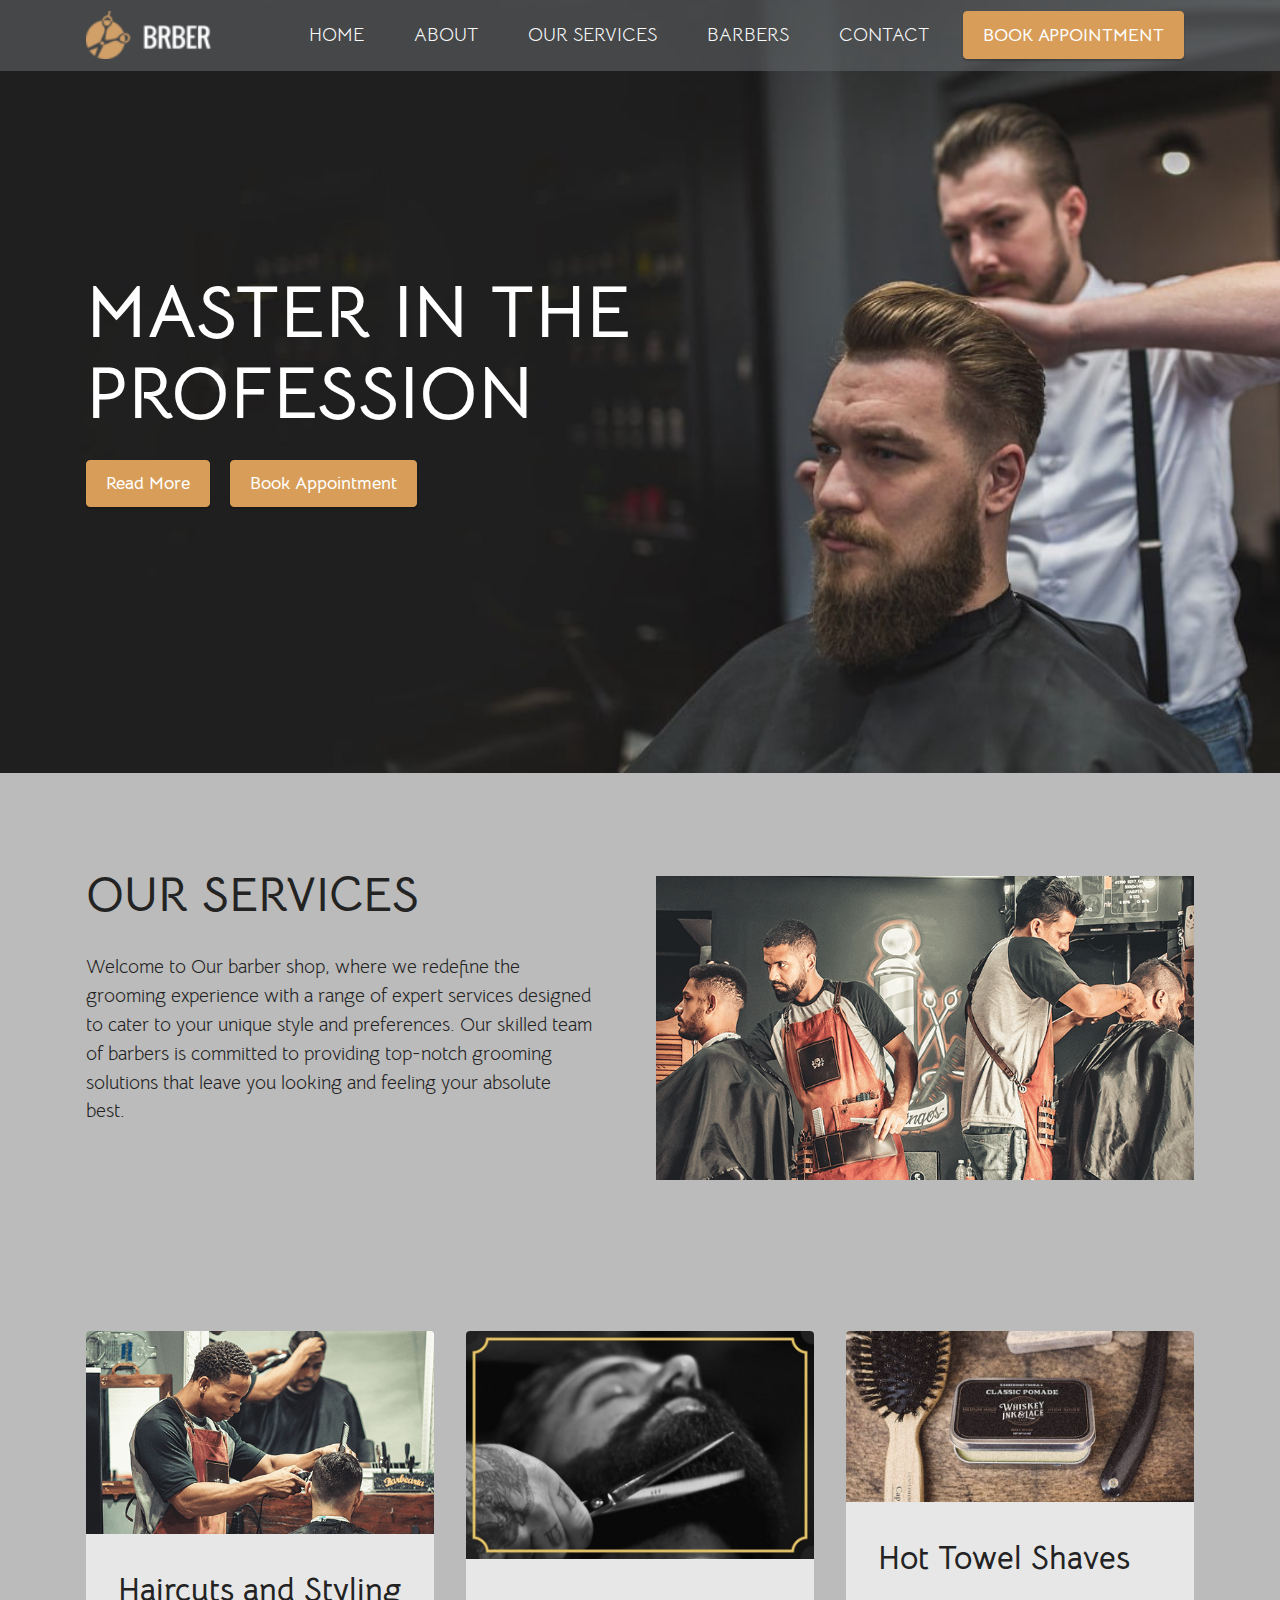
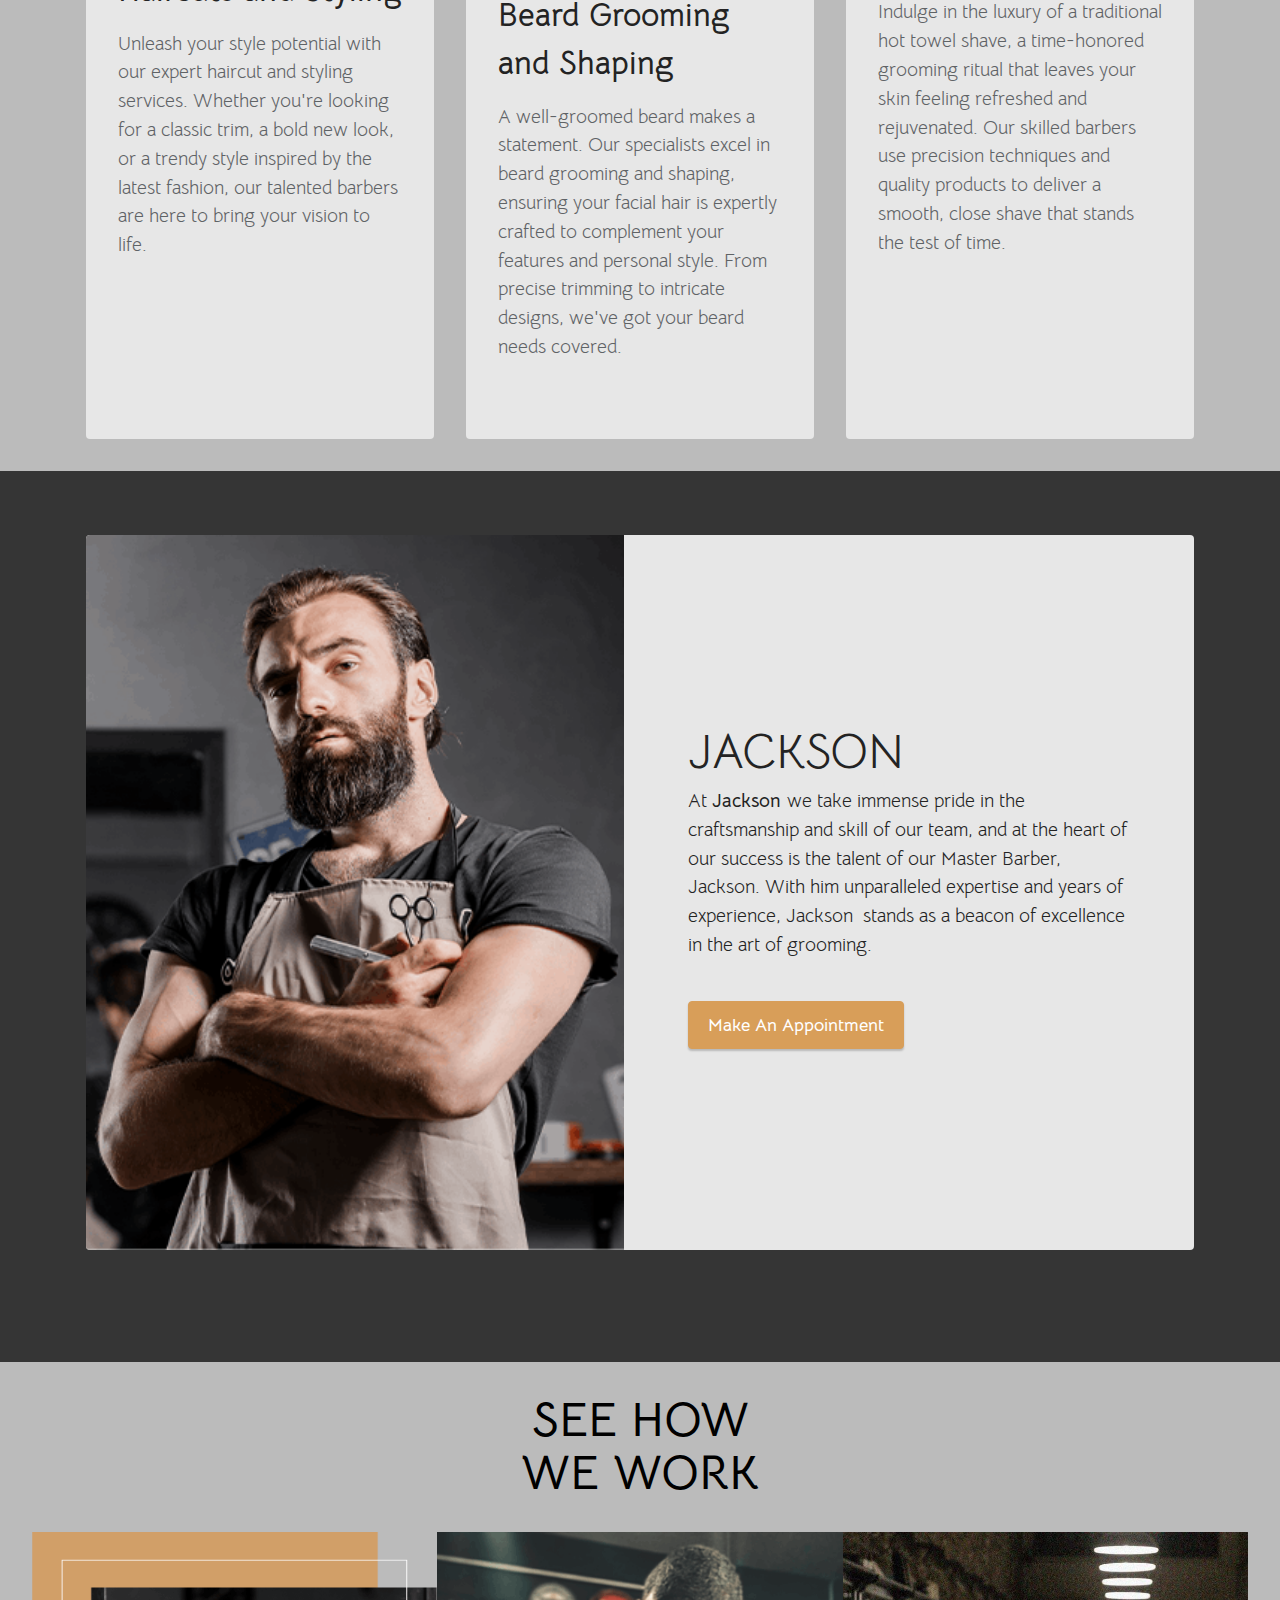
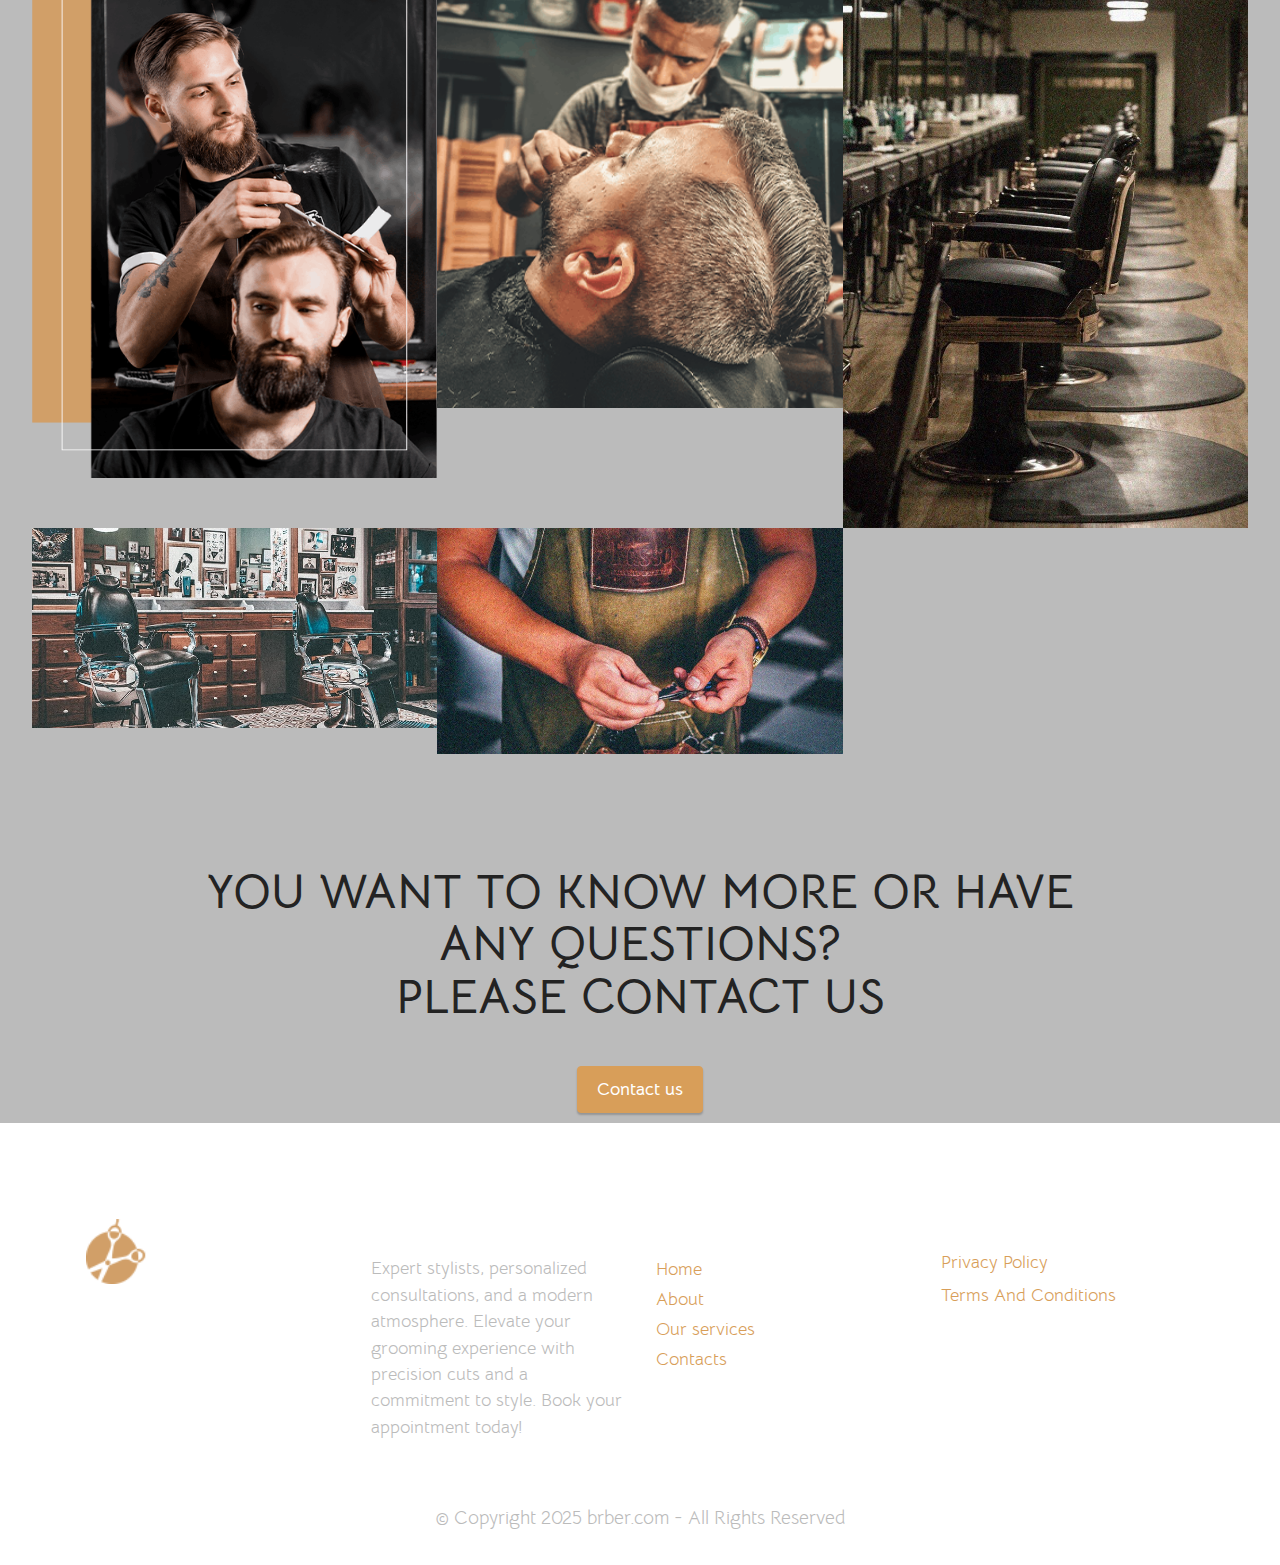
<file: index.html>
<!DOCTYPE html>
<html  >
<head>
  <meta charset="UTF-8">
  <meta http-equiv="X-UA-Compatible" content="IE=edge">
  <meta name="twitter:card" content="summary_large_image"/>
  <meta name="twitter:image:src" content="assets/images/index-meta.png">
  <meta property="og:image" content="assets/images/index-meta.png">
  <meta name="twitter:title" content="Home">
  <meta name="viewport" content="width=device-width, initial-scale=1, minimum-scale=1">
  <link rel="shortcut icon" href="assets/images/loder-43x48.png" type="image/x-icon">
  <meta name="description" content="">
  
  
  <title>Home</title>
  <link rel="stylesheet" href="assets/web/assets/mobirise-icons2/mobirise2.css">
  <link rel="stylesheet" href="assets/bootstrap/css/bootstrap.min.css">
  <link rel="stylesheet" href="assets/bootstrap/css/bootstrap-grid.min.css">
  <link rel="stylesheet" href="assets/bootstrap/css/bootstrap-reboot.min.css">
  <link rel="stylesheet" href="assets/parallax/jarallax.css">
  <link rel="stylesheet" href="assets/dropdown/css/style.css">
  <link rel="stylesheet" href="assets/socicon/css/styles.css">
  <link rel="stylesheet" href="assets/theme/css/style.css">
  <link rel="preload" href="https://fonts.googleapis.com/css?family=Bellota+Text:300,300i,400,400i,700,700i&display=swap" as="style" onload="this.onload=null;this.rel='stylesheet'">
  <noscript><link rel="stylesheet" href="https://fonts.googleapis.com/css?family=Bellota+Text:300,300i,400,400i,700,700i&display=swap"></noscript>
  <link rel="preload" as="style" href="assets/mobirise/css/mbr-additional.css"><link rel="stylesheet" href="assets/mobirise/css/mbr-additional.css" type="text/css">

  
  
  
</head>
<body>
  
  <section data-bs-version="5.1" class="menu menu1 cid-sFGMsvHDIa" once="menu" id="menu1-1">
    

    <nav class="navbar navbar-dropdown navbar-expand-lg">
        <div class="container">
            <div class="navbar-brand">
                <span class="navbar-logo">
                    <a href="index.html">
                        <img src="assets/images/logo-96x37.png" alt="Home" style="height: 3rem;">
                    </a>
                </span>
                
            </div>
            <button class="navbar-toggler" type="button" data-toggle="collapse" data-bs-toggle="collapse" data-target="#navbarSupportedContent" data-bs-target="#navbarSupportedContent" aria-controls="navbarNavAltMarkup" aria-expanded="false" aria-label="Toggle navigation">
                <div class="hamburger">
                    <span></span>
                    <span></span>
                    <span></span>
                    <span></span>
                </div>
            </button>
            <div class="collapse navbar-collapse" id="navbarSupportedContent">
                <ul class="navbar-nav nav-dropdown" data-app-modern-menu="true"><li class="nav-item"><a class="nav-link link text-white text-primary display-7" href="index.html">HOME</a></li><li class="nav-item"><a class="nav-link link text-white text-primary display-7" href="About_us.html">ABOUT</a></li>
                    <li class="nav-item"><a class="nav-link link text-white text-primary display-7" href="Our_services.html">OUR SERVICES</a></li>
                    <li class="nav-item"><a class="nav-link link text-white text-primary display-7" href="barbers.html">BARBERS</a>
                    </li><li class="nav-item"><a class="nav-link link text-white text-primary display-7" href="Contacts.html">CONTACT</a></li></ul>
                
                <div class="navbar-buttons mbr-section-btn"><a class="btn btn-primary display-4" href="Contacts.html">BOOK APPOINTMENT</a></div>
            </div>
        </div>
    </nav>
</section>

<section data-bs-version="5.1" class="header1 cid-sFGMfPD7iT" id="header1-0">

    

    

    <div class="container">
        <div class="row">
            <div class="col-12 col-lg-7">
                <h1 class="mbr-section-title mbr-fonts-style mb-3 display-1"><strong>MASTER IN THE PROFESSION</strong></h1>
                
                
                <div class="mbr-section-btn mt-3"><a class="btn btn-primary display-4" href="index.html#features12-6">Read More</a> <a class="btn btn-primary display-4" href="Contacts.html">Book Appointment</a></div>
            </div>
        </div>
    </div>
</section>

<section data-bs-version="5.1" class="features11 cid-sFGOTvnvck" id="features12-6">

    
    
    <div class="container">
        <div class="row align-items-center">
            <div class="col-12 col-lg">
                <div class="card-wrapper">
                    <div class="card-box">
                        <h4 class="card-title mbr-fonts-style mb-4 display-2"><strong>OUR SERVICES</strong></h4>
                        <p class="mbr-text mbr-fonts-style mb-4 display-7">
                            Welcome to Our barber shop, where we redefine the grooming experience with a range of expert services designed to cater to your unique style and preferences. Our skilled team of barbers is committed to providing top-notch grooming solutions that leave you looking and feeling your absolute best.<br></p>
                        <div class="mbr-text mbr-fonts-style counter-container display-7">
                            <div><br></div>
                        </div>
                        
                    </div>
                </div>
            </div>
            <div class="col-12 col-lg-6 md-pb">
                <div class="image-wrapper">
                    <img src="assets/images/gallery2-750x423.png" alt="our services">
                </div>
            </div>
        </div>
    </div>
</section>

<section data-bs-version="5.1" class="features3 cid-sFGNGNNW5A" id="features3-4">
    
    
    <div class="container">
        
        <div class="row mt-4">
            <div class="item features-image сol-12 col-md-6 col-lg-4">
                <div class="item-wrapper">
                    <div class="item-img">
                        <img src="assets/images/home-blog1-555x323.png" alt="cutting">
                    </div>
                    <div class="item-content">
                        <h5 class="item-title mbr-fonts-style display-5"><strong>Haircuts and Styling</strong></h5>
                        
                        <p class="mbr-text mbr-fonts-style mt-3 display-7">Unleash your style potential with our expert haircut and styling services. Whether you're looking for a classic trim, a bold new look, or a trendy style inspired by the latest fashion, our talented barbers are here to bring your vision to life.</p>
                    </div>
                    
                </div>
            </div>
            <div class="item features-image сol-12 col-md-6 col-lg-4">
                <div class="item-wrapper">
                    <div class="item-img">
                        <img src="assets/images/barber3-pic28-780x510.jpg" alt="beard growming and shaping">
                    </div>
                    <div class="item-content">
                        <h5 class="item-title mbr-fonts-style display-5"><div><strong>Beard Grooming and Shaping</strong></div></h5>
                        
                        <p class="mbr-text mbr-fonts-style mt-3 display-7">A well-groomed beard makes a statement. Our specialists excel in beard grooming and shaping, ensuring your facial hair is expertly crafted to complement your features and personal style. From precise trimming to intricate designs, we've got your beard needs covered.
<br>
<br></p>
                    </div>
                    
                </div>
            </div>
            <div class="item features-image сol-12 col-md-6 col-lg-4">
                <div class="item-wrapper">
                    <div class="item-img">
                        <img src="assets/images/barber3-pic12-780x384.jpg" alt="hot water and towel">
                    </div>
                    <div class="item-content">
                        <h5 class="item-title mbr-fonts-style display-5"><div><strong>Hot Towel Shaves</strong></div></h5>
                        
                        <p class="mbr-text mbr-fonts-style mt-3 display-7">Indulge in the luxury of a traditional hot towel shave, a time-honored grooming ritual that leaves your skin feeling refreshed and rejuvenated. Our skilled barbers use precision techniques and quality products to deliver a smooth, close shave that stands the test of time.
<br>
<br></p>
                    </div>
                    
                </div>
            </div>
        </div>
    </div>
</section>

<section data-bs-version="5.1" class="features6 cid-sFGS12H2E8" id="features7-7">
    <!---->
    

    
    <div class="container">
        <div class="card-wrapper">
            <div class="row align-items-center">
                <div class="col-12 col-lg-6">
                    <div class="image-wrapper">
                        <img src="assets/images/team3-360x479.png" alt="">
                    </div>
                </div>
                <div class="col-12 col-lg">
                    <div class="text-box">
                        <h5 class="mbr-title mbr-fonts-style display-2">JACKSON</h5>
                        <p class="mbr-text mbr-fonts-style display-7">At <strong>Jackson&nbsp;</strong>we take immense pride in the craftsmanship and skill of our team, and at the heart of our success is the talent of our Master Barber, Jackson. With him unparalleled expertise and years of experience, Jackson&nbsp; stands as a beacon of excellence in the art of grooming.</p>
                        
                        <div class="mbr-section-btn pt-3"><a href="Contacts.html" class="btn btn-primary display-4">Make An Appointment</a></div>
                    </div>
                </div>
            </div>
        </div>
    </div>
</section>

<section data-bs-version="5.1" class="gallery4 mbr-gallery cid-sFGSX04rSl" id="gallery4-b">
    

    

    <div class="container-fluid">
        <div class="mbr-section-head">
            <h3 class="mbr-section-title mbr-fonts-style align-center m-0 display-2"><strong>SEE HOW
</strong><div><strong>WE WORK</strong></div></h3>
            
        </div>
        <div class="row mbr-gallery mt-4">
            
            
            
            <div class="col-12 col-md-6 col-lg-4 item gallery-image active">
                <div class="item-wrapper" data-toggle="modal" data-bs-toggle="modal" data-target="#tYM4nwrzYR-modal" data-bs-target="#tYM4nwrzYR-modal">
                    <img class="w-100" src="assets/images/about-511x689.png" alt="hair cutting" data-slide-to="0" data-bs-slide-to="0" data-target="#lb-tYM4nwrzYR" data-bs-target="#lb-tYM4nwrzYR">
                    <div class="icon-wrapper">
                        <span class="mobi-mbri mobi-mbri-search mbr-iconfont mbr-iconfont-btn"></span>
                    </div>
                </div>
                
            </div><div class="col-12 col-md-6 col-lg-4 item gallery-image">
                <div class="item-wrapper" data-toggle="modal" data-bs-toggle="modal" data-target="#tYM4nwrzYR-modal" data-bs-target="#tYM4nwrzYR-modal">
                    <img class="w-100" src="assets/images/gallery4-360x423.png" alt="barber cutting" data-slide-to="1" data-bs-slide-to="1" data-target="#lb-tYM4nwrzYR" data-bs-target="#lb-tYM4nwrzYR">
                    <div class="icon-wrapper">
                        <span class="mobi-mbri mobi-mbri-search mbr-iconfont mbr-iconfont-btn"></span>
                    </div>
                </div>
                
            </div><div class="col-12 col-md-6 col-lg-4 item gallery-image">
                <div class="item-wrapper" data-toggle="modal" data-bs-toggle="modal" data-target="#tYM4nwrzYR-modal" data-bs-target="#tYM4nwrzYR-modal">
                    <img class="w-100" src="assets/images/barber3-pic16-780x1147.jpg" alt="shop " data-slide-to="2" data-bs-slide-to="2" data-target="#lb-tYM4nwrzYR" data-bs-target="#lb-tYM4nwrzYR">
                    <div class="icon-wrapper">
                        <span class="mobi-mbri mobi-mbri-search mbr-iconfont mbr-iconfont-btn"></span>
                    </div>
                </div>
                
            </div><div class="col-12 col-md-6 col-lg-4 item gallery-image">
                <div class="item-wrapper" data-toggle="modal" data-bs-toggle="modal" data-target="#tYM4nwrzYR-modal" data-bs-target="#tYM4nwrzYR-modal">
                    <img class="w-100" src="assets/images/barber3-pic11-780x384.jpg" alt="our shop" data-slide-to="3" data-bs-slide-to="3" data-target="#lb-tYM4nwrzYR" data-bs-target="#lb-tYM4nwrzYR">
                    <div class="icon-wrapper">
                        <span class="mobi-mbri mobi-mbri-search mbr-iconfont mbr-iconfont-btn"></span>
                    </div>
                </div>
                
            </div><div class="col-12 col-md-6 col-lg-4 item gallery-image">
                <div class="item-wrapper" data-toggle="modal" data-bs-toggle="modal" data-target="#tYM4nwrzYR-modal" data-bs-target="#tYM4nwrzYR-modal">
                    <img class="w-100" src="assets/images/barber3-pic17-780x434.jpg" alt="Gallery images" data-slide-to="4" data-bs-slide-to="4" data-target="#lb-tYM4nwrzYR" data-bs-target="#lb-tYM4nwrzYR">
                    <div class="icon-wrapper">
                        <span class="mobi-mbri mobi-mbri-search mbr-iconfont mbr-iconfont-btn"></span>
                    </div>
                </div>
                
            </div>
        </div>

        <div class="modal mbr-slider" tabindex="-1" role="dialog" aria-hidden="true" id="tYM4nwrzYR-modal">
            <div class="modal-dialog" role="document">
                <div class="modal-content">
                    <div class="modal-body">
                        <div class="carousel slide" id="lb-tYM4nwrzYR" data-interval="5000" data-bs-interval="5000">
                            <div class="carousel-inner">
                                
                                
                                
                                <div class="carousel-item active">
                                    <img class="d-block w-100" src="assets/images/about-511x689.png" alt="Mobirise Website Builder">
                                </div><div class="carousel-item">
                                    <img class="d-block w-100" src="assets/images/gallery4-360x423.png" alt="Mobirise Website Builder">
                                </div><div class="carousel-item">
                                    <img class="d-block w-100" src="assets/images/barber3-pic16-780x1147.jpg" alt="Mobirise Website Builder">
                                </div><div class="carousel-item">
                                    <img class="d-block w-100" src="assets/images/barber3-pic11-780x384.jpg" alt="Mobirise Website Builder">
                                </div><div class="carousel-item">
                                    <img class="d-block w-100" src="assets/images/barber3-pic17-780x434.jpg" alt="Mobirise Website Builder">
                                </div>
                            </div>
                            <ol class="carousel-indicators">
                                <li data-slide-to="0" data-bs-slide-to="0" class="active" data-target="#lb-tYM4nwrzYR" data-bs-target="#lb-tYM4nwrzYR"></li>
                                <li data-slide-to="1" data-bs-slide-to="1" data-target="#lb-tYM4nwrzYR" data-bs-target="#lb-tYM4nwrzYR"></li>
                                <li data-slide-to="2" data-bs-slide-to="2" data-target="#lb-tYM4nwrzYR" data-bs-target="#lb-tYM4nwrzYR"></li>
                                <li data-slide-to="3" data-bs-slide-to="3" data-target="#lb-tYM4nwrzYR" data-bs-target="#lb-tYM4nwrzYR"></li><li data-slide-to="4" data-bs-slide-to="4" data-target="#lb-tYM4nwrzYR" data-bs-target="#lb-tYM4nwrzYR"></li>
                            </ol>
                            <a role="button" href="" class="close" data-dismiss="modal" data-bs-dismiss="modal" aria-label="Close">
                            </a>
                            <a class="carousel-control-prev carousel-control" role="button" data-slide="prev" data-bs-slide="prev" href="#lb-tYM4nwrzYR">
                                <span class="mobi-mbri mobi-mbri-arrow-prev" aria-hidden="true"></span>
                                <span class="sr-only visually-hidden">Previous</span>
                            </a>
                            <a class="carousel-control-next carousel-control" role="button" data-slide="next" data-bs-slide="next" href="#lb-tYM4nwrzYR">
                                <span class="mobi-mbri mobi-mbri-arrow-next" aria-hidden="true"></span>
                                <span class="sr-only visually-hidden">Next</span>
                            </a>
                        </div>
                    </div>
                </div>
            </div>
        </div>
    </div>
</section>

<section data-bs-version="5.1" class="content4 cid-tYl8jMfImn" id="content4-b">
    

    
    
    <div class="container">
        <div class="row justify-content-center">
            <div class="title col-md-12 col-lg-10">
                <h3 class="mbr-section-title mbr-fonts-style align-center mb-4 display-2"><strong>YOU WANT TO KNOW MORE OR HAVE ANY QUESTIONS?
</strong><div><strong>PLEASE CONTACT US</strong></div></h3>
                
                <div class="mbr-section-btn align-center"><a class="btn btn-primary display-4" href="Contacts.html">Contact us</a></div>
            </div>
        </div>
    </div>
</section>

<section data-bs-version="5.1" class="footer4 cid-tYv7pNYfva mbr-parallax-background" once="footers" id="footer4-1b">

    

    
    
    <div class="container">
        <div class="row mbr-white">
            <div class="col-6 col-lg-3">
                <div class="media-wrap col-md-8 col-12">
                    <a href="index.html">
                        <img src="assets/images/logo2-footer-123x48.png" alt="footer logo">
                    </a>
                </div>
            </div>
            <div class="col-12 col-md-6 col-lg-3">
                <h5 class="mbr-section-subtitle mbr-fonts-style mb-2 display-7">
                    <strong>About</strong>
                </h5>
                <p class="mbr-text mbr-fonts-style mb-4 display-4">Expert stylists, personalized consultations, and a modern atmosphere. Elevate your grooming experience with precision cuts and a commitment to style. Book your appointment today!</p>
                
                
            </div>
            <div class="col-12 col-md-6 col-lg-3">
                <h5 class="mbr-section-subtitle mbr-fonts-style mb-2 display-7"><strong>Quick Links</strong></h5>
                <ul class="list mbr-fonts-style display-4">
                    <li class="mbr-text item-wrap"><a href="index.html" class="text-primary">Home</a></li>
                    <li class="mbr-text item-wrap"><a href="About_us.html" class="text-primary">About</a></li>
                    <li class="mbr-text item-wrap"><a href="Our_services.html" class="text-primary">Our services</a></li><a href="Our_services.html" class="text-primary">
                    </a><li class="mbr-text item-wrap"><a href="Contacts.html" class="text-primary">Contacts</a></li>
                </ul>
            </div>
            <div class="col-12 col-md-6 col-lg-3">
                <h5 class="mbr-section-subtitle mbr-fonts-style mb-2 display-7"><p><strong>Our Policies</strong></p></h5>
                <ul class="list mbr-fonts-style display-4"><p><a href="privacy_policy.html" class="text-primary">Privacy Policy</a></p><p><a href="Terms_and_conditions.html" class="text-primary">Terms And Conditions</a></p></ul>
            </div>
            <div class="col-12 mt-4">
                <p class="mbr-text mb-0 mbr-fonts-style copyright align-center display-7">
                    © Copyright 2025 brber.com - All Rights Reserved
                </p>
            </div>
        </div>
    </div>
</section><script src="assets/bootstrap/js/bootstrap.bundle.min.js"></script>  <script src="assets/parallax/jarallax.js"></script>  <script src="assets/smoothscroll/smooth-scroll.js"></script>  <script src="assets/ytplayer/index.js"></script>  <script src="assets/dropdown/js/navbar-dropdown.js"></script>  <script src="assets/theme/js/script.js"></script>  
  
  
</body>
</html>
</file>
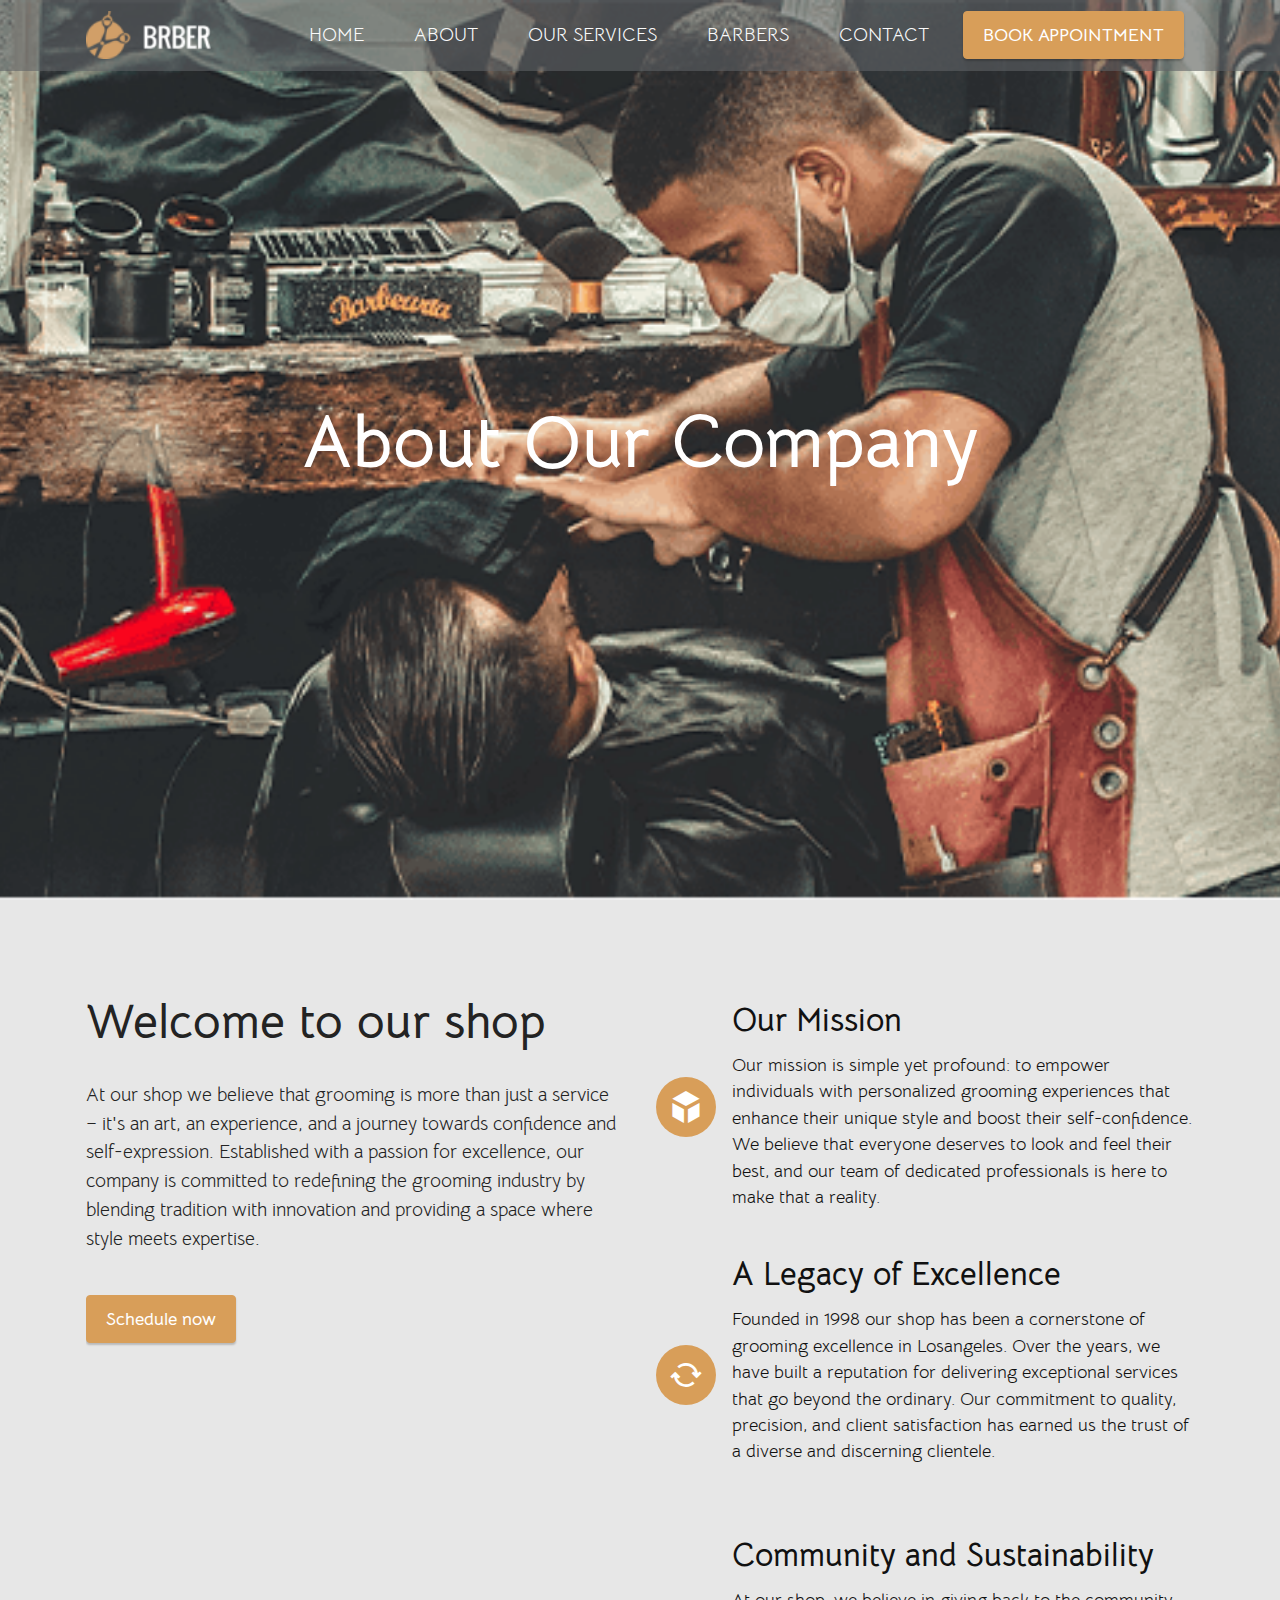
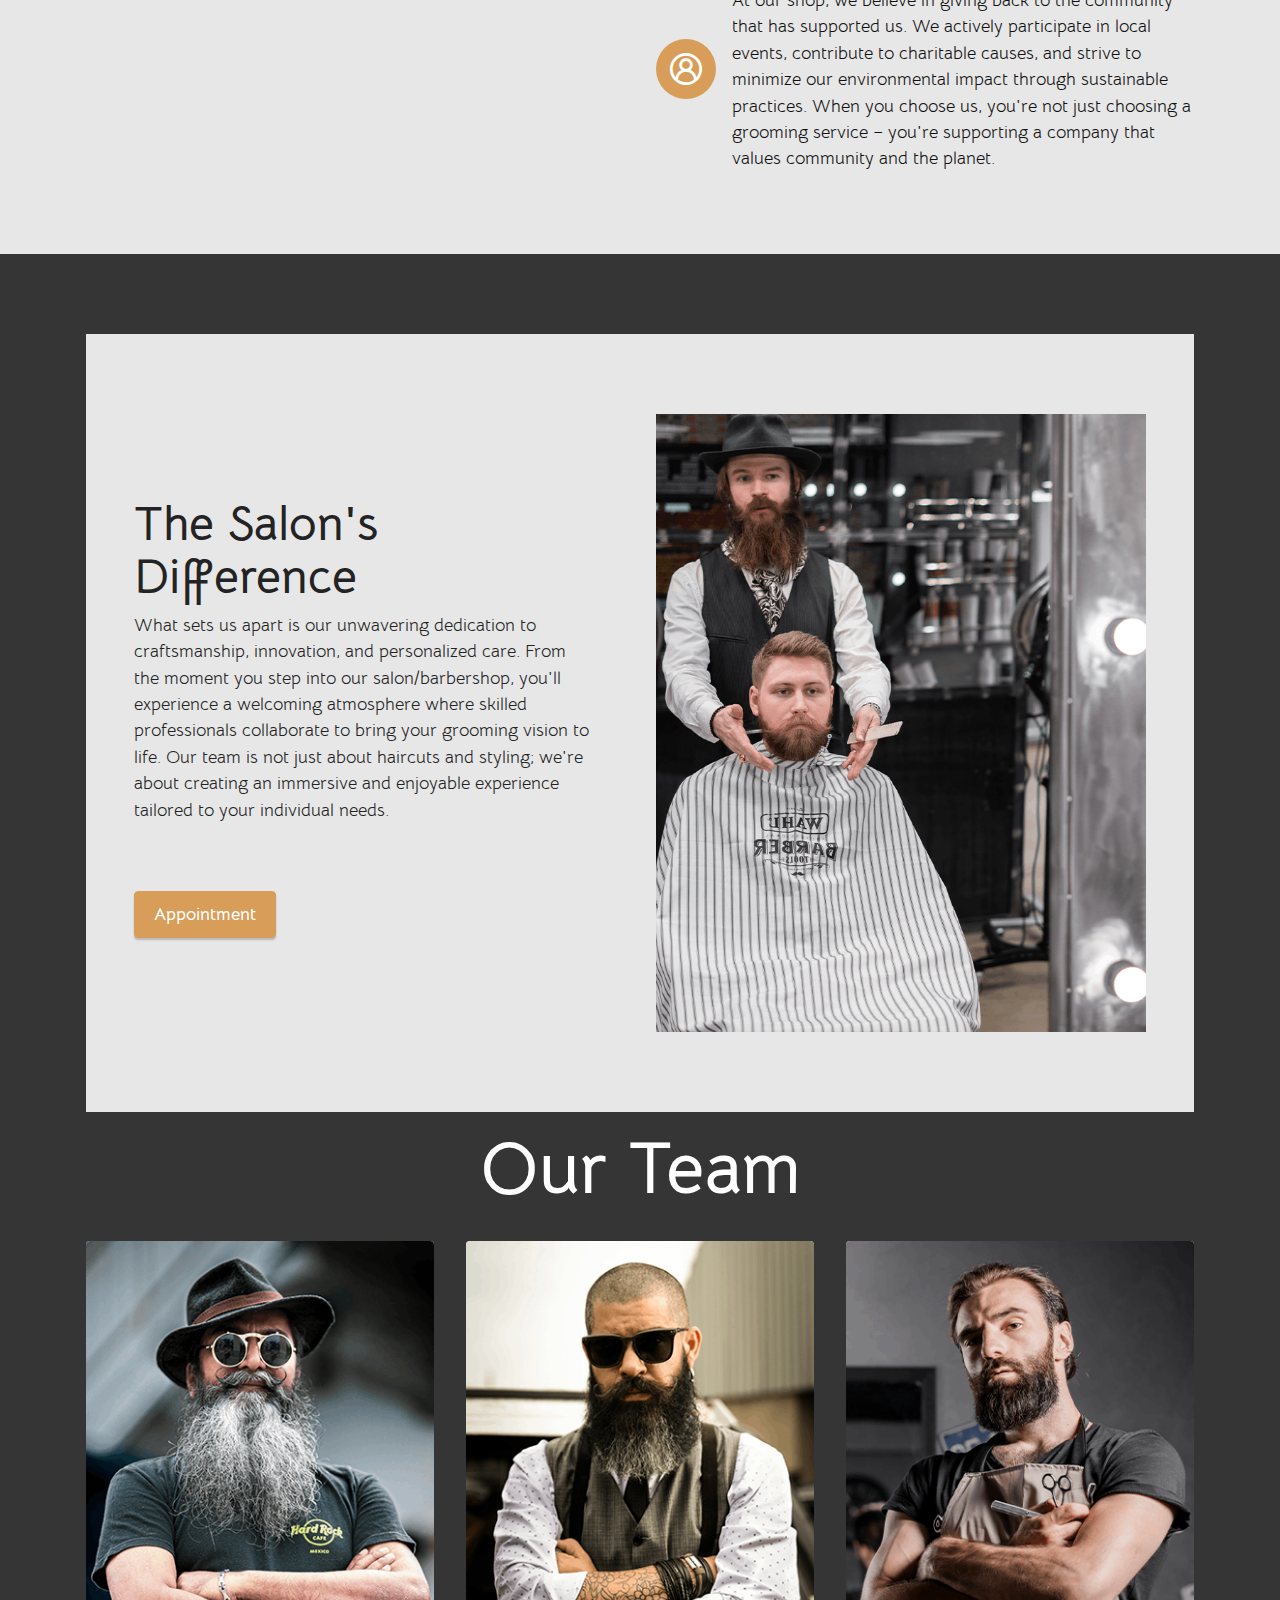
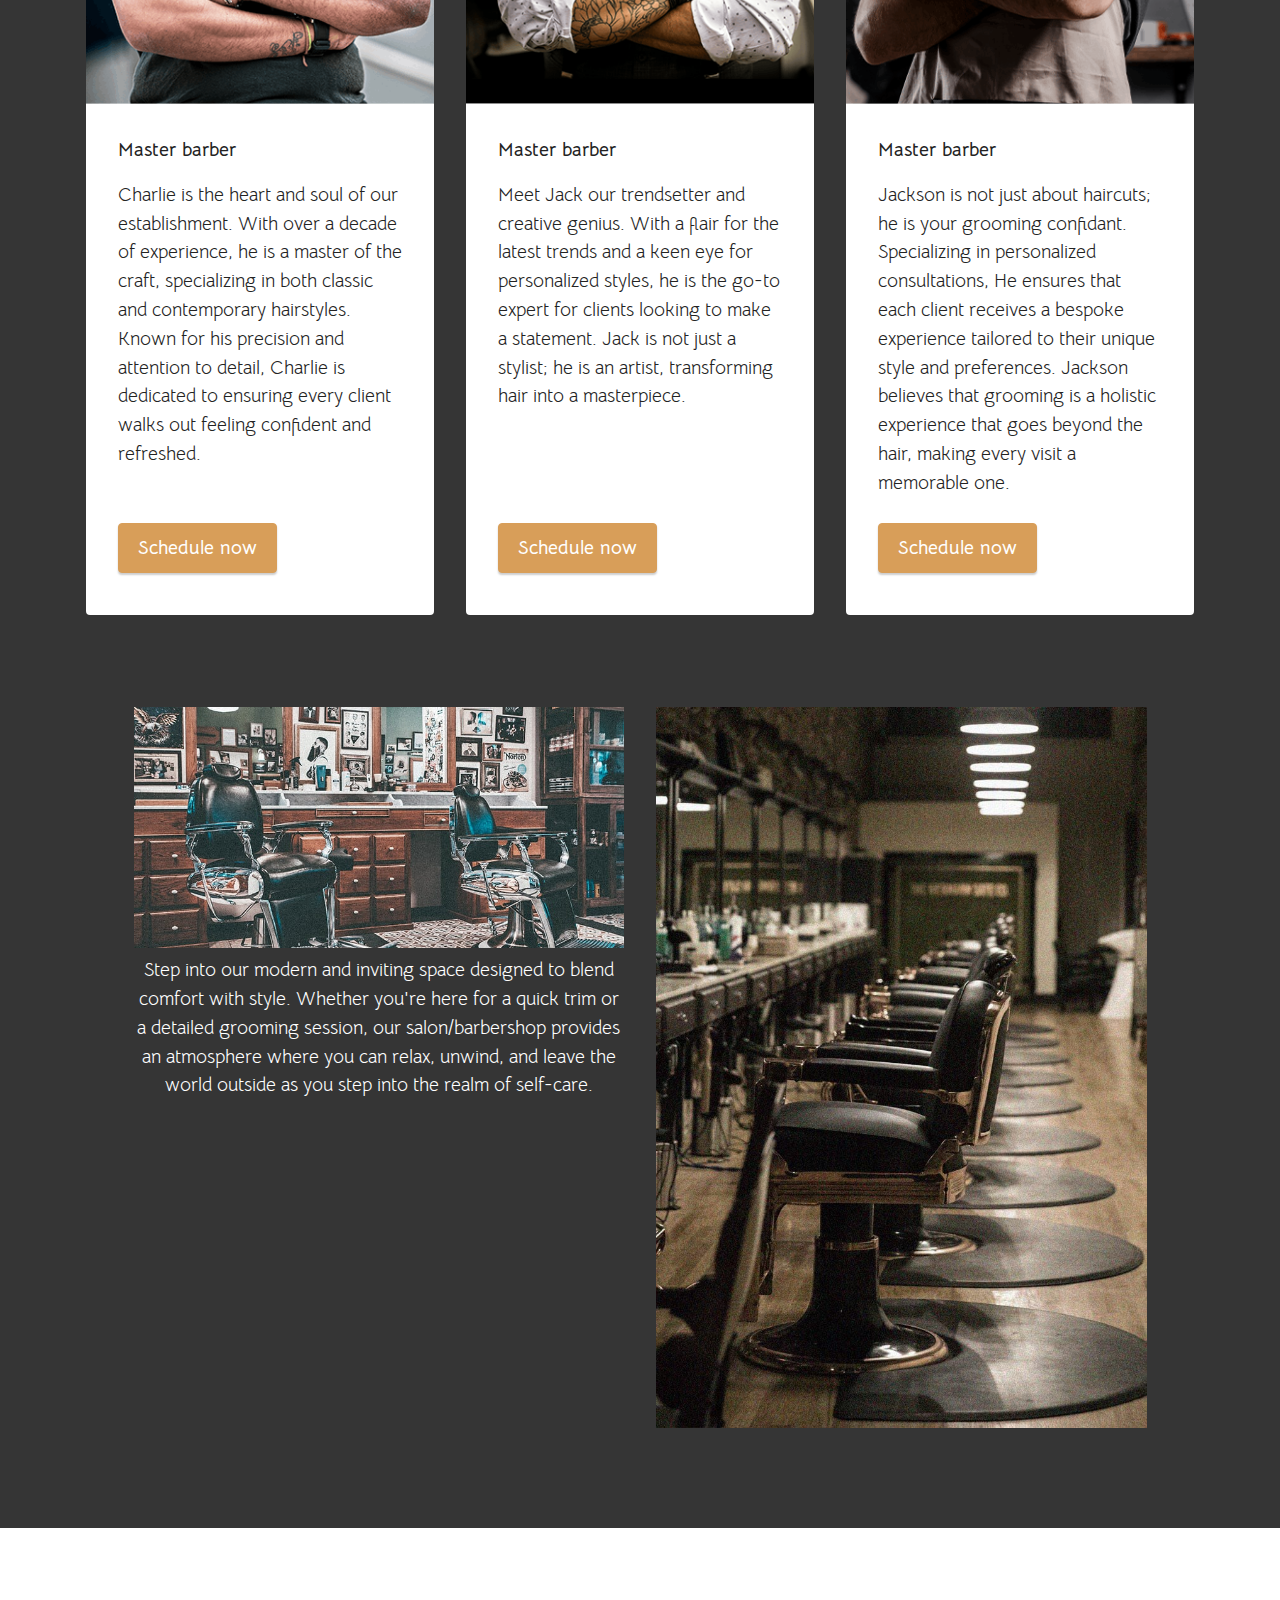
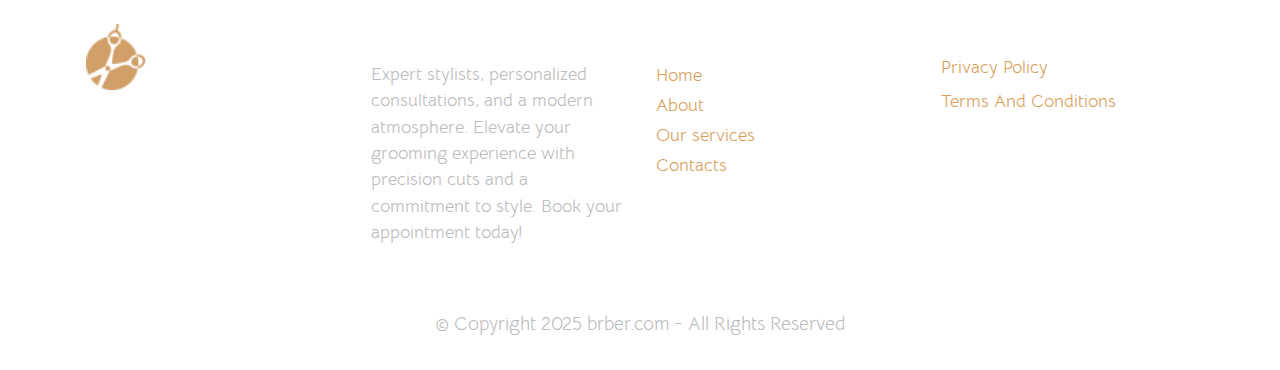
<file: About_us.html>
<!DOCTYPE html>
<html  >
<head>
  
  <meta charset="UTF-8">
  <meta http-equiv="X-UA-Compatible" content="IE=edge">
  
  <meta name="viewport" content="width=device-width, initial-scale=1, minimum-scale=1">
  <link rel="shortcut icon" href="assets/images/loder-43x48.png" type="image/x-icon">
  <meta name="description" content="">
  
  
  <title>About_Us</title>
  <link rel="stylesheet" href="assets/web/assets/mobirise-icons2/mobirise2.css">
  <link rel="stylesheet" href="assets/bootstrap/css/bootstrap.min.css">
  <link rel="stylesheet" href="assets/bootstrap/css/bootstrap-grid.min.css">
  <link rel="stylesheet" href="assets/bootstrap/css/bootstrap-reboot.min.css">
  <link rel="stylesheet" href="assets/parallax/jarallax.css">
  <link rel="stylesheet" href="assets/dropdown/css/style.css">
  <link rel="stylesheet" href="assets/socicon/css/styles.css">
  <link rel="stylesheet" href="assets/theme/css/style.css">
  <link rel="preload" href="https://fonts.googleapis.com/css?family=Bellota+Text:300,300i,400,400i,700,700i&display=swap" as="style" onload="this.onload=null;this.rel='stylesheet'">
  <noscript><link rel="stylesheet" href="https://fonts.googleapis.com/css?family=Bellota+Text:300,300i,400,400i,700,700i&display=swap"></noscript>
  <link rel="preload" as="style" href="assets/mobirise/css/mbr-additional.css"><link rel="stylesheet" href="assets/mobirise/css/mbr-additional.css" type="text/css">

  
  
  
</head>
<body>
  
  <section data-bs-version="5.1" class="menu menu1 cid-sFGMsvHDIa" once="menu" id="menu1-0">
    

    <nav class="navbar navbar-dropdown navbar-expand-lg">
        <div class="container">
            <div class="navbar-brand">
                <span class="navbar-logo">
                    <a href="index.html">
                        <img src="assets/images/logo-96x37.png" alt="Home" style="height: 3rem;">
                    </a>
                </span>
                
            </div>
            <button class="navbar-toggler" type="button" data-toggle="collapse" data-bs-toggle="collapse" data-target="#navbarSupportedContent" data-bs-target="#navbarSupportedContent" aria-controls="navbarNavAltMarkup" aria-expanded="false" aria-label="Toggle navigation">
                <div class="hamburger">
                    <span></span>
                    <span></span>
                    <span></span>
                    <span></span>
                </div>
            </button>
            <div class="collapse navbar-collapse" id="navbarSupportedContent">
                <ul class="navbar-nav nav-dropdown" data-app-modern-menu="true"><li class="nav-item"><a class="nav-link link text-white text-primary display-7" href="index.html">HOME</a></li><li class="nav-item"><a class="nav-link link text-white text-primary display-7" href="About_us.html">ABOUT</a></li>
                    <li class="nav-item"><a class="nav-link link text-white text-primary display-7" href="Our_services.html">OUR SERVICES</a></li>
                    <li class="nav-item"><a class="nav-link link text-white text-primary display-7" href="barbers.html">BARBERS</a>
                    </li><li class="nav-item"><a class="nav-link link text-white text-primary display-7" href="Contacts.html">CONTACT</a></li></ul>
                
                <div class="navbar-buttons mbr-section-btn"><a class="btn btn-primary display-4" href="Contacts.html">BOOK APPOINTMENT</a></div>
            </div>
        </div>
    </nav>
</section>

<section data-bs-version="5.1" class="header6 cid-tYk7wzzDlv mbr-fullscreen" id="header6-2">

    

    
    

    <div class="align-center container">
        <div class="row justify-content-center">
            <div class="col-12 col-lg-10">
                <h1 class="mbr-section-title mbr-fonts-style mbr-white mb-3 display-1"><strong>About Our Company</strong></h1>
                
                
                
            </div>
        </div>
    </div>
</section>

<section data-bs-version="5.1" class="features13 cid-tYpkMrp9eb" id="features13-c">

    

    
    
    <div class="container">
        <div class="row justify-content-center">
            <div class="col-12 col-lg-6">
                <div class="card-wrapper">
                    <div class="card-box align-left">
                        <h4 class="card-title mbr-fonts-style mb-4 display-2"><strong>Welcome to our shop</strong></h4>
                        <p class="mbr-text mbr-fonts-style mb-4 display-7">
                            At our shop we believe that grooming is more than just a service – it's an art, an experience, and a journey towards confidence and self-expression. Established with a passion for excellence, our company is committed to redefining the grooming industry by blending tradition with innovation and providing a space where style meets expertise.</p>
                        <div class="mbr-section-btn"><a class="btn btn-primary display-4" href="Contacts.html">Schedule now</a></div>
                    </div>
                </div>
            </div>
            <div class="col-12 col-lg-6">
                
                
                <div class="item features-without-image active">
                    <div class="item-wrapper mbr-flex">
                        <div class="icon-box">
                            <a href="index.html"><span class="mbr-iconfont socicon-sketchfab socicon"></span></a>
                        </div>
                        <div class="text-box">
                            <h4 class="icon-title mbr-black mbr-fonts-style display-5"><strong>Our Mission</strong></h4>
                            <h5 class="icon-text mbr-black mbr-fonts-style display-4">Our mission is simple yet profound: to empower individuals with personalized grooming experiences that enhance their unique style and boost their self-confidence. We believe that everyone deserves to look and feel their best, and our team of dedicated professionals is here to make that a reality.</h5>
                        </div>
                    </div>
                </div><div class="item features-without-image">
                    <div class="item-wrapper mbr-flex">
                        <div class="icon-box">
                            <span class="mbr-iconfont mobi-mbri-update mobi-mbri"></span>
                        </div>
                        <div class="text-box">
                            <h4 class="icon-title mbr-black mbr-fonts-style display-5"><strong>A Legacy of Excellence</strong></h4>
                            <h5 class="icon-text mbr-black mbr-fonts-style display-4">Founded in 1998 our shop has been a cornerstone of grooming excellence in Losangeles. Over the years, we have built a reputation for delivering exceptional services that go beyond the ordinary. Our commitment to quality, precision, and client satisfaction has earned us the trust of a diverse and discerning clientele.
<div>
</div><div><br></div></h5>
                        </div>
                    </div>
                </div><div class="item features-without-image">
                    <div class="item-wrapper mbr-flex">
                        <div class="icon-box">
                            <span class="mbr-iconfont mobi-mbri-user-2 mobi-mbri"></span>
                        </div>
                        <div class="text-box">
                            <h4 class="icon-title mbr-black mbr-fonts-style display-5"><strong>Community and Sustainability</strong></h4>
                            <h5 class="icon-text mbr-black mbr-fonts-style display-4">At our shop, we believe in giving back to the community that has supported us. We actively participate in local events, contribute to charitable causes, and strive to minimize our environmental impact through sustainable practices. When you choose us, you're not just choosing a grooming service – you're supporting a company that values community and the planet.
<div>
</div><div><br></div></h5>
                        </div>
                    </div>
                </div>
            </div>
        </div>
    </div>
</section>

<section data-bs-version="5.1" class="features16 cid-tYpqdicsQ7" id="features16-d">

    

    
    
    <div class="container">
        <div class="content-wrapper">
            <div class="row align-items-center">
                <div class="col-12 col-lg">
                    <div class="text-wrapper">
                        <h6 class="card-title mbr-fonts-style display-2"><strong>The Salon's Difference</strong></h6>
                        <p class="mbr-text mbr-fonts-style mb-4 display-4">What sets us apart is our unwavering dedication to craftsmanship, innovation, and personalized care. From the moment you step into our salon/barbershop, you'll experience a welcoming atmosphere where skilled professionals collaborate to bring your grooming vision to life. Our team is not just about haircuts and styling; we're about creating an immersive and enjoyable experience tailored to your individual needs.
<br>
<br></p>
                        <div class="mbr-section-btn mt-3"><a class="btn btn-primary display-4" href="Contacts.html">Appointment</a></div>
                    </div>
                </div>
                <div class="col-12 col-lg-6">
                    <div class="image-wrapper">
                        <img src="assets/images/pricing1-690x870.png" alt="creative">
                    </div>
                </div>
            </div>
        </div>
    </div>
</section>

<section data-bs-version="5.1" class="features3 cid-tYk8dG2S0Q" id="features3-3">
    
    
    <div class="container">
        <div class="mbr-section-head">
            <h4 class="mbr-section-title mbr-fonts-style align-center mb-0 display-1"><strong>Our Team</strong></h4>
            
        </div>
        <div class="row mt-4">
            <div class="item features-image сol-12 col-md-6 col-lg-4">
                <div class="item-wrapper">
                    <div class="item-img">
                        <img src="assets/images/team2-360x479.png" alt="barber">
                    </div>
                    <div class="item-content">
                        <h5 class="item-title mbr-fonts-style display-7"><strong>Master barber</strong></h5>
                        
                        <p class="mbr-text mbr-fonts-style mt-3 display-7">Charlie is the heart and soul of our establishment. With over a decade of experience, he is a master of the craft, specializing in both classic and contemporary hairstyles. Known for his precision and attention to detail, Charlie is dedicated to ensuring every client walks out feeling confident and refreshed.</p>
                    </div>
                    <div class="mbr-section-btn item-footer mt-2"><a href="Contacts.html" class="btn btn-primary item-btn display-7" target="_blank">Schedule now</a></div>
                </div>
            </div>
            <div class="item features-image сol-12 col-md-6 col-lg-4">
                <div class="item-wrapper">
                    <div class="item-img">
                        <img src="assets/images/team1-360x479.png" alt="barber">
                    </div>
                    <div class="item-content">
                        <h5 class="item-title mbr-fonts-style display-7"><strong>Master barber</strong></h5>
                        
                        <p class="mbr-text mbr-fonts-style mt-3 display-7">Meet Jack our trendsetter and creative genius. With a flair for the latest trends and a keen eye for personalized styles, he is the go-to expert for clients looking to make a statement. Jack is not just a stylist; he is an artist, transforming hair into a masterpiece.</p>
                    </div>
                    <div class="mbr-section-btn item-footer mt-2"><a href="Contacts.html" class="btn btn-primary item-btn display-7" target="_blank">Schedule now</a></div>
                </div>
            </div>
            <div class="item features-image сol-12 col-md-6 col-lg-4">
                <div class="item-wrapper">
                    <div class="item-img">
                        <img src="assets/images/team3-360x479.png" alt="barber">
                    </div>
                    <div class="item-content">
                        <h5 class="item-title mbr-fonts-style display-7"><strong>Master barber</strong></h5>
                        
                        <p class="mbr-text mbr-fonts-style mt-3 display-7">Jackson is not just about haircuts; he is your grooming confidant. Specializing in personalized consultations, He ensures that each client receives a bespoke experience tailored to their unique style and preferences. Jackson believes that grooming is a holistic experience that goes beyond the hair, making every visit a memorable one.<br></p>
                    </div>
                    <div class="mbr-section-btn item-footer mt-2"><a href="Contacts.html" class="btn btn-primary item-btn display-7" target="_blank">Schedule now</a></div>
                </div>
            </div>
        </div>
    </div>
</section>

<section data-bs-version="5.1" class="image5 cid-tYqleTh3Ek" id="image5-1a">
    
    
    
    <div class="container">
        <div class="row">
            <div class="col-12 col-md-11">
                <div class="row">
                    <div class="col-12 col-lg-6">
                        <div class="img-item mb-3">
                            <img src="assets/images/barber3-pic11-780x384.jpg" alt="our shop">
                            <p class="mbr-fonts-style align-center mt-2 display-7">Step into our modern and inviting space designed to blend comfort with style. Whether you're here for a quick trim or a detailed grooming session, our salon/barbershop provides an atmosphere where you can relax, unwind, and leave the world outside as you step into the realm of self-care.
<br>
<br></p>
                        </div>
                    </div>
                    <div class="col-12 col-lg">
                        <div class="img-item mb-3">
                            <img src="assets/images/barber3-pic16-780x1147.jpg" alt="our barber shop">
                            <p class="mbr-fonts-style align-center mt-2 display-7"></p>
                        </div>
                    </div>
                </div>
            </div>
        </div>
    </div>
</section>

<section data-bs-version="5.1" class="footer4 cid-tYv7pNYfva mbr-parallax-background" once="footers" id="footer4-1b">

    

    
    
    <div class="container">
        <div class="row mbr-white">
            <div class="col-6 col-lg-3">
                <div class="media-wrap col-md-8 col-12">
                    <a href="index.html">
                        <img src="assets/images/logo2-footer-123x48.png" alt="footer logo">
                    </a>
                </div>
            </div>
            <div class="col-12 col-md-6 col-lg-3">
                <h5 class="mbr-section-subtitle mbr-fonts-style mb-2 display-7">
                    <strong>About</strong>
                </h5>
                <p class="mbr-text mbr-fonts-style mb-4 display-4">Expert stylists, personalized consultations, and a modern atmosphere. Elevate your grooming experience with precision cuts and a commitment to style. Book your appointment today!</p>
                
                
            </div>
            <div class="col-12 col-md-6 col-lg-3">
                <h5 class="mbr-section-subtitle mbr-fonts-style mb-2 display-7"><strong>Quick Links</strong></h5>
                <ul class="list mbr-fonts-style display-4">
                    <li class="mbr-text item-wrap"><a href="index.html" class="text-primary">Home</a></li>
                    <li class="mbr-text item-wrap"><a href="About_us.html" class="text-primary">About</a></li>
                    <li class="mbr-text item-wrap"><a href="Our_services.html" class="text-primary">Our services</a></li><a href="Our_services.html" class="text-primary">
                    </a><li class="mbr-text item-wrap"><a href="Contacts.html" class="text-primary">Contacts</a></li>
                </ul>
            </div>
            <div class="col-12 col-md-6 col-lg-3">
                <h5 class="mbr-section-subtitle mbr-fonts-style mb-2 display-7"><p><strong>Our Policies</strong></p></h5>
                <ul class="list mbr-fonts-style display-4"><p><a href="privacy_policy.html" class="text-primary">Privacy Policy</a></p><p><a href="Terms_and_conditions.html" class="text-primary">Terms And Conditions</a></p></ul>
            </div>
            <div class="col-12 mt-4">
                <p class="mbr-text mb-0 mbr-fonts-style copyright align-center display-7">
                    © Copyright 2025 brber.com - All Rights Reserved
                </p>
            </div>
        </div>
    </div>
</section>

<script src="assets/bootstrap/js/bootstrap.bundle.min.js"></script>  <script src="assets/parallax/jarallax.js"></script>  <script src="assets/smoothscroll/smooth-scroll.js"></script>  <script src="assets/ytplayer/index.js"></script>  <script src="assets/dropdown/js/navbar-dropdown.js"></script>  <script src="assets/theme/js/script.js"></script>  
  
  
</body>
</html>
</file>
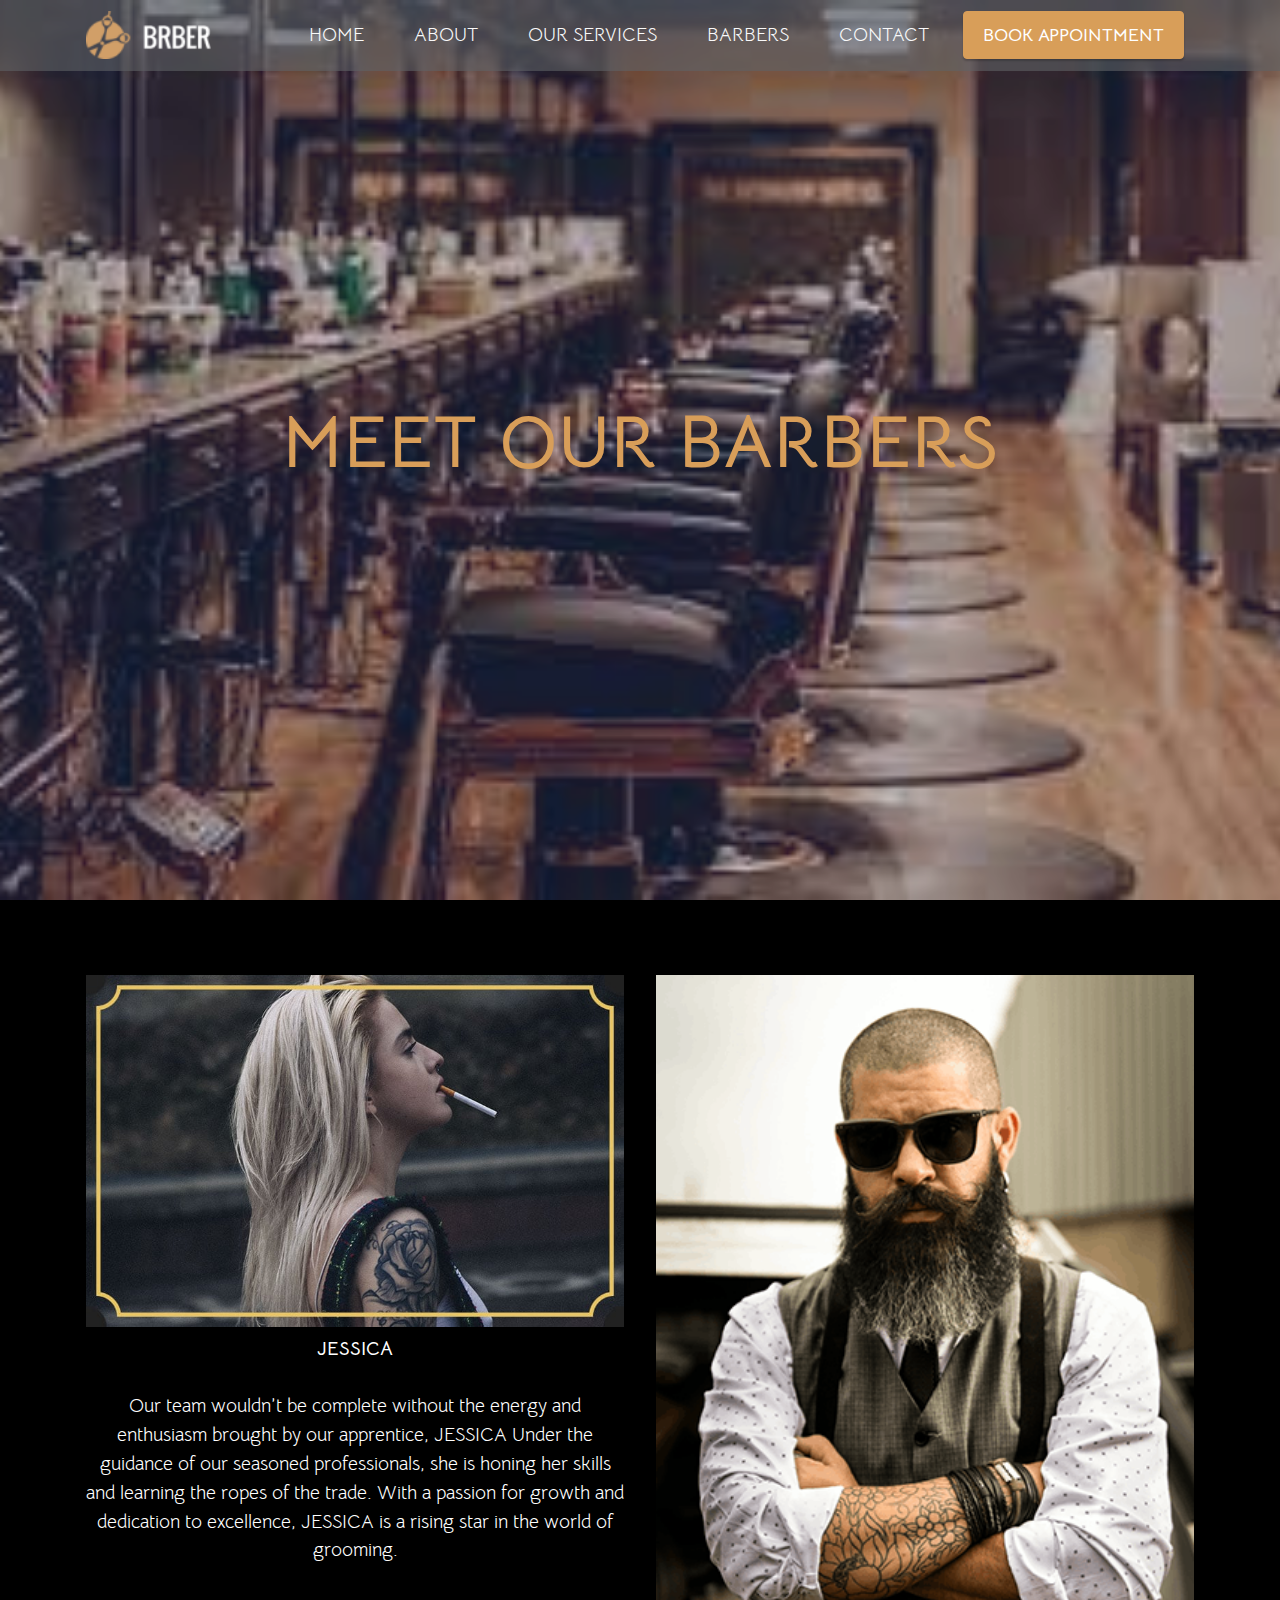
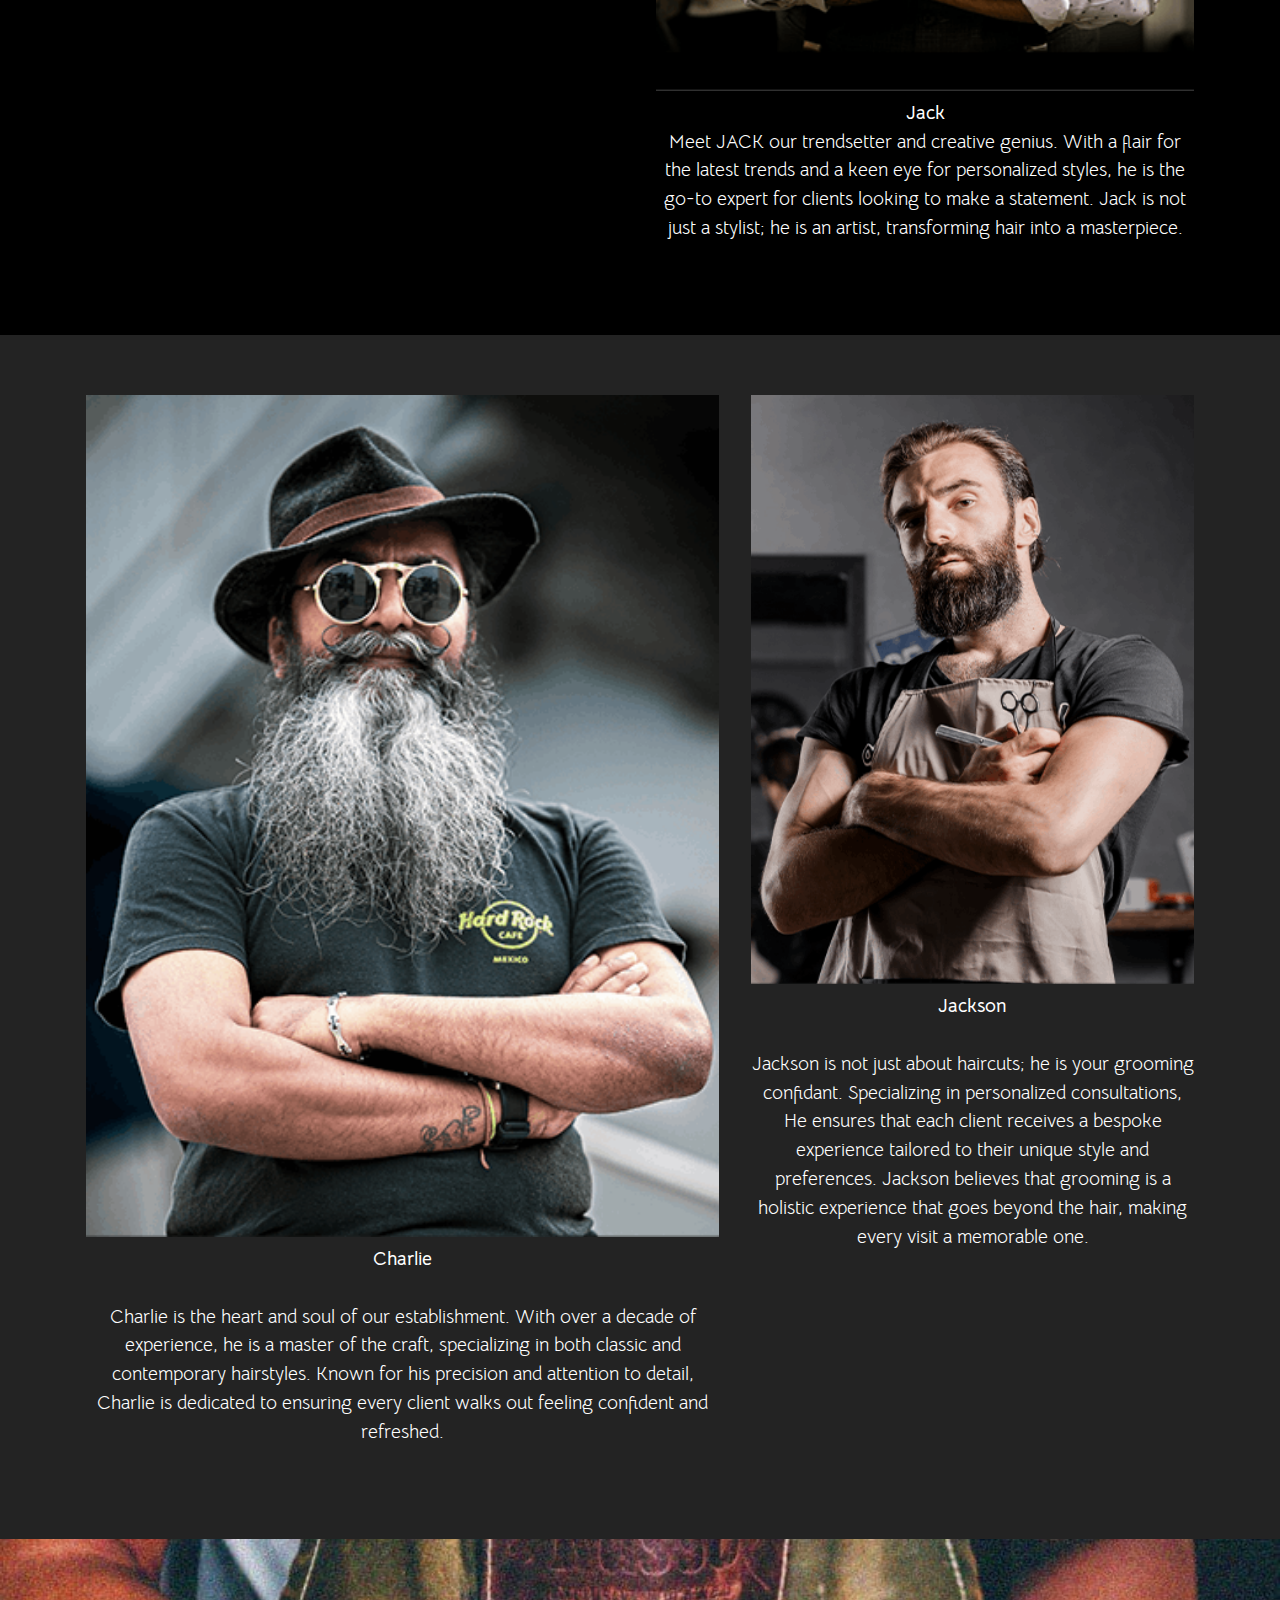
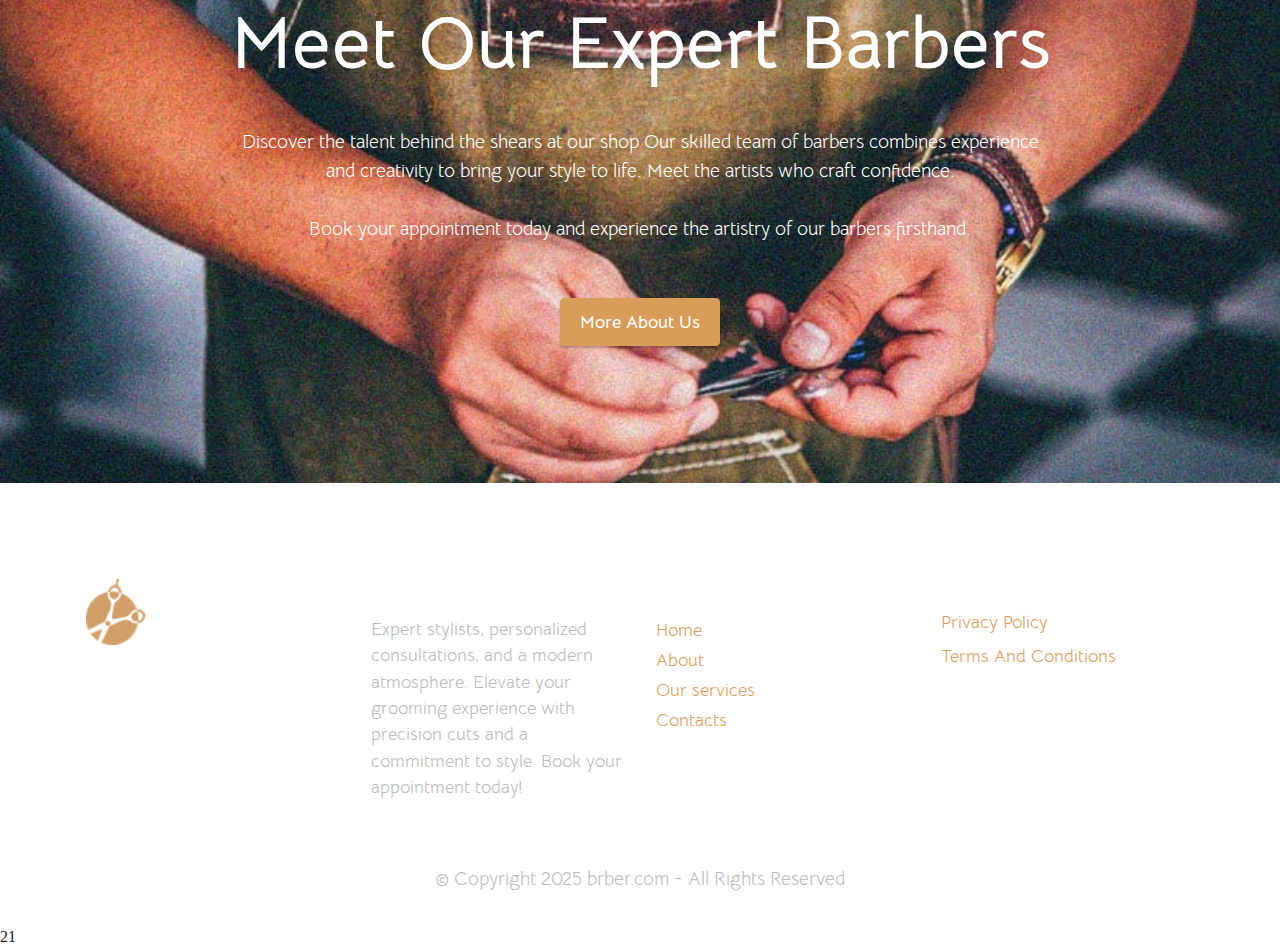
<file: barbers.html>
<!DOCTYPE html>
<html  >
<head>
  <meta charset="UTF-8">
  <meta http-equiv="X-UA-Compatible" content="IE=edge">
  <meta name="viewport" content="width=device-width, initial-scale=1, minimum-scale=1">
  <link rel="shortcut icon" href="assets/images/loder-43x48.png" type="image/x-icon">
  <meta name="description" content="">
  
  
  <title>Barbers</title>
  <link rel="stylesheet" href="assets/bootstrap/css/bootstrap.min.css">
  <link rel="stylesheet" href="assets/bootstrap/css/bootstrap-grid.min.css">
  <link rel="stylesheet" href="assets/bootstrap/css/bootstrap-reboot.min.css">
  <link rel="stylesheet" href="assets/parallax/jarallax.css">
  <link rel="stylesheet" href="assets/dropdown/css/style.css">
  <link rel="stylesheet" href="assets/socicon/css/styles.css">
  <link rel="stylesheet" href="assets/theme/css/style.css">
  <link rel="preload" href="https://fonts.googleapis.com/css?family=Bellota+Text:300,300i,400,400i,700,700i&display=swap" as="style" onload="this.onload=null;this.rel='stylesheet'">
  <noscript><link rel="stylesheet" href="https://fonts.googleapis.com/css?family=Bellota+Text:300,300i,400,400i,700,700i&display=swap"></noscript>
  <link rel="preload" as="style" href="assets/mobirise/css/mbr-additional.css"><link rel="stylesheet" href="assets/mobirise/css/mbr-additional.css" type="text/css">

  
  
  
</head>
<body>
  
  <section data-bs-version="5.1" class="menu menu1 cid-sFGMsvHDIa" once="menu" id="menu1-1m">
    

    <nav class="navbar navbar-dropdown navbar-expand-lg">
        <div class="container">
            <div class="navbar-brand">
                <span class="navbar-logo">
                    <a href="index.html">
                        <img src="assets/images/logo-96x37.png" alt="Home" style="height: 3rem;">
                    </a>
                </span>
                
            </div>
            <button class="navbar-toggler" type="button" data-toggle="collapse" data-bs-toggle="collapse" data-target="#navbarSupportedContent" data-bs-target="#navbarSupportedContent" aria-controls="navbarNavAltMarkup" aria-expanded="false" aria-label="Toggle navigation">
                <div class="hamburger">
                    <span></span>
                    <span></span>
                    <span></span>
                    <span></span>
                </div>
            </button>
            <div class="collapse navbar-collapse" id="navbarSupportedContent">
                <ul class="navbar-nav nav-dropdown" data-app-modern-menu="true"><li class="nav-item"><a class="nav-link link text-white text-primary display-7" href="index.html">HOME</a></li><li class="nav-item"><a class="nav-link link text-white text-primary display-7" href="About_us.html">ABOUT</a></li>
                    <li class="nav-item"><a class="nav-link link text-white text-primary display-7" href="Our_services.html">OUR SERVICES</a></li>
                    <li class="nav-item"><a class="nav-link link text-white text-primary display-7" href="barbers.html">BARBERS</a>
                    </li><li class="nav-item"><a class="nav-link link text-white text-primary display-7" href="Contacts.html">CONTACT</a></li></ul>
                
                <div class="navbar-buttons mbr-section-btn"><a class="btn btn-primary display-4" href="Contacts.html">BOOK APPOINTMENT</a></div>
            </div>
        </div>
    </nav>
</section>

<section data-bs-version="5.1" class="header6 cid-tYBaNv9hWm mbr-fullscreen" id="header6-1t">

    

    
    <div class="mbr-overlay" style="opacity: 0.2; background-color: rgb(68, 121, 217);"></div>

    <div class="align-center container">
        <div class="row justify-content-center">
            <div class="col-12 col-lg-10">
                <h1 class="mbr-section-title mbr-fonts-style mbr-white mb-3 display-1"><strong>MEET OUR BARBERS</strong></h1>
                
                
                
            </div>
        </div>
    </div>
</section>

<section data-bs-version="5.1" class="image5 cid-tYBchxqtYQ" id="image5-1v">
    
    
    
    <div class="container">
        <div class="row">
            <div class="col-12 col-md-12">
                <div class="row">
                    <div class="col-12 col-lg-6">
                        <div class="img-item mb-3">
                            <img src="assets/images/barber3-pic37-780x510.jpg" alt="">
                            <p class="mbr-fonts-style align-center mt-2 display-7"><strong>JESSICA
</strong><br><br>Our team wouldn’t be complete without the energy and enthusiasm brought by our apprentice, JESSICA Under the guidance of our seasoned professionals, she is honing her skills and learning the ropes of the trade. With a passion for growth and dedication to excellence, JESSICA is a rising star in the world of grooming.</p>
                        </div>
                    </div>
                    <div class="col-12 col-lg">
                        <div class="img-item mb-3">
                            <img src="assets/images/team1-360x479.png" alt="brber">
                            <p class="mbr-fonts-style align-center mt-2 display-7"><strong>Jack</strong><br>Meet JACK our trendsetter and creative genius. With a flair for the latest trends and a keen eye for personalized styles, he is the go-to expert for clients looking to make a statement. Jack is not just a stylist; he is an artist, transforming hair into a masterpiece.</p>
                        </div>
                    </div>
                </div>
            </div>
        </div>
    </div>
</section>

<section data-bs-version="5.1" class="image5 cid-tYBeJexYHh" id="image5-1y">
    
    
    
    <div class="container">
        <div class="row">
            <div class="col-12 col-md-12">
                <div class="row">
                    <div class="col-12 col-lg-7">
                        <div class="img-item mb-3">
                            <img src="assets/images/team2-360x479.png" alt="barbe">
                            <p class="mbr-fonts-style align-center mt-2 display-7"><strong>Charlie</strong><br><em><br></em>Charlie is the heart and soul of our establishment. With over a decade of experience, he is a master of the craft, specializing in both classic and contemporary hairstyles. Known for his precision and attention to detail, Charlie is dedicated to ensuring every client walks out feeling confident and refreshed.</p>
                        </div>
                    </div>
                    <div class="col-12 col-lg">
                        <div class="img-item mb-3">
                            <img src="assets/images/team3-360x479.png" alt="barber">
                            <p class="mbr-fonts-style align-center mt-2 display-7"><strong>Jackson</strong><br><br>Jackson is not just about haircuts; he is your grooming confidant. Specializing in personalized consultations, He ensures that each client receives a bespoke experience tailored to their unique style and preferences. Jackson believes that grooming is a holistic experience that goes beyond the hair, making every visit a memorable one.</p>
                        </div>
                    </div>
                </div>
            </div>
        </div>
    </div>
</section>

<section data-bs-version="5.1" class="header6 cid-tYBkVdSmXV" id="header6-20">

    

    
    <div class="mbr-overlay" style="opacity: 0; background-color: rgb(68, 121, 217);"></div>

    <div class="align-center container">
        <div class="row justify-content-center">
            <div class="col-12 col-lg-9">
                <h1 class="mbr-section-title mbr-fonts-style mbr-white mb-3 display-1"><strong>Meet Our Expert Barbers</strong></h1>
                
                <p class="mbr-text mbr-white mbr-fonts-style display-7"><br>Discover the talent behind the shears at our shop Our skilled team of barbers combines experience and creativity to bring your style to life. Meet the artists who craft confidence.
<br>
<br>Book your appointment today and experience the artistry of our barbers firsthand.
<br>
<br></p>
                <div class="mbr-section-btn mt-3"><a class="btn btn-primary display-4" href="About_us.html">More About Us</a></div>
            </div>
        </div>
    </div>
</section>

<section data-bs-version="5.1" class="footer4 cid-tYv7pNYfva mbr-parallax-background" once="footers" id="footer4-1n">

    

    
    
    <div class="container">
        <div class="row mbr-white">
            <div class="col-6 col-lg-3">
                <div class="media-wrap col-md-8 col-12">
                    <a href="index.html">
                        <img src="assets/images/logo2-footer-123x48.png" alt="footer logo">
                    </a>
                </div>
            </div>
            <div class="col-12 col-md-6 col-lg-3">
                <h5 class="mbr-section-subtitle mbr-fonts-style mb-2 display-7">
                    <strong>About</strong>
                </h5>
                <p class="mbr-text mbr-fonts-style mb-4 display-4">Expert stylists, personalized consultations, and a modern atmosphere. Elevate your grooming experience with precision cuts and a commitment to style. Book your appointment today!</p>
                
                
            </div>
            <div class="col-12 col-md-6 col-lg-3">
                <h5 class="mbr-section-subtitle mbr-fonts-style mb-2 display-7"><strong>Quick Links</strong></h5>
                <ul class="list mbr-fonts-style display-4">
                    <li class="mbr-text item-wrap"><a href="index.html" class="text-primary">Home</a></li>
                    <li class="mbr-text item-wrap"><a href="About_us.html" class="text-primary">About</a></li>
                    <li class="mbr-text item-wrap"><a href="Our_services.html" class="text-primary">Our services</a></li><a href="Our_services.html" class="text-primary">
                    </a><li class="mbr-text item-wrap"><a href="Contacts.html" class="text-primary">Contacts</a></li>
                </ul>
            </div>
            <div class="col-12 col-md-6 col-lg-3">
                <h5 class="mbr-section-subtitle mbr-fonts-style mb-2 display-7"><p><strong>Our Policies</strong></p></h5>
                <ul class="list mbr-fonts-style display-4"><p><a href="privacy_policy.html" class="text-primary">Privacy Policy</a></p><p><a href="Terms_and_conditions.html" class="text-primary">Terms And Conditions</a></p></ul>
            </div>
            <div class="col-12 mt-4">
                <p class="mbr-text mb-0 mbr-fonts-style copyright align-center display-7">
                    © Copyright 2025 brber.com - All Rights Reserved
                </p>
            </div>
        </div>
    </div>
</section>
<script src="assets/bootstrap/js/bootstrap.bundle.min.js"></script>  <script src="assets/parallax/jarallax.js"></script>  <script src="assets/smoothscroll/smooth-scroll.js"></script>  <script src="assets/ytplayer/index.js"></script>  <script src="assets/dropdown/js/navbar-dropdown.js"></script>  <script src="assets/theme/js/script.js"></script>  
  
  
</body>
</html>21
</file>
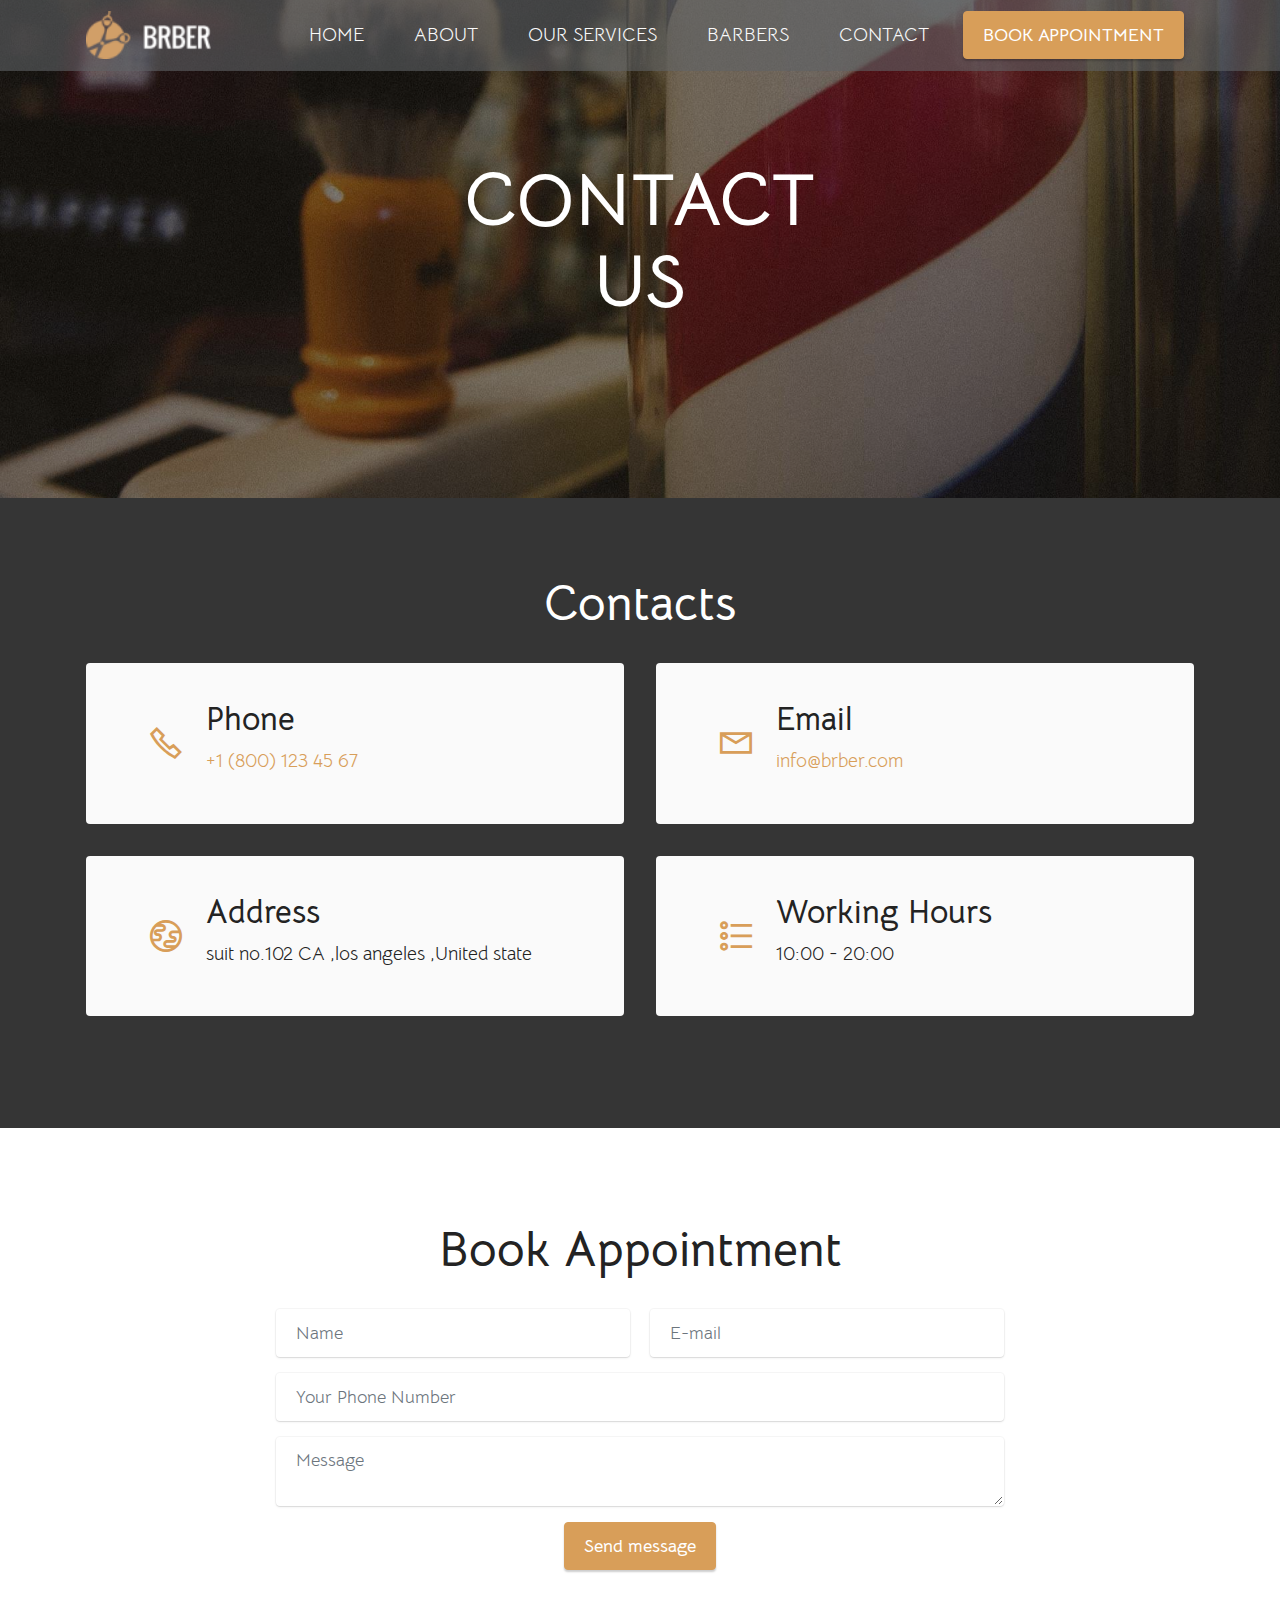
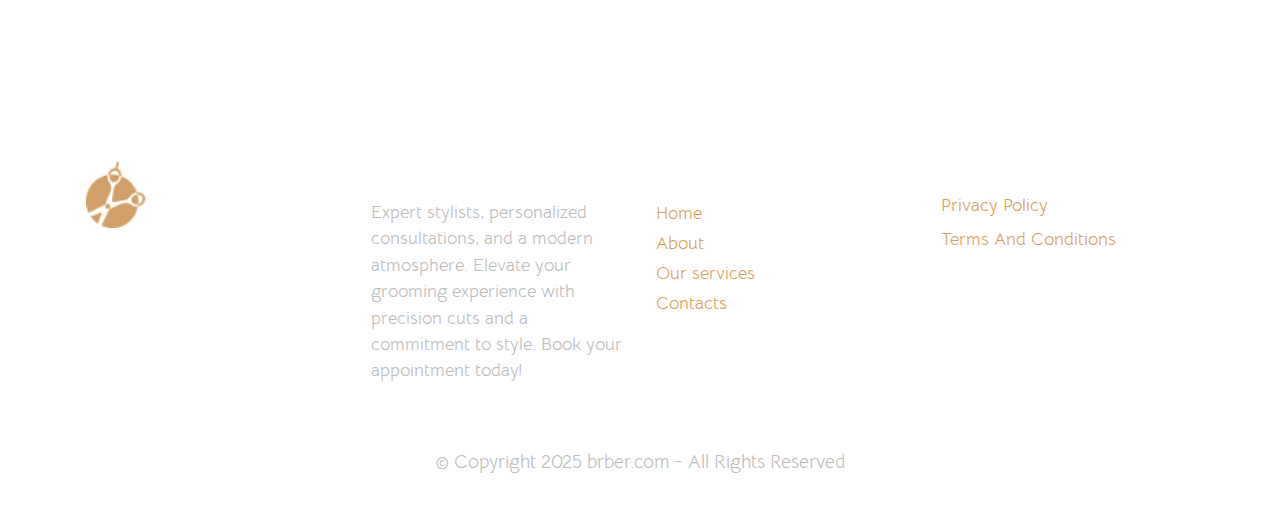
<file: Contacts.html>
<!DOCTYPE html>
<html  >
<head>
 
  <meta charset="UTF-8">
  <meta http-equiv="X-UA-Compatible" content="IE=edge">
  <meta name="viewport" content="width=device-width, initial-scale=1, minimum-scale=1">
  <link rel="shortcut icon" href="assets/images/loder-43x48.png" type="image/x-icon">
  <meta name="description" content="">
  
  
  <title>Contacts</title>
  <link rel="stylesheet" href="assets/web/assets/mobirise-icons2/mobirise2.css">
  <link rel="stylesheet" href="assets/bootstrap/css/bootstrap.min.css">
  <link rel="stylesheet" href="assets/bootstrap/css/bootstrap-grid.min.css">
  <link rel="stylesheet" href="assets/bootstrap/css/bootstrap-reboot.min.css">
  <link rel="stylesheet" href="assets/parallax/jarallax.css">
  <link rel="stylesheet" href="assets/dropdown/css/style.css">
  <link rel="stylesheet" href="assets/socicon/css/styles.css">
  <link rel="stylesheet" href="assets/theme/css/style.css">
  <link rel="preload" href="https://fonts.googleapis.com/css?family=Bellota+Text:300,300i,400,400i,700,700i&display=swap" as="style" onload="this.onload=null;this.rel='stylesheet'">
  <noscript><link rel="stylesheet" href="https://fonts.googleapis.com/css?family=Bellota+Text:300,300i,400,400i,700,700i&display=swap"></noscript>
  <link rel="preload" as="style" href="assets/mobirise/css/mbr-additional.css"><link rel="stylesheet" href="assets/mobirise/css/mbr-additional.css" type="text/css">

  
  
  
</head>
<body>
  
  <section data-bs-version="5.1" class="menu menu1 cid-sFGMsvHDIa" once="menu" id="menu1-1o">
    

    <nav class="navbar navbar-dropdown navbar-expand-lg">
        <div class="container">
            <div class="navbar-brand">
                <span class="navbar-logo">
                    <a href="index.html">
                        <img src="assets/images/logo-96x37.png" alt="Home" style="height: 3rem;">
                    </a>
                </span>
                
            </div>
            <button class="navbar-toggler" type="button" data-toggle="collapse" data-bs-toggle="collapse" data-target="#navbarSupportedContent" data-bs-target="#navbarSupportedContent" aria-controls="navbarNavAltMarkup" aria-expanded="false" aria-label="Toggle navigation">
                <div class="hamburger">
                    <span></span>
                    <span></span>
                    <span></span>
                    <span></span>
                </div>
            </button>
            <div class="collapse navbar-collapse" id="navbarSupportedContent">
                <ul class="navbar-nav nav-dropdown" data-app-modern-menu="true"><li class="nav-item"><a class="nav-link link text-white text-primary display-7" href="index.html">HOME</a></li><li class="nav-item"><a class="nav-link link text-white text-primary display-7" href="About_us.html">ABOUT</a></li>
                    <li class="nav-item"><a class="nav-link link text-white text-primary display-7" href="Our_services.html">OUR SERVICES</a></li>
                    <li class="nav-item"><a class="nav-link link text-white text-primary display-7" href="barbers.html">BARBERS</a>
                    </li><li class="nav-item"><a class="nav-link link text-white text-primary display-7" href="Contacts.html">CONTACT</a></li></ul>
                
                <div class="navbar-buttons mbr-section-btn"><a class="btn btn-primary display-4" href="Contacts.html">BOOK APPOINTMENT</a></div>
            </div>
        </div>
    </nav>
</section>

<section data-bs-version="5.1" class="header6 cid-tYvxfRh3TW" id="header6-1s">

    

    
    <div class="mbr-overlay" style="opacity: 0.2; background-color: rgb(0, 0, 0);"></div>

    <div class="align-center container">
        <div class="row justify-content-center">
            <div class="col-12 col-lg-5">
                <h1 class="mbr-section-title mbr-fonts-style mbr-white mb-3 display-1"><strong>CONTACT US</strong></h1>
                
                
                
            </div>
        </div>
    </div>
</section>

<section data-bs-version="5.1" class="contacts2 cid-tYvwMazaVf" id="contacts2-1q">
    <!---->
    

    
    
    <div class="container">
        <div class="mbr-section-head">
            <h3 class="mbr-section-title mbr-fonts-style align-center mb-0 display-2">
                <strong>Contacts</strong>
            </h3>
            
        </div>
        <div class="row justify-content-center mt-4">
            <div class="card col-12 col-md-6">
                <div class="card-wrapper">
                    <div class="image-wrapper">
                        <span class="mbr-iconfont mobi-mbri-phone mobi-mbri"></span>
                    </div>
                    <div class="text-wrapper">
                        <h6 class="card-title mbr-fonts-style mb-1 display-5">
                            <strong>Phone</strong>
                        </h6>
                        <p class="mbr-text mbr-fonts-style display-7"><a href="tel:+1 (800) 123 45 67" class="text-primary">+1 (800) 123 45 67</a></p>
                    </div>
                </div>
            </div>
            <div class="card col-12 col-md-6">
                <div class="card-wrapper">
                    <div class="image-wrapper">
                        <span class="mbr-iconfont mobi-mbri-letter mobi-mbri"></span>
                    </div>
                    <div class="text-wrapper">
                        <h6 class="card-title mbr-fonts-style mb-1 display-5">
                            <strong>Email</strong>
                        </h6>
                        <p class="mbr-text mbr-fonts-style display-7">
                            <a href="mailto:info@brber.com" class="text-primary">info@brber.com</a></p>
                    </div>
                </div>
            </div>
            <div class="card col-12 col-md-6">
                <div class="card-wrapper">
                    <div class="image-wrapper">
                        <span class="mbr-iconfont mobi-mbri-globe mobi-mbri"></span>
                    </div>
                    <div class="text-wrapper">
                        <h6 class="card-title mbr-fonts-style mb-1 display-5">
                            <strong>Address</strong>
                        </h6>
                        <p class="mbr-text mbr-fonts-style display-7">
                            suit no.102 CA ,los angeles ,United state
                        </p>
                    </div>
                </div>
            </div>
            <div class="card col-12 col-md-6">
                <div class="card-wrapper">
                    <div class="image-wrapper">
                        <span class="mbr-iconfont mobi-mbri-bulleted-list mobi-mbri"></span>
                    </div>
                    <div class="text-wrapper">
                        <h6 class="card-title mbr-fonts-style mb-1 display-5">
                            <strong>Working Hours</strong>
                        </h6>
                        <p class="mbr-text mbr-fonts-style display-7">10:00 - 20:00
                        </p>
                    </div>
                </div>
            </div>
        </div>
    </div>
</section>

<section data-bs-version="5.1" class="form5 cid-tYvwTXwi5g" id="form5-1r">
    
    
    <div class="container">
        <div class="mbr-section-head">
            <h3 class="mbr-section-title mbr-fonts-style align-center mb-0 display-2">
                <strong>Book Appointment</strong></h3>
            
        </div>
        <div class="row justify-content-center mt-4">
            <div class="col-lg-8 mx-auto mbr-form" data-form-type="formoid">
                <form action="https://mobirise.eu/" method="POST" class="mbr-form form-with-styler" data-form-title="Form Name"><input type="hidden" name="email" data-form-email="true" value="pfAcpiR39oxLtbb4lIUaspyeJpulfV5vnEERR4hIFER2cwJxCHeWhh8CE9XQoO9BK9TBzp+VfU/6f/lhhd3DwinNfS4jEeL1rdO+Mj4jEb1XovVhOwza0gfq2q+YjuUX">
                    <div class="row">
                        <div hidden="hidden" data-form-alert="" class="alert alert-success col-12">Thanks for filling out the form!</div>
                        <div hidden="hidden" data-form-alert-danger="" class="alert alert-danger col-12">
                            Oops...! some problem!
                        </div>
                    </div>
                    <div class="dragArea row">
                        <div class="col-md col-sm-12 form-group mb-3" data-for="name">
                            <input type="text" name="name" placeholder="Name" data-form-field="name" class="form-control" value="" id="name-form5-1r">
                        </div>
                        <div class="col-md col-sm-12 form-group mb-3" data-for="email">
                            <input type="email" name="email" placeholder="E-mail" data-form-field="email" class="form-control" value="" id="email-form5-1r">
                        </div>
                        <div class="col-12 form-group mb-3" data-for="url">
                            <input type="url" name="url" placeholder="Your Phone Number" data-form-field="url" class="form-control" value="" id="url-form5-1r">
                        </div>
                        <div class="col-12 form-group mb-3" data-for="textarea">
                            <textarea name="textarea" placeholder="Message" data-form-field="textarea" class="form-control" id="textarea-form5-1r"></textarea>
                        </div>
                        <div class="col-lg-12 col-md-12 col-sm-12 align-center mbr-section-btn">
                            <button type="submit" class="btn btn-primary display-4">Send message</button>
                        </div>
                    </div>
                </form>
            </div>
        </div>
    </div>
</section>

<section data-bs-version="5.1" class="footer4 cid-tYv7pNYfva mbr-parallax-background" once="footers" id="footer4-1p">

    

    
    
    <div class="container">
        <div class="row mbr-white">
            <div class="col-6 col-lg-3">
                <div class="media-wrap col-md-8 col-12">
                    <a href="index.html">
                        <img src="assets/images/logo2-footer-123x48.png" alt="footer logo">
                    </a>
                </div>
            </div>
            <div class="col-12 col-md-6 col-lg-3">
                <h5 class="mbr-section-subtitle mbr-fonts-style mb-2 display-7">
                    <strong>About</strong>
                </h5>
                <p class="mbr-text mbr-fonts-style mb-4 display-4">Expert stylists, personalized consultations, and a modern atmosphere. Elevate your grooming experience with precision cuts and a commitment to style. Book your appointment today!</p>
                
                
            </div>
            <div class="col-12 col-md-6 col-lg-3">
                <h5 class="mbr-section-subtitle mbr-fonts-style mb-2 display-7"><strong>Quick Links</strong></h5>
                <ul class="list mbr-fonts-style display-4">
                    <li class="mbr-text item-wrap"><a href="index.html" class="text-primary">Home</a></li>
                    <li class="mbr-text item-wrap"><a href="About_us.html" class="text-primary">About</a></li>
                    <li class="mbr-text item-wrap"><a href="Our_services.html" class="text-primary">Our services</a></li><a href="Our_services.html" class="text-primary">
                    </a><li class="mbr-text item-wrap"><a href="Contacts.html" class="text-primary">Contacts</a></li>
                </ul>
            </div>
            <div class="col-12 col-md-6 col-lg-3">
                <h5 class="mbr-section-subtitle mbr-fonts-style mb-2 display-7"><p><strong>Our Policies</strong></p></h5>
                <ul class="list mbr-fonts-style display-4"><p><a href="privacy_policy.html" class="text-primary">Privacy Policy</a></p><p><a href="Terms_and_conditions.html" class="text-primary">Terms And Conditions</a></p></ul>
            </div>
            <div class="col-12 mt-4">
                <p class="mbr-text mb-0 mbr-fonts-style copyright align-center display-7">
                    © Copyright 2025 brber.com - All Rights Reserved
                </p>
            </div>
        </div>
    </div>
</section><script src="assets/bootstrap/js/bootstrap.bundle.min.js"></script>  <script src="assets/parallax/jarallax.js"></script>  <script src="assets/smoothscroll/smooth-scroll.js"></script>  <script src="assets/ytplayer/index.js"></script>  <script src="assets/dropdown/js/navbar-dropdown.js"></script>  <script src="assets/theme/js/script.js"></script>  <script src="assets/formoid/formoid.min.js"></script>  
  
  
</body>
</html>
</file>
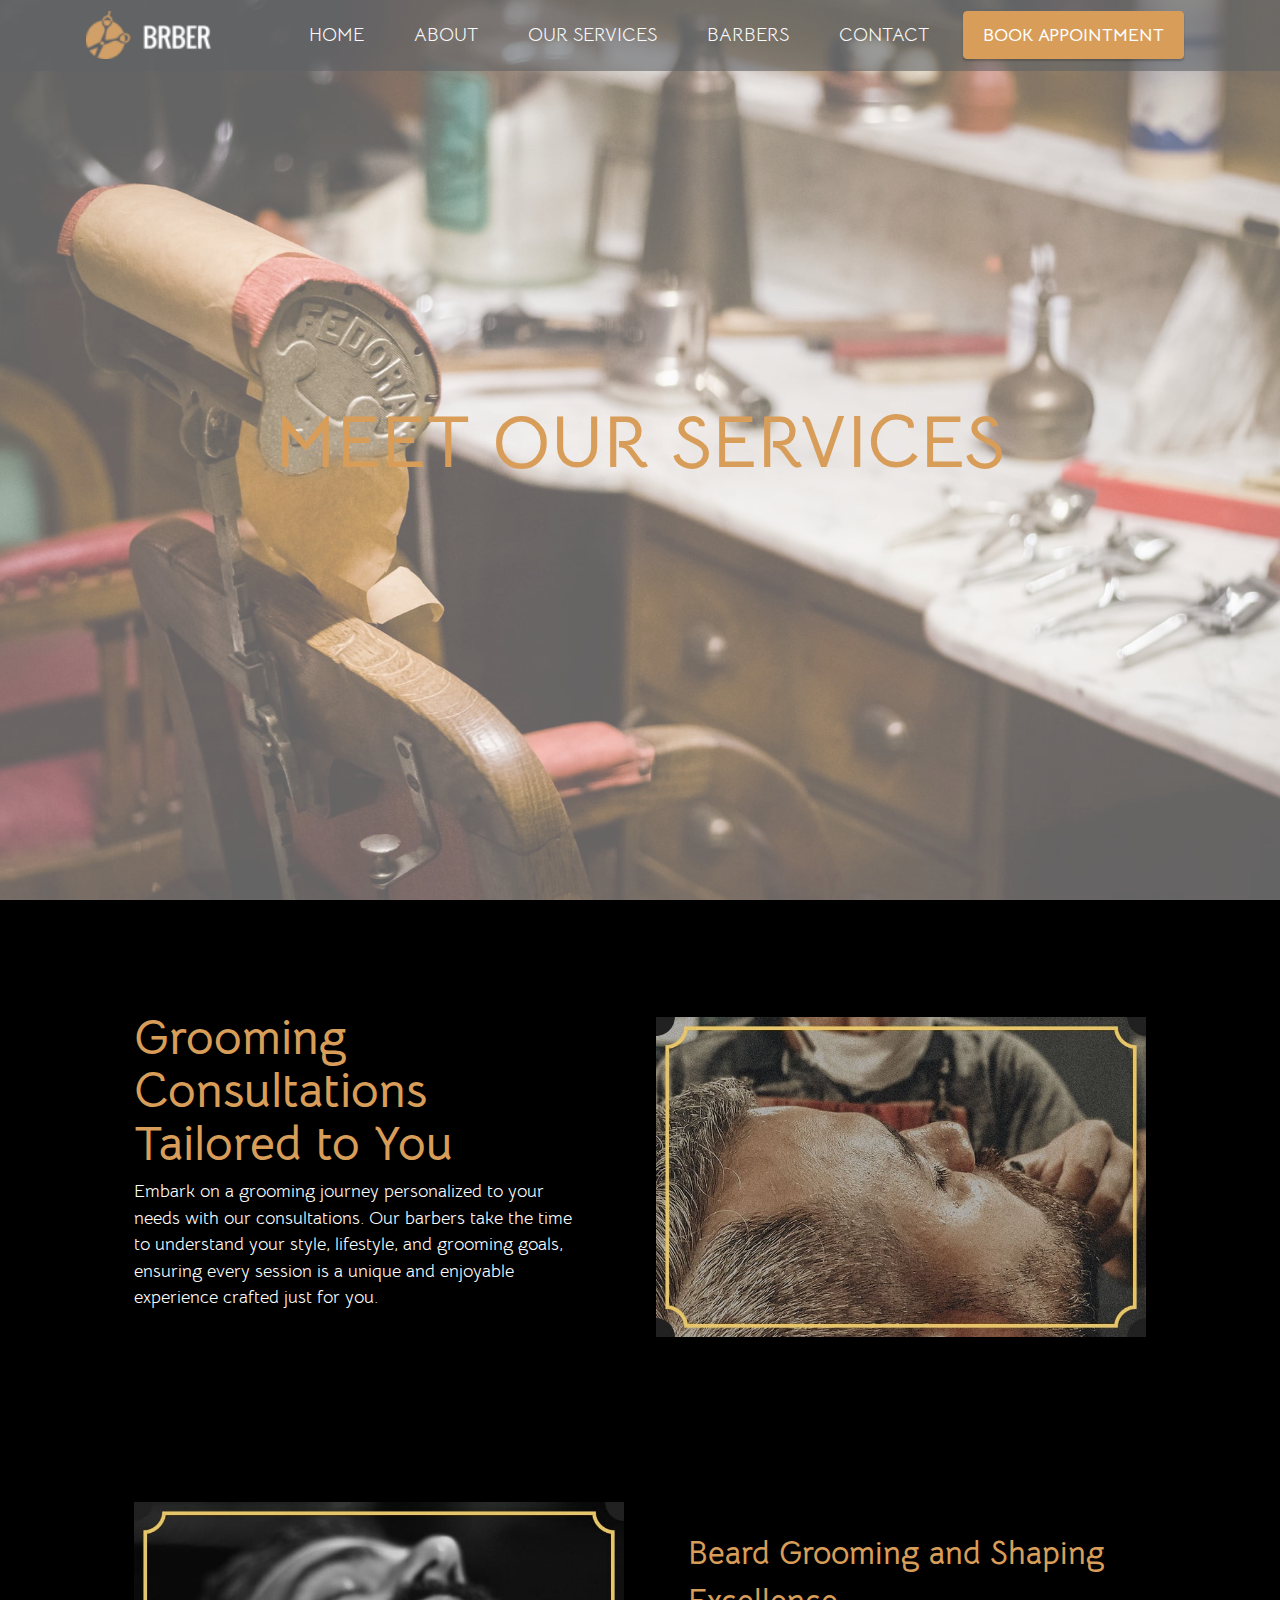
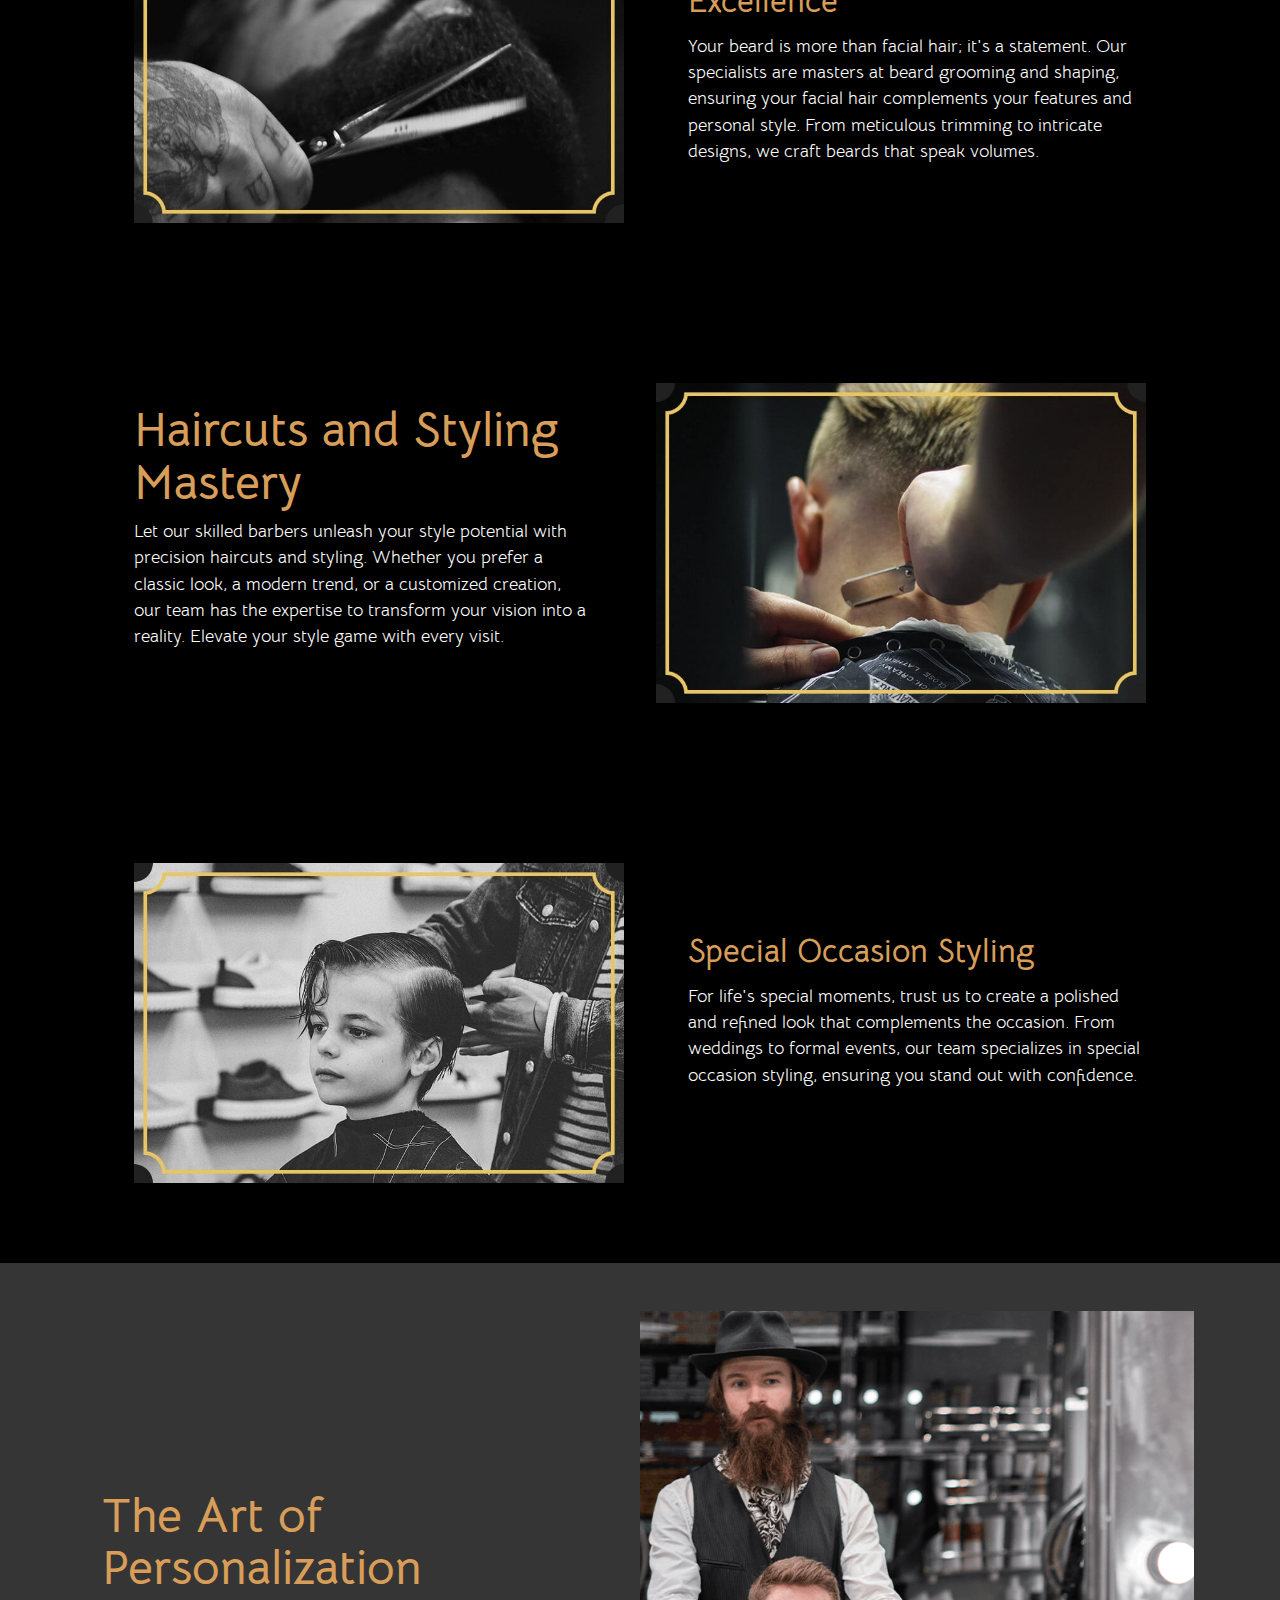
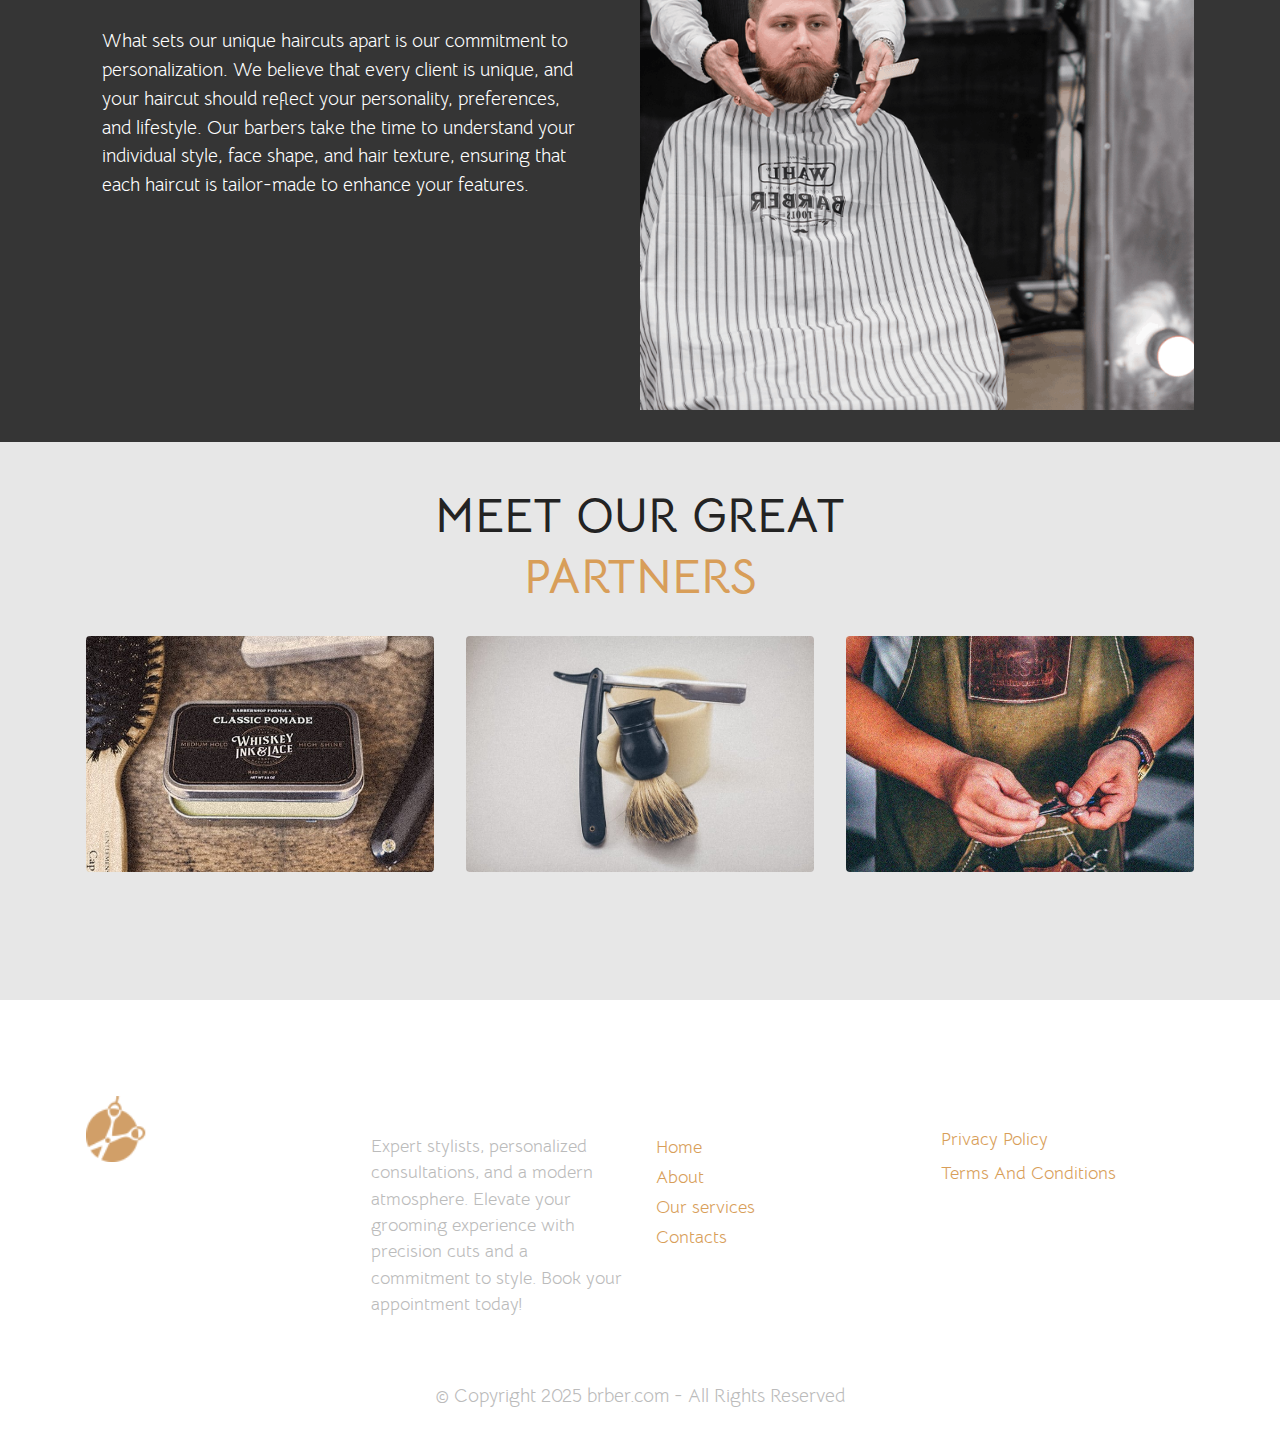
<file: Our_services.html>
<!DOCTYPE html>
<html  >
<head>
  <meta charset="UTF-8">
  <meta http-equiv="X-UA-Compatible" content="IE=edge">
  <meta name="twitter:card" content="summary_large_image"/>
  <meta name="twitter:image:src" content="assets/images/Our_services-meta.jpg">
  <meta property="og:image" content="assets/images/Our_services-meta.jpg">
  <meta name="twitter:title" content="Our_services">
  <meta name="viewport" content="width=device-width, initial-scale=1, minimum-scale=1">
  <link rel="shortcut icon" href="assets/images/loder-43x48.png" type="image/x-icon">
  <meta name="description" content="">
  
  
  <title>Our_services</title>
  <link rel="stylesheet" href="assets/web/assets/mobirise-icons2/mobirise2.css">
  <link rel="stylesheet" href="assets/bootstrap/css/bootstrap.min.css">
  <link rel="stylesheet" href="assets/bootstrap/css/bootstrap-grid.min.css">
  <link rel="stylesheet" href="assets/bootstrap/css/bootstrap-reboot.min.css">
  <link rel="stylesheet" href="assets/parallax/jarallax.css">
  <link rel="stylesheet" href="assets/dropdown/css/style.css">
  <link rel="stylesheet" href="assets/socicon/css/styles.css">
  <link rel="stylesheet" href="assets/theme/css/style.css">
  <link rel="preload" href="https://fonts.googleapis.com/css?family=Bellota+Text:300,300i,400,400i,700,700i&display=swap" as="style" onload="this.onload=null;this.rel='stylesheet'">
  <noscript><link rel="stylesheet" href="https://fonts.googleapis.com/css?family=Bellota+Text:300,300i,400,400i,700,700i&display=swap"></noscript>
  <link rel="preload" as="style" href="assets/mobirise/css/mbr-additional.css"><link rel="stylesheet" href="assets/mobirise/css/mbr-additional.css" type="text/css">

  
  
  
</head>
<body>
  
  <section data-bs-version="5.1" class="menu menu1 cid-sFGMsvHDIa" once="menu" id="menu1-q">
    

    <nav class="navbar navbar-dropdown navbar-expand-lg">
        <div class="container">
            <div class="navbar-brand">
                <span class="navbar-logo">
                    <a href="index.html">
                        <img src="assets/images/logo-96x37.png" alt="Home" style="height: 3rem;">
                    </a>
                </span>
                
            </div>
            <button class="navbar-toggler" type="button" data-toggle="collapse" data-bs-toggle="collapse" data-target="#navbarSupportedContent" data-bs-target="#navbarSupportedContent" aria-controls="navbarNavAltMarkup" aria-expanded="false" aria-label="Toggle navigation">
                <div class="hamburger">
                    <span></span>
                    <span></span>
                    <span></span>
                    <span></span>
                </div>
            </button>
            <div class="collapse navbar-collapse" id="navbarSupportedContent">
                <ul class="navbar-nav nav-dropdown" data-app-modern-menu="true"><li class="nav-item"><a class="nav-link link text-white text-primary display-7" href="index.html">HOME</a></li><li class="nav-item"><a class="nav-link link text-white text-primary display-7" href="About_us.html">ABOUT</a></li>
                    <li class="nav-item"><a class="nav-link link text-white text-primary display-7" href="Our_services.html">OUR SERVICES</a></li>
                    <li class="nav-item"><a class="nav-link link text-white text-primary display-7" href="barbers.html">BARBERS</a>
                    </li><li class="nav-item"><a class="nav-link link text-white text-primary display-7" href="Contacts.html">CONTACT</a></li></ul>
                
                <div class="navbar-buttons mbr-section-btn"><a class="btn btn-primary display-4" href="Contacts.html">BOOK APPOINTMENT</a></div>
            </div>
        </div>
    </nav>
</section>

<section data-bs-version="5.1" class="header6 cid-tYpZioygwa mbr-fullscreen" id="header6-t">

    

    
    <div class="mbr-overlay" style="opacity: 0.4; background-color: rgb(250, 250, 250);"></div>

    <div class="align-center container">
        <div class="row justify-content-center">
            <div class="col-12 col-lg-9">
                <h1 class="mbr-section-title mbr-fonts-style mbr-white mb-3 display-1"><strong>MEET OUR SERVICES</strong></h1>
                
                
                
            </div>
        </div>
    </div>
</section>

<section data-bs-version="5.1" class="features16 cid-tYq0orLPc2" id="features16-u">

    

    
    
    <div class="container">
        <div class="content-wrapper">
            <div class="row align-items-center">
                <div class="col-12 col-lg">
                    <div class="text-wrapper">
                        <h6 class="card-title mbr-fonts-style display-2"><strong>Grooming Consultations Tailored to You</strong></h6>
                        <p class="mbr-text mbr-fonts-style mb-4 display-4">Embark on a grooming journey personalized to your needs with our consultations. Our barbers take the time to understand your style, lifestyle, and grooming goals, ensuring every session is a unique and enjoyable experience crafted just for you.<br></p>
                        
                    </div>
                </div>
                <div class="col-12 col-lg-6">
                    <div class="image-wrapper">
                        <img src="assets/images/barber3-pic27-780x510.jpg" alt="beard">
                    </div>
                </div>
            </div>
        </div>
    </div>
</section>

<section data-bs-version="5.1" class="features17 cid-tYq0pDrlOc" id="features17-v">
    

    
    
    <div class="container">
        <div class="content-wrapper">
            <div class="row align-items-center">
                <div class="col-12 col-lg-6">
                    <div class="image-wrapper">
                        <img src="assets/images/barber3-pic28-780x510.jpg" alt="beard cutting">
                    </div>
                </div>
                <div class="col-12 col-lg">
                    <div class="text-wrapper">
                        <h6 class="card-title mbr-fonts-style display-5"><strong>Beard Grooming and Shaping Excellence</strong></h6>
                        <p class="mbr-text mbr-fonts-style mb-4 display-4">Your beard is more than facial hair; it's a statement. Our specialists are masters at beard grooming and shaping, ensuring your facial hair complements your features and personal style. From meticulous trimming to intricate designs, we craft beards that speak volumes.</p>
                        
                    </div>
                </div>
            </div>
        </div>
    </div>
</section>

<section data-bs-version="5.1" class="features16 cid-tYq3rl36yp" id="features16-w">

    

    
    
    <div class="container">
        <div class="content-wrapper">
            <div class="row align-items-center">
                <div class="col-12 col-lg">
                    <div class="text-wrapper">
                        <h6 class="card-title mbr-fonts-style display-2"><strong>Haircuts and Styling Mastery</strong></h6>
                        <p class="mbr-text mbr-fonts-style mb-4 display-4">
                            Let our skilled barbers unleash your style potential with precision haircuts and styling. Whether you prefer a classic look, a modern trend, or a customized creation, our team has the expertise to transform your vision into a reality. Elevate your style game with every visit.</p>
                        
                    </div>
                </div>
                <div class="col-12 col-lg-6">
                    <div class="image-wrapper">
                        <img src="assets/images/barber3-pic29-780x510.jpg" alt="hair cutting">
                    </div>
                </div>
            </div>
        </div>
    </div>
</section>

<section data-bs-version="5.1" class="features17 cid-tYq3AcLJ4G" id="features17-y">
    

    
    
    <div class="container">
        <div class="content-wrapper">
            <div class="row align-items-center">
                <div class="col-12 col-lg-6">
                    <div class="image-wrapper">
                        <img src="assets/images/barber3-pic30-780x510.jpg" alt=" hair cutting">
                    </div>
                </div>
                <div class="col-12 col-lg">
                    <div class="text-wrapper">
                        <h6 class="card-title mbr-fonts-style display-5"><strong>Special Occasion Styling</strong></h6>
                        <p class="mbr-text mbr-fonts-style mb-4 display-4">For life's special moments, trust us to create a polished and refined look that complements the occasion. From weddings to formal events, our team specializes in special occasion styling, ensuring you stand out with confidence.<br></p>
                        
                    </div>
                </div>
            </div>
        </div>
    </div>
</section>

<section data-bs-version="5.1" class="features12 cid-tYq5cHyKhW" id="features12-z">

    

    
    
    <div class="container">
        <div class="m-0 row align-items-center">
            <div class="col-12 col-lg">
                <div class="card-wrapper">
                    <div class="card-box">
                        <h4 class="card-title mbr-fonts-style mb-4 display-2"><strong>The Art of Personalization</strong></h4>
                        <p class="mbr-text mbr-fonts-style mb-4 display-7">
                            What sets our unique haircuts apart is our commitment to personalization. We believe that every client is unique, and your haircut should reflect your personality, preferences, and lifestyle. Our barbers take the time to understand your individual style, face shape, and hair texture, ensuring that each haircut is tailor-made to enhance your features.</p>
                        
                        
                    </div>
                </div>
            </div>
            <div class="p-0 col-12 col-lg-6 md-pb">
                <div class="image-wrapper">
                    <img src="assets/images/pricing1-690x870.png" alt="">
                </div>
            </div>
        </div>
    </div>
</section>

<section data-bs-version="5.1" class="content3 cid-tYqaheILWh" id="content3-10">
    
    
    <div class="container">
        <div class="mbr-section-head">
            <h4 class="mbr-section-title mbr-fonts-style align-center mb-0 display-2"><strong>MEET OUR GREAT</strong></h4>
            <h5 class="mbr-section-subtitle mbr-fonts-style align-center mb-0 mt-2 display-2"><strong>PARTNERS</strong></h5>
        </div>
        <div class="row mt-4">
            <div class="item features-image сol-12 col-md-6 col-lg-4">
                <div class="item-wrapper">
                    <div class="item-img">
                        <img src="assets/images/barber3-pic12-780x384.jpg" alt="great partner" title="">
                    </div>
                    
                    
                </div>
            </div>
            <div class="item features-image сol-12 col-md-6 col-lg-4">
                <div class="item-wrapper">
                    <div class="item-img">
                        <img src="assets/images/barber3-pic49-780x530.jpg" alt="great partner" title="">
                    </div>
                    
                    
                </div>
            </div>
            <div class="item features-image сol-12 col-md-6 col-lg-4">
                <div class="item-wrapper">
                    <div class="item-img">
                        <img src="assets/images/barber3-pic17-780x434.jpg" alt="great partner" title="">
                    </div>
                    
                    
                </div>
            </div>

        </div>
    </div>
</section>

<section data-bs-version="5.1" class="footer4 cid-tYv7pNYfva mbr-parallax-background" once="footers" id="footer4-1b">

    

    
    
    <div class="container">
        <div class="row mbr-white">
            <div class="col-6 col-lg-3">
                <div class="media-wrap col-md-8 col-12">
                    <a href="index.html">
                        <img src="assets/images/logo2-footer-123x48.png" alt="footer logo">
                    </a>
                </div>
            </div>
            <div class="col-12 col-md-6 col-lg-3">
                <h5 class="mbr-section-subtitle mbr-fonts-style mb-2 display-7">
                    <strong>About</strong>
                </h5>
                <p class="mbr-text mbr-fonts-style mb-4 display-4">Expert stylists, personalized consultations, and a modern atmosphere. Elevate your grooming experience with precision cuts and a commitment to style. Book your appointment today!</p>
                
                
            </div>
            <div class="col-12 col-md-6 col-lg-3">
                <h5 class="mbr-section-subtitle mbr-fonts-style mb-2 display-7"><strong>Quick Links</strong></h5>
                <ul class="list mbr-fonts-style display-4">
                    <li class="mbr-text item-wrap"><a href="index.html" class="text-primary">Home</a></li>
                    <li class="mbr-text item-wrap"><a href="About_us.html" class="text-primary">About</a></li>
                    <li class="mbr-text item-wrap"><a href="Our_services.html" class="text-primary">Our services</a></li><a href="Our_services.html" class="text-primary">
                    </a><li class="mbr-text item-wrap"><a href="Contacts.html" class="text-primary">Contacts</a></li>
                </ul>
            </div>
            <div class="col-12 col-md-6 col-lg-3">
                <h5 class="mbr-section-subtitle mbr-fonts-style mb-2 display-7"><p><strong>Our Policies</strong></p></h5>
                <ul class="list mbr-fonts-style display-4"><p><a href="privacy_policy.html" class="text-primary">Privacy Policy</a></p><p><a href="Terms_and_conditions.html" class="text-primary">Terms And Conditions</a></p></ul>
            </div>
            <div class="col-12 mt-4">
                <p class="mbr-text mb-0 mbr-fonts-style copyright align-center display-7">
                    © Copyright 2025 brber.com - All Rights Reserved
                </p>
            </div>
        </div>
    </div>
</section><script src="assets/bootstrap/js/bootstrap.bundle.min.js"></script>  <script src="assets/parallax/jarallax.js"></script>  <script src="assets/smoothscroll/smooth-scroll.js"></script>  <script src="assets/ytplayer/index.js"></script>  <script src="assets/dropdown/js/navbar-dropdown.js"></script>  <script src="assets/theme/js/script.js"></script>  
  
  
</body>
</html>
</file>
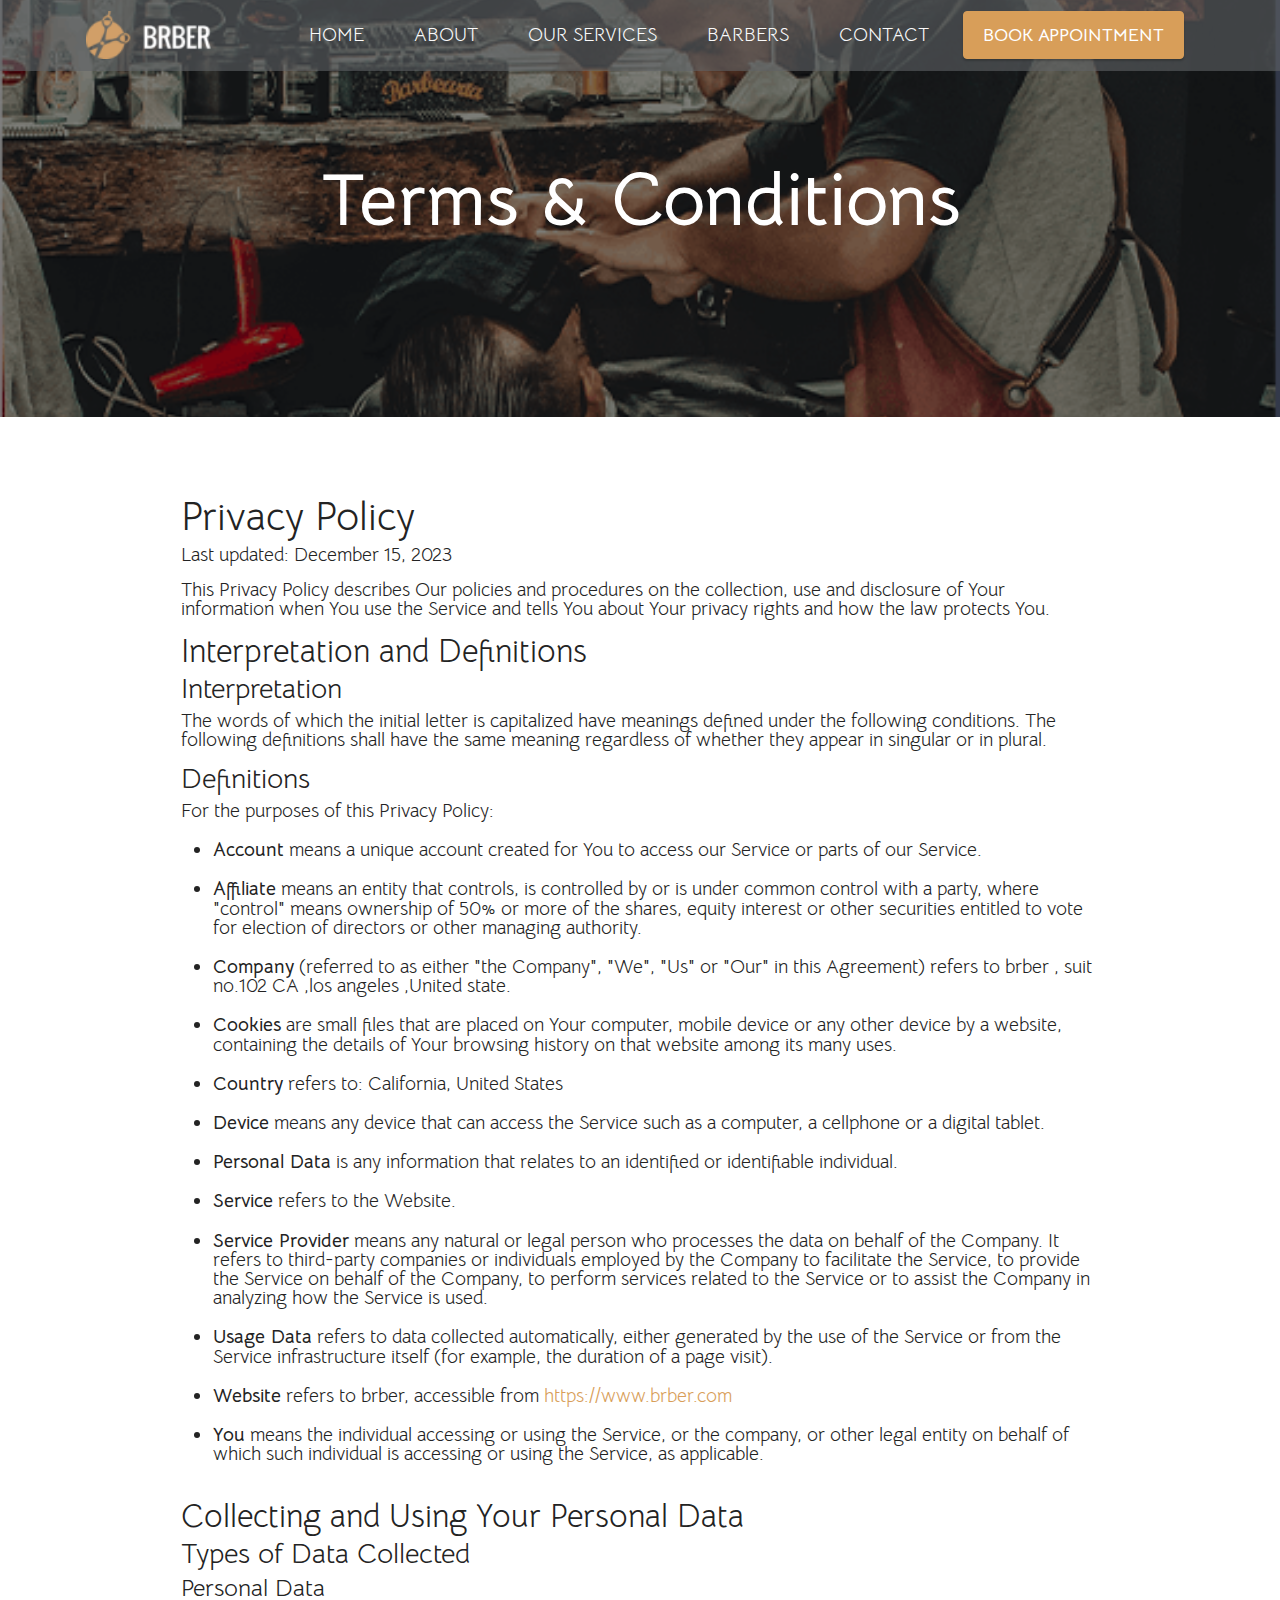
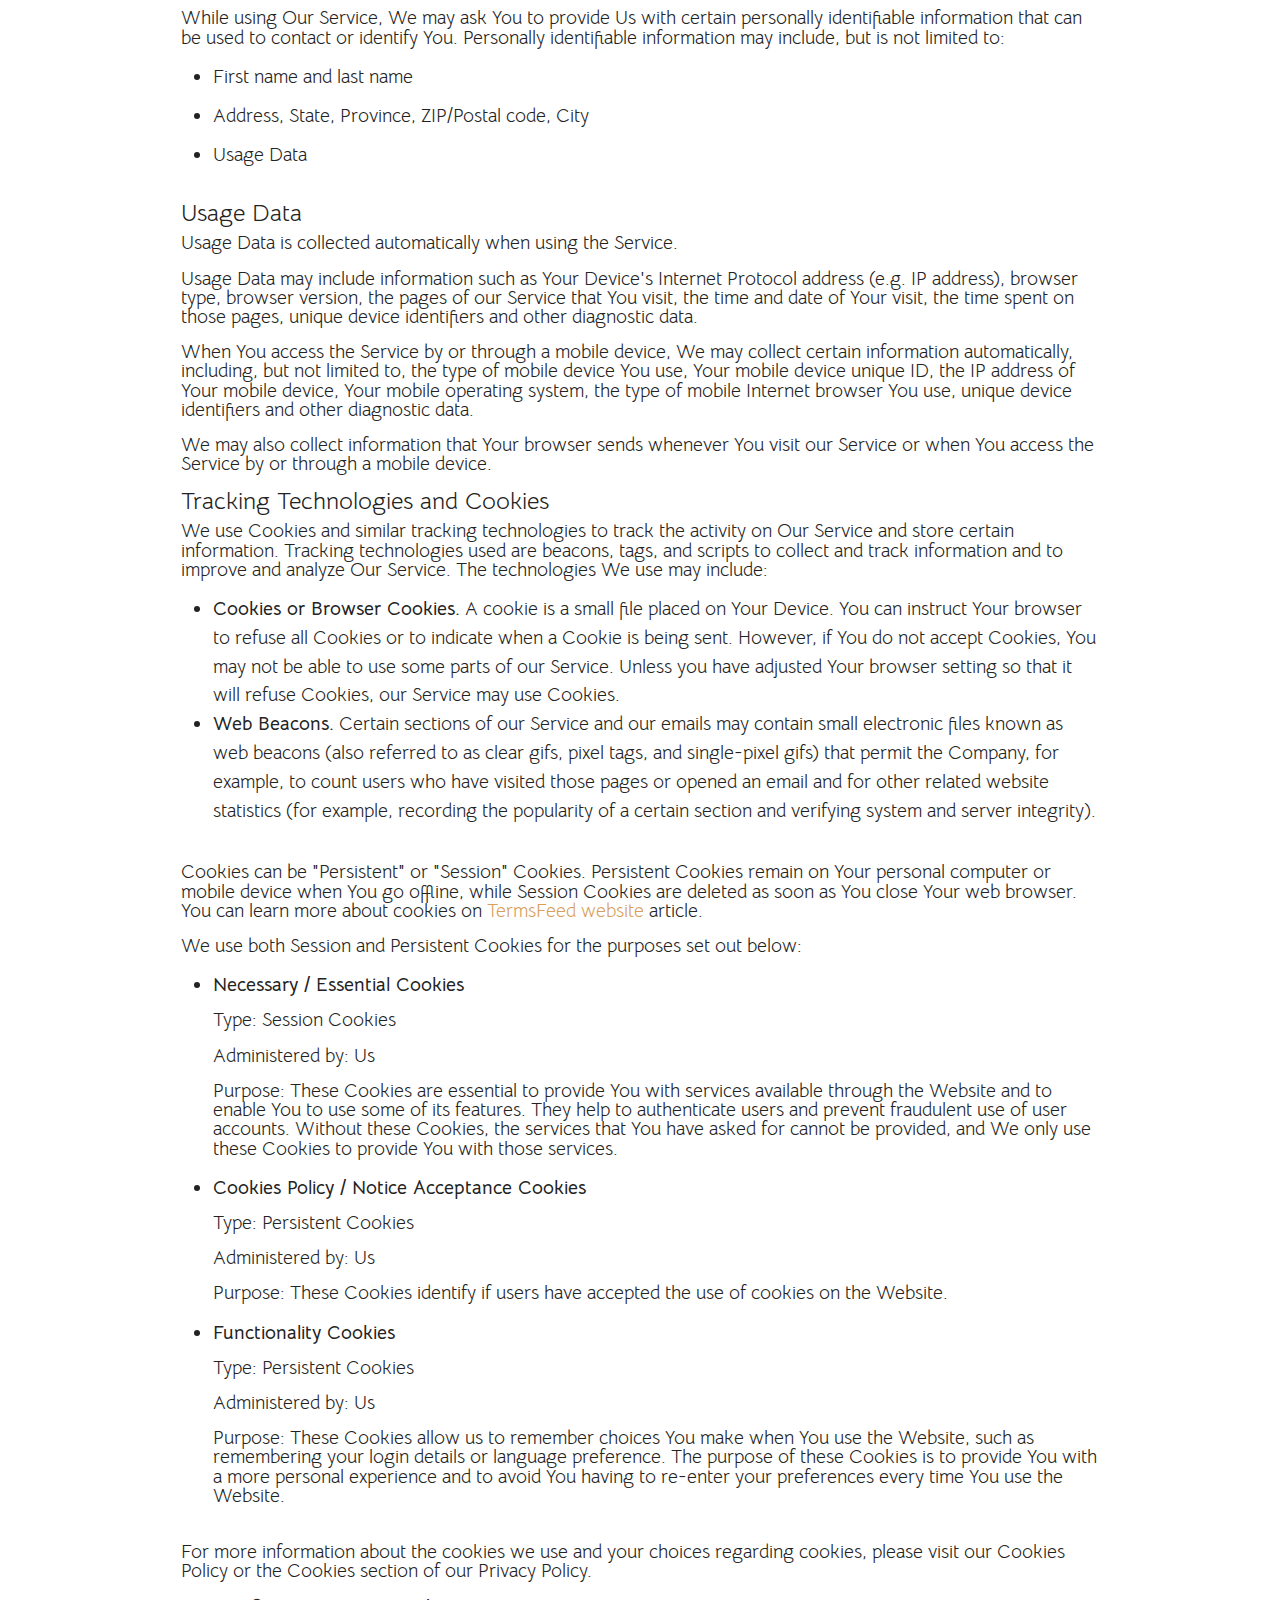
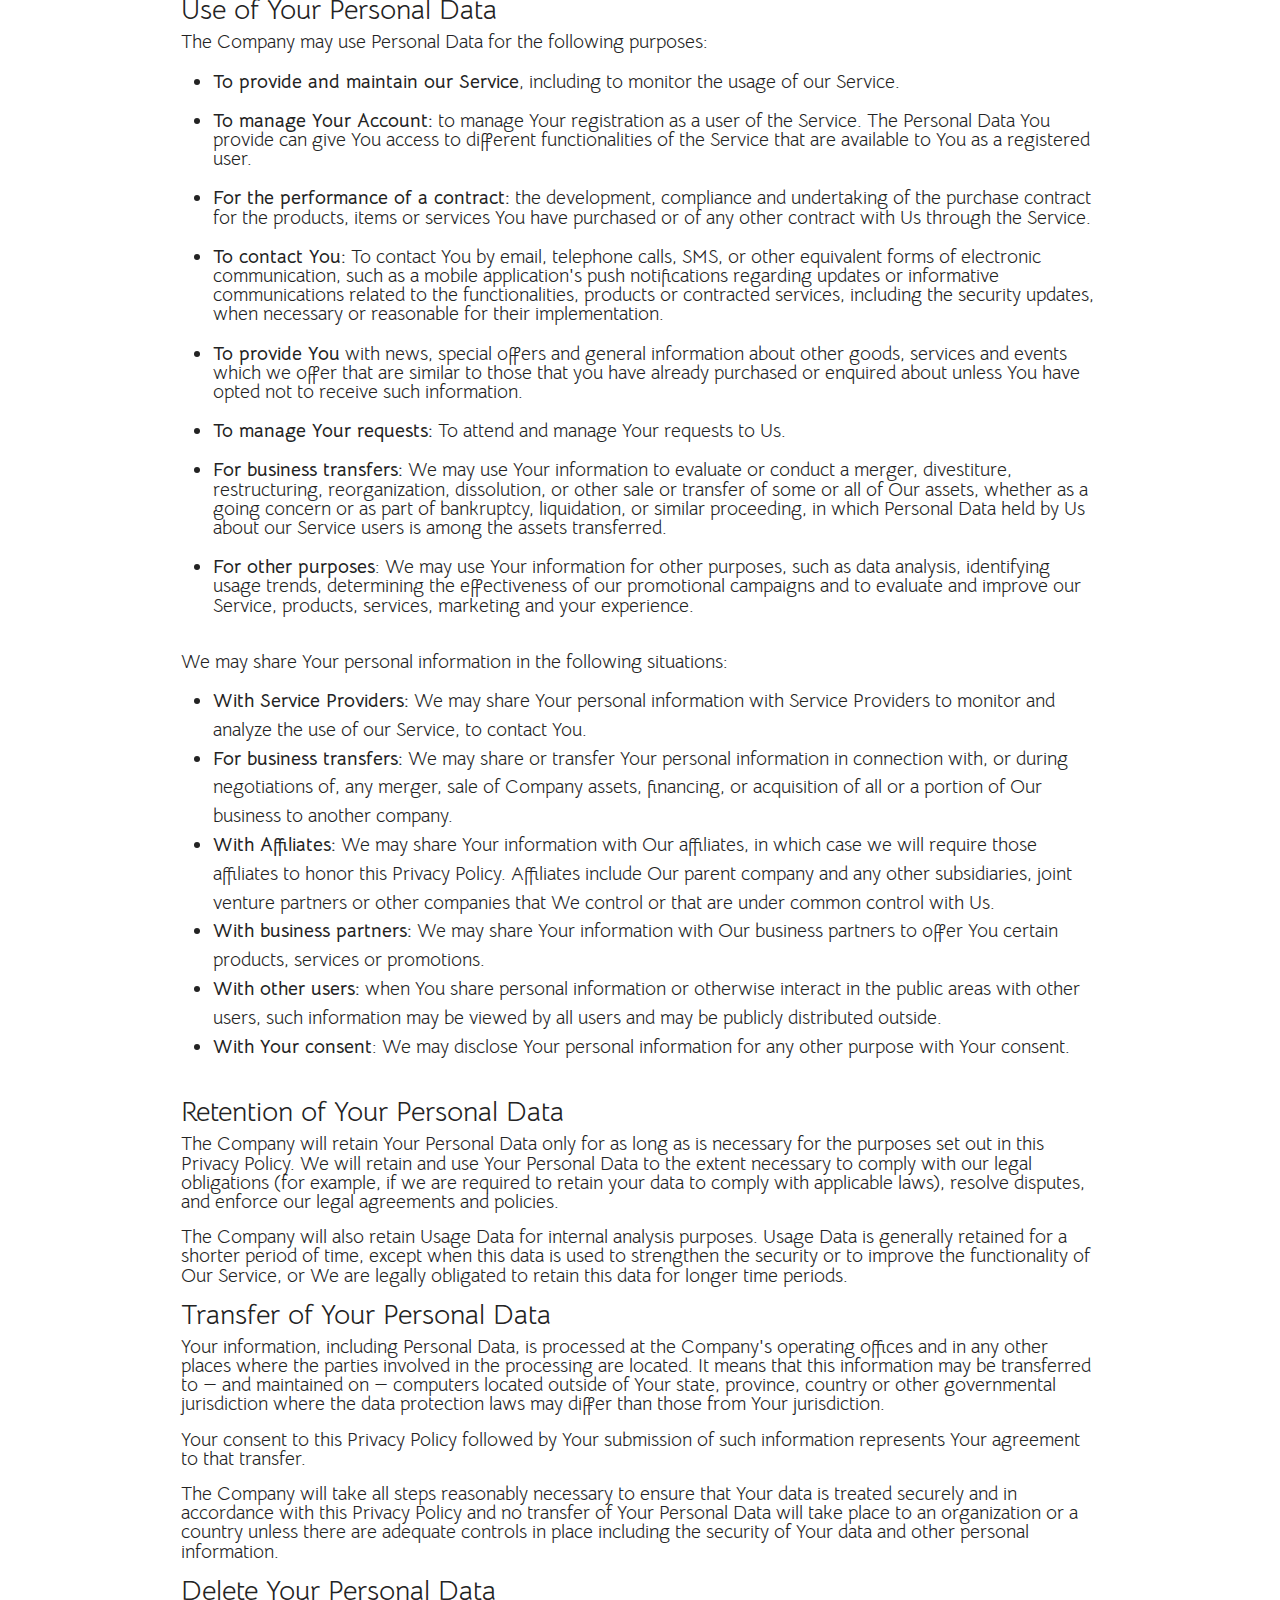
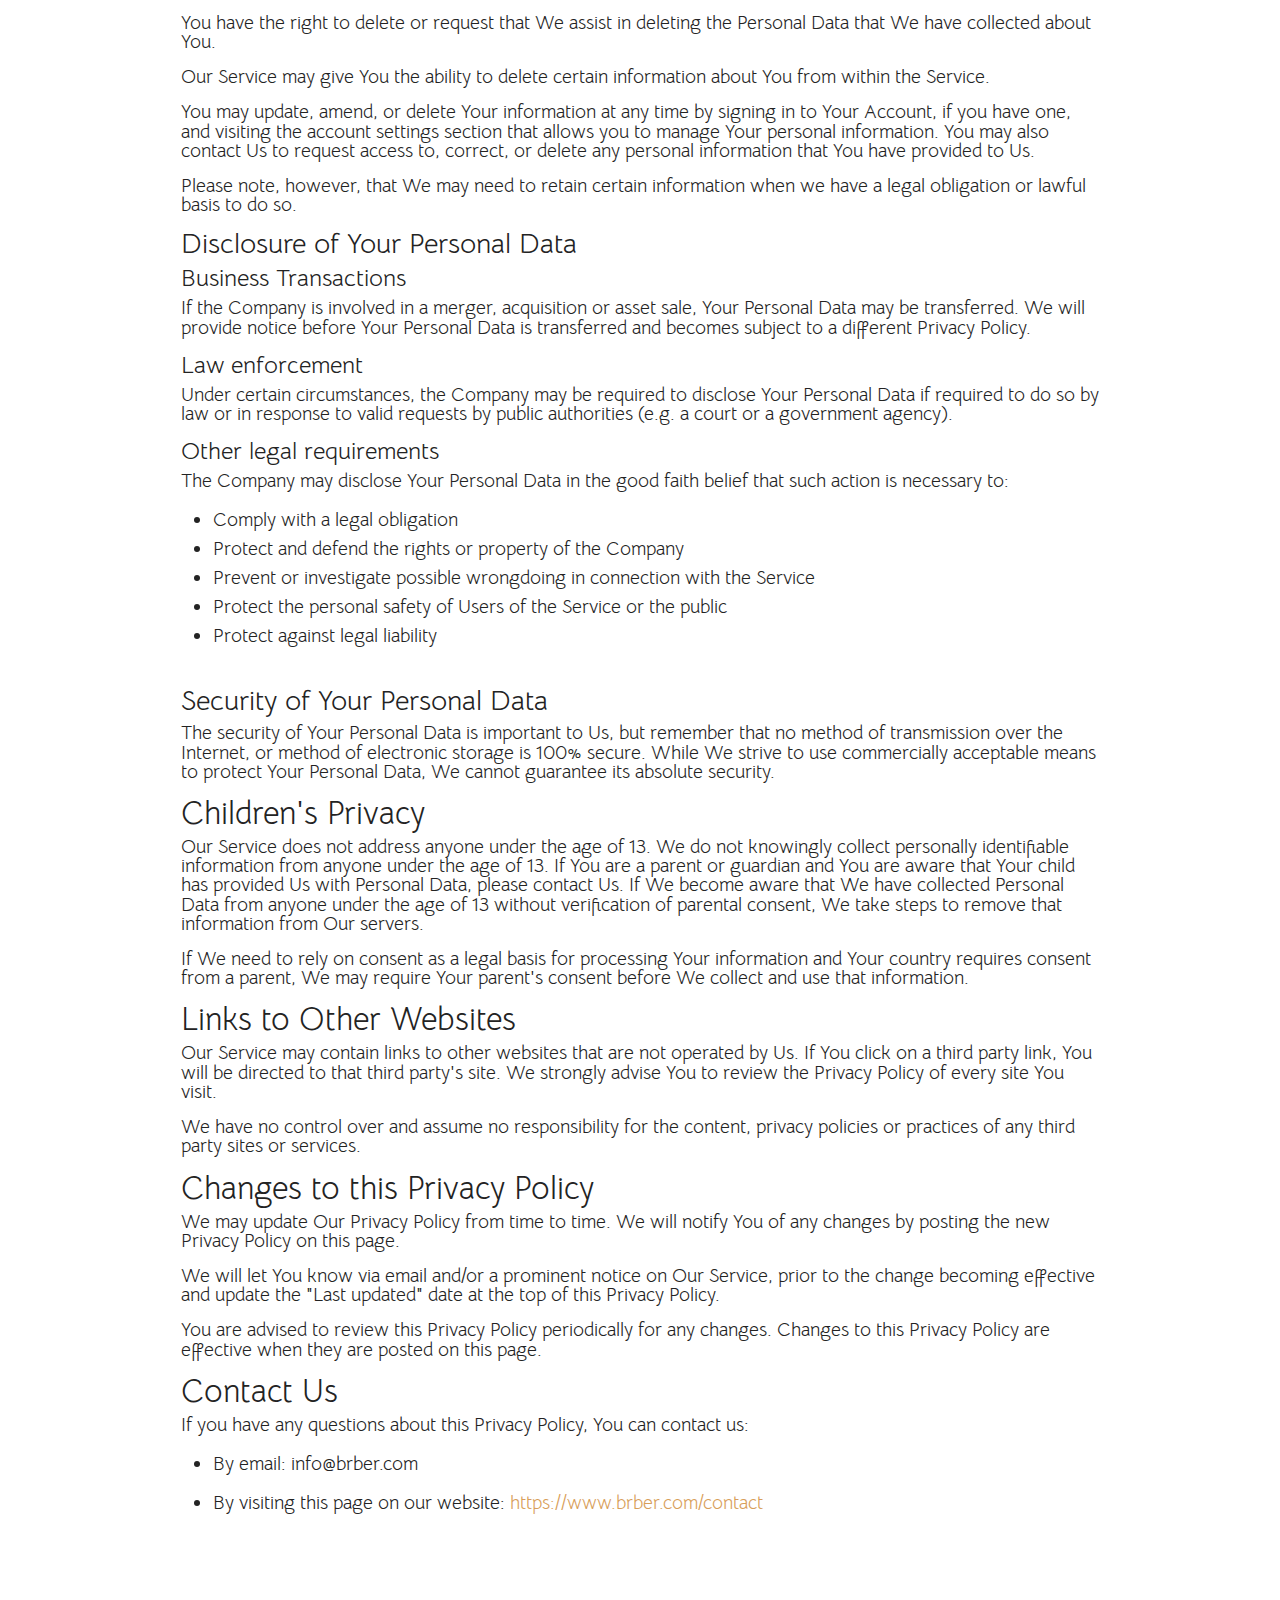
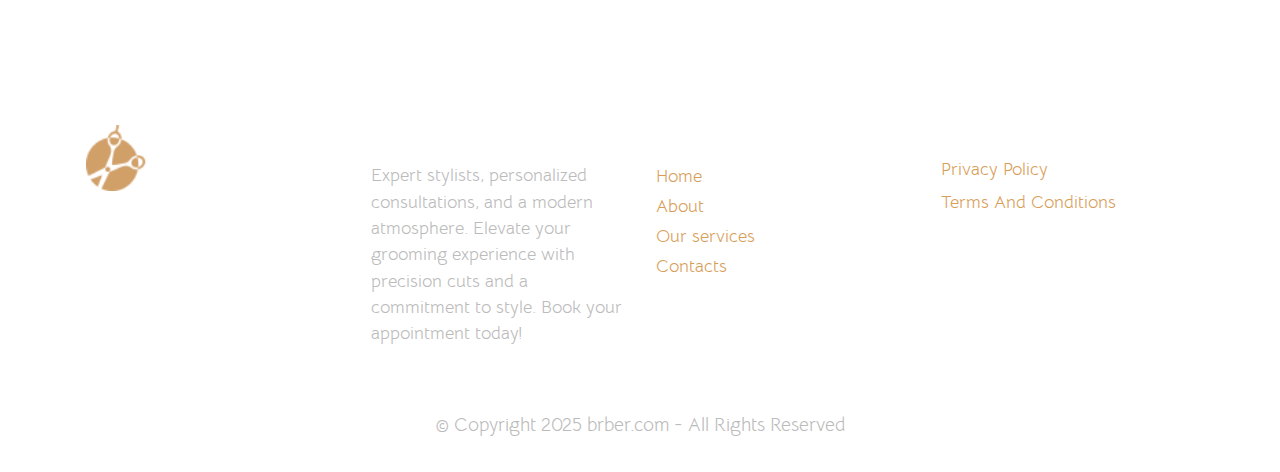
<file: privacy_policy.html>
<!DOCTYPE html>
<html  >
<head>
  <meta charset="UTF-8">
  <meta http-equiv="X-UA-Compatible" content="IE=edge">
  <meta name="viewport" content="width=device-width, initial-scale=1, minimum-scale=1">
  <link rel="shortcut icon" href="assets/images/loder-43x48.png" type="image/x-icon">
  <meta name="description" content="">
  
  
  <title>privacy_policy</title>
  <link rel="stylesheet" href="assets/bootstrap/css/bootstrap.min.css">
  <link rel="stylesheet" href="assets/bootstrap/css/bootstrap-grid.min.css">
  <link rel="stylesheet" href="assets/bootstrap/css/bootstrap-reboot.min.css">
  <link rel="stylesheet" href="assets/parallax/jarallax.css">
  <link rel="stylesheet" href="assets/dropdown/css/style.css">
  <link rel="stylesheet" href="assets/socicon/css/styles.css">
  <link rel="stylesheet" href="assets/theme/css/style.css">
  <link rel="preload" href="https://fonts.googleapis.com/css?family=Bellota+Text:300,300i,400,400i,700,700i&display=swap" as="style" onload="this.onload=null;this.rel='stylesheet'">
  <noscript><link rel="stylesheet" href="https://fonts.googleapis.com/css?family=Bellota+Text:300,300i,400,400i,700,700i&display=swap"></noscript>
  <link rel="preload" as="style" href="assets/mobirise/css/mbr-additional.css"><link rel="stylesheet" href="assets/mobirise/css/mbr-additional.css" type="text/css">

  
  
  
</head>
<body>
  
  <section data-bs-version="5.1" class="menu menu1 cid-tYvrJo67iw" once="menu" id="menu1-1i">
    

    <nav class="navbar navbar-dropdown navbar-expand-lg">
        <div class="container">
            <div class="navbar-brand">
                <span class="navbar-logo">
                    <a href="index.html">
                        <img src="assets/images/logo-96x37.png" alt="Home" style="height: 3rem;">
                    </a>
                </span>
                
            </div>
            <button class="navbar-toggler" type="button" data-toggle="collapse" data-bs-toggle="collapse" data-target="#navbarSupportedContent" data-bs-target="#navbarSupportedContent" aria-controls="navbarNavAltMarkup" aria-expanded="false" aria-label="Toggle navigation">
                <div class="hamburger">
                    <span></span>
                    <span></span>
                    <span></span>
                    <span></span>
                </div>
            </button>
            <div class="collapse navbar-collapse" id="navbarSupportedContent">
                <ul class="navbar-nav nav-dropdown" data-app-modern-menu="true"><li class="nav-item"><a class="nav-link link text-white text-primary display-7" href="index.html">HOME</a></li><li class="nav-item"><a class="nav-link link text-white text-primary display-7" href="About_us.html">ABOUT</a></li>
                    <li class="nav-item"><a class="nav-link link text-white text-primary display-7" href="Our_services.html">OUR SERVICES</a></li>
                    <li class="nav-item"><a class="nav-link link text-white text-primary display-7" href="barbers.html">BARBERS</a>
                    </li><li class="nav-item"><a class="nav-link link text-white text-primary display-7" href="Contacts.html">CONTACT</a></li></ul>
                
                <div class="navbar-buttons mbr-section-btn"><a class="btn btn-primary display-4" href="Contacts.html">BOOK APPOINTMENT</a></div>
            </div>
        </div>
    </nav>
</section>

<section data-bs-version="5.1" class="header6 cid-tYvrJorYTn" id="header6-1j">

    

    
    <div class="mbr-overlay" style="opacity: 0.5; background-color: rgb(0, 0, 0);"></div>

    <div class="align-center container">
        <div class="row justify-content-center">
            <div class="col-12 col-lg-12">
                <h1 class="mbr-section-title mbr-fonts-style mbr-white mb-3 display-1"><strong>Terms &amp; Conditions</strong></h1>
                
                
                
            </div>
        </div>
    </div>
</section>

<section data-bs-version="5.1" class="content5 cid-tYvrJoNjNW" id="content5-1k">
    
    <div class="container">
        <div class="row justify-content-center">
            <div class="col-md-12 col-lg-10">
                
               
                <div class="mbr-text mbr-fonts-style display-7">
                    <h1>Privacy Policy</h1>
<p>Last updated: December 15, 2023</p>
<p>This Privacy Policy describes Our policies and procedures on the collection, use and disclosure of Your information when You use the Service and tells You about Your privacy rights and how the law protects You.</p>
<h2>Interpretation and Definitions</h2>
<h3>Interpretation</h3>
<p>The words of which the initial letter is capitalized have meanings defined under the following conditions. The following definitions shall have the same meaning regardless of whether they appear in singular or in plural.</p>
<h3>Definitions</h3>
<p>For the purposes of this Privacy Policy:</p>
<ul>
<li>
<p><strong>Account</strong> means a unique account created for You to access our Service or parts of our Service.</p>
</li>
<li>
<p><strong>Affiliate</strong> means an entity that controls, is controlled by or is under common control with a party, where &quot;control&quot; means ownership of 50% or more of the shares, equity interest or other securities entitled to vote for election of directors or other managing authority.</p>
</li>
<li>
<p><strong>Company</strong> (referred to as either &quot;the Company&quot;, &quot;We&quot;, &quot;Us&quot; or &quot;Our&quot; in this Agreement) refers to brber , suit no.102 CA ,los angeles ,United state.</p>
</li>
<li>
<p><strong>Cookies</strong> are small files that are placed on Your computer, mobile device or any other device by a website, containing the details of Your browsing history on that website among its many uses.</p>
</li>
<li>
<p><strong>Country</strong> refers to: California,  United States</p>
</li>
<li>
<p><strong>Device</strong> means any device that can access the Service such as a computer, a cellphone or a digital tablet.</p>
</li>
<li>
<p><strong>Personal Data</strong> is any information that relates to an identified or identifiable individual.</p>
</li>
<li>
<p><strong>Service</strong> refers to the Website.</p>
</li>
<li>
<p><strong>Service Provider</strong> means any natural or legal person who processes the data on behalf of the Company. It refers to third-party companies or individuals employed by the Company to facilitate the Service, to provide the Service on behalf of the Company, to perform services related to the Service or to assist the Company in analyzing how the Service is used.</p>
</li>
<li>
<p><strong>Usage Data</strong> refers to data collected automatically, either generated by the use of the Service or from the Service infrastructure itself (for example, the duration of a page visit).</p>
</li>
<li>
<p><strong>Website</strong> refers to brber, accessible from <a href="https://www.brber.com" rel="external nofollow noopener" target="_blank">https://www.brber.com</a></p>
</li>
<li>
<p><strong>You</strong> means the individual accessing or using the Service, or the company, or other legal entity on behalf of which such individual is accessing or using the Service, as applicable.</p>
</li>
</ul>
<h2>Collecting and Using Your Personal Data</h2>
<h3>Types of Data Collected</h3>
<h4>Personal Data</h4>
<p>While using Our Service, We may ask You to provide Us with certain personally identifiable information that can be used to contact or identify You. Personally identifiable information may include, but is not limited to:</p>
<ul>
<li>
<p>First name and last name</p>
</li>
<li>
<p>Address, State, Province, ZIP/Postal code, City</p>
</li>
<li>
<p>Usage Data</p>
</li>
</ul>
<h4>Usage Data</h4>
<p>Usage Data is collected automatically when using the Service.</p>
<p>Usage Data may include information such as Your Device's Internet Protocol address (e.g. IP address), browser type, browser version, the pages of our Service that You visit, the time and date of Your visit, the time spent on those pages, unique device identifiers and other diagnostic data.</p>
<p>When You access the Service by or through a mobile device, We may collect certain information automatically, including, but not limited to, the type of mobile device You use, Your mobile device unique ID, the IP address of Your mobile device, Your mobile operating system, the type of mobile Internet browser You use, unique device identifiers and other diagnostic data.</p>
<p>We may also collect information that Your browser sends whenever You visit our Service or when You access the Service by or through a mobile device.</p>
<h4>Tracking Technologies and Cookies</h4>
<p>We use Cookies and similar tracking technologies to track the activity on Our Service and store certain information. Tracking technologies used are beacons, tags, and scripts to collect and track information and to improve and analyze Our Service. The technologies We use may include:</p>
<ul>
<li><strong>Cookies or Browser Cookies.</strong> A cookie is a small file placed on Your Device. You can instruct Your browser to refuse all Cookies or to indicate when a Cookie is being sent. However, if You do not accept Cookies, You may not be able to use some parts of our Service. Unless you have adjusted Your browser setting so that it will refuse Cookies, our Service may use Cookies.</li>
<li><strong>Web Beacons.</strong> Certain sections of our Service and our emails may contain small electronic files known as web beacons (also referred to as clear gifs, pixel tags, and single-pixel gifs) that permit the Company, for example, to count users who have visited those pages or opened an email and for other related website statistics (for example, recording the popularity of a certain section and verifying system and server integrity).</li>
</ul>
<p>Cookies can be &quot;Persistent&quot; or &quot;Session&quot; Cookies. Persistent Cookies remain on Your personal computer or mobile device when You go offline, while Session Cookies are deleted as soon as You close Your web browser. You can learn more about cookies on <a href="https://www.termsfeed.com/blog/cookies/#What_Are_Cookies" target="_blank">TermsFeed website</a> article.</p>
<p>We use both Session and Persistent Cookies for the purposes set out below:</p>
<ul>
<li>
<p><strong>Necessary / Essential Cookies</strong></p>
<p>Type: Session Cookies</p>
<p>Administered by: Us</p>
<p>Purpose: These Cookies are essential to provide You with services available through the Website and to enable You to use some of its features. They help to authenticate users and prevent fraudulent use of user accounts. Without these Cookies, the services that You have asked for cannot be provided, and We only use these Cookies to provide You with those services.</p>
</li>
<li>
<p><strong>Cookies Policy / Notice Acceptance Cookies</strong></p>
<p>Type: Persistent Cookies</p>
<p>Administered by: Us</p>
<p>Purpose: These Cookies identify if users have accepted the use of cookies on the Website.</p>
</li>
<li>
<p><strong>Functionality Cookies</strong></p>
<p>Type: Persistent Cookies</p>
<p>Administered by: Us</p>
<p>Purpose: These Cookies allow us to remember choices You make when You use the Website, such as remembering your login details or language preference. The purpose of these Cookies is to provide You with a more personal experience and to avoid You having to re-enter your preferences every time You use the Website.</p>
</li>
</ul>
<p>For more information about the cookies we use and your choices regarding cookies, please visit our Cookies Policy or the Cookies section of our Privacy Policy.</p>
<h3>Use of Your Personal Data</h3>
<p>The Company may use Personal Data for the following purposes:</p>
<ul>
<li>
<p><strong>To provide and maintain our Service</strong>, including to monitor the usage of our Service.</p>
</li>
<li>
<p><strong>To manage Your Account:</strong> to manage Your registration as a user of the Service. The Personal Data You provide can give You access to different functionalities of the Service that are available to You as a registered user.</p>
</li>
<li>
<p><strong>For the performance of a contract:</strong> the development, compliance and undertaking of the purchase contract for the products, items or services You have purchased or of any other contract with Us through the Service.</p>
</li>
<li>
<p><strong>To contact You:</strong> To contact You by email, telephone calls, SMS, or other equivalent forms of electronic communication, such as a mobile application's push notifications regarding updates or informative communications related to the functionalities, products or contracted services, including the security updates, when necessary or reasonable for their implementation.</p>
</li>
<li>
<p><strong>To provide You</strong> with news, special offers and general information about other goods, services and events which we offer that are similar to those that you have already purchased or enquired about unless You have opted not to receive such information.</p>
</li>
<li>
<p><strong>To manage Your requests:</strong> To attend and manage Your requests to Us.</p>
</li>
<li>
<p><strong>For business transfers:</strong> We may use Your information to evaluate or conduct a merger, divestiture, restructuring, reorganization, dissolution, or other sale or transfer of some or all of Our assets, whether as a going concern or as part of bankruptcy, liquidation, or similar proceeding, in which Personal Data held by Us about our Service users is among the assets transferred.</p>
</li>
<li>
<p><strong>For other purposes</strong>: We may use Your information for other purposes, such as data analysis, identifying usage trends, determining the effectiveness of our promotional campaigns and to evaluate and improve our Service, products, services, marketing and your experience.</p>
</li>
</ul>
<p>We may share Your personal information in the following situations:</p>
<ul>
<li><strong>With Service Providers:</strong> We may share Your personal information with Service Providers to monitor and analyze the use of our Service,  to contact You.</li>
<li><strong>For business transfers:</strong> We may share or transfer Your personal information in connection with, or during negotiations of, any merger, sale of Company assets, financing, or acquisition of all or a portion of Our business to another company.</li>
<li><strong>With Affiliates:</strong> We may share Your information with Our affiliates, in which case we will require those affiliates to honor this Privacy Policy. Affiliates include Our parent company and any other subsidiaries, joint venture partners or other companies that We control or that are under common control with Us.</li>
<li><strong>With business partners:</strong> We may share Your information with Our business partners to offer You certain products, services or promotions.</li>
<li><strong>With other users:</strong> when You share personal information or otherwise interact in the public areas with other users, such information may be viewed by all users and may be publicly distributed outside.</li>
<li><strong>With Your consent</strong>: We may disclose Your personal information for any other purpose with Your consent.</li>
</ul>
<h3>Retention of Your Personal Data</h3>
<p>The Company will retain Your Personal Data only for as long as is necessary for the purposes set out in this Privacy Policy. We will retain and use Your Personal Data to the extent necessary to comply with our legal obligations (for example, if we are required to retain your data to comply with applicable laws), resolve disputes, and enforce our legal agreements and policies.</p>
<p>The Company will also retain Usage Data for internal analysis purposes. Usage Data is generally retained for a shorter period of time, except when this data is used to strengthen the security or to improve the functionality of Our Service, or We are legally obligated to retain this data for longer time periods.</p>
<h3>Transfer of Your Personal Data</h3>
<p>Your information, including Personal Data, is processed at the Company's operating offices and in any other places where the parties involved in the processing are located. It means that this information may be transferred to — and maintained on — computers located outside of Your state, province, country or other governmental jurisdiction where the data protection laws may differ than those from Your jurisdiction.</p>
<p>Your consent to this Privacy Policy followed by Your submission of such information represents Your agreement to that transfer.</p>
<p>The Company will take all steps reasonably necessary to ensure that Your data is treated securely and in accordance with this Privacy Policy and no transfer of Your Personal Data will take place to an organization or a country unless there are adequate controls in place including the security of Your data and other personal information.</p>
<h3>Delete Your Personal Data</h3>
<p>You have the right to delete or request that We assist in deleting the Personal Data that We have collected about You.</p>
<p>Our Service may give You the ability to delete certain information about You from within the Service.</p>
<p>You may update, amend, or delete Your information at any time by signing in to Your Account, if you have one, and visiting the account settings section that allows you to manage Your personal information. You may also contact Us to request access to, correct, or delete any personal information that You have provided to Us.</p>
<p>Please note, however, that We may need to retain certain information when we have a legal obligation or lawful basis to do so.</p>
<h3>Disclosure of Your Personal Data</h3>
<h4>Business Transactions</h4>
<p>If the Company is involved in a merger, acquisition or asset sale, Your Personal Data may be transferred. We will provide notice before Your Personal Data is transferred and becomes subject to a different Privacy Policy.</p>
<h4>Law enforcement</h4>
<p>Under certain circumstances, the Company may be required to disclose Your Personal Data if required to do so by law or in response to valid requests by public authorities (e.g. a court or a government agency).</p>
<h4>Other legal requirements</h4>
<p>The Company may disclose Your Personal Data in the good faith belief that such action is necessary to:</p>
<ul>
<li>Comply with a legal obligation</li>
<li>Protect and defend the rights or property of the Company</li>
<li>Prevent or investigate possible wrongdoing in connection with the Service</li>
<li>Protect the personal safety of Users of the Service or the public</li>
<li>Protect against legal liability</li>
</ul>
<h3>Security of Your Personal Data</h3>
<p>The security of Your Personal Data is important to Us, but remember that no method of transmission over the Internet, or method of electronic storage is 100% secure. While We strive to use commercially acceptable means to protect Your Personal Data, We cannot guarantee its absolute security.</p>
<h2>Children's Privacy</h2>
<p>Our Service does not address anyone under the age of 13. We do not knowingly collect personally identifiable information from anyone under the age of 13. If You are a parent or guardian and You are aware that Your child has provided Us with Personal Data, please contact Us. If We become aware that We have collected Personal Data from anyone under the age of 13 without verification of parental consent, We take steps to remove that information from Our servers.</p>
<p>If We need to rely on consent as a legal basis for processing Your information and Your country requires consent from a parent, We may require Your parent's consent before We collect and use that information.</p>
<h2>Links to Other Websites</h2>
<p>Our Service may contain links to other websites that are not operated by Us. If You click on a third party link, You will be directed to that third party's site. We strongly advise You to review the Privacy Policy of every site You visit.</p>
<p>We have no control over and assume no responsibility for the content, privacy policies or practices of any third party sites or services.</p>
<h2>Changes to this Privacy Policy</h2>
<p>We may update Our Privacy Policy from time to time. We will notify You of any changes by posting the new Privacy Policy on this page.</p>
<p>We will let You know via email and/or a prominent notice on Our Service, prior to the change becoming effective and update the &quot;Last updated&quot; date at the top of this Privacy Policy.</p>
<p>You are advised to review this Privacy Policy periodically for any changes. Changes to this Privacy Policy are effective when they are posted on this page.</p>
<h2>Contact Us</h2>
<p>If you have any questions about this Privacy Policy, You can contact us:</p>
<ul>
<li>
<p>By email: info@brber.com</p>
</li>
<li>
<p>By visiting this page on our website: <a href="https://www.brber.com/contact" rel="external nofollow noopener" target="_blank">https://www.brber.com/contact</a></p>
</li>
</ul></div>
            </div>
        </div>
    </div>
</section>

<section data-bs-version="5.1" class="footer4 cid-tYvrJp2iBO mbr-parallax-background" once="footers" id="footer4-1l">

    

    
    
    <div class="container">
        <div class="row mbr-white">
            <div class="col-6 col-lg-3">
                <div class="media-wrap col-md-8 col-12">
                    <a href="index.html">
                        <img src="assets/images/logo2-footer-123x48.png" alt="footer logo">
                    </a>
                </div>
            </div>
            <div class="col-12 col-md-6 col-lg-3">
                <h5 class="mbr-section-subtitle mbr-fonts-style mb-2 display-7">
                    <strong>About</strong>
                </h5>
                <p class="mbr-text mbr-fonts-style mb-4 display-4">Expert stylists, personalized consultations, and a modern atmosphere. Elevate your grooming experience with precision cuts and a commitment to style. Book your appointment today!</p>
                
                
            </div>
            <div class="col-12 col-md-6 col-lg-3">
                <h5 class="mbr-section-subtitle mbr-fonts-style mb-2 display-7"><strong>Quick Links</strong></h5>
                <ul class="list mbr-fonts-style display-4">
                    <li class="mbr-text item-wrap"><a href="index.html" class="text-primary">Home</a></li>
                    <li class="mbr-text item-wrap"><a href="About_us.html" class="text-primary">About</a></li>
                    <li class="mbr-text item-wrap"><a href="Our_services.html" class="text-primary">Our services</a></li><a href="Our_services.html" class="text-primary">
                    </a><li class="mbr-text item-wrap"><a href="Contacts.html" class="text-primary">Contacts</a></li>
                </ul>
            </div>
            <div class="col-12 col-md-6 col-lg-3">
                <h5 class="mbr-section-subtitle mbr-fonts-style mb-2 display-7"><p><strong>Our Policies</strong></p></h5>
                <ul class="list mbr-fonts-style display-4"><p><a href="privacy_policy.html" class="text-primary">Privacy Policy</a></p><p><a href="Terms_and_conditions.html" class="text-primary">Terms And Conditions</a></p></ul>
            </div>
            <div class="col-12 mt-4">
                <p class="mbr-text mb-0 mbr-fonts-style copyright align-center display-7">
                    © Copyright 2025 brber.com - All Rights Reserved
                </p>
            </div>
        </div>
    </div>
</section><script src="assets/bootstrap/js/bootstrap.bundle.min.js"></script>  <script src="assets/parallax/jarallax.js"></script>  <script src="assets/smoothscroll/smooth-scroll.js"></script>  <script src="assets/ytplayer/index.js"></script>  <script src="assets/dropdown/js/navbar-dropdown.js"></script>  <script src="assets/theme/js/script.js"></script>  
  
  
</body>
</html>
</file>
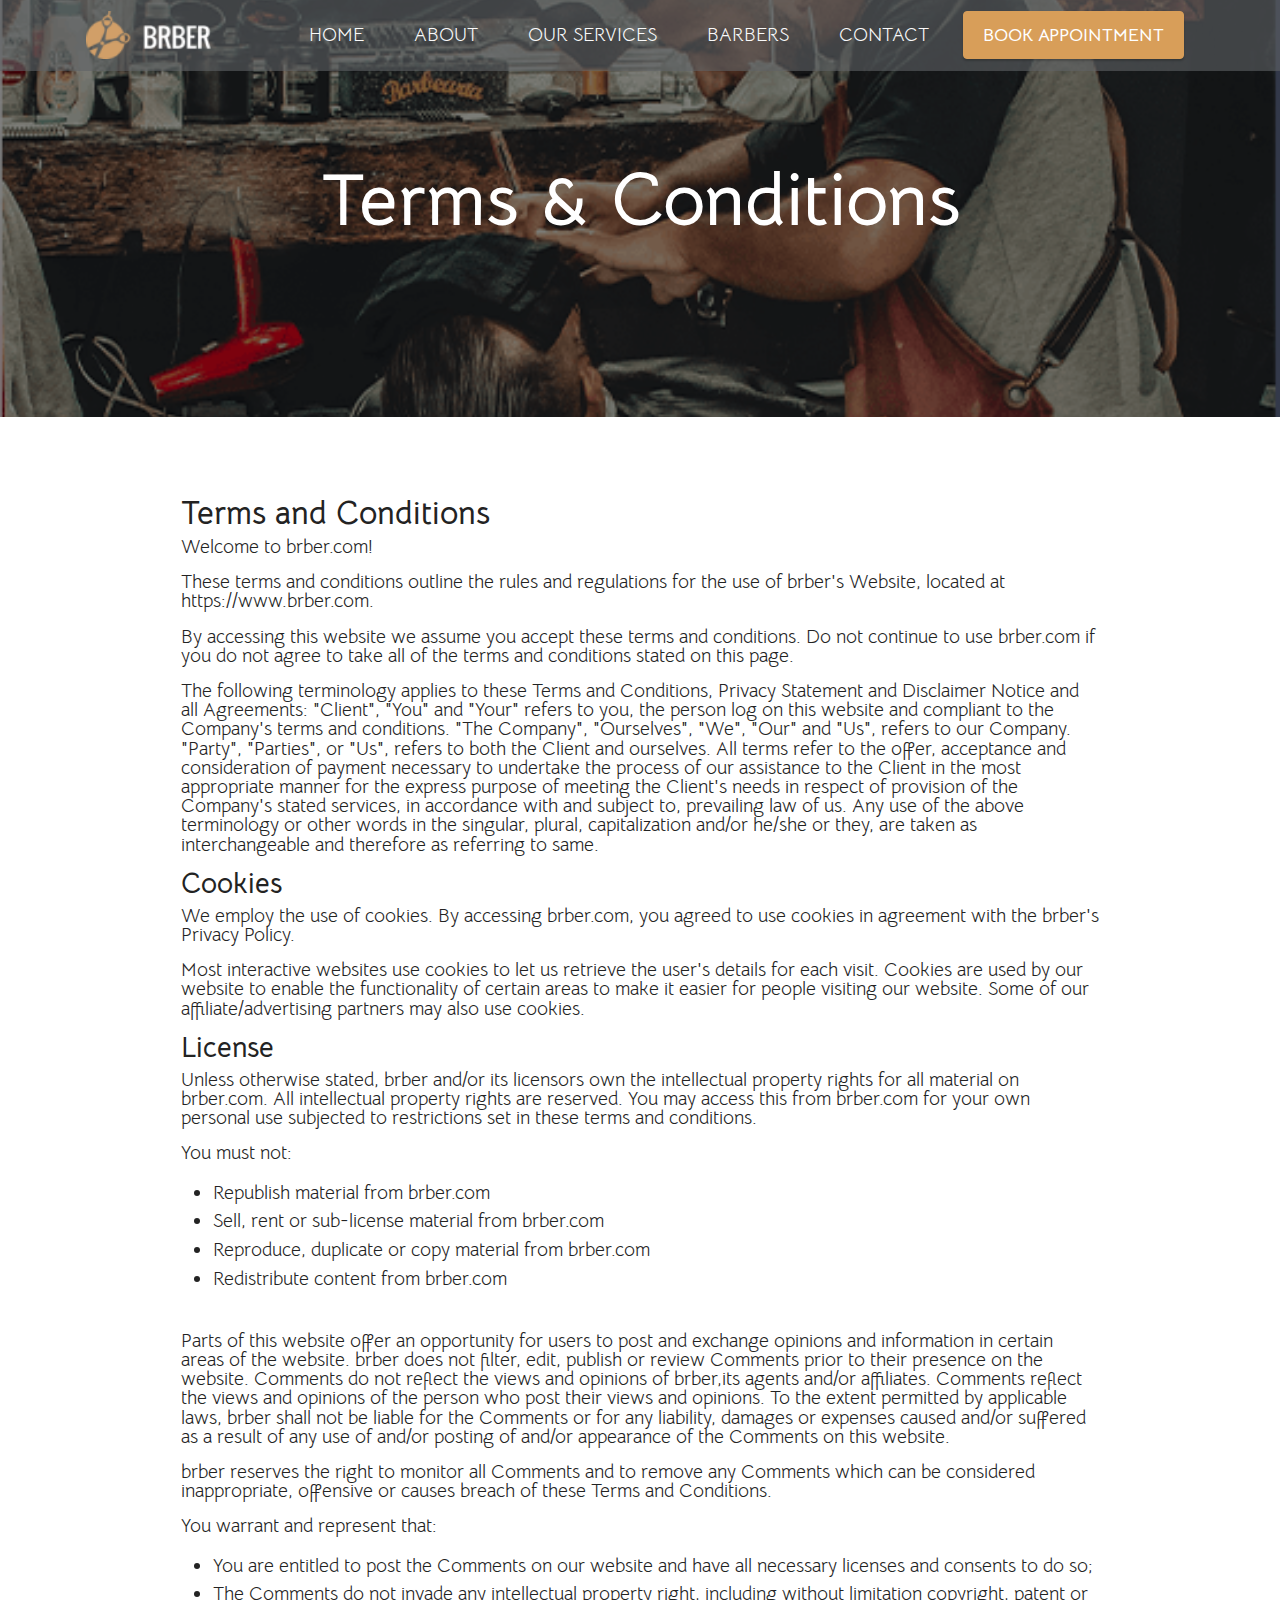
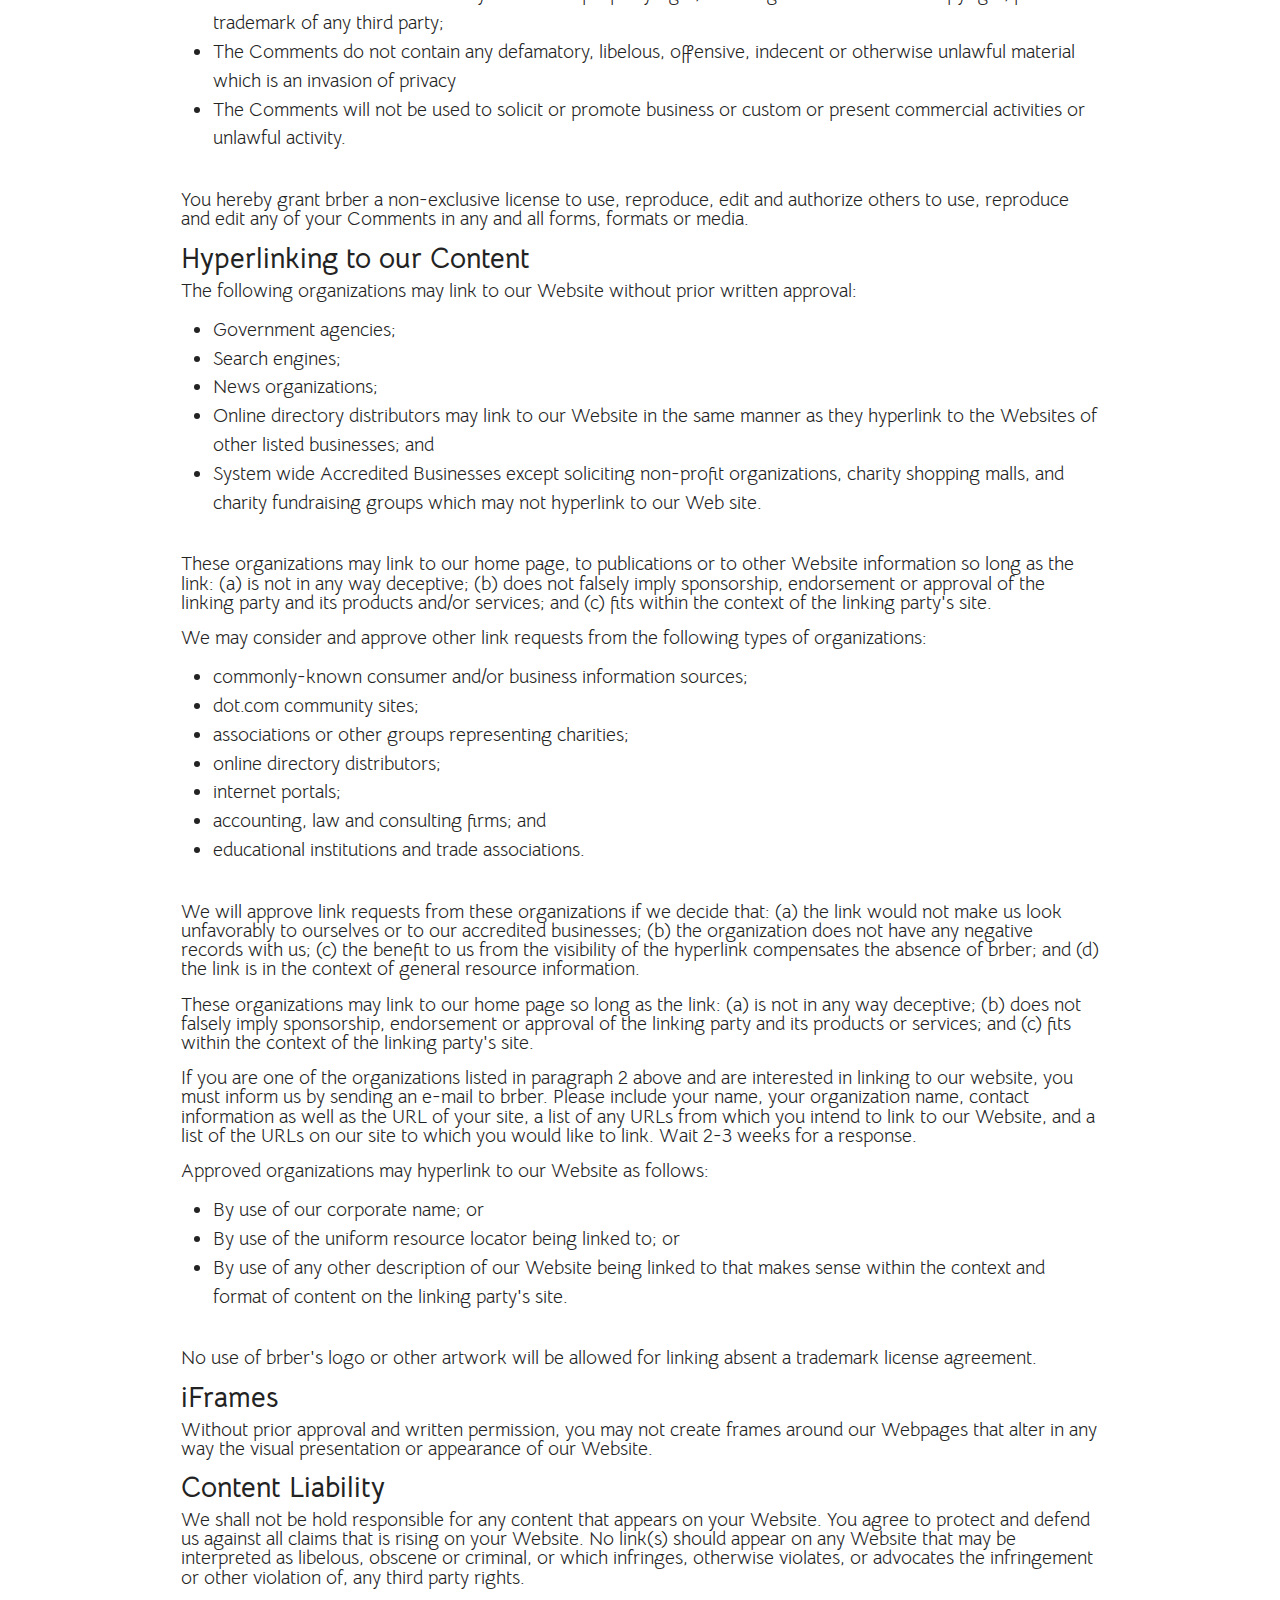
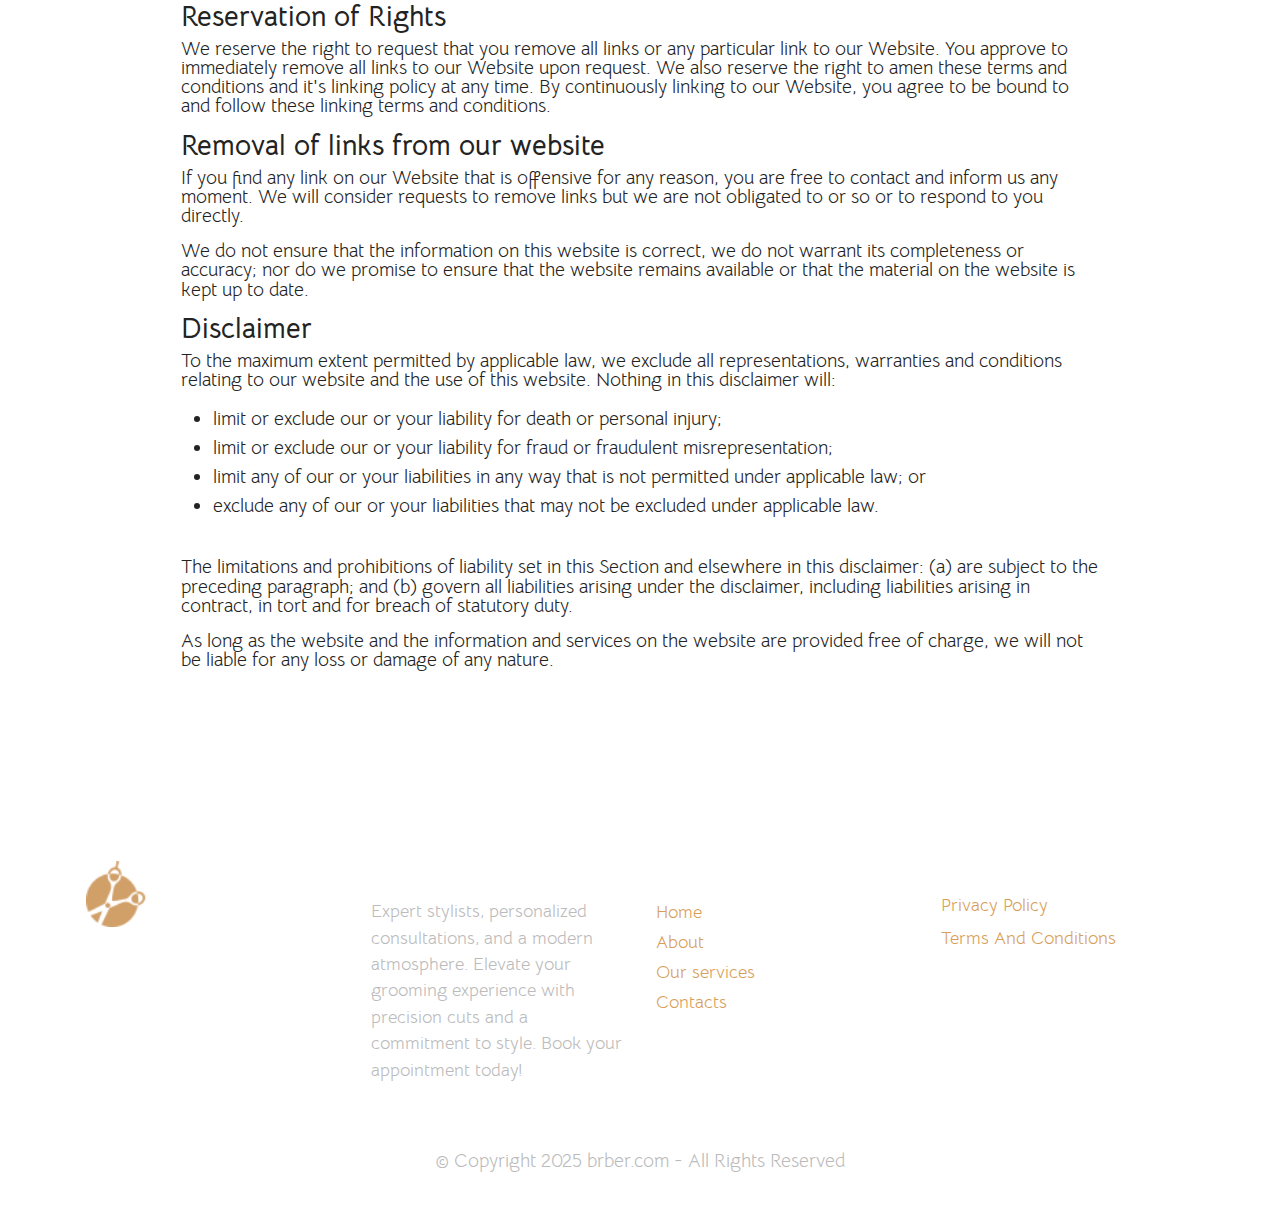
<file: Terms_and_conditions.html>
<!DOCTYPE html>
<html  >
<head>
  <meta charset="UTF-8">
  <meta http-equiv="X-UA-Compatible" content="IE=edge">
  <meta name="viewport" content="width=device-width, initial-scale=1, minimum-scale=1">
  <link rel="shortcut icon" href="assets/images/loder-43x48.png" type="image/x-icon">
  <meta name="description" content="">
  
  
  <title>Terms_and_conditions</title>
  <link rel="stylesheet" href="assets/bootstrap/css/bootstrap.min.css">
  <link rel="stylesheet" href="assets/bootstrap/css/bootstrap-grid.min.css">
  <link rel="stylesheet" href="assets/bootstrap/css/bootstrap-reboot.min.css">
  <link rel="stylesheet" href="assets/parallax/jarallax.css">
  <link rel="stylesheet" href="assets/dropdown/css/style.css">
  <link rel="stylesheet" href="assets/socicon/css/styles.css">
  <link rel="stylesheet" href="assets/theme/css/style.css">
  <link rel="preload" href="https://fonts.googleapis.com/css?family=Bellota+Text:300,300i,400,400i,700,700i&display=swap" as="style" onload="this.onload=null;this.rel='stylesheet'">
  <noscript><link rel="stylesheet" href="https://fonts.googleapis.com/css?family=Bellota+Text:300,300i,400,400i,700,700i&display=swap"></noscript>
  <link rel="preload" as="style" href="assets/mobirise/css/mbr-additional.css"><link rel="stylesheet" href="assets/mobirise/css/mbr-additional.css" type="text/css">

  
  
  
</head>
<body>
  
  <section data-bs-version="5.1" class="menu menu1 cid-sFGMsvHDIa" once="menu" id="menu1-1c">
    

    <nav class="navbar navbar-dropdown navbar-expand-lg">
        <div class="container">
            <div class="navbar-brand">
                <span class="navbar-logo">
                    <a href="index.html">
                        <img src="assets/images/logo-96x37.png" alt="Home" style="height: 3rem;">
                    </a>
                </span>
                
            </div>
            <button class="navbar-toggler" type="button" data-toggle="collapse" data-bs-toggle="collapse" data-target="#navbarSupportedContent" data-bs-target="#navbarSupportedContent" aria-controls="navbarNavAltMarkup" aria-expanded="false" aria-label="Toggle navigation">
                <div class="hamburger">
                    <span></span>
                    <span></span>
                    <span></span>
                    <span></span>
                </div>
            </button>
            <div class="collapse navbar-collapse" id="navbarSupportedContent">
                <ul class="navbar-nav nav-dropdown" data-app-modern-menu="true"><li class="nav-item"><a class="nav-link link text-white text-primary display-7" href="index.html">HOME</a></li><li class="nav-item"><a class="nav-link link text-white text-primary display-7" href="About_us.html">ABOUT</a></li>
                    <li class="nav-item"><a class="nav-link link text-white text-primary display-7" href="Our_services.html">OUR SERVICES</a></li>
                    <li class="nav-item"><a class="nav-link link text-white text-primary display-7" href="barbers.html">BARBERS</a>
                    </li><li class="nav-item"><a class="nav-link link text-white text-primary display-7" href="Contacts.html">CONTACT</a></li></ul>
                
                <div class="navbar-buttons mbr-section-btn"><a class="btn btn-primary display-4" href="Contacts.html">BOOK APPOINTMENT</a></div>
            </div>
        </div>
    </nav>
</section>

<section data-bs-version="5.1" class="header6 cid-tYvqYNCgSE" id="header6-1g">

    

    
    <div class="mbr-overlay" style="opacity: 0.5; background-color: rgb(0, 0, 0);"></div>

    <div class="align-center container">
        <div class="row justify-content-center">
            <div class="col-12 col-lg-12">
                <h1 class="mbr-section-title mbr-fonts-style mbr-white mb-3 display-1"><strong>Terms &amp; Conditions</strong></h1>
                
                
                
            </div>
        </div>
    </div>
</section>

<section data-bs-version="5.1" class="content5 cid-tYvrBFGiPE" id="content5-1h">
    
    <div class="container">
        <div class="row justify-content-center">
            <div class="col-md-12 col-lg-10">
                
                
                <div class="mbr-text mbr-fonts-style display-7">
                    <h2><strong>Terms and Conditions</strong></h2>

<p>Welcome to brber.com!</p>

<p>These terms and conditions outline the rules and regulations for the use of brber's Website, located at https://www.brber.com.</p>

<p>By accessing this website we assume you accept these terms and conditions. Do not continue to use brber.com if you do not agree to take all of the terms and conditions stated on this page.</p>

<p>The following terminology applies to these Terms and Conditions, Privacy Statement and Disclaimer Notice and all Agreements: "Client", "You" and "Your" refers to you, the person log on this website and compliant to the Company's terms and conditions. "The Company", "Ourselves", "We", "Our" and "Us", refers to our Company. "Party", "Parties", or "Us", refers to both the Client and ourselves. All terms refer to the offer, acceptance and consideration of payment necessary to undertake the process of our assistance to the Client in the most appropriate manner for the express purpose of meeting the Client's needs in respect of provision of the Company's stated services, in accordance with and subject to, prevailing law of us. Any use of the above terminology or other words in the singular, plural, capitalization and/or he/she or they, are taken as interchangeable and therefore as referring to same.</p>

<h3><strong>Cookies</strong></h3>

<p>We employ the use of cookies. By accessing brber.com, you agreed to use cookies in agreement with the brber's Privacy Policy. </p>

<p>Most interactive websites use cookies to let us retrieve the user's details for each visit. Cookies are used by our website to enable the functionality of certain areas to make it easier for people visiting our website. Some of our affiliate/advertising partners may also use cookies.</p>

<h3><strong>License</strong></h3>

<p>Unless otherwise stated, brber and/or its licensors own the intellectual property rights for all material on brber.com. All intellectual property rights are reserved. You may access this from brber.com for your own personal use subjected to restrictions set in these terms and conditions.</p>

<p>You must not:</p>
<ul>
    <li>Republish material from brber.com</li>
    <li>Sell, rent or sub-license material from brber.com</li>
    <li>Reproduce, duplicate or copy material from brber.com</li>
    <li>Redistribute content from brber.com</li>
</ul>


<p>Parts of this website offer an opportunity for users to post and exchange opinions and information in certain areas of the website. brber does not filter, edit, publish or review Comments prior to their presence on the website. Comments do not reflect the views and opinions of brber,its agents and/or affiliates. Comments reflect the views and opinions of the person who post their views and opinions. To the extent permitted by applicable laws, brber shall not be liable for the Comments or for any liability, damages or expenses caused and/or suffered as a result of any use of and/or posting of and/or appearance of the Comments on this website.</p>

<p>brber reserves the right to monitor all Comments and to remove any Comments which can be considered inappropriate, offensive or causes breach of these Terms and Conditions.</p>

<p>You warrant and represent that:</p>

<ul>
    <li>You are entitled to post the Comments on our website and have all necessary licenses and consents to do so;</li>
    <li>The Comments do not invade any intellectual property right, including without limitation copyright, patent or trademark of any third party;</li>
    <li>The Comments do not contain any defamatory, libelous, offensive, indecent or otherwise unlawful material which is an invasion of privacy</li>
    <li>The Comments will not be used to solicit or promote business or custom or present commercial activities or unlawful activity.</li>
</ul>

<p>You hereby grant brber a non-exclusive license to use, reproduce, edit and authorize others to use, reproduce and edit any of your Comments in any and all forms, formats or media.</p>

<h3><strong>Hyperlinking to our Content</strong></h3>

<p>The following organizations may link to our Website without prior written approval:</p>

<ul>
    <li>Government agencies;</li>
    <li>Search engines;</li>
    <li>News organizations;</li>
    <li>Online directory distributors may link to our Website in the same manner as they hyperlink to the Websites of other listed businesses; and</li>
    <li>System wide Accredited Businesses except soliciting non-profit organizations, charity shopping malls, and charity fundraising groups which may not hyperlink to our Web site.</li>
</ul>

<p>These organizations may link to our home page, to publications or to other Website information so long as the link: (a) is not in any way deceptive; (b) does not falsely imply sponsorship, endorsement or approval of the linking party and its products and/or services; and (c) fits within the context of the linking party's site.</p>

<p>We may consider and approve other link requests from the following types of organizations:</p>

<ul>
    <li>commonly-known consumer and/or business information sources;</li>
    <li>dot.com community sites;</li>
    <li>associations or other groups representing charities;</li>
    <li>online directory distributors;</li>
    <li>internet portals;</li>
    <li>accounting, law and consulting firms; and</li>
    <li>educational institutions and trade associations.</li>
</ul>

<p>We will approve link requests from these organizations if we decide that: (a) the link would not make us look unfavorably to ourselves or to our accredited businesses; (b) the organization does not have any negative records with us; (c) the benefit to us from the visibility of the hyperlink compensates the absence of brber; and (d) the link is in the context of general resource information.</p>

<p>These organizations may link to our home page so long as the link: (a) is not in any way deceptive; (b) does not falsely imply sponsorship, endorsement or approval of the linking party and its products or services; and (c) fits within the context of the linking party's site.</p>

<p>If you are one of the organizations listed in paragraph 2 above and are interested in linking to our website, you must inform us by sending an e-mail to brber. Please include your name, your organization name, contact information as well as the URL of your site, a list of any URLs from which you intend to link to our Website, and a list of the URLs on our site to which you would like to link. Wait 2-3 weeks for a response.</p>

<p>Approved organizations may hyperlink to our Website as follows:</p>

<ul>
    <li>By use of our corporate name; or</li>
    <li>By use of the uniform resource locator being linked to; or</li>
    <li>By use of any other description of our Website being linked to that makes sense within the context and format of content on the linking party's site.</li>
</ul>

<p>No use of brber's logo or other artwork will be allowed for linking absent a trademark license agreement.</p>

<h3><strong>iFrames</strong></h3>

<p>Without prior approval and written permission, you may not create frames around our Webpages that alter in any way the visual presentation or appearance of our Website.</p>

<h3><strong>Content Liability</strong></h3>

<p>We shall not be hold responsible for any content that appears on your Website. You agree to protect and defend us against all claims that is rising on your Website. No link(s) should appear on any Website that may be interpreted as libelous, obscene or criminal, or which infringes, otherwise violates, or advocates the infringement or other violation of, any third party rights.</p>

<h3><strong>Reservation of Rights</strong></h3>

<p>We reserve the right to request that you remove all links or any particular link to our Website. You approve to immediately remove all links to our Website upon request. We also reserve the right to amen these terms and conditions and it's linking policy at any time. By continuously linking to our Website, you agree to be bound to and follow these linking terms and conditions.</p>

<h3><strong>Removal of links from our website</strong></h3>

<p>If you find any link on our Website that is offensive for any reason, you are free to contact and inform us any moment. We will consider requests to remove links but we are not obligated to or so or to respond to you directly.</p>

<p>We do not ensure that the information on this website is correct, we do not warrant its completeness or accuracy; nor do we promise to ensure that the website remains available or that the material on the website is kept up to date.</p>

<h3><strong>Disclaimer</strong></h3>

<p>To the maximum extent permitted by applicable law, we exclude all representations, warranties and conditions relating to our website and the use of this website. Nothing in this disclaimer will:</p>

<ul>
    <li>limit or exclude our or your liability for death or personal injury;</li>
    <li>limit or exclude our or your liability for fraud or fraudulent misrepresentation;</li>
    <li>limit any of our or your liabilities in any way that is not permitted under applicable law; or</li>
    <li>exclude any of our or your liabilities that may not be excluded under applicable law.</li>
</ul>

<p>The limitations and prohibitions of liability set in this Section and elsewhere in this disclaimer: (a) are subject to the preceding paragraph; and (b) govern all liabilities arising under the disclaimer, including liabilities arising in contract, in tort and for breach of statutory duty.</p>

<p>As long as the website and the information and services on the website are provided free of charge, we will not be liable for any loss or damage of any nature.</p></div>
            </div>
        </div>
    </div>
</section>

<section data-bs-version="5.1" class="footer4 cid-tYv7pNYfva mbr-parallax-background" once="footers" id="footer4-1d">

    

    
    
    <div class="container">
        <div class="row mbr-white">
            <div class="col-6 col-lg-3">
                <div class="media-wrap col-md-8 col-12">
                    <a href="index.html">
                        <img src="assets/images/logo2-footer-123x48.png" alt="footer logo">
                    </a>
                </div>
            </div>
            <div class="col-12 col-md-6 col-lg-3">
                <h5 class="mbr-section-subtitle mbr-fonts-style mb-2 display-7">
                    <strong>About</strong>
                </h5>
                <p class="mbr-text mbr-fonts-style mb-4 display-4">Expert stylists, personalized consultations, and a modern atmosphere. Elevate your grooming experience with precision cuts and a commitment to style. Book your appointment today!</p>
                
                
            </div>
            <div class="col-12 col-md-6 col-lg-3">
                <h5 class="mbr-section-subtitle mbr-fonts-style mb-2 display-7"><strong>Quick Links</strong></h5>
                <ul class="list mbr-fonts-style display-4">
                    <li class="mbr-text item-wrap"><a href="index.html" class="text-primary">Home</a></li>
                    <li class="mbr-text item-wrap"><a href="About_us.html" class="text-primary">About</a></li>
                    <li class="mbr-text item-wrap"><a href="Our_services.html" class="text-primary">Our services</a></li><a href="Our_services.html" class="text-primary">
                    </a><li class="mbr-text item-wrap"><a href="Contacts.html" class="text-primary">Contacts</a></li>
                </ul>
            </div>
            <div class="col-12 col-md-6 col-lg-3">
                <h5 class="mbr-section-subtitle mbr-fonts-style mb-2 display-7"><p><strong>Our Policies</strong></p></h5>
                <ul class="list mbr-fonts-style display-4"><p><a href="privacy_policy.html" class="text-primary">Privacy Policy</a></p><p><a href="Terms_and_conditions.html" class="text-primary">Terms And Conditions</a></p></ul>
            </div>
            <div class="col-12 mt-4">
                <p class="mbr-text mb-0 mbr-fonts-style copyright align-center display-7">
                    © Copyright 2025 brber.com - All Rights Reserved
                </p>
            </div>
        </div>
    </div>
</section><script src="assets/bootstrap/js/bootstrap.bundle.min.js"></script>  <script src="assets/parallax/jarallax.js"></script>  <script src="assets/smoothscroll/smooth-scroll.js"></script>  <script src="assets/ytplayer/index.js"></script>  <script src="assets/dropdown/js/navbar-dropdown.js"></script>  <script src="assets/theme/js/script.js"></script>  
  
  
</body>
</html>
</file>
<file: assets/web/assets/mobirise-icons2/mobirise2.css>
@font-face {
  font-family: 'Moririse2';
  font-display: swap;
  src:  url('mobirise2.eot?f2bix4');
  src:  url('mobirise2.eot?f2bix4#iefix') format('embedded-opentype'),
    url('mobirise2.ttf?f2bix4') format('truetype'),
    url('mobirise2.woff?f2bix4') format('woff'),
    url('mobirise2.svg?f2bix4#mobirise2') format('svg');
  font-weight: normal;
  font-style: normal;
}

[class^="mobi-"], [class*=" mobi-"] {
  /* use !important to prevent issues with browser extensions that change fonts */
  font-family: 'Moririse2' !important;
  speak: none;
  font-style: normal;
  font-weight: normal;
  font-variant: normal;
  text-transform: none;
  line-height: 1;

  /* Better Font Rendering =========== */
  -webkit-font-smoothing: antialiased;
  -moz-osx-font-smoothing: grayscale;
}

.mobi-mbri-add-submenu:before {
  content: "\e900";
}
.mobi-mbri-alert:before {
  content: "\e901";
}
.mobi-mbri-align-center:before {
  content: "\e902";
}
.mobi-mbri-align-justify:before {
  content: "\e903";
}
.mobi-mbri-align-left:before {
  content: "\e904";
}
.mobi-mbri-align-right:before {
  content: "\e905";
}
.mobi-mbri-android:before {
  content: "\e906";
}
.mobi-mbri-apple:before {
  content: "\e907";
}
.mobi-mbri-arrow-down:before {
  content: "\e908";
}
.mobi-mbri-arrow-next:before {
  content: "\e909";
}
.mobi-mbri-arrow-prev:before {
  content: "\e90a";
}
.mobi-mbri-arrow-up:before {
  content: "\e90b";
}
.mobi-mbri-bold:before {
  content: "\e90c";
}
.mobi-mbri-bookmark:before {
  content: "\e90d";
}
.mobi-mbri-bootstrap:before {
  content: "\e90e";
}
.mobi-mbri-briefcase:before {
  content: "\e90f";
}
.mobi-mbri-browse:before {
  content: "\e910";
}
.mobi-mbri-bulleted-list:before {
  content: "\e911";
}
.mobi-mbri-calendar:before {
  content: "\e912";
}
.mobi-mbri-camera:before {
  content: "\e913";
}
.mobi-mbri-cart-add:before {
  content: "\e914";
}
.mobi-mbri-cart-full:before {
  content: "\e915";
}
.mobi-mbri-cash:before {
  content: "\e916";
}
.mobi-mbri-change-style:before {
  content: "\e917";
}
.mobi-mbri-chat:before {
  content: "\e918";
}
.mobi-mbri-clock:before {
  content: "\e919";
}
.mobi-mbri-close:before {
  content: "\e91a";
}
.mobi-mbri-cloud:before {
  content: "\e91b";
}
.mobi-mbri-code:before {
  content: "\e91c";
}
.mobi-mbri-contact-form:before {
  content: "\e91d";
}
.mobi-mbri-credit-card:before {
  content: "\e91e";
}
.mobi-mbri-cursor-click:before {
  content: "\e91f";
}
.mobi-mbri-cust-feedback:before {
  content: "\e920";
}
.mobi-mbri-database:before {
  content: "\e921";
}
.mobi-mbri-delivery:before {
  content: "\e922";
}
.mobi-mbri-desktop:before {
  content: "\e923";
}
.mobi-mbri-devices:before {
  content: "\e924";
}
.mobi-mbri-down:before {
  content: "\e925";
}
.mobi-mbri-download-2:before {
  content: "\e926";
}
.mobi-mbri-download:before {
  content: "\e927";
}
.mobi-mbri-drag-n-drop-2:before {
  content: "\e928";
}
.mobi-mbri-drag-n-drop:before {
  content: "\e929";
}
.mobi-mbri-edit-2:before {
  content: "\e92a";
}
.mobi-mbri-edit:before {
  content: "\e92b";
}
.mobi-mbri-error:before {
  content: "\e92c";
}
.mobi-mbri-extension:before {
  content: "\e92d";
}
.mobi-mbri-features:before {
  content: "\e92e";
}
.mobi-mbri-file:before {
  content: "\e92f";
}
.mobi-mbri-flag:before {
  content: "\e930";
}
.mobi-mbri-folder:before {
  content: "\e931";
}
.mobi-mbri-gift:before {
  content: "\e932";
}
.mobi-mbri-github:before {
  content: "\e933";
}
.mobi-mbri-globe-2:before {
  content: "\e934";
}
.mobi-mbri-globe:before {
  content: "\e935";
}
.mobi-mbri-growing-chart:before {
  content: "\e936";
}
.mobi-mbri-hearth:before {
  content: "\e937";
}
.mobi-mbri-help:before {
  content: "\e938";
}
.mobi-mbri-home:before {
  content: "\e939";
}
.mobi-mbri-hot-cup:before {
  content: "\e93a";
}
.mobi-mbri-idea:before {
  content: "\e93b";
}
.mobi-mbri-image-gallery:before {
  content: "\e93c";
}
.mobi-mbri-image-slider:before {
  content: "\e93d";
}
.mobi-mbri-info:before {
  content: "\e93e";
}
.mobi-mbri-italic:before {
  content: "\e93f";
}
.mobi-mbri-key:before {
  content: "\e940";
}
.mobi-mbri-laptop:before {
  content: "\e941";
}
.mobi-mbri-layers:before {
  content: "\e942";
}
.mobi-mbri-left-right:before {
  content: "\e943";
}
.mobi-mbri-left:before {
  content: "\e944";
}
.mobi-mbri-letter:before {
  content: "\e945";
}
.mobi-mbri-like:before {
  content: "\e946";
}
.mobi-mbri-link:before {
  content: "\e947";
}
.mobi-mbri-lock:before {
  content: "\e948";
}
.mobi-mbri-login:before {
  content: "\e949";
}
.mobi-mbri-logout:before {
  content: "\e94a";
}
.mobi-mbri-magic-stick:before {
  content: "\e94b";
}
.mobi-mbri-map-pin:before {
  content: "\e94c";
}
.mobi-mbri-menu:before {
  content: "\e94d";
}
.mobi-mbri-mobile-2:before {
  content: "\e94e";
}
.mobi-mbri-mobile-horizontal:before {
  content: "\e94f";
}
.mobi-mbri-mobile:before {
  content: "\e950";
}
.mobi-mbri-mobirise:before {
  content: "\e951";
}
.mobi-mbri-more-horizontal:before {
  content: "\e952";
}
.mobi-mbri-more-vertical:before {
  content: "\e953";
}
.mobi-mbri-music:before {
  content: "\e954";
}
.mobi-mbri-new-file:before {
  content: "\e955";
}
.mobi-mbri-numbered-list:before {
  content: "\e956";
}
.mobi-mbri-opened-folder:before {
  content: "\e957";
}
.mobi-mbri-pages:before {
  content: "\e958";
}
.mobi-mbri-paper-plane:before {
  content: "\e959";
}
.mobi-mbri-paperclip:before {
  content: "\e95a";
}
.mobi-mbri-phone:before {
  content: "\e95b";
}
.mobi-mbri-photo:before {
  content: "\e95c";
}
.mobi-mbri-photos:before {
  content: "\e95d";
}
.mobi-mbri-pin:before {
  content: "\e95e";
}
.mobi-mbri-play:before {
  content: "\e95f";
}
.mobi-mbri-plus:before {
  content: "\e960";
}
.mobi-mbri-preview:before {
  content: "\e961";
}
.mobi-mbri-print:before {
  content: "\e962";
}
.mobi-mbri-protect:before {
  content: "\e963";
}
.mobi-mbri-question:before {
  content: "\e964";
}
.mobi-mbri-quote-left:before {
  content: "\e965";
}
.mobi-mbri-quote-right:before {
  content: "\e966";
}
.mobi-mbri-redo:before {
  content: "\e967";
}
.mobi-mbri-refresh:before {
  content: "\e968";
}
.mobi-mbri-responsive-2:before {
  content: "\e969";
}
.mobi-mbri-responsive:before {
  content: "\e96a";
}
.mobi-mbri-right:before {
  content: "\e96b";
}
.mobi-mbri-rocket:before {
  content: "\e96c";
}
.mobi-mbri-sad-face:before {
  content: "\e96d";
}
.mobi-mbri-sale:before {
  content: "\e96e";
}
.mobi-mbri-save:before {
  content: "\e96f";
}
.mobi-mbri-search:before {
  content: "\e970";
}
.mobi-mbri-setting-2:before {
  content: "\e971";
}
.mobi-mbri-setting-3:before {
  content: "\e972";
}
.mobi-mbri-setting:before {
  content: "\e973";
}
.mobi-mbri-share:before {
  content: "\e974";
}
.mobi-mbri-shopping-bag:before {
  content: "\e975";
}
.mobi-mbri-shopping-basket:before {
  content: "\e976";
}
.mobi-mbri-shopping-cart:before {
  content: "\e977";
}
.mobi-mbri-sites:before {
  content: "\e978";
}
.mobi-mbri-smile-face:before {
  content: "\e979";
}
.mobi-mbri-speed:before {
  content: "\e97a";
}
.mobi-mbri-star:before {
  content: "\e97b";
}
.mobi-mbri-success:before {
  content: "\e97c";
}
.mobi-mbri-sun:before {
  content: "\e97d";
}
.mobi-mbri-sun2:before {
  content: "\e97e";
}
.mobi-mbri-tablet-vertical:before {
  content: "\e97f";
}
.mobi-mbri-tablet:before {
  content: "\e980";
}
.mobi-mbri-target:before {
  content: "\e981";
}
.mobi-mbri-timer:before {
  content: "\e982";
}
.mobi-mbri-to-ftp:before {
  content: "\e983";
}
.mobi-mbri-to-local-drive:before {
  content: "\e984";
}
.mobi-mbri-touch-swipe:before {
  content: "\e985";
}
.mobi-mbri-touch:before {
  content: "\e986";
}
.mobi-mbri-trash:before {
  content: "\e987";
}
.mobi-mbri-underline:before {
  content: "\e988";
}
.mobi-mbri-undo:before {
  content: "\e989";
}
.mobi-mbri-unlink:before {
  content: "\e98a";
}
.mobi-mbri-unlock:before {
  content: "\e98b";
}
.mobi-mbri-up-down:before {
  content: "\e98c";
}
.mobi-mbri-up:before {
  content: "\e98d";
}
.mobi-mbri-update:before {
  content: "\e98e";
}
.mobi-mbri-upload-2:before {
  content: "\e98f";
}
.mobi-mbri-upload:before {
  content: "\e990";
}
.mobi-mbri-user-2:before {
  content: "\e991";
}
.mobi-mbri-user:before {
  content: "\e992";
}
.mobi-mbri-users:before {
  content: "\e993";
}
.mobi-mbri-video-play:before {
  content: "\e994";
}
.mobi-mbri-video:before {
  content: "\e995";
}
.mobi-mbri-watch:before {
  content: "\e996";
}
.mobi-mbri-website-theme-2:before {
  content: "\e997";
}
.mobi-mbri-website-theme:before {
  content: "\e998";
}
.mobi-mbri-wifi:before {
  content: "\e999";
}
.mobi-mbri-windows:before {
  content: "\e99a";
}
.mobi-mbri-zoom-in:before {
  content: "\e99b";
}
.mobi-mbri-zoom-out:before {
  content: "\e99c";
}
</file>
<file: assets/parallax/jarallax.css>
.jarallax {
    position: relative;
    z-index: 0;
}
.jarallax > .jarallax-img {
    position: absolute;
    object-fit: cover;
    /* support for plugin https://github.com/bfred-it/object-fit-images */
    font-family: 'object-fit: cover;';
    top: 0;
    left: 0;
    width: 100%;
    height: 100%;
    z-index: -1;
}
</file>
<file: assets/dropdown/css/style.css>
.navbar-dropdown {
  left: 0;
  padding: 0;
  position: absolute;
  right: 0;
  top: 0;
  transition: all 0.45s ease;
  z-index: 1030;
  background: #282828; }
  .navbar-dropdown .navbar-logo {
    margin-right: 0.8rem;
    transition: margin 0.3s ease-in-out;
    vertical-align: middle; }
    .navbar-dropdown .navbar-logo img {
      height: 3.125rem;
      transition: all 0.3s ease-in-out; }
    .navbar-dropdown .navbar-logo.mbr-iconfont {
      font-size: 3.125rem;
      line-height: 3.125rem; }
  .navbar-dropdown .navbar-caption {
    font-weight: 700;
    white-space: normal;
    vertical-align: -4px;
    line-height: 3.125rem !important; }
    .navbar-dropdown .navbar-caption, .navbar-dropdown .navbar-caption:hover {
      color: inherit;
      text-decoration: none; }
  .navbar-dropdown .mbr-iconfont + .navbar-caption {
    vertical-align: -1px; }
  .navbar-dropdown.navbar-fixed-top {
    position: fixed; }
  .navbar-dropdown .navbar-brand span {
    vertical-align: -4px; }
  .navbar-dropdown.bg-color.transparent {
    background: none; }
  .navbar-dropdown.navbar-short .navbar-brand {
    padding: 0.625rem 0; }
    .navbar-dropdown.navbar-short .navbar-brand span {
      vertical-align: -1px; }
  .navbar-dropdown.navbar-short .navbar-caption {
    line-height: 2.375rem !important;
    vertical-align: -2px; }
  .navbar-dropdown.navbar-short .navbar-logo {
    margin-right: 0.5rem; }
    .navbar-dropdown.navbar-short .navbar-logo img {
      height: 2.375rem; }
    .navbar-dropdown.navbar-short .navbar-logo.mbr-iconfont {
      font-size: 2.375rem;
      line-height: 2.375rem; }
  .navbar-dropdown.navbar-short .mbr-table-cell {
    height: 3.625rem; }
  .navbar-dropdown .navbar-close {
    left: 0.6875rem;
    position: fixed;
    top: 0.75rem;
    z-index: 1000; }
  .navbar-dropdown .hamburger-icon {
    content: "";
    display: inline-block;
    vertical-align: middle;
    width: 16px;
    -webkit-box-shadow: 0 -6px 0 1px #282828,0 0 0 1px #282828,0 6px 0 1px #282828;
    -moz-box-shadow: 0 -6px 0 1px #282828,0 0 0 1px #282828,0 6px 0 1px #282828;
    box-shadow: 0 -6px 0 1px #282828,0 0 0 1px #282828,0 6px 0 1px #282828; }

.dropdown-menu .dropdown-toggle[data-toggle="dropdown-submenu"]::after {
  border-bottom: 0.35em solid transparent;
  border-left: 0.35em solid;
  border-right: 0;
  border-top: 0.35em solid transparent;
  margin-left: 0.3rem; }

.dropdown-menu .dropdown-item:focus {
  outline: 0; }

.nav-dropdown {
  font-size: 0.75rem;
  font-weight: 500;
  height: auto !important; }
  .nav-dropdown .nav-btn {
    padding-left: 1rem; }
  .nav-dropdown .link {
    margin: .667em 1.667em;
    font-weight: 500;
    padding: 0;
    transition: color .2s ease-in-out; }
    .nav-dropdown .link.dropdown-toggle {
      margin-right: 2.583em; }
      .nav-dropdown .link.dropdown-toggle::after {
        margin-left: .25rem;
        border-top: 0.35em solid;
        border-right: 0.35em solid transparent;
        border-left: 0.35em solid transparent;
        border-bottom: 0; }
      .nav-dropdown .link.dropdown-toggle[aria-expanded="true"] {
        margin: 0;
        padding: 0.667em 3.263em  0.667em 1.667em; }
  .nav-dropdown .link::after,
  .nav-dropdown .dropdown-item::after {
    color: inherit; }
  .nav-dropdown .btn {
    font-size: 0.75rem;
    font-weight: 700;
    letter-spacing: 0;
    margin-bottom: 0;
    padding-left: 1.25rem;
    padding-right: 1.25rem; }
  .nav-dropdown .dropdown-menu {
    border-radius: 0;
    border: 0;
    left: 0;
    margin: 0;
    padding-bottom: 1.25rem;
    padding-top: 1.25rem;
    position: relative; }
  .nav-dropdown .dropdown-submenu {
    margin-left: 0.125rem;
    top: 0; }
  .nav-dropdown .dropdown-item {
    font-weight: 500;
    line-height: 2;
    padding: 0.3846em 4.615em 0.3846em 1.5385em;
    position: relative;
    transition: color .2s ease-in-out, background-color .2s ease-in-out; }
    .nav-dropdown .dropdown-item::after {
      margin-top: -0.3077em;
      position: absolute;
      right: 1.1538em;
      top: 50%; }
    .nav-dropdown .dropdown-item:focus, .nav-dropdown .dropdown-item:hover {
      background: none; }

@media (max-width: 767px) {
  .nav-dropdown.navbar-toggleable-sm {
    bottom: 0;
    display: none;
    left: 0;
    overflow-x: hidden;
    position: fixed;
    top: 0;
    transform: translateX(-100%);
    -ms-transform: translateX(-100%);
    -webkit-transform: translateX(-100%);
    width: 18.75rem;
    z-index: 999; } }
.nav-dropdown.navbar-toggleable-xl {
  bottom: 0;
  display: none;
  left: 0;
  overflow-x: hidden;
  position: fixed;
  top: 0;
  transform: translateX(-100%);
  -ms-transform: translateX(-100%);
  -webkit-transform: translateX(-100%);
  width: 18.75rem;
  z-index: 999; }

.nav-dropdown-sm {
  display: block !important;
  overflow-x: hidden;
  overflow: auto;
  padding-top: 3.875rem; }
  .nav-dropdown-sm::after {
    content: "";
    display: block;
    height: 3rem;
    width: 100%; }
  .nav-dropdown-sm.collapse.in ~ .navbar-close {
    display: block !important; }
  .nav-dropdown-sm.collapsing, .nav-dropdown-sm.collapse.in {
    transform: translateX(0);
    -ms-transform: translateX(0);
    -webkit-transform: translateX(0);
    transition: all 0.25s ease-out;
    -webkit-transition: all 0.25s ease-out;
    background: #282828; }
  .nav-dropdown-sm.collapsing[aria-expanded="false"] {
    transform: translateX(-100%);
    -ms-transform: translateX(-100%);
    -webkit-transform: translateX(-100%); }
  .nav-dropdown-sm .nav-item {
    display: block;
    margin-left: 0 !important;
    padding-left: 0; }
  .nav-dropdown-sm .link,
  .nav-dropdown-sm .dropdown-item {
    border-top: 1px dotted rgba(255, 255, 255, 0.1);
    font-size: 0.8125rem;
    line-height: 1.6;
    margin: 0 !important;
    padding: 0.875rem 2.4rem 0.875rem 1.5625rem !important;
    position: relative;
    white-space: normal; }
    .nav-dropdown-sm .link:focus, .nav-dropdown-sm .link:hover,
    .nav-dropdown-sm .dropdown-item:focus,
    .nav-dropdown-sm .dropdown-item:hover {
      background: rgba(0, 0, 0, 0.2) !important;
      color: #c0a375; }
  .nav-dropdown-sm .nav-btn {
    position: relative;
    padding: 1.5625rem 1.5625rem 0 1.5625rem; }
    .nav-dropdown-sm .nav-btn::before {
      border-top: 1px dotted rgba(255, 255, 255, 0.1);
      content: "";
      left: 0;
      position: absolute;
      top: 0;
      width: 100%; }
    .nav-dropdown-sm .nav-btn + .nav-btn {
      padding-top: 0.625rem; }
      .nav-dropdown-sm .nav-btn + .nav-btn::before {
        display: none; }
  .nav-dropdown-sm .btn {
    padding: 0.625rem 0; }
  .nav-dropdown-sm .dropdown-toggle[data-toggle="dropdown-submenu"]::after {
    margin-left: .25rem;
    border-top: 0.35em solid;
    border-right: 0.35em solid transparent;
    border-left: 0.35em solid transparent;
    border-bottom: 0; }
  .nav-dropdown-sm .dropdown-toggle[data-toggle="dropdown-submenu"][aria-expanded="true"]::after {
    border-top: 0;
    border-right: 0.35em solid transparent;
    border-left: 0.35em solid transparent;
    border-bottom: 0.35em solid; }
  .nav-dropdown-sm .dropdown-menu {
    margin: 0;
    padding: 0;
    position: relative;
    top: 0;
    left: 0;
    width: 100%;
    border: 0;
    float: none;
    border-radius: 0;
    background: none; }
  .nav-dropdown-sm .dropdown-submenu {
    left: 100%;
    margin-left: 0.125rem;
    margin-top: -1.25rem;
    top: 0; }

.navbar-toggleable-sm .nav-dropdown .dropdown-menu {
  position: absolute; }

.navbar-toggleable-sm .nav-dropdown .dropdown-submenu {
  left: 100%;
  margin-left: 0.125rem;
  margin-top: -1.25rem;
  top: 0; }

.navbar-toggleable-sm.opened .nav-dropdown .dropdown-menu {
  position: relative; }

.navbar-toggleable-sm.opened .nav-dropdown .dropdown-submenu {
  left: 0;
  margin-left: 00rem;
  margin-top: 0rem;
  top: 0; }

.is-builder .nav-dropdown.collapsing {
  transition: none !important; }
</file>
<file: assets/socicon/css/styles.css>
@charset "UTF-8";

@font-face {
  font-family: 'Socicon';
  src:  url('../fonts/socicon.eot');
  src:  url('../fonts/socicon.eot?#iefix') format('embedded-opentype'),
    url('../fonts/socicon.woff2') format('woff2'),
    url('../fonts/socicon.ttf') format('truetype'),
    url('../fonts/socicon.woff') format('woff'),
    url('../fonts/socicon.svg#socicon') format('svg');
  font-weight: normal;
  font-style: normal;
  font-display: swap;
}

[data-icon]:before {
  font-family: "socicon" !important;
  content: attr(data-icon);
  font-style: normal !important;
  font-weight: normal !important;
  font-variant: normal !important;
  text-transform: none !important;
  speak: none;
  line-height: 1;
  -webkit-font-smoothing: antialiased;
  -moz-osx-font-smoothing: grayscale;
}

[class^="socicon-"], [class*=" socicon-"] {
  /* use !important to prevent issues with browser extensions that change fonts */
  font-family: 'Socicon' !important;
  speak: none;
  font-style: normal;
  font-weight: normal;
  font-variant: normal;
  text-transform: none;
  line-height: 1;

  /* Better Font Rendering =========== */
  -webkit-font-smoothing: antialiased;
  -moz-osx-font-smoothing: grayscale;
}

.socicon-eitaa:before {
  content: "\e97c";
}
.socicon-soroush:before {
  content: "\e97d";
}
.socicon-bale:before {
  content: "\e97e";
}
.socicon-zazzle:before {
  content: "\e97b";
}
.socicon-society6:before {
  content: "\e97a";
}
.socicon-redbubble:before {
  content: "\e979";
}
.socicon-avvo:before {
  content: "\e978";
}
.socicon-stitcher:before {
  content: "\e977";
}
.socicon-googlehangouts:before {
  content: "\e974";
}
.socicon-dlive:before {
  content: "\e975";
}
.socicon-vsco:before {
  content: "\e976";
}
.socicon-flipboard:before {
  content: "\e973";
}
.socicon-ubuntu:before {
  content: "\e958";
}
.socicon-artstation:before {
  content: "\e959";
}
.socicon-invision:before {
  content: "\e95a";
}
.socicon-torial:before {
  content: "\e95b";
}
.socicon-collectorz:before {
  content: "\e95c";
}
.socicon-seenthis:before {
  content: "\e95d";
}
.socicon-googleplaymusic:before {
  content: "\e95e";
}
.socicon-debian:before {
  content: "\e95f";
}
.socicon-filmfreeway:before {
  content: "\e960";
}
.socicon-gnome:before {
  content: "\e961";
}
.socicon-itchio:before {
  content: "\e962";
}
.socicon-jamendo:before {
  content: "\e963";
}
.socicon-mix:before {
  content: "\e964";
}
.socicon-sharepoint:before {
  content: "\e965";
}
.socicon-tinder:before {
  content: "\e966";
}
.socicon-windguru:before {
  content: "\e967";
}
.socicon-cdbaby:before {
  content: "\e968";
}
.socicon-elementaryos:before {
  content: "\e969";
}
.socicon-stage32:before {
  content: "\e96a";
}
.socicon-tiktok:before {
  content: "\e96b";
}
.socicon-gitter:before {
  content: "\e96c";
}
.socicon-letterboxd:before {
  content: "\e96d";
}
.socicon-threema:before {
  content: "\e96e";
}
.socicon-splice:before {
  content: "\e96f";
}
.socicon-metapop:before {
  content: "\e970";
}
.socicon-naver:before {
  content: "\e971";
}
.socicon-remote:before {
  content: "\e972";
}
.socicon-internet:before {
  content: "\e957";
}
.socicon-moddb:before {
  content: "\e94b";
}
.socicon-indiedb:before {
  content: "\e94c";
}
.socicon-traxsource:before {
  content: "\e94d";
}
.socicon-gamefor:before {
  content: "\e94e";
}
.socicon-pixiv:before {
  content: "\e94f";
}
.socicon-myanimelist:before {
  content: "\e950";
}
.socicon-blackberry:before {
  content: "\e951";
}
.socicon-wickr:before {
  content: "\e952";
}
.socicon-spip:before {
  content: "\e953";
}
.socicon-napster:before {
  content: "\e954";
}
.socicon-beatport:before {
  content: "\e955";
}
.socicon-hackerone:before {
  content: "\e956";
}
.socicon-hackernews:before {
  content: "\e946";
}
.socicon-smashwords:before {
  content: "\e947";
}
.socicon-kobo:before {
  content: "\e948";
}
.socicon-bookbub:before {
  content: "\e949";
}
.socicon-mailru:before {
  content: "\e94a";
}
.socicon-gitlab:before {
  content: "\e945";
}
.socicon-instructables:before {
  content: "\e944";
}
.socicon-portfolio:before {
  content: "\e943";
}
.socicon-codered:before {
  content: "\e940";
}
.socicon-origin:before {
  content: "\e941";
}
.socicon-nextdoor:before {
  content: "\e942";
}
.socicon-udemy:before {
  content: "\e93f";
}
.socicon-livemaster:before {
  content: "\e93e";
}
.socicon-crunchbase:before {
  content: "\e93b";
}
.socicon-homefy:before {
  content: "\e93c";
}
.socicon-calendly:before {
  content: "\e93d";
}
.socicon-realtor:before {
  content: "\e90f";
}
.socicon-tidal:before {
  content: "\e910";
}
.socicon-qobuz:before {
  content: "\e911";
}
.socicon-natgeo:before {
  content: "\e912";
}
.socicon-mastodon:before {
  content: "\e913";
}
.socicon-unsplash:before {
  content: "\e914";
}
.socicon-homeadvisor:before {
  content: "\e915";
}
.socicon-angieslist:before {
  content: "\e916";
}
.socicon-codepen:before {
  content: "\e917";
}
.socicon-slack:before {
  content: "\e918";
}
.socicon-openaigym:before {
  content: "\e919";
}
.socicon-logmein:before {
  content: "\e91a";
}
.socicon-fiverr:before {
  content: "\e91b";
}
.socicon-gotomeeting:before {
  content: "\e91c";
}
.socicon-aliexpress:before {
  content: "\e91d";
}
.socicon-guru:before {
  content: "\e91e";
}
.socicon-appstore:before {
  content: "\e91f";
}
.socicon-homes:before {
  content: "\e920";
}
.socicon-zoom:before {
  content: "\e921";
}
.socicon-alibaba:before {
  content: "\e922";
}
.socicon-craigslist:before {
  content: "\e923";
}
.socicon-wix:before {
  content: "\e924";
}
.socicon-redfin:before {
  content: "\e925";
}
.socicon-googlecalendar:before {
  content: "\e926";
}
.socicon-shopify:before {
  content: "\e927";
}
.socicon-freelancer:before {
  content: "\e928";
}
.socicon-seedrs:before {
  content: "\e929";
}
.socicon-bing:before {
  content: "\e92a";
}
.socicon-doodle:before {
  content: "\e92b";
}
.socicon-bonanza:before {
  content: "\e92c";
}
.socicon-squarespace:before {
  content: "\e92d";
}
.socicon-toptal:before {
  content: "\e92e";
}
.socicon-gust:before {
  content: "\e92f";
}
.socicon-ask:before {
  content: "\e930";
}
.socicon-trulia:before {
  content: "\e931";
}
.socicon-loomly:before {
  content: "\e932";
}
.socicon-ghost:before {
  content: "\e933";
}
.socicon-upwork:before {
  content: "\e934";
}
.socicon-fundable:before {
  content: "\e935";
}
.socicon-booking:before {
  content: "\e936";
}
.socicon-googlemaps:before {
  content: "\e937";
}
.socicon-zillow:before {
  content: "\e938";
}
.socicon-niconico:before {
  content: "\e939";
}
.socicon-toneden:before {
  content: "\e93a";
}
.socicon-augment:before {
  content: "\e908";
}
.socicon-bitbucket:before {
  content: "\e909";
}
.socicon-fyuse:before {
  content: "\e90a";
}
.socicon-yt-gaming:before {
  content: "\e90b";
}
.socicon-sketchfab:before {
  content: "\e90c";
}
.socicon-mobcrush:before {
  content: "\e90d";
}
.socicon-microsoft:before {
  content: "\e90e";
}
.socicon-pandora:before {
  content: "\e907";
}
.socicon-messenger:before {
  content: "\e906";
}
.socicon-gamewisp:before {
  content: "\e905";
}
.socicon-bloglovin:before {
  content: "\e904";
}
.socicon-tunein:before {
  content: "\e903";
}
.socicon-gamejolt:before {
  content: "\e901";
}
.socicon-trello:before {
  content: "\e902";
}
.socicon-spreadshirt:before {
  content: "\e900";
}
.socicon-500px:before {
  content: "\e000";
}
.socicon-8tracks:before {
  content: "\e001";
}
.socicon-airbnb:before {
  content: "\e002";
}
.socicon-alliance:before {
  content: "\e003";
}
.socicon-amazon:before {
  content: "\e004";
}
.socicon-amplement:before {
  content: "\e005";
}
.socicon-android:before {
  content: "\e006";
}
.socicon-angellist:before {
  content: "\e007";
}
.socicon-apple:before {
  content: "\e008";
}
.socicon-appnet:before {
  content: "\e009";
}
.socicon-baidu:before {
  content: "\e00a";
}
.socicon-bandcamp:before {
  content: "\e00b";
}
.socicon-battlenet:before {
  content: "\e00c";
}
.socicon-mixer:before {
  content: "\e00d";
}
.socicon-bebee:before {
  content: "\e00e";
}
.socicon-bebo:before {
  content: "\e00f";
}
.socicon-behance:before {
  content: "\e010";
}
.socicon-blizzard:before {
  content: "\e011";
}
.socicon-blogger:before {
  content: "\e012";
}
.socicon-buffer:before {
  content: "\e013";
}
.socicon-chrome:before {
  content: "\e014";
}
.socicon-coderwall:before {
  content: "\e015";
}
.socicon-curse:before {
  content: "\e016";
}
.socicon-dailymotion:before {
  content: "\e017";
}
.socicon-deezer:before {
  content: "\e018";
}
.socicon-delicious:before {
  content: "\e019";
}
.socicon-deviantart:before {
  content: "\e01a";
}
.socicon-diablo:before {
  content: "\e01b";
}
.socicon-digg:before {
  content: "\e01c";
}
.socicon-discord:before {
  content: "\e01d";
}
.socicon-disqus:before {
  content: "\e01e";
}
.socicon-douban:before {
  content: "\e01f";
}
.socicon-draugiem:before {
  content: "\e020";
}
.socicon-dribbble:before {
  content: "\e021";
}
.socicon-drupal:before {
  content: "\e022";
}
.socicon-ebay:before {
  content: "\e023";
}
.socicon-ello:before {
  content: "\e024";
}
.socicon-endomodo:before {
  content: "\e025";
}
.socicon-envato:before {
  content: "\e026";
}
.socicon-etsy:before {
  content: "\e027";
}
.socicon-facebook:before {
  content: "\e028";
}
.socicon-feedburner:before {
  content: "\e029";
}
.socicon-filmweb:before {
  content: "\e02a";
}
.socicon-firefox:before {
  content: "\e02b";
}
.socicon-flattr:before {
  content: "\e02c";
}
.socicon-flickr:before {
  content: "\e02d";
}
.socicon-formulr:before {
  content: "\e02e";
}
.socicon-forrst:before {
  content: "\e02f";
}
.socicon-foursquare:before {
  content: "\e030";
}
.socicon-friendfeed:before {
  content: "\e031";
}
.socicon-github:before {
  content: "\e032";
}
.socicon-goodreads:before {
  content: "\e033";
}
.socicon-google:before {
  content: "\e034";
}
.socicon-googlescholar:before {
  content: "\e035";
}
.socicon-googlegroups:before {
  content: "\e036";
}
.socicon-googlephotos:before {
  content: "\e037";
}
.socicon-googleplus:before {
  content: "\e038";
}
.socicon-grooveshark:before {
  content: "\e039";
}
.socicon-hackerrank:before {
  content: "\e03a";
}
.socicon-hearthstone:before {
  content: "\e03b";
}
.socicon-hellocoton:before {
  content: "\e03c";
}
.socicon-heroes:before {
  content: "\e03d";
}
.socicon-smashcast:before {
  content: "\e03e";
}
.socicon-horde:before {
  content: "\e03f";
}
.socicon-houzz:before {
  content: "\e040";
}
.socicon-icq:before {
  content: "\e041";
}
.socicon-identica:before {
  content: "\e042";
}
.socicon-imdb:before {
  content: "\e043";
}
.socicon-instagram:before {
  content: "\e044";
}
.socicon-issuu:before {
  content: "\e045";
}
.socicon-istock:before {
  content: "\e046";
}
.socicon-itunes:before {
  content: "\e047";
}
.socicon-keybase:before {
  content: "\e048";
}
.socicon-lanyrd:before {
  content: "\e049";
}
.socicon-lastfm:before {
  content: "\e04a";
}
.socicon-line:before {
  content: "\e04b";
}
.socicon-linkedin:before {
  content: "\e04c";
}
.socicon-livejournal:before {
  content: "\e04d";
}
.socicon-lyft:before {
  content: "\e04e";
}
.socicon-macos:before {
  content: "\e04f";
}
.socicon-mail:before {
  content: "\e050";
}
.socicon-medium:before {
  content: "\e051";
}
.socicon-meetup:before {
  content: "\e052";
}
.socicon-mixcloud:before {
  content: "\e053";
}
.socicon-modelmayhem:before {
  content: "\e054";
}
.socicon-mumble:before {
  content: "\e055";
}
.socicon-myspace:before {
  content: "\e056";
}
.socicon-newsvine:before {
  content: "\e057";
}
.socicon-nintendo:before {
  content: "\e058";
}
.socicon-npm:before {
  content: "\e059";
}
.socicon-odnoklassniki:before {
  content: "\e05a";
}
.socicon-openid:before {
  content: "\e05b";
}
.socicon-opera:before {
  content: "\e05c";
}
.socicon-outlook:before {
  content: "\e05d";
}
.socicon-overwatch:before {
  content: "\e05e";
}
.socicon-patreon:before {
  content: "\e05f";
}
.socicon-paypal:before {
  content: "\e060";
}
.socicon-periscope:before {
  content: "\e061";
}
.socicon-persona:before {
  content: "\e062";
}
.socicon-pinterest:before {
  content: "\e063";
}
.socicon-play:before {
  content: "\e064";
}
.socicon-player:before {
  content: "\e065";
}
.socicon-playstation:before {
  content: "\e066";
}
.socicon-pocket:before {
  content: "\e067";
}
.socicon-qq:before {
  content: "\e068";
}
.socicon-quora:before {
  content: "\e069";
}
.socicon-raidcall:before {
  content: "\e06a";
}
.socicon-ravelry:before {
  content: "\e06b";
}
.socicon-reddit:before {
  content: "\e06c";
}
.socicon-renren:before {
  content: "\e06d";
}
.socicon-researchgate:before {
  content: "\e06e";
}
.socicon-residentadvisor:before {
  content: "\e06f";
}
.socicon-reverbnation:before {
  content: "\e070";
}
.socicon-rss:before {
  content: "\e071";
}
.socicon-sharethis:before {
  content: "\e072";
}
.socicon-skype:before {
  content: "\e073";
}
.socicon-slideshare:before {
  content: "\e074";
}
.socicon-smugmug:before {
  content: "\e075";
}
.socicon-snapchat:before {
  content: "\e076";
}
.socicon-songkick:before {
  content: "\e077";
}
.socicon-soundcloud:before {
  content: "\e078";
}
.socicon-spotify:before {
  content: "\e079";
}
.socicon-stackexchange:before {
  content: "\e07a";
}
.socicon-stackoverflow:before {
  content: "\e07b";
}
.socicon-starcraft:before {
  content: "\e07c";
}
.socicon-stayfriends:before {
  content: "\e07d";
}
.socicon-steam:before {
  content: "\e07e";
}
.socicon-storehouse:before {
  content: "\e07f";
}
.socicon-strava:before {
  content: "\e080";
}
.socicon-streamjar:before {
  content: "\e081";
}
.socicon-stumbleupon:before {
  content: "\e082";
}
.socicon-swarm:before {
  content: "\e083";
}
.socicon-teamspeak:before {
  content: "\e084";
}
.socicon-teamviewer:before {
  content: "\e085";
}
.socicon-technorati:before {
  content: "\e086";
}
.socicon-telegram:before {
  content: "\e087";
}
.socicon-tripadvisor:before {
  content: "\e088";
}
.socicon-tripit:before {
  content: "\e089";
}
.socicon-triplej:before {
  content: "\e08a";
}
.socicon-tumblr:before {
  content: "\e08b";
}
.socicon-twitch:before {
  content: "\e08c";
}
.socicon-twitter:before {
  content: "\e08d";
}
.socicon-uber:before {
  content: "\e08e";
}
.socicon-ventrilo:before {
  content: "\e08f";
}
.socicon-viadeo:before {
  content: "\e090";
}
.socicon-viber:before {
  content: "\e091";
}
.socicon-viewbug:before {
  content: "\e092";
}
.socicon-vimeo:before {
  content: "\e093";
}
.socicon-vine:before {
  content: "\e094";
}
.socicon-vkontakte:before {
  content: "\e095";
}
.socicon-warcraft:before {
  content: "\e096";
}
.socicon-wechat:before {
  content: "\e097";
}
.socicon-weibo:before {
  content: "\e098";
}
.socicon-whatsapp:before {
  content: "\e099";
}
.socicon-wikipedia:before {
  content: "\e09a";
}
.socicon-windows:before {
  content: "\e09b";
}
.socicon-wordpress:before {
  content: "\e09c";
}
.socicon-wykop:before {
  content: "\e09d";
}
.socicon-xbox:before {
  content: "\e09e";
}
.socicon-xing:before {
  content: "\e09f";
}
.socicon-yahoo:before {
  content: "\e0a0";
}
.socicon-yammer:before {
  content: "\e0a1";
}
.socicon-yandex:before {
  content: "\e0a2";
}
.socicon-yelp:before {
  content: "\e0a3";
}
.socicon-younow:before {
  content: "\e0a4";
}
.socicon-youtube:before {
  content: "\e0a5";
}
.socicon-zapier:before {
  content: "\e0a6";
}
.socicon-zerply:before {
  content: "\e0a7";
}
.socicon-zomato:before {
  content: "\e0a8";
}
.socicon-zynga:before {
  content: "\e0a9";
}
</file>
<file: assets/theme/css/style.css>
@charset "UTF-8";
section {
  background-color: #ffffff;
}

body {
  font-style: normal;
  line-height: 1.5;
  font-weight: 400;
  color: #232323;
  position: relative;
}

button {
  background-color: transparent;
  border-color: transparent;
}

section,
.container,
.container-fluid {
  position: relative;
  word-wrap: break-word;
}

a.mbr-iconfont:hover {
  text-decoration: none;
}

.article .lead p,
.article .lead ul,
.article .lead ol,
.article .lead pre,
.article .lead blockquote {
  margin-bottom: 0;
}

a {
  font-style: normal;
  font-weight: 400;
  cursor: pointer;
}
a, a:hover {
  text-decoration: none;
}

.mbr-section-title {
  font-style: normal;
  line-height: 1.3;
}

.mbr-section-subtitle {
  line-height: 1.3;
}

.mbr-text {
  font-style: normal;
  line-height: 1.7;
}

h1,
h2,
h3,
h4,
h5,
h6,
.display-1,
.display-2,
.display-4,
.display-5,
.display-7,
span,
p,
a {
  line-height: 1;
  word-break: break-word;
  word-wrap: break-word;
  font-weight: 400;
}

b,
strong {
  font-weight: bold;
}

input:-webkit-autofill, input:-webkit-autofill:hover, input:-webkit-autofill:focus, input:-webkit-autofill:active {
  transition-delay: 9999s;
  -webkit-transition-property: background-color, color;
  transition-property: background-color, color;
}

textarea[type=hidden] {
  display: none;
}

section {
  background-position: 50% 50%;
  background-repeat: no-repeat;
  background-size: cover;
}
section .mbr-background-video,
section .mbr-background-video-preview {
  position: absolute;
  bottom: 0;
  left: 0;
  right: 0;
  top: 0;
}

.hidden {
  visibility: hidden;
}

.mbr-z-index20 {
  z-index: 20;
}

/*! Base colors */
.mbr-white {
  color: #ffffff;
}

.mbr-black {
  color: #111111;
}

.mbr-bg-white {
  background-color: #ffffff;
}

.mbr-bg-black {
  background-color: #000000;
}

/*! Text-aligns */
.align-left {
  text-align: left;
}

.align-center {
  text-align: center;
}

.align-right {
  text-align: right;
}

/*! Font-weight  */
.mbr-light {
  font-weight: 300;
}

.mbr-regular {
  font-weight: 400;
}

.mbr-semibold {
  font-weight: 500;
}

.mbr-bold {
  font-weight: 700;
}

/*! Media  */
.media-content {
  flex-basis: 100%;
}

.media-container-row {
  display: flex;
  flex-direction: row;
  flex-wrap: wrap;
  justify-content: center;
  align-content: center;
  align-items: start;
}
.media-container-row .media-size-item {
  width: 400px;
}

.media-container-column {
  display: flex;
  flex-direction: column;
  flex-wrap: wrap;
  justify-content: center;
  align-content: center;
  align-items: stretch;
}
.media-container-column > * {
  width: 100%;
}

@media (min-width: 992px) {
  .media-container-row {
    flex-wrap: nowrap;
  }
}
figure {
  margin-bottom: 0;
  overflow: hidden;
}

figure[mbr-media-size] {
  transition: width 0.1s;
}

img,
iframe {
  display: block;
  width: 100%;
}

.card {
  background-color: transparent;
  border: none;
}

.card-box {
  width: 100%;
}

.card-img {
  text-align: center;
  flex-shrink: 0;
  -webkit-flex-shrink: 0;
}

.media {
  max-width: 100%;
  margin: 0 auto;
}

.mbr-figure {
  align-self: center;
}

.media-container > div {
  max-width: 100%;
}

.mbr-figure img,
.card-img img {
  width: 100%;
}

@media (max-width: 991px) {
  .media-size-item {
    width: auto !important;
  }

  .media {
    width: auto;
  }

  .mbr-figure {
    width: 100% !important;
  }
}
/*! Buttons */
.mbr-section-btn {
  margin-left: -0.6rem;
  margin-right: -0.6rem;
  font-size: 0;
}

.btn {
  font-weight: 600;
  border-width: 1px;
  font-style: normal;
  margin: 0.6rem 0.6rem;
  white-space: normal;
  transition: all 0.2s ease-in-out;
  display: inline-flex;
  align-items: center;
  justify-content: center;
  word-break: break-word;
}

.btn-sm {
  font-weight: 600;
  letter-spacing: 0px;
  transition: all 0.3s ease-in-out;
}

.btn-md {
  font-weight: 600;
  letter-spacing: 0px;
  transition: all 0.3s ease-in-out;
}

.btn-lg {
  font-weight: 600;
  letter-spacing: 0px;
  transition: all 0.3s ease-in-out;
}

.btn-form {
  margin: 0;
}
.btn-form:hover {
  cursor: pointer;
}

nav .mbr-section-btn {
  margin-left: 0rem;
  margin-right: 0rem;
}

/*! Btn icon margin */
.btn .mbr-iconfont,
.btn.btn-sm .mbr-iconfont {
  order: 1;
  cursor: pointer;
  margin-left: 0.5rem;
  vertical-align: sub;
}

.btn.btn-md .mbr-iconfont,
.btn.btn-md .mbr-iconfont {
  margin-left: 0.8rem;
}

.mbr-regular {
  font-weight: 400;
}

.mbr-semibold {
  font-weight: 500;
}

.mbr-bold {
  font-weight: 700;
}

[type=submit] {
  -webkit-appearance: none;
}

/*! Full-screen */
.mbr-fullscreen .mbr-overlay {
  min-height: 100vh;
}

.mbr-fullscreen {
  display: flex;
  display: -moz-flex;
  display: -ms-flex;
  display: -o-flex;
  align-items: center;
  min-height: 100vh;
  padding-top: 3rem;
  padding-bottom: 3rem;
}

/*! Map */
.map {
  height: 25rem;
  position: relative;
}
.map iframe {
  width: 100%;
  height: 100%;
}

/*! Scroll to top arrow */
.mbr-arrow-up {
  bottom: 25px;
  right: 90px;
  position: fixed;
  text-align: right;
  z-index: 5000;
  color: #ffffff;
  font-size: 22px;
}

.mbr-arrow-up a {
  background: rgba(0, 0, 0, 0.2);
  border-radius: 50%;
  color: #fff;
  display: inline-block;
  height: 60px;
  width: 60px;
  border: 2px solid #fff;
  outline-style: none !important;
  position: relative;
  text-decoration: none;
  transition: all 0.3s ease-in-out;
  cursor: pointer;
  text-align: center;
}
.mbr-arrow-up a:hover {
  background-color: rgba(0, 0, 0, 0.4);
}
.mbr-arrow-up a i {
  line-height: 60px;
}

.mbr-arrow-up-icon {
  display: block;
  color: #fff;
}

.mbr-arrow-up-icon::before {
  content: "›";
  display: inline-block;
  font-family: serif;
  font-size: 22px;
  line-height: 1;
  font-style: normal;
  position: relative;
  top: 6px;
  left: -4px;
  transform: rotate(-90deg);
}

/*! Arrow Down */
.mbr-arrow {
  position: absolute;
  bottom: 45px;
  left: 50%;
  width: 60px;
  height: 60px;
  cursor: pointer;
  background-color: rgba(80, 80, 80, 0.5);
  border-radius: 50%;
  transform: translateX(-50%);
}
@media (max-width: 767px) {
  .mbr-arrow {
    display: none;
  }
}
.mbr-arrow > a {
  display: inline-block;
  text-decoration: none;
  outline-style: none;
  -webkit-animation: arrowdown 1.7s ease-in-out infinite;
          animation: arrowdown 1.7s ease-in-out infinite;
  color: #ffffff;
}
.mbr-arrow > a > i {
  position: absolute;
  top: -2px;
  left: 15px;
  font-size: 2rem;
}

#scrollToTop a i::before {
  content: "";
  position: absolute;
  display: block;
  border-bottom: 2.5px solid #fff;
  border-left: 2.5px solid #fff;
  width: 27.8%;
  height: 27.8%;
  left: 50%;
  top: 51%;
  transform: translateY(-30%) translateX(-50%) rotate(135deg);
}

@keyframes arrowdown {
  0% {
    transform: translateY(0px);
  }
  50% {
    transform: translateY(-5px);
  }
  100% {
    transform: translateY(0px);
  }
}
@-webkit-keyframes arrowdown {
  0% {
    transform: translateY(0px);
  }
  50% {
    transform: translateY(-5px);
  }
  100% {
    transform: translateY(0px);
  }
}
@media (max-width: 500px) {
  .mbr-arrow-up {
    left: 0;
    right: 0;
    text-align: center;
  }
}
/*Gradients animation*/
@keyframes gradient-animation {
  from {
    background-position: 0% 100%;
    -webkit-animation-timing-function: ease-in-out;
            animation-timing-function: ease-in-out;
  }
  to {
    background-position: 100% 0%;
    -webkit-animation-timing-function: ease-in-out;
            animation-timing-function: ease-in-out;
  }
}
@-webkit-keyframes gradient-animation {
  from {
    background-position: 0% 100%;
    -webkit-animation-timing-function: ease-in-out;
            animation-timing-function: ease-in-out;
  }
  to {
    background-position: 100% 0%;
    -webkit-animation-timing-function: ease-in-out;
            animation-timing-function: ease-in-out;
  }
}
.bg-gradient {
  background-size: 200% 200%;
  animation: gradient-animation 5s infinite alternate;
  -webkit-animation: gradient-animation 5s infinite alternate;
}

.menu .navbar-brand {
  display: -webkit-flex;
}
.menu .navbar-brand span {
  display: flex;
  display: -webkit-flex;
}
.menu .navbar-brand .navbar-caption-wrap {
  display: -webkit-flex;
}
.menu .navbar-brand .navbar-logo img {
  display: -webkit-flex;
  width: auto;
}
@media (min-width: 768px) and (max-width: 991px) {
  .menu .navbar-toggleable-sm .navbar-nav {
    display: -ms-flexbox;
  }
}
@media (max-width: 991px) {
  .menu .navbar-collapse {
    max-height: 93.5vh;
  }
  .menu .navbar-collapse.show {
    overflow: auto;
  }
}
@media (min-width: 992px) {
  .menu .navbar-nav.nav-dropdown {
    display: -webkit-flex;
  }
  .menu .navbar-toggleable-sm .navbar-collapse {
    display: -webkit-flex !important;
  }
  .menu .collapsed .navbar-collapse {
    max-height: 93.5vh;
  }
  .menu .collapsed .navbar-collapse.show {
    overflow: auto;
  }
}
@media (max-width: 767px) {
  .menu .navbar-collapse {
    max-height: 80vh;
  }
}

.nav-link .mbr-iconfont {
  margin-right: 0.5rem;
}

.navbar {
  display: -webkit-flex;
  -webkit-flex-wrap: wrap;
  -webkit-align-items: center;
  -webkit-justify-content: space-between;
}

.navbar-collapse {
  -webkit-flex-basis: 100%;
  -webkit-flex-grow: 1;
  -webkit-align-items: center;
}

.nav-dropdown .link {
  padding: 0.667em 1.667em !important;
  margin: 0 !important;
}

.nav {
  display: -webkit-flex;
  -webkit-flex-wrap: wrap;
}

.row {
  display: -webkit-flex;
  -webkit-flex-wrap: wrap;
}

.justify-content-center {
  -webkit-justify-content: center;
}

.form-inline {
  display: -webkit-flex;
}

.card-wrapper {
  -webkit-flex: 1;
}

.carousel-control {
  z-index: 10;
  display: -webkit-flex;
}

.carousel-controls {
  display: -webkit-flex;
}

.media {
  display: -webkit-flex;
}

.form-group:focus {
  outline: none;
}

.jq-selectbox__select {
  padding: 7px 0;
  position: relative;
}

.jq-selectbox__dropdown {
  overflow: hidden;
  border-radius: 10px;
  position: absolute;
  top: 100%;
  left: 0 !important;
  width: 100% !important;
}

.jq-selectbox__trigger-arrow {
  right: 0;
  transform: translateY(-50%);
}

.jq-selectbox li {
  padding: 1.07em 0.5em;
}

input[type=range] {
  padding-left: 0 !important;
  padding-right: 0 !important;
}

.modal-dialog,
.modal-content {
  height: 100%;
}

.modal-dialog .carousel-inner {
  height: calc(100vh - 1.75rem);
}
@media (max-width: 575px) {
  .modal-dialog .carousel-inner {
    height: calc(100vh - 1rem);
  }
}

.carousel-item {
  text-align: center;
}

.carousel-item img {
  margin: auto;
}

.navbar-toggler {
  align-self: flex-start;
  padding: 0.25rem 0.75rem;
  font-size: 1.25rem;
  line-height: 1;
  background: transparent;
  border: 1px solid transparent;
  border-radius: 0.25rem;
}

.navbar-toggler:focus,
.navbar-toggler:hover {
  text-decoration: none;
  box-shadow: none;
}

.navbar-toggler-icon {
  display: inline-block;
  width: 1.5em;
  height: 1.5em;
  vertical-align: middle;
  content: "";
  background: no-repeat center center;
  background-size: 100% 100%;
}

.navbar-toggler-left {
  position: absolute;
  left: 1rem;
}

.navbar-toggler-right {
  position: absolute;
  right: 1rem;
}

.card-img {
  width: auto;
}

.menu .navbar.collapsed:not(.beta-menu) {
  flex-direction: column;
}

.carousel-item.active,
.carousel-item-next,
.carousel-item-prev {
  display: flex;
}

.note-air-layout .dropup .dropdown-menu,
.note-air-layout .navbar-fixed-bottom .dropdown .dropdown-menu {
  bottom: initial !important;
}

html,
body {
  height: auto;
  min-height: 100vh;
}

.dropup .dropdown-toggle::after {
  display: none;
}

.form-asterisk {
  font-family: initial;
  position: absolute;
  top: -2px;
  font-weight: normal;
}

.form-control-label {
  position: relative;
  cursor: pointer;
  margin-bottom: 0.357em;
  padding: 0;
}

.alert {
  color: #ffffff;
  border-radius: 0;
  border: 0;
  font-size: 1.1rem;
  line-height: 1.5;
  margin-bottom: 1.875rem;
  padding: 1.25rem;
  position: relative;
  text-align: center;
}
.alert.alert-form::after {
  background-color: inherit;
  bottom: -7px;
  content: "";
  display: block;
  height: 14px;
  left: 50%;
  margin-left: -7px;
  position: absolute;
  transform: rotate(45deg);
  width: 14px;
}

.form-control {
  background-color: #ffffff;
  background-clip: border-box;
  color: #232323;
  line-height: 1rem !important;
  height: auto;
  padding: 0.6rem 1.2rem;
  transition: border-color 0.25s ease 0s;
  border: 1px solid transparent !important;
  border-radius: 4px;
  box-shadow: rgba(0, 0, 0, 0.07) 0px 1px 1px 0px, rgba(0, 0, 0, 0.07) 0px 1px 3px 0px, rgba(0, 0, 0, 0.03) 0px 0px 0px 1px;
}
.form-active .form-control:invalid {
  border-color: red;
}

form .row {
  margin-left: -0.6rem;
  margin-right: -0.6rem;
}
form .row [class*=col] {
  padding-left: 0.6rem;
  padding-right: 0.6rem;
}

form .mbr-section-btn {
  margin: 0;
  padding-left: 0.6rem;
  padding-right: 0.6rem;
}

form .btn {
  display: flex;
  padding: 0.6rem 1.2rem;
  margin: 0;
}

form .form-check-input {
  margin-top: 0.5;
}

textarea.form-control {
  line-height: 1.5rem !important;
}

.form-group {
  margin-bottom: 1.2rem;
}

.form-control,
form .btn {
  min-height: 48px;
}

.gdpr-block label span.textGDPR input[name=gdpr] {
  top: 7px;
}

.form-control:focus {
  box-shadow: none;
}

:focus {
  outline: none;
}

.mbr-overlay {
  background-color: #000;
  bottom: 0;
  left: 0;
  opacity: 0.5;
  position: absolute;
  right: 0;
  top: 0;
  z-index: 0;
  pointer-events: none;
}

blockquote {
  font-style: italic;
  padding: 3rem;
  font-size: 1.09rem;
  position: relative;
  border-left: 3px solid;
}

ul,
ol,
pre,
blockquote {
  margin-bottom: 2.3125rem;
}

.mt-4 {
  margin-top: 2rem !important;
}

.mb-4 {
  margin-bottom: 2rem !important;
}

@media (min-width: 992px) {
  .container {
    padding-left: 16px;
    padding-right: 16px;
  }

  .row {
    margin-left: -16px;
    margin-right: -16px;
  }
  .row > [class*=col] {
    padding-left: 16px;
    padding-right: 16px;
  }
}
@media (min-width: 768px) {
  .container-fluid {
    padding-left: 32px;
    padding-right: 32px;
  }
}
@media (min-width: 768px) and (max-width: 991px) {
  .mbr-container {
    padding-left: 32px;
    padding-right: 32px;
  }
}
@media (max-width: 767px) {
  .mbr-container {
    padding-left: 16px;
    padding-right: 16px;
  }
}
.card-wrapper,
.item-wrapper {
  overflow: hidden;
}

.app-video-wrapper > img {
  opacity: 1;
}

.item {
  position: relative;
}

.dropdown-menu .dropdown-menu {
  left: 100%;
}

.dropdown-item + .dropdown-menu {
  display: none;
}

.dropdown-item:hover + .dropdown-menu,
.dropdown-menu:hover {
  display: block;
}

@media (min-aspect-ratio: 16/9) {
  .mbr-video-foreground {
    height: 300% !important;
    top: -100% !important;
  }
}
@media (max-aspect-ratio: 16/9) {
  .mbr-video-foreground {
    width: 300% !important;
    left: -100% !important;
  }
}.engine {
	position: absolute;
	text-indent: -2400px;
	text-align: center;
	padding: 0;
	top: 0;
	left: -2400px;
}
</file>
<file: assets/mobirise/css/mbr-additional.css>
body {
  font-family: Jost;
}
.display-1 {
  font-family: 'Bellota Text', display;
  font-size: 4.6rem;
  line-height: 1.1;
}
.display-1 > .mbr-iconfont {
  font-size: 5.75rem;
}
.display-2 {
  font-family: 'Bellota Text', display;
  font-size: 3rem;
  line-height: 1.1;
}
.display-2 > .mbr-iconfont {
  font-size: 3.75rem;
}
.display-4 {
  font-family: 'Bellota Text', display;
  font-size: 1.1rem;
  line-height: 1.5;
}
.display-4 > .mbr-iconfont {
  font-size: 1.375rem;
}
.display-5 {
  font-family: 'Bellota Text', display;
  font-size: 2rem;
  line-height: 1.5;
}
.display-5 > .mbr-iconfont {
  font-size: 2.5rem;
}
.display-7 {
  font-family: 'Bellota Text', display;
  font-size: 1.2rem;
  line-height: 1.5;
}
.display-7 > .mbr-iconfont {
  font-size: 1.5rem;
}
/* ---- Fluid typography for mobile devices ---- */
/* 1.4 - font scale ratio ( bootstrap == 1.42857 ) */
/* 100vw - current viewport width */
/* (48 - 20)  48 == 48rem == 768px, 20 == 20rem == 320px(minimal supported viewport) */
/* 0.65 - min scale variable, may vary */
@media (max-width: 992px) {
  .display-1 {
    font-size: 3.68rem;
  }
}
@media (max-width: 768px) {
  .display-1 {
    font-size: 3.22rem;
    font-size: calc( 2.26rem + (4.6 - 2.26) * ((100vw - 20rem) / (48 - 20)));
    line-height: calc( 1.1 * (2.26rem + (4.6 - 2.26) * ((100vw - 20rem) / (48 - 20))));
  }
  .display-2 {
    font-size: 2.4rem;
    font-size: calc( 1.7rem + (3 - 1.7) * ((100vw - 20rem) / (48 - 20)));
    line-height: calc( 1.3 * (1.7rem + (3 - 1.7) * ((100vw - 20rem) / (48 - 20))));
  }
  .display-4 {
    font-size: 0.88rem;
    font-size: calc( 1.0350000000000001rem + (1.1 - 1.0350000000000001) * ((100vw - 20rem) / (48 - 20)));
    line-height: calc( 1.4 * (1.0350000000000001rem + (1.1 - 1.0350000000000001) * ((100vw - 20rem) / (48 - 20))));
  }
  .display-5 {
    font-size: 1.6rem;
    font-size: calc( 1.35rem + (2 - 1.35) * ((100vw - 20rem) / (48 - 20)));
    line-height: calc( 1.4 * (1.35rem + (2 - 1.35) * ((100vw - 20rem) / (48 - 20))));
  }
  .display-7 {
    font-size: 0.96rem;
    font-size: calc( 1.07rem + (1.2 - 1.07) * ((100vw - 20rem) / (48 - 20)));
    line-height: calc( 1.4 * (1.07rem + (1.2 - 1.07) * ((100vw - 20rem) / (48 - 20))));
  }
}
/* Buttons */
.btn {
  padding: 0.6rem 1.2rem;
  border-radius: 4px;
}
.btn-sm {
  padding: 0.6rem 1.2rem;
  border-radius: 4px;
}
.btn-md {
  padding: 0.6rem 1.2rem;
  border-radius: 4px;
}
.btn-lg {
  padding: 1rem 2.6rem;
  border-radius: 4px;
}
.bg-primary {
  background-color: #d89e59 !important;
}
.bg-success {
  background-color: #40b0bf !important;
}
.bg-info {
  background-color: #47b5ed !important;
}
.bg-warning {
  background-color: #ffe161 !important;
}
.bg-danger {
  background-color: #ff9966 !important;
}
.btn-primary,
.btn-primary:active {
  background-color: #d89e59 !important;
  border-color: #d89e59 !important;
  color: #ffffff !important;
  box-shadow: 0 2px 2px 0 rgba(0, 0, 0, 0.2);
}
.btn-primary:hover,
.btn-primary:focus,
.btn-primary.focus,
.btn-primary.active {
  color: #ffffff !important;
  background-color: #b1732a !important;
  border-color: #b1732a !important;
  box-shadow: 0 2px 5px 0 rgba(0, 0, 0, 0.2);
}
.btn-primary.disabled,
.btn-primary:disabled {
  color: #ffffff !important;
  background-color: #b1732a !important;
  border-color: #b1732a !important;
}
.btn-secondary,
.btn-secondary:active {
  background-color: #edb5bf !important;
  border-color: #edb5bf !important;
  color: #ffffff !important;
  box-shadow: 0 2px 2px 0 rgba(0, 0, 0, 0.2);
}
.btn-secondary:hover,
.btn-secondary:focus,
.btn-secondary.focus,
.btn-secondary.active {
  color: #ffffff !important;
  background-color: #dc6f83 !important;
  border-color: #dc6f83 !important;
  box-shadow: 0 2px 5px 0 rgba(0, 0, 0, 0.2);
}
.btn-secondary.disabled,
.btn-secondary:disabled {
  color: #ffffff !important;
  background-color: #dc6f83 !important;
  border-color: #dc6f83 !important;
}
.btn-info,
.btn-info:active {
  background-color: #47b5ed !important;
  border-color: #47b5ed !important;
  color: #ffffff !important;
  box-shadow: 0 2px 2px 0 rgba(0, 0, 0, 0.2);
}
.btn-info:hover,
.btn-info:focus,
.btn-info.focus,
.btn-info.active {
  color: #ffffff !important;
  background-color: #148cca !important;
  border-color: #148cca !important;
  box-shadow: 0 2px 5px 0 rgba(0, 0, 0, 0.2);
}
.btn-info.disabled,
.btn-info:disabled {
  color: #ffffff !important;
  background-color: #148cca !important;
  border-color: #148cca !important;
}
.btn-success,
.btn-success:active {
  background-color: #40b0bf !important;
  border-color: #40b0bf !important;
  color: #ffffff !important;
  box-shadow: 0 2px 2px 0 rgba(0, 0, 0, 0.2);
}
.btn-success:hover,
.btn-success:focus,
.btn-success.focus,
.btn-success.active {
  color: #ffffff !important;
  background-color: #2a747e !important;
  border-color: #2a747e !important;
  box-shadow: 0 2px 5px 0 rgba(0, 0, 0, 0.2);
}
.btn-success.disabled,
.btn-success:disabled {
  color: #ffffff !important;
  background-color: #2a747e !important;
  border-color: #2a747e !important;
}
.btn-warning,
.btn-warning:active {
  background-color: #ffe161 !important;
  border-color: #ffe161 !important;
  color: #614f00 !important;
  box-shadow: 0 2px 2px 0 rgba(0, 0, 0, 0.2);
}
.btn-warning:hover,
.btn-warning:focus,
.btn-warning.focus,
.btn-warning.active {
  color: #0a0800 !important;
  background-color: #ffd10a !important;
  border-color: #ffd10a !important;
  box-shadow: 0 2px 5px 0 rgba(0, 0, 0, 0.2);
}
.btn-warning.disabled,
.btn-warning:disabled {
  color: #614f00 !important;
  background-color: #ffd10a !important;
  border-color: #ffd10a !important;
}
.btn-danger,
.btn-danger:active {
  background-color: #ff9966 !important;
  border-color: #ff9966 !important;
  color: #ffffff !important;
  box-shadow: 0 2px 2px 0 rgba(0, 0, 0, 0.2);
}
.btn-danger:hover,
.btn-danger:focus,
.btn-danger.focus,
.btn-danger.active {
  color: #ffffff !important;
  background-color: #ff5f0f !important;
  border-color: #ff5f0f !important;
  box-shadow: 0 2px 5px 0 rgba(0, 0, 0, 0.2);
}
.btn-danger.disabled,
.btn-danger:disabled {
  color: #ffffff !important;
  background-color: #ff5f0f !important;
  border-color: #ff5f0f !important;
}
.btn-white,
.btn-white:active {
  background-color: #fafafa !important;
  border-color: #fafafa !important;
  color: #7a7a7a !important;
  box-shadow: 0 2px 2px 0 rgba(0, 0, 0, 0.2);
}
.btn-white:hover,
.btn-white:focus,
.btn-white.focus,
.btn-white.active {
  color: #4f4f4f !important;
  background-color: #cfcfcf !important;
  border-color: #cfcfcf !important;
  box-shadow: 0 2px 5px 0 rgba(0, 0, 0, 0.2);
}
.btn-white.disabled,
.btn-white:disabled {
  color: #7a7a7a !important;
  background-color: #cfcfcf !important;
  border-color: #cfcfcf !important;
}
.btn-black,
.btn-black:active {
  background-color: #232323 !important;
  border-color: #232323 !important;
  color: #ffffff !important;
  box-shadow: 0 2px 2px 0 rgba(0, 0, 0, 0.2);
}
.btn-black:hover,
.btn-black:focus,
.btn-black.focus,
.btn-black.active {
  color: #ffffff !important;
  background-color: #000000 !important;
  border-color: #000000 !important;
  box-shadow: 0 2px 5px 0 rgba(0, 0, 0, 0.2);
}
.btn-black.disabled,
.btn-black:disabled {
  color: #ffffff !important;
  background-color: #000000 !important;
  border-color: #000000 !important;
}
.btn-primary-outline,
.btn-primary-outline:active {
  background-color: transparent !important;
  border-color: transparent;
  color: #d89e59;
}
.btn-primary-outline:hover,
.btn-primary-outline:focus,
.btn-primary-outline.focus,
.btn-primary-outline.active {
  color: #b1732a !important;
  background-color: transparent!important;
  border-color: transparent!important;
  box-shadow: none!important;
}
.btn-primary-outline.disabled,
.btn-primary-outline:disabled {
  color: #ffffff !important;
  background-color: #d89e59 !important;
  border-color: #d89e59 !important;
}
.btn-secondary-outline,
.btn-secondary-outline:active {
  background-color: transparent !important;
  border-color: transparent;
  color: #edb5bf;
}
.btn-secondary-outline:hover,
.btn-secondary-outline:focus,
.btn-secondary-outline.focus,
.btn-secondary-outline.active {
  color: #dc6f83 !important;
  background-color: transparent!important;
  border-color: transparent!important;
  box-shadow: none!important;
}
.btn-secondary-outline.disabled,
.btn-secondary-outline:disabled {
  color: #ffffff !important;
  background-color: #edb5bf !important;
  border-color: #edb5bf !important;
}
.btn-info-outline,
.btn-info-outline:active {
  background-color: transparent !important;
  border-color: transparent;
  color: #47b5ed;
}
.btn-info-outline:hover,
.btn-info-outline:focus,
.btn-info-outline.focus,
.btn-info-outline.active {
  color: #148cca !important;
  background-color: transparent!important;
  border-color: transparent!important;
  box-shadow: none!important;
}
.btn-info-outline.disabled,
.btn-info-outline:disabled {
  color: #ffffff !important;
  background-color: #47b5ed !important;
  border-color: #47b5ed !important;
}
.btn-success-outline,
.btn-success-outline:active {
  background-color: transparent !important;
  border-color: transparent;
  color: #40b0bf;
}
.btn-success-outline:hover,
.btn-success-outline:focus,
.btn-success-outline.focus,
.btn-success-outline.active {
  color: #2a747e !important;
  background-color: transparent!important;
  border-color: transparent!important;
  box-shadow: none!important;
}
.btn-success-outline.disabled,
.btn-success-outline:disabled {
  color: #ffffff !important;
  background-color: #40b0bf !important;
  border-color: #40b0bf !important;
}
.btn-warning-outline,
.btn-warning-outline:active {
  background-color: transparent !important;
  border-color: transparent;
  color: #ffe161;
}
.btn-warning-outline:hover,
.btn-warning-outline:focus,
.btn-warning-outline.focus,
.btn-warning-outline.active {
  color: #ffd10a !important;
  background-color: transparent!important;
  border-color: transparent!important;
  box-shadow: none!important;
}
.btn-warning-outline.disabled,
.btn-warning-outline:disabled {
  color: #614f00 !important;
  background-color: #ffe161 !important;
  border-color: #ffe161 !important;
}
.btn-danger-outline,
.btn-danger-outline:active {
  background-color: transparent !important;
  border-color: transparent;
  color: #ff9966;
}
.btn-danger-outline:hover,
.btn-danger-outline:focus,
.btn-danger-outline.focus,
.btn-danger-outline.active {
  color: #ff5f0f !important;
  background-color: transparent!important;
  border-color: transparent!important;
  box-shadow: none!important;
}
.btn-danger-outline.disabled,
.btn-danger-outline:disabled {
  color: #ffffff !important;
  background-color: #ff9966 !important;
  border-color: #ff9966 !important;
}
.btn-black-outline,
.btn-black-outline:active {
  background-color: transparent !important;
  border-color: transparent;
  color: #232323;
}
.btn-black-outline:hover,
.btn-black-outline:focus,
.btn-black-outline.focus,
.btn-black-outline.active {
  color: #000000 !important;
  background-color: transparent!important;
  border-color: transparent!important;
  box-shadow: none!important;
}
.btn-black-outline.disabled,
.btn-black-outline:disabled {
  color: #ffffff !important;
  background-color: #232323 !important;
  border-color: #232323 !important;
}
.btn-white-outline,
.btn-white-outline:active {
  background-color: transparent !important;
  border-color: transparent;
  color: #fafafa;
}
.btn-white-outline:hover,
.btn-white-outline:focus,
.btn-white-outline.focus,
.btn-white-outline.active {
  color: #cfcfcf !important;
  background-color: transparent!important;
  border-color: transparent!important;
  box-shadow: none!important;
}
.btn-white-outline.disabled,
.btn-white-outline:disabled {
  color: #7a7a7a !important;
  background-color: #fafafa !important;
  border-color: #fafafa !important;
}
.text-primary {
  color: #d89e59 !important;
}
.text-secondary {
  color: #edb5bf !important;
}
.text-success {
  color: #40b0bf !important;
}
.text-info {
  color: #47b5ed !important;
}
.text-warning {
  color: #ffe161 !important;
}
.text-danger {
  color: #ff9966 !important;
}
.text-white {
  color: #fafafa !important;
}
.text-black {
  color: #232323 !important;
}
a.text-primary:hover,
a.text-primary:focus,
a.text-primary.active {
  color: #a46b27 !important;
}
a.text-secondary:hover,
a.text-secondary:focus,
a.text-secondary.active {
  color: #d96378 !important;
}
a.text-success:hover,
a.text-success:focus,
a.text-success.active {
  color: #266a73 !important;
}
a.text-info:hover,
a.text-info:focus,
a.text-info.active {
  color: #1283bc !important;
}
a.text-warning:hover,
a.text-warning:focus,
a.text-warning.active {
  color: #facb00 !important;
}
a.text-danger:hover,
a.text-danger:focus,
a.text-danger.active {
  color: #ff5500 !important;
}
a.text-white:hover,
a.text-white:focus,
a.text-white.active {
  color: #c7c7c7 !important;
}
a.text-black:hover,
a.text-black:focus,
a.text-black.active {
  color: #000000 !important;
}
a[class*="text-"]:not(.nav-link):not(.dropdown-item):not([role]):not(.navbar-caption) {
  position: relative;
  background-image: transparent;
  background-size: 10000px 2px;
  background-repeat: no-repeat;
  background-position: 0px 1.2em;
  background-position: -10000px 1.2em;
}
a[class*="text-"]:not(.nav-link):not(.dropdown-item):not([role]):not(.navbar-caption):hover {
  transition: background-position 2s ease-in-out;
  background-image: linear-gradient(currentColor 50%, currentColor 50%);
  background-position: 0px 1.2em;
}
.nav-tabs .nav-link.active {
  color: #d89e59;
}
.nav-tabs .nav-link:not(.active) {
  color: #232323;
}
.alert-success {
  background-color: #70c770;
}
.alert-info {
  background-color: #47b5ed;
}
.alert-warning {
  background-color: #ffe161;
}
.alert-danger {
  background-color: #ff9966;
}
.mbr-gallery-filter li.active .btn {
  background-color: #d89e59;
  border-color: #d89e59;
  color: #ffffff;
}
.mbr-gallery-filter li.active .btn:focus {
  box-shadow: none;
}
a,
a:hover {
  color: #d89e59;
}
.mbr-plan-header.bg-primary .mbr-plan-subtitle,
.mbr-plan-header.bg-primary .mbr-plan-price-desc {
  color: #fffffe;
}
.mbr-plan-header.bg-success .mbr-plan-subtitle,
.mbr-plan-header.bg-success .mbr-plan-price-desc {
  color: #a0d8df;
}
.mbr-plan-header.bg-info .mbr-plan-subtitle,
.mbr-plan-header.bg-info .mbr-plan-price-desc {
  color: #ffffff;
}
.mbr-plan-header.bg-warning .mbr-plan-subtitle,
.mbr-plan-header.bg-warning .mbr-plan-price-desc {
  color: #ffffff;
}
.mbr-plan-header.bg-danger .mbr-plan-subtitle,
.mbr-plan-header.bg-danger .mbr-plan-price-desc {
  color: #ffffff;
}
/* Scroll to top button*/
.scrollToTop_wraper {
  display: none;
}
.form-control {
  font-family: 'Bellota Text', display;
  font-size: 1.1rem;
  line-height: 1.5;
  font-weight: 400;
}
.form-control > .mbr-iconfont {
  font-size: 1.375rem;
}
.form-control:hover,
.form-control:focus {
  box-shadow: rgba(0, 0, 0, 0.07) 0px 1px 1px 0px, rgba(0, 0, 0, 0.07) 0px 1px 3px 0px, rgba(0, 0, 0, 0.03) 0px 0px 0px 1px;
  border-color: #d89e59 !important;
}
.form-control:-webkit-input-placeholder {
  font-family: 'Bellota Text', display;
  font-size: 1.1rem;
  line-height: 1.5;
  font-weight: 400;
}
.form-control:-webkit-input-placeholder > .mbr-iconfont {
  font-size: 1.375rem;
}
blockquote {
  border-color: #d89e59;
}
/* Forms */
.jq-selectbox li:hover,
.jq-selectbox li.selected {
  background-color: #d89e59;
  color: #ffffff;
}
.jq-number__spin {
  transition: 0.25s ease;
}
.jq-number__spin:hover {
  border-color: #d89e59;
}
.jq-selectbox .jq-selectbox__trigger-arrow,
.jq-number__spin.minus:after,
.jq-number__spin.plus:after {
  transition: 0.4s;
  border-top-color: #353535;
  border-bottom-color: #353535;
}
.jq-selectbox:hover .jq-selectbox__trigger-arrow,
.jq-number__spin.minus:hover:after,
.jq-number__spin.plus:hover:after {
  border-top-color: #d89e59;
  border-bottom-color: #d89e59;
}
.xdsoft_datetimepicker .xdsoft_calendar td.xdsoft_default,
.xdsoft_datetimepicker .xdsoft_calendar td.xdsoft_current,
.xdsoft_datetimepicker .xdsoft_timepicker .xdsoft_time_box > div > div.xdsoft_current {
  color: #000000 !important;
  background-color: #d89e59 !important;
  box-shadow: none !important;
}
.xdsoft_datetimepicker .xdsoft_calendar td:hover,
.xdsoft_datetimepicker .xdsoft_timepicker .xdsoft_time_box > div > div:hover {
  color: #000000 !important;
  background: #edb5bf !important;
  box-shadow: none !important;
}
.lazy-bg {
  background-image: none !important;
}
.lazy-placeholder:not(section),
.lazy-none {
  display: block;
  position: relative;
  padding-bottom: 56.25%;
  width: 100%;
  height: auto;
}
iframe.lazy-placeholder,
.lazy-placeholder:after {
  content: '';
  position: absolute;
  width: 200px;
  height: 200px;
  background: transparent no-repeat center;
  background-size: contain;
  top: 50%;
  left: 50%;
  transform: translateX(-50%) translateY(-50%);
  background-image: url("data:image/svg+xml;charset=UTF-8,%3csvg width='32' height='32' viewBox='0 0 64 64' xmlns='http://www.w3.org/2000/svg' stroke='%23d89e59' %3e%3cg fill='none' fill-rule='evenodd'%3e%3cg transform='translate(16 16)' stroke-width='2'%3e%3ccircle stroke-opacity='.5' cx='16' cy='16' r='16'/%3e%3cpath d='M32 16c0-9.94-8.06-16-16-16'%3e%3canimateTransform attributeName='transform' type='rotate' from='0 16 16' to='360 16 16' dur='1s' repeatCount='indefinite'/%3e%3c/path%3e%3c/g%3e%3c/g%3e%3c/svg%3e");
}
section.lazy-placeholder:after {
  opacity: 0.5;
}
body {
  overflow-x: hidden;
}
a {
  transition: color 0.6s;
}
.cid-sFGMsvHDIa .navbar-dropdown {
  position: relative !important;
}
.cid-sFGMsvHDIa .navbar-dropdown {
  position: absolute !important;
}
.cid-sFGMsvHDIa .dropdown-item:before {
  font-family: Moririse2 !important;
  content: "\e966";
  display: inline-block;
  width: 0;
  position: absolute;
  left: 1rem;
  top: 0.5rem;
  margin-right: 0.5rem;
  line-height: 1;
  font-size: inherit;
  vertical-align: middle;
  text-align: center;
  overflow: hidden;
  transform: scale(0, 1);
  transition: all 0.25s ease-in-out;
}
.cid-sFGMsvHDIa .dropdown-menu {
  padding: 0;
  border-radius: 4px;
  box-shadow: 0 1px 3px 0 rgba(0, 0, 0, 0.1);
}
.cid-sFGMsvHDIa .dropdown-item {
  border-bottom: 1px solid #e6e6e6;
}
.cid-sFGMsvHDIa .dropdown-item:hover,
.cid-sFGMsvHDIa .dropdown-item:focus {
  background: #d89e59 !important;
  color: white !important;
}
.cid-sFGMsvHDIa .dropdown-item:first-child {
  border-top-left-radius: 4px;
  border-top-right-radius: 4px;
}
.cid-sFGMsvHDIa .dropdown-item:last-child {
  border-bottom: none;
  border-bottom-left-radius: 4px;
  border-bottom-right-radius: 4px;
}
.cid-sFGMsvHDIa .nav-dropdown .link {
  padding: 0 0.3em !important;
  margin: 0.667em 1em !important;
}
.cid-sFGMsvHDIa .nav-dropdown .link.dropdown-toggle::after {
  margin-left: 0.5rem;
  margin-top: 0.2rem;
}
.cid-sFGMsvHDIa .nav-link {
  position: relative;
}
.cid-sFGMsvHDIa .container {
  display: flex;
  margin: auto;
}
.cid-sFGMsvHDIa .iconfont-wrapper {
  color: #000000 !important;
  font-size: 1.5rem;
  padding-right: 0.5rem;
}
.cid-sFGMsvHDIa .dropdown-menu,
.cid-sFGMsvHDIa .navbar.opened {
  background: #5f6366 !important;
}
.cid-sFGMsvHDIa .nav-item:focus,
.cid-sFGMsvHDIa .nav-link:focus {
  outline: none;
}
.cid-sFGMsvHDIa .dropdown .dropdown-menu .dropdown-item {
  width: auto;
  transition: all 0.25s ease-in-out;
}
.cid-sFGMsvHDIa .dropdown .dropdown-menu .dropdown-item::after {
  right: 0.5rem;
}
.cid-sFGMsvHDIa .dropdown .dropdown-menu .dropdown-item .mbr-iconfont {
  margin-right: 0.5rem;
  vertical-align: sub;
}
.cid-sFGMsvHDIa .dropdown .dropdown-menu .dropdown-item .mbr-iconfont:before {
  display: inline-block;
  transform: scale(1, 1);
  transition: all 0.25s ease-in-out;
}
.cid-sFGMsvHDIa .collapsed .dropdown-menu .dropdown-item:before {
  display: none;
}
.cid-sFGMsvHDIa .collapsed .dropdown .dropdown-menu .dropdown-item {
  padding: 0.235em 1.5em 0.235em 1.5em !important;
  transition: none;
  margin: 0 !important;
}
.cid-sFGMsvHDIa .navbar {
  min-height: 70px;
  transition: all 0.3s;
  border-bottom: 1px solid transparent;
  background: rgba(95, 99, 102, 0.6);
}
.cid-sFGMsvHDIa .navbar.opened {
  transition: all 0.3s;
}
.cid-sFGMsvHDIa .navbar .dropdown-item {
  padding: 0.5rem 1.8rem;
}
.cid-sFGMsvHDIa .navbar .navbar-logo img {
  width: auto;
}
.cid-sFGMsvHDIa .navbar .navbar-collapse {
  justify-content: flex-end;
  z-index: 1;
}
.cid-sFGMsvHDIa .navbar.collapsed {
  justify-content: center;
}
.cid-sFGMsvHDIa .navbar.collapsed .nav-item .nav-link::before {
  display: none;
}
.cid-sFGMsvHDIa .navbar.collapsed.opened .dropdown-menu {
  top: 0;
}
@media (min-width: 992px) {
  .cid-sFGMsvHDIa .navbar.collapsed.opened:not(.navbar-short) .navbar-collapse {
    max-height: calc(98.5vh - 3rem);
  }
}
.cid-sFGMsvHDIa .navbar.collapsed .dropdown-menu .dropdown-submenu {
  left: 0 !important;
}
.cid-sFGMsvHDIa .navbar.collapsed .dropdown-menu .dropdown-item:after {
  right: auto;
}
.cid-sFGMsvHDIa .navbar.collapsed .dropdown-menu .dropdown-toggle[data-toggle="dropdown-submenu"]:after {
  margin-left: 0.5rem;
  margin-top: 0.2rem;
  border-top: 0.35em solid;
  border-right: 0.35em solid transparent;
  border-left: 0.35em solid transparent;
  border-bottom: 0;
  top: 41%;
}
.cid-sFGMsvHDIa .navbar.collapsed ul.navbar-nav li {
  margin: auto;
}
.cid-sFGMsvHDIa .navbar.collapsed .dropdown-menu .dropdown-item {
  padding: 0.25rem 1.5rem;
  text-align: center;
}
.cid-sFGMsvHDIa .navbar.collapsed .icons-menu {
  padding-left: 0;
  padding-right: 0;
  padding-top: 0.5rem;
  padding-bottom: 0.5rem;
}
@media (max-width: 991px) {
  .cid-sFGMsvHDIa .navbar .nav-item .nav-link::before {
    display: none;
  }
  .cid-sFGMsvHDIa .navbar.opened .dropdown-menu {
    top: 0;
  }
  .cid-sFGMsvHDIa .navbar .dropdown-menu .dropdown-submenu {
    left: 0 !important;
  }
  .cid-sFGMsvHDIa .navbar .dropdown-menu .dropdown-item:after {
    right: auto;
  }
  .cid-sFGMsvHDIa .navbar .dropdown-menu .dropdown-toggle[data-toggle="dropdown-submenu"]:after {
    margin-left: 0.5rem;
    margin-top: 0.2rem;
    border-top: 0.35em solid;
    border-right: 0.35em solid transparent;
    border-left: 0.35em solid transparent;
    border-bottom: 0;
    top: 40%;
  }
  .cid-sFGMsvHDIa .navbar .navbar-logo img {
    height: 3rem !important;
  }
  .cid-sFGMsvHDIa .navbar ul.navbar-nav li {
    margin: auto;
  }
  .cid-sFGMsvHDIa .navbar .dropdown-menu .dropdown-item {
    padding: 0.25rem 1.5rem !important;
    text-align: center;
  }
  .cid-sFGMsvHDIa .navbar .navbar-brand {
    flex-shrink: initial;
    flex-basis: auto;
    word-break: break-word;
    padding-right: 2rem;
  }
  .cid-sFGMsvHDIa .navbar .navbar-toggler {
    flex-basis: auto;
  }
  .cid-sFGMsvHDIa .navbar .icons-menu {
    padding-left: 0;
    padding-top: 0.5rem;
    padding-bottom: 0.5rem;
  }
}
.cid-sFGMsvHDIa .navbar.navbar-short {
  min-height: 60px;
}
.cid-sFGMsvHDIa .navbar.navbar-short .navbar-logo img {
  height: 2.5rem !important;
}
.cid-sFGMsvHDIa .navbar.navbar-short .navbar-brand {
  min-height: 60px;
  padding: 0;
}
.cid-sFGMsvHDIa .navbar-brand {
  min-height: 70px;
  flex-shrink: 0;
  align-items: center;
  margin-right: 0;
  padding: 10px 0;
  transition: all 0.3s;
  word-break: break-word;
  z-index: 1;
}
.cid-sFGMsvHDIa .navbar-brand .navbar-caption {
  line-height: inherit !important;
}
.cid-sFGMsvHDIa .navbar-brand .navbar-logo a {
  outline: none;
}
.cid-sFGMsvHDIa .dropdown-item.active,
.cid-sFGMsvHDIa .dropdown-item:active {
  background-color: transparent;
}
.cid-sFGMsvHDIa .navbar-expand-lg .navbar-nav .nav-link {
  padding: 0;
}
.cid-sFGMsvHDIa .nav-dropdown .link.dropdown-toggle {
  margin-right: 1.667em;
}
.cid-sFGMsvHDIa .nav-dropdown .link.dropdown-toggle[aria-expanded="true"] {
  margin-right: 0;
  padding: 0.667em 1.667em;
}
.cid-sFGMsvHDIa .navbar.navbar-expand-lg .dropdown .dropdown-menu {
  background: #5f6366;
}
.cid-sFGMsvHDIa .navbar.navbar-expand-lg .dropdown .dropdown-menu .dropdown-submenu {
  margin: 0;
  left: 100%;
}
.cid-sFGMsvHDIa .navbar .dropdown.open > .dropdown-menu {
  display: block;
}
.cid-sFGMsvHDIa ul.navbar-nav {
  flex-wrap: wrap;
}
.cid-sFGMsvHDIa .navbar-buttons {
  text-align: center;
  min-width: 170px;
}
.cid-sFGMsvHDIa button.navbar-toggler {
  outline: none;
  width: 31px;
  height: 20px;
  cursor: pointer;
  transition: all 0.2s;
  position: relative;
  align-self: center;
}
.cid-sFGMsvHDIa button.navbar-toggler .hamburger span {
  position: absolute;
  right: 0;
  width: 30px;
  height: 2px;
  border-right: 5px;
  background-color: #000000;
}
.cid-sFGMsvHDIa button.navbar-toggler .hamburger span:nth-child(1) {
  top: 0;
  transition: all 0.2s;
}
.cid-sFGMsvHDIa button.navbar-toggler .hamburger span:nth-child(2) {
  top: 8px;
  transition: all 0.15s;
}
.cid-sFGMsvHDIa button.navbar-toggler .hamburger span:nth-child(3) {
  top: 8px;
  transition: all 0.15s;
}
.cid-sFGMsvHDIa button.navbar-toggler .hamburger span:nth-child(4) {
  top: 16px;
  transition: all 0.2s;
}
.cid-sFGMsvHDIa nav.opened .hamburger span:nth-child(1) {
  top: 8px;
  width: 0;
  opacity: 0;
  right: 50%;
  transition: all 0.2s;
}
.cid-sFGMsvHDIa nav.opened .hamburger span:nth-child(2) {
  transform: rotate(45deg);
  transition: all 0.25s;
}
.cid-sFGMsvHDIa nav.opened .hamburger span:nth-child(3) {
  transform: rotate(-45deg);
  transition: all 0.25s;
}
.cid-sFGMsvHDIa nav.opened .hamburger span:nth-child(4) {
  top: 8px;
  width: 0;
  opacity: 0;
  right: 50%;
  transition: all 0.2s;
}
.cid-sFGMsvHDIa .navbar-dropdown {
  padding: 0 1rem;
}
.cid-sFGMsvHDIa a.nav-link {
  display: flex;
  align-items: center;
  justify-content: center;
}
.cid-sFGMsvHDIa .icons-menu {
  flex-wrap: nowrap;
  display: flex;
  justify-content: center;
  padding-left: 1rem;
  padding-right: 1rem;
  padding-top: 0.3rem;
  text-align: center;
}
@media screen and (-ms-high-contrast: active), (-ms-high-contrast: none) {
  .cid-sFGMsvHDIa .navbar {
    height: 70px;
  }
  .cid-sFGMsvHDIa .navbar.opened {
    height: auto;
  }
  .cid-sFGMsvHDIa .nav-item .nav-link:hover::before {
    width: 175%;
    max-width: calc(100% + 2rem);
    left: -1rem;
  }
}
.cid-sFGMfPD7iT {
  padding-top: 17rem;
  padding-bottom: 16rem;
  background-image: url("../../../assets/images/whatsapp-image-2023-12-13-at-12.51.56-8dbdc3eb-1280x666.jpg");
}
.cid-sFGMfPD7iT .mbr-section-title {
  text-align: left;
  color: #ffffff;
}
.cid-sFGMfPD7iT .mbr-text,
.cid-sFGMfPD7iT .mbr-section-btn {
  text-align: left;
  color: #fafafa;
}
.cid-sFGOTvnvck {
  padding-top: 6rem;
  padding-bottom: 6rem;
  background-color: #bbbbbb;
}
.cid-sFGOTvnvck .card-wrapper {
  padding-right: 2rem;
}
@media (max-width: 992px) {
  .cid-sFGOTvnvck .card {
    margin-bottom: 2rem!important;
  }
  .cid-sFGOTvnvck .card-wrapper {
    padding: 0 1rem;
  }
}
@media (max-width: 767px) {
  .cid-sFGOTvnvck .link-wrap {
    align-items: center;
  }
}
.cid-sFGOTvnvck .image-wrapper img {
  width: 100%;
  object-fit: cover;
}
.cid-sFGNGNNW5A {
  padding-top: 1rem;
  padding-bottom: 0rem;
  background-color: #bbbbbb;
}
.cid-sFGNGNNW5A img,
.cid-sFGNGNNW5A .item-img {
  width: 100%;
}
.cid-sFGNGNNW5A .item:focus,
.cid-sFGNGNNW5A span:focus {
  outline: none;
}
.cid-sFGNGNNW5A .item {
  cursor: pointer;
  margin-bottom: 2rem;
}
.cid-sFGNGNNW5A .item-wrapper {
  position: relative;
  border-radius: 4px;
  background: #e7e7e7;
  height: 100%;
  display: flex;
  flex-flow: column nowrap;
}
@media (min-width: 992px) {
  .cid-sFGNGNNW5A .item-wrapper .item-content {
    padding: 2rem;
  }
}
@media (max-width: 991px) {
  .cid-sFGNGNNW5A .item-wrapper .item-content {
    padding: 1rem;
  }
}
.cid-sFGNGNNW5A .mbr-section-btn {
  margin-top: auto !important;
}
.cid-sFGNGNNW5A .mbr-section-title {
  color: #232323;
}
.cid-sFGNGNNW5A .mbr-text,
.cid-sFGNGNNW5A .mbr-section-btn {
  text-align: left;
  color: #5f6366;
}
.cid-sFGNGNNW5A .item-title {
  text-align: left;
}
.cid-sFGNGNNW5A .item-subtitle {
  text-align: left;
}
.cid-sFGS12H2E8 {
  padding-top: 4rem;
  padding-bottom: 7rem;
  background-color: #353535;
}
.cid-sFGS12H2E8 .oldcost {
  text-decoration: line-through;
  color: #353535;
}
.cid-sFGS12H2E8 .currentcost {
  color: #232323;
}
.cid-sFGS12H2E8 .card-wrapper {
  border-radius: 4px;
  background: #e7e7e7;
}
@media (min-width: 992px) {
  .cid-sFGS12H2E8 .text-box {
    padding: 2rem;
    padding-right: 4rem;
  }
}
@media (max-width: 991px) {
  .cid-sFGS12H2E8 .text-box {
    padding: 2rem;
  }
}
@media (max-width: 767px) {
  .cid-sFGS12H2E8 .text-box {
    padding: 1rem;
  }
}
.cid-sFGS12H2E8 .image-wrapper img {
  width: 100%;
  object-fit: cover;
}
.cid-sFGSX04rSl {
  padding-top: 2rem;
  padding-bottom: 6rem;
  background-color: #bbbbbb;
}
.cid-sFGSX04rSl .row {
  margin-left: 0;
  margin-right: 0;
}
.cid-sFGSX04rSl .item {
  padding-left: 0;
  padding-right: 0;
}
.cid-sFGSX04rSl .item-wrapper {
  position: relative;
}
.cid-sFGSX04rSl .item-wrapper .icon-wrapper {
  pointer-events: none;
  position: absolute;
  width: 60px;
  height: 60px;
  font-size: 22px;
  left: 50%;
  top: 50%;
  display: flex;
  align-items: center;
  justify-content: center;
  border: 2px solid #ffffff;
  border-radius: 50%;
  opacity: 0;
  color: #ffffff;
  transform: translateX(-50%) translateY(-50%);
  background-color: #1b1b1b;
  transition: 0.2s;
}
.cid-sFGSX04rSl .item-wrapper:hover .icon-wrapper {
  opacity: 0.7;
}
.cid-sFGSX04rSl .carousel-control,
.cid-sFGSX04rSl .close {
  background: #1b1b1b;
}
.cid-sFGSX04rSl .carousel-control-prev {
  margin-left: 2.5rem;
}
.cid-sFGSX04rSl .carousel-control-prev span {
  margin-right: 5px;
}
.cid-sFGSX04rSl .carousel-control-next {
  margin-right: 2.5rem;
}
.cid-sFGSX04rSl .carousel-control-next span {
  margin-left: 5px;
}
.cid-sFGSX04rSl .close {
  position: fixed;
  opacity: 0.5;
  font-size: 22px;
  font-weight: 300;
  width: 60px;
  height: 60px;
  border-radius: 50%;
  color: #fff;
  top: 2.5rem;
  right: 2.5rem;
  border: 2px solid #fff;
  text-shadow: none;
  z-index: 5;
  transition: opacity 0.3s ease;
  font-family: 'Moririse2';
  align-items: center;
  justify-content: center;
  display: flex;
}
.cid-sFGSX04rSl .close::before {
  content: '\e91a';
}
.cid-sFGSX04rSl .close:hover {
  opacity: 1;
  background: #000;
  color: #fff;
}
.cid-sFGSX04rSl .carousel-control {
  display: flex;
  top: 50%;
  width: 60px;
  height: 60px;
  margin-top: -1.5rem;
  font-size: 22px;
  background-color: rgba(0, 0, 0, 0.5);
  border: 2px solid #fff;
  border-radius: 50%;
  transition: all 0.3s;
}
.cid-sFGSX04rSl .carousel-control.carousel-control-prev {
  left: 0;
  margin-left: 2.5rem;
}
.cid-sFGSX04rSl .carousel-control.carousel-control-next {
  right: 0;
  margin-right: 2.5rem;
}
@media (max-width: 767px) {
  .cid-sFGSX04rSl .carousel-control {
    top: auto;
    bottom: 1rem;
  }
}
.cid-sFGSX04rSl .carousel-indicators {
  position: absolute;
  bottom: 0;
  margin-bottom: 3px;
}
.cid-sFGSX04rSl .carousel-indicators li {
  max-width: 15px;
  height: 15px;
  width: 15px;
  max-height: 15px;
  margin: 3px;
  background-color: rgba(0, 0, 0, 0.5);
  border: 2px solid #fff;
  border-radius: 50%;
  opacity: 0.5;
  transition: all 0.3s;
}
.cid-sFGSX04rSl .carousel-indicators li.active,
.cid-sFGSX04rSl .carousel-indicators li:hover {
  opacity: 0.9;
}
.cid-sFGSX04rSl .carousel-indicators li::after,
.cid-sFGSX04rSl .carousel-indicators li::before {
  content: none;
}
.cid-sFGSX04rSl .carousel-indicators.ie-fix {
  left: 50%;
  display: block;
  width: 60%;
  margin-left: -30%;
  text-align: center;
}
@media (max-width: 768px) {
  .cid-sFGSX04rSl .carousel-indicators {
    display: none !important;
  }
}
@media (max-width: 991px) {
  .cid-sFGSX04rSl .carousel-indicators {
    margin-bottom: 3.625rem !important;
    padding-left: 2.5rem;
    padding-right: 2.5rem;
  }
}
@media (max-width: 767px) {
  .cid-sFGSX04rSl .carousel-indicators {
    display: none;
  }
}
.cid-sFGSX04rSl .carousel-inner {
  display: flex;
  align-items: center;
}
.cid-sFGSX04rSl .carousel-inner > .active {
  display: block;
}
.cid-sFGSX04rSl .carousel-control.left {
  left: 0;
  margin-left: 2.5rem;
}
.cid-sFGSX04rSl .carousel-control.right {
  right: 0;
  margin-right: 2.5rem;
}
.cid-sFGSX04rSl .carousel-control:hover {
  background: #1b1b1b;
  color: #fff;
  opacity: 1;
}
@media (max-width: 768px) {
  .cid-sFGSX04rSl .carousel-control,
  .cid-sFGSX04rSl .carousel-indicators,
  .cid-sFGSX04rSl .modal .close {
    position: fixed;
  }
}
@media (max-width: 767px) {
  .cid-sFGSX04rSl .mbr-slider .carousel-control {
    top: auto;
    bottom: 20px;
  }
  .cid-sFGSX04rSl .mbr-slider > .container .carousel-control {
    margin-bottom: 0;
  }
}
.cid-sFGSX04rSl .carousel-indicators .active,
.cid-sFGSX04rSl .carousel-indicators li {
  width: 7px;
  height: 7px;
  margin: 3px;
  background: #000000;
  opacity: 0.5;
  border: 4px solid #000000;
}
.cid-sFGSX04rSl .carousel-indicators .active {
  background: #fff;
}
.cid-sFGSX04rSl .carousel-indicators li {
  max-width: 15px;
  max-height: 15px;
  border-radius: 50%;
}
.cid-sFGSX04rSl .modal {
  padding-left: 0 !important;
  position: fixed;
  overflow: hidden;
  padding-right: 0 !important;
}
.cid-sFGSX04rSl .modal-dialog {
  margin: 0 auto;
  max-width: 100%;
  padding-left: 1rem;
  padding-right: 1rem;
}
.cid-sFGSX04rSl .modal-content {
  border-radius: 0;
  border: none;
  background: transparent;
}
.cid-sFGSX04rSl .modal-body {
  padding: 0;
  display: flex;
  align-items: center;
}
.cid-sFGSX04rSl .modal-body img {
  width: 100%;
  object-fit: contain;
  max-height: calc(100vh - 1.75rem);
}
.cid-sFGSX04rSl .carousel {
  width: 100%;
}
.cid-sFGSX04rSl .modal-backdrop.in {
  opacity: 0.8;
}
.cid-sFGSX04rSl .modal.fade .modal-dialog {
  transition: margin-top 0.3s ease-out;
}
.cid-sFGSX04rSl .modal.fade .modal-dialog,
.cid-sFGSX04rSl .modal.in .modal-dialog {
  transform: none;
}
.cid-sFGSX04rSl .mbr-gallery .item-wrapper {
  cursor: pointer;
}
.cid-sFGSX04rSl H6 {
  text-align: center;
}
.cid-sFGSX04rSl H3 {
  color: #000000;
}
.cid-tYl8jMfImn {
  padding-top: 1rem;
  padding-bottom: 0rem;
  background-color: #bbbbbb;
}
.cid-tYl8jMfImn .mbr-fallback-image.disabled {
  display: none;
}
.cid-tYl8jMfImn .mbr-fallback-image {
  display: block;
  background-size: cover;
  background-position: center center;
  width: 100%;
  height: 100%;
  position: absolute;
  top: 0;
}
.cid-tYv7pNYfva {
  padding-top: 6rem;
  padding-bottom: 2rem;
  background-image: url("../../../assets/images/whatsapp-image-2023-12-13-at-12.51.56-a2de8ce4-1280x374.jpg");
}
.cid-tYv7pNYfva .mbr-fallback-image.disabled {
  display: none;
}
.cid-tYv7pNYfva .mbr-fallback-image {
  display: block;
  background-size: cover;
  background-position: center center;
  width: 100%;
  height: 100%;
  position: absolute;
  top: 0;
}
.cid-tYv7pNYfva .media-wrap {
  padding: 0;
}
@media (max-width: 991px) {
  .cid-tYv7pNYfva .media-wrap {
    margin-bottom: 1rem;
  }
}
@media (max-width: 767px) {
  .cid-tYv7pNYfva .row {
    text-align: center;
  }
  .cid-tYv7pNYfva .row > div {
    margin: auto;
  }
  .cid-tYv7pNYfva .social-row {
    justify-content: center;
  }
}
.cid-tYv7pNYfva .social-row {
  display: flex;
  flex-wrap: wrap;
}
.cid-tYv7pNYfva .list {
  list-style: none;
  padding-left: 0;
  color: #bbbbbb;
}
@media (max-width: 991px) {
  .cid-tYv7pNYfva .list {
    margin-bottom: 2rem;
  }
}
@media (min-width: 992px) {
  .cid-tYv7pNYfva .list {
    margin-bottom: 0rem;
  }
}
.cid-tYv7pNYfva .mbr-text {
  color: #bbbbbb;
}
.cid-tYv7pNYfva .soc-item {
  display: flex;
  align-items: center;
  justify-content: center;
  border-radius: 50%;
  background-color: white;
  margin-right: 0.5rem;
  margin-bottom: 1rem;
  padding: 0.5rem;
  height: 2.5rem;
  width: 2.5rem;
}
.cid-tYv7pNYfva .mbr-iconfont {
  color: black;
}
@media (max-width: 991px) {
  .cid-tYv7pNYfva div > *:last-child {
    margin-top: 0 !important;
  }
}
.cid-sFGMsvHDIa .navbar-dropdown {
  position: relative !important;
}
.cid-sFGMsvHDIa .navbar-dropdown {
  position: absolute !important;
}
.cid-sFGMsvHDIa .dropdown-item:before {
  font-family: Moririse2 !important;
  content: "\e966";
  display: inline-block;
  width: 0;
  position: absolute;
  left: 1rem;
  top: 0.5rem;
  margin-right: 0.5rem;
  line-height: 1;
  font-size: inherit;
  vertical-align: middle;
  text-align: center;
  overflow: hidden;
  transform: scale(0, 1);
  transition: all 0.25s ease-in-out;
}
.cid-sFGMsvHDIa .dropdown-menu {
  padding: 0;
  border-radius: 4px;
  box-shadow: 0 1px 3px 0 rgba(0, 0, 0, 0.1);
}
.cid-sFGMsvHDIa .dropdown-item {
  border-bottom: 1px solid #e6e6e6;
}
.cid-sFGMsvHDIa .dropdown-item:hover,
.cid-sFGMsvHDIa .dropdown-item:focus {
  background: #d89e59 !important;
  color: white !important;
}
.cid-sFGMsvHDIa .dropdown-item:first-child {
  border-top-left-radius: 4px;
  border-top-right-radius: 4px;
}
.cid-sFGMsvHDIa .dropdown-item:last-child {
  border-bottom: none;
  border-bottom-left-radius: 4px;
  border-bottom-right-radius: 4px;
}
.cid-sFGMsvHDIa .nav-dropdown .link {
  padding: 0 0.3em !important;
  margin: 0.667em 1em !important;
}
.cid-sFGMsvHDIa .nav-dropdown .link.dropdown-toggle::after {
  margin-left: 0.5rem;
  margin-top: 0.2rem;
}
.cid-sFGMsvHDIa .nav-link {
  position: relative;
}
.cid-sFGMsvHDIa .container {
  display: flex;
  margin: auto;
}
.cid-sFGMsvHDIa .iconfont-wrapper {
  color: #000000 !important;
  font-size: 1.5rem;
  padding-right: 0.5rem;
}
.cid-sFGMsvHDIa .dropdown-menu,
.cid-sFGMsvHDIa .navbar.opened {
  background: #5f6366 !important;
}
.cid-sFGMsvHDIa .nav-item:focus,
.cid-sFGMsvHDIa .nav-link:focus {
  outline: none;
}
.cid-sFGMsvHDIa .dropdown .dropdown-menu .dropdown-item {
  width: auto;
  transition: all 0.25s ease-in-out;
}
.cid-sFGMsvHDIa .dropdown .dropdown-menu .dropdown-item::after {
  right: 0.5rem;
}
.cid-sFGMsvHDIa .dropdown .dropdown-menu .dropdown-item .mbr-iconfont {
  margin-right: 0.5rem;
  vertical-align: sub;
}
.cid-sFGMsvHDIa .dropdown .dropdown-menu .dropdown-item .mbr-iconfont:before {
  display: inline-block;
  transform: scale(1, 1);
  transition: all 0.25s ease-in-out;
}
.cid-sFGMsvHDIa .collapsed .dropdown-menu .dropdown-item:before {
  display: none;
}
.cid-sFGMsvHDIa .collapsed .dropdown .dropdown-menu .dropdown-item {
  padding: 0.235em 1.5em 0.235em 1.5em !important;
  transition: none;
  margin: 0 !important;
}
.cid-sFGMsvHDIa .navbar {
  min-height: 70px;
  transition: all 0.3s;
  border-bottom: 1px solid transparent;
  background: rgba(95, 99, 102, 0.6);
}
.cid-sFGMsvHDIa .navbar.opened {
  transition: all 0.3s;
}
.cid-sFGMsvHDIa .navbar .dropdown-item {
  padding: 0.5rem 1.8rem;
}
.cid-sFGMsvHDIa .navbar .navbar-logo img {
  width: auto;
}
.cid-sFGMsvHDIa .navbar .navbar-collapse {
  justify-content: flex-end;
  z-index: 1;
}
.cid-sFGMsvHDIa .navbar.collapsed {
  justify-content: center;
}
.cid-sFGMsvHDIa .navbar.collapsed .nav-item .nav-link::before {
  display: none;
}
.cid-sFGMsvHDIa .navbar.collapsed.opened .dropdown-menu {
  top: 0;
}
@media (min-width: 992px) {
  .cid-sFGMsvHDIa .navbar.collapsed.opened:not(.navbar-short) .navbar-collapse {
    max-height: calc(98.5vh - 3rem);
  }
}
.cid-sFGMsvHDIa .navbar.collapsed .dropdown-menu .dropdown-submenu {
  left: 0 !important;
}
.cid-sFGMsvHDIa .navbar.collapsed .dropdown-menu .dropdown-item:after {
  right: auto;
}
.cid-sFGMsvHDIa .navbar.collapsed .dropdown-menu .dropdown-toggle[data-toggle="dropdown-submenu"]:after {
  margin-left: 0.5rem;
  margin-top: 0.2rem;
  border-top: 0.35em solid;
  border-right: 0.35em solid transparent;
  border-left: 0.35em solid transparent;
  border-bottom: 0;
  top: 41%;
}
.cid-sFGMsvHDIa .navbar.collapsed ul.navbar-nav li {
  margin: auto;
}
.cid-sFGMsvHDIa .navbar.collapsed .dropdown-menu .dropdown-item {
  padding: 0.25rem 1.5rem;
  text-align: center;
}
.cid-sFGMsvHDIa .navbar.collapsed .icons-menu {
  padding-left: 0;
  padding-right: 0;
  padding-top: 0.5rem;
  padding-bottom: 0.5rem;
}
@media (max-width: 991px) {
  .cid-sFGMsvHDIa .navbar .nav-item .nav-link::before {
    display: none;
  }
  .cid-sFGMsvHDIa .navbar.opened .dropdown-menu {
    top: 0;
  }
  .cid-sFGMsvHDIa .navbar .dropdown-menu .dropdown-submenu {
    left: 0 !important;
  }
  .cid-sFGMsvHDIa .navbar .dropdown-menu .dropdown-item:after {
    right: auto;
  }
  .cid-sFGMsvHDIa .navbar .dropdown-menu .dropdown-toggle[data-toggle="dropdown-submenu"]:after {
    margin-left: 0.5rem;
    margin-top: 0.2rem;
    border-top: 0.35em solid;
    border-right: 0.35em solid transparent;
    border-left: 0.35em solid transparent;
    border-bottom: 0;
    top: 40%;
  }
  .cid-sFGMsvHDIa .navbar .navbar-logo img {
    height: 3rem !important;
  }
  .cid-sFGMsvHDIa .navbar ul.navbar-nav li {
    margin: auto;
  }
  .cid-sFGMsvHDIa .navbar .dropdown-menu .dropdown-item {
    padding: 0.25rem 1.5rem !important;
    text-align: center;
  }
  .cid-sFGMsvHDIa .navbar .navbar-brand {
    flex-shrink: initial;
    flex-basis: auto;
    word-break: break-word;
    padding-right: 2rem;
  }
  .cid-sFGMsvHDIa .navbar .navbar-toggler {
    flex-basis: auto;
  }
  .cid-sFGMsvHDIa .navbar .icons-menu {
    padding-left: 0;
    padding-top: 0.5rem;
    padding-bottom: 0.5rem;
  }
}
.cid-sFGMsvHDIa .navbar.navbar-short {
  min-height: 60px;
}
.cid-sFGMsvHDIa .navbar.navbar-short .navbar-logo img {
  height: 2.5rem !important;
}
.cid-sFGMsvHDIa .navbar.navbar-short .navbar-brand {
  min-height: 60px;
  padding: 0;
}
.cid-sFGMsvHDIa .navbar-brand {
  min-height: 70px;
  flex-shrink: 0;
  align-items: center;
  margin-right: 0;
  padding: 10px 0;
  transition: all 0.3s;
  word-break: break-word;
  z-index: 1;
}
.cid-sFGMsvHDIa .navbar-brand .navbar-caption {
  line-height: inherit !important;
}
.cid-sFGMsvHDIa .navbar-brand .navbar-logo a {
  outline: none;
}
.cid-sFGMsvHDIa .dropdown-item.active,
.cid-sFGMsvHDIa .dropdown-item:active {
  background-color: transparent;
}
.cid-sFGMsvHDIa .navbar-expand-lg .navbar-nav .nav-link {
  padding: 0;
}
.cid-sFGMsvHDIa .nav-dropdown .link.dropdown-toggle {
  margin-right: 1.667em;
}
.cid-sFGMsvHDIa .nav-dropdown .link.dropdown-toggle[aria-expanded="true"] {
  margin-right: 0;
  padding: 0.667em 1.667em;
}
.cid-sFGMsvHDIa .navbar.navbar-expand-lg .dropdown .dropdown-menu {
  background: #5f6366;
}
.cid-sFGMsvHDIa .navbar.navbar-expand-lg .dropdown .dropdown-menu .dropdown-submenu {
  margin: 0;
  left: 100%;
}
.cid-sFGMsvHDIa .navbar .dropdown.open > .dropdown-menu {
  display: block;
}
.cid-sFGMsvHDIa ul.navbar-nav {
  flex-wrap: wrap;
}
.cid-sFGMsvHDIa .navbar-buttons {
  text-align: center;
  min-width: 170px;
}
.cid-sFGMsvHDIa button.navbar-toggler {
  outline: none;
  width: 31px;
  height: 20px;
  cursor: pointer;
  transition: all 0.2s;
  position: relative;
  align-self: center;
}
.cid-sFGMsvHDIa button.navbar-toggler .hamburger span {
  position: absolute;
  right: 0;
  width: 30px;
  height: 2px;
  border-right: 5px;
  background-color: #000000;
}
.cid-sFGMsvHDIa button.navbar-toggler .hamburger span:nth-child(1) {
  top: 0;
  transition: all 0.2s;
}
.cid-sFGMsvHDIa button.navbar-toggler .hamburger span:nth-child(2) {
  top: 8px;
  transition: all 0.15s;
}
.cid-sFGMsvHDIa button.navbar-toggler .hamburger span:nth-child(3) {
  top: 8px;
  transition: all 0.15s;
}
.cid-sFGMsvHDIa button.navbar-toggler .hamburger span:nth-child(4) {
  top: 16px;
  transition: all 0.2s;
}
.cid-sFGMsvHDIa nav.opened .hamburger span:nth-child(1) {
  top: 8px;
  width: 0;
  opacity: 0;
  right: 50%;
  transition: all 0.2s;
}
.cid-sFGMsvHDIa nav.opened .hamburger span:nth-child(2) {
  transform: rotate(45deg);
  transition: all 0.25s;
}
.cid-sFGMsvHDIa nav.opened .hamburger span:nth-child(3) {
  transform: rotate(-45deg);
  transition: all 0.25s;
}
.cid-sFGMsvHDIa nav.opened .hamburger span:nth-child(4) {
  top: 8px;
  width: 0;
  opacity: 0;
  right: 50%;
  transition: all 0.2s;
}
.cid-sFGMsvHDIa .navbar-dropdown {
  padding: 0 1rem;
}
.cid-sFGMsvHDIa a.nav-link {
  display: flex;
  align-items: center;
  justify-content: center;
}
.cid-sFGMsvHDIa .icons-menu {
  flex-wrap: nowrap;
  display: flex;
  justify-content: center;
  padding-left: 1rem;
  padding-right: 1rem;
  padding-top: 0.3rem;
  text-align: center;
}
@media screen and (-ms-high-contrast: active), (-ms-high-contrast: none) {
  .cid-sFGMsvHDIa .navbar {
    height: 70px;
  }
  .cid-sFGMsvHDIa .navbar.opened {
    height: auto;
  }
  .cid-sFGMsvHDIa .nav-item .nav-link:hover::before {
    width: 175%;
    max-width: calc(100% + 2rem);
    left: -1rem;
  }
}
.cid-tYk7wzzDlv {
  background-image: url("../../../assets/images/home-blog2-556x325.png");
}
.cid-tYk7wzzDlv .mbr-fallback-image.disabled {
  display: none;
}
.cid-tYk7wzzDlv .mbr-fallback-image {
  display: block;
  background-size: cover;
  background-position: center center;
  width: 100%;
  height: 100%;
  position: absolute;
  top: 0;
}
.cid-tYk7wzzDlv .mbr-section-title {
  color: #ffffff;
}
.cid-tYpkMrp9eb {
  padding-top: 6rem;
  padding-bottom: 1rem;
  background-color: #e7e7e7;
}
.cid-tYpkMrp9eb .mbr-fallback-image.disabled {
  display: none;
}
.cid-tYpkMrp9eb .mbr-fallback-image {
  display: block;
  background-size: cover;
  background-position: center center;
  width: 100%;
  height: 100%;
  position: absolute;
  top: 0;
}
.cid-tYpkMrp9eb .item-wrapper {
  display: flex;
  align-items: center;
  margin-bottom: 2rem;
}
.cid-tYpkMrp9eb .icon-box {
  background: #d89e59;
  width: 60px;
  min-width: 60px;
  height: 60px;
  border-radius: 50%;
  margin-right: 1rem;
  display: flex;
  justify-content: center;
  align-items: center;
}
.cid-tYpkMrp9eb .mbr-iconfont {
  font-size: 2rem;
  color: #ffffff;
}
@media (max-width: 991px) {
  .cid-tYpkMrp9eb .card {
    margin-bottom: 2rem;
  }
  .cid-tYpkMrp9eb .card-wrapper {
    margin-bottom: 2rem;
  }
  .cid-tYpkMrp9eb .item-wrapper {
    margin-bottom: 2rem;
  }
}
.cid-tYpqdicsQ7 {
  padding-top: 5rem;
  padding-bottom: 1rem;
  background-color: #353535;
}
.cid-tYpqdicsQ7 .mbr-fallback-image.disabled {
  display: none;
}
.cid-tYpqdicsQ7 .mbr-fallback-image {
  display: block;
  background-size: cover;
  background-position: center center;
  width: 100%;
  height: 100%;
  position: absolute;
  top: 0;
}
.cid-tYpqdicsQ7 .content-wrapper {
  background: #e7e7e7;
}
@media (max-width: 991px) {
  .cid-tYpqdicsQ7 .content-wrapper .row {
    flex-direction: column-reverse;
  }
  .cid-tYpqdicsQ7 .content-wrapper .image-wrapper {
    margin-bottom: 2rem;
  }
}
@media (max-width: 767px) {
  .cid-tYpqdicsQ7 .content-wrapper {
    padding: 1rem;
  }
}
@media (min-width: 768px) and (max-width: 991px) {
  .cid-tYpqdicsQ7 .content-wrapper {
    padding: 2rem;
  }
}
@media (min-width: 992px) {
  .cid-tYpqdicsQ7 .content-wrapper {
    padding: 5rem 3rem;
  }
  .cid-tYpqdicsQ7 .content-wrapper .text-wrapper {
    padding-right: 2rem;
  }
}
.cid-tYpqdicsQ7 .image-wrapper img {
  width: 100%;
  object-fit: cover;
}
.cid-tYk8dG2S0Q {
  padding-top: 0rem;
  padding-bottom: 0rem;
  background-color: #353535;
}
.cid-tYk8dG2S0Q img,
.cid-tYk8dG2S0Q .item-img {
  width: 100%;
}
.cid-tYk8dG2S0Q .item:focus,
.cid-tYk8dG2S0Q span:focus {
  outline: none;
}
.cid-tYk8dG2S0Q .item {
  cursor: pointer;
  margin-bottom: 2rem;
}
.cid-tYk8dG2S0Q .item-wrapper {
  position: relative;
  border-radius: 4px;
  background: #ffffff;
  height: 100%;
  display: flex;
  flex-flow: column nowrap;
}
@media (min-width: 992px) {
  .cid-tYk8dG2S0Q .item-wrapper .item-content {
    padding: 2rem 2rem 0;
  }
  .cid-tYk8dG2S0Q .item-wrapper .item-footer {
    padding: 0 2rem 2rem;
  }
}
@media (max-width: 991px) {
  .cid-tYk8dG2S0Q .item-wrapper .item-content {
    padding: 1rem 1rem 0;
  }
  .cid-tYk8dG2S0Q .item-wrapper .item-footer {
    padding: 0 1rem 1rem;
  }
}
.cid-tYk8dG2S0Q .mbr-section-btn {
  margin-top: auto !important;
}
.cid-tYk8dG2S0Q .mbr-section-title {
  color: #ffffff;
}
.cid-tYk8dG2S0Q .mbr-text,
.cid-tYk8dG2S0Q .mbr-section-btn {
  text-align: left;
}
.cid-tYk8dG2S0Q .item-title {
  text-align: left;
}
.cid-tYk8dG2S0Q .item-subtitle {
  text-align: left;
}
.cid-tYqleTh3Ek {
  padding-top: 60px;
  padding-bottom: 60px;
  background-color: #353535;
}
.cid-tYqleTh3Ek .mbr-fallback-image.disabled {
  display: none;
}
.cid-tYqleTh3Ek .mbr-fallback-image {
  display: block;
  background-size: cover;
  background-position: center center;
  width: 100%;
  height: 100%;
  position: absolute;
  top: 0;
}
.cid-tYqleTh3Ek .row {
  align-items: stretch;
  justify-content: center;
}
.cid-tYqleTh3Ek .row .img-item {
  display: -webkit-flex;
  flex-direction: column;
  justify-content: center;
  width: 100%;
}
.cid-tYqleTh3Ek .row .img-item img {
  width: 100%;
  object-fit: cover;
  min-height: 1px;
}
.cid-tYqleTh3Ek P {
  color: #ffffff;
}
.cid-tYv7pNYfva {
  padding-top: 6rem;
  padding-bottom: 2rem;
  background-image: url("../../../assets/images/whatsapp-image-2023-12-13-at-12.51.56-a2de8ce4-1280x374.jpg");
}
.cid-tYv7pNYfva .mbr-fallback-image.disabled {
  display: none;
}
.cid-tYv7pNYfva .mbr-fallback-image {
  display: block;
  background-size: cover;
  background-position: center center;
  width: 100%;
  height: 100%;
  position: absolute;
  top: 0;
}
.cid-tYv7pNYfva .media-wrap {
  padding: 0;
}
@media (max-width: 991px) {
  .cid-tYv7pNYfva .media-wrap {
    margin-bottom: 1rem;
  }
}
@media (max-width: 767px) {
  .cid-tYv7pNYfva .row {
    text-align: center;
  }
  .cid-tYv7pNYfva .row > div {
    margin: auto;
  }
  .cid-tYv7pNYfva .social-row {
    justify-content: center;
  }
}
.cid-tYv7pNYfva .social-row {
  display: flex;
  flex-wrap: wrap;
}
.cid-tYv7pNYfva .list {
  list-style: none;
  padding-left: 0;
  color: #bbbbbb;
}
@media (max-width: 991px) {
  .cid-tYv7pNYfva .list {
    margin-bottom: 2rem;
  }
}
@media (min-width: 992px) {
  .cid-tYv7pNYfva .list {
    margin-bottom: 0rem;
  }
}
.cid-tYv7pNYfva .mbr-text {
  color: #bbbbbb;
}
.cid-tYv7pNYfva .soc-item {
  display: flex;
  align-items: center;
  justify-content: center;
  border-radius: 50%;
  background-color: white;
  margin-right: 0.5rem;
  margin-bottom: 1rem;
  padding: 0.5rem;
  height: 2.5rem;
  width: 2.5rem;
}
.cid-tYv7pNYfva .mbr-iconfont {
  color: black;
}
@media (max-width: 991px) {
  .cid-tYv7pNYfva div > *:last-child {
    margin-top: 0 !important;
  }
}
.cid-sFGMsvHDIa .navbar-dropdown {
  position: relative !important;
}
.cid-sFGMsvHDIa .navbar-dropdown {
  position: absolute !important;
}
.cid-sFGMsvHDIa .dropdown-item:before {
  font-family: Moririse2 !important;
  content: "\e966";
  display: inline-block;
  width: 0;
  position: absolute;
  left: 1rem;
  top: 0.5rem;
  margin-right: 0.5rem;
  line-height: 1;
  font-size: inherit;
  vertical-align: middle;
  text-align: center;
  overflow: hidden;
  transform: scale(0, 1);
  transition: all 0.25s ease-in-out;
}
.cid-sFGMsvHDIa .dropdown-menu {
  padding: 0;
  border-radius: 4px;
  box-shadow: 0 1px 3px 0 rgba(0, 0, 0, 0.1);
}
.cid-sFGMsvHDIa .dropdown-item {
  border-bottom: 1px solid #e6e6e6;
}
.cid-sFGMsvHDIa .dropdown-item:hover,
.cid-sFGMsvHDIa .dropdown-item:focus {
  background: #d89e59 !important;
  color: white !important;
}
.cid-sFGMsvHDIa .dropdown-item:first-child {
  border-top-left-radius: 4px;
  border-top-right-radius: 4px;
}
.cid-sFGMsvHDIa .dropdown-item:last-child {
  border-bottom: none;
  border-bottom-left-radius: 4px;
  border-bottom-right-radius: 4px;
}
.cid-sFGMsvHDIa .nav-dropdown .link {
  padding: 0 0.3em !important;
  margin: 0.667em 1em !important;
}
.cid-sFGMsvHDIa .nav-dropdown .link.dropdown-toggle::after {
  margin-left: 0.5rem;
  margin-top: 0.2rem;
}
.cid-sFGMsvHDIa .nav-link {
  position: relative;
}
.cid-sFGMsvHDIa .container {
  display: flex;
  margin: auto;
}
.cid-sFGMsvHDIa .iconfont-wrapper {
  color: #000000 !important;
  font-size: 1.5rem;
  padding-right: 0.5rem;
}
.cid-sFGMsvHDIa .dropdown-menu,
.cid-sFGMsvHDIa .navbar.opened {
  background: #5f6366 !important;
}
.cid-sFGMsvHDIa .nav-item:focus,
.cid-sFGMsvHDIa .nav-link:focus {
  outline: none;
}
.cid-sFGMsvHDIa .dropdown .dropdown-menu .dropdown-item {
  width: auto;
  transition: all 0.25s ease-in-out;
}
.cid-sFGMsvHDIa .dropdown .dropdown-menu .dropdown-item::after {
  right: 0.5rem;
}
.cid-sFGMsvHDIa .dropdown .dropdown-menu .dropdown-item .mbr-iconfont {
  margin-right: 0.5rem;
  vertical-align: sub;
}
.cid-sFGMsvHDIa .dropdown .dropdown-menu .dropdown-item .mbr-iconfont:before {
  display: inline-block;
  transform: scale(1, 1);
  transition: all 0.25s ease-in-out;
}
.cid-sFGMsvHDIa .collapsed .dropdown-menu .dropdown-item:before {
  display: none;
}
.cid-sFGMsvHDIa .collapsed .dropdown .dropdown-menu .dropdown-item {
  padding: 0.235em 1.5em 0.235em 1.5em !important;
  transition: none;
  margin: 0 !important;
}
.cid-sFGMsvHDIa .navbar {
  min-height: 70px;
  transition: all 0.3s;
  border-bottom: 1px solid transparent;
  background: rgba(95, 99, 102, 0.6);
}
.cid-sFGMsvHDIa .navbar.opened {
  transition: all 0.3s;
}
.cid-sFGMsvHDIa .navbar .dropdown-item {
  padding: 0.5rem 1.8rem;
}
.cid-sFGMsvHDIa .navbar .navbar-logo img {
  width: auto;
}
.cid-sFGMsvHDIa .navbar .navbar-collapse {
  justify-content: flex-end;
  z-index: 1;
}
.cid-sFGMsvHDIa .navbar.collapsed {
  justify-content: center;
}
.cid-sFGMsvHDIa .navbar.collapsed .nav-item .nav-link::before {
  display: none;
}
.cid-sFGMsvHDIa .navbar.collapsed.opened .dropdown-menu {
  top: 0;
}
@media (min-width: 992px) {
  .cid-sFGMsvHDIa .navbar.collapsed.opened:not(.navbar-short) .navbar-collapse {
    max-height: calc(98.5vh - 3rem);
  }
}
.cid-sFGMsvHDIa .navbar.collapsed .dropdown-menu .dropdown-submenu {
  left: 0 !important;
}
.cid-sFGMsvHDIa .navbar.collapsed .dropdown-menu .dropdown-item:after {
  right: auto;
}
.cid-sFGMsvHDIa .navbar.collapsed .dropdown-menu .dropdown-toggle[data-toggle="dropdown-submenu"]:after {
  margin-left: 0.5rem;
  margin-top: 0.2rem;
  border-top: 0.35em solid;
  border-right: 0.35em solid transparent;
  border-left: 0.35em solid transparent;
  border-bottom: 0;
  top: 41%;
}
.cid-sFGMsvHDIa .navbar.collapsed ul.navbar-nav li {
  margin: auto;
}
.cid-sFGMsvHDIa .navbar.collapsed .dropdown-menu .dropdown-item {
  padding: 0.25rem 1.5rem;
  text-align: center;
}
.cid-sFGMsvHDIa .navbar.collapsed .icons-menu {
  padding-left: 0;
  padding-right: 0;
  padding-top: 0.5rem;
  padding-bottom: 0.5rem;
}
@media (max-width: 991px) {
  .cid-sFGMsvHDIa .navbar .nav-item .nav-link::before {
    display: none;
  }
  .cid-sFGMsvHDIa .navbar.opened .dropdown-menu {
    top: 0;
  }
  .cid-sFGMsvHDIa .navbar .dropdown-menu .dropdown-submenu {
    left: 0 !important;
  }
  .cid-sFGMsvHDIa .navbar .dropdown-menu .dropdown-item:after {
    right: auto;
  }
  .cid-sFGMsvHDIa .navbar .dropdown-menu .dropdown-toggle[data-toggle="dropdown-submenu"]:after {
    margin-left: 0.5rem;
    margin-top: 0.2rem;
    border-top: 0.35em solid;
    border-right: 0.35em solid transparent;
    border-left: 0.35em solid transparent;
    border-bottom: 0;
    top: 40%;
  }
  .cid-sFGMsvHDIa .navbar .navbar-logo img {
    height: 3rem !important;
  }
  .cid-sFGMsvHDIa .navbar ul.navbar-nav li {
    margin: auto;
  }
  .cid-sFGMsvHDIa .navbar .dropdown-menu .dropdown-item {
    padding: 0.25rem 1.5rem !important;
    text-align: center;
  }
  .cid-sFGMsvHDIa .navbar .navbar-brand {
    flex-shrink: initial;
    flex-basis: auto;
    word-break: break-word;
    padding-right: 2rem;
  }
  .cid-sFGMsvHDIa .navbar .navbar-toggler {
    flex-basis: auto;
  }
  .cid-sFGMsvHDIa .navbar .icons-menu {
    padding-left: 0;
    padding-top: 0.5rem;
    padding-bottom: 0.5rem;
  }
}
.cid-sFGMsvHDIa .navbar.navbar-short {
  min-height: 60px;
}
.cid-sFGMsvHDIa .navbar.navbar-short .navbar-logo img {
  height: 2.5rem !important;
}
.cid-sFGMsvHDIa .navbar.navbar-short .navbar-brand {
  min-height: 60px;
  padding: 0;
}
.cid-sFGMsvHDIa .navbar-brand {
  min-height: 70px;
  flex-shrink: 0;
  align-items: center;
  margin-right: 0;
  padding: 10px 0;
  transition: all 0.3s;
  word-break: break-word;
  z-index: 1;
}
.cid-sFGMsvHDIa .navbar-brand .navbar-caption {
  line-height: inherit !important;
}
.cid-sFGMsvHDIa .navbar-brand .navbar-logo a {
  outline: none;
}
.cid-sFGMsvHDIa .dropdown-item.active,
.cid-sFGMsvHDIa .dropdown-item:active {
  background-color: transparent;
}
.cid-sFGMsvHDIa .navbar-expand-lg .navbar-nav .nav-link {
  padding: 0;
}
.cid-sFGMsvHDIa .nav-dropdown .link.dropdown-toggle {
  margin-right: 1.667em;
}
.cid-sFGMsvHDIa .nav-dropdown .link.dropdown-toggle[aria-expanded="true"] {
  margin-right: 0;
  padding: 0.667em 1.667em;
}
.cid-sFGMsvHDIa .navbar.navbar-expand-lg .dropdown .dropdown-menu {
  background: #5f6366;
}
.cid-sFGMsvHDIa .navbar.navbar-expand-lg .dropdown .dropdown-menu .dropdown-submenu {
  margin: 0;
  left: 100%;
}
.cid-sFGMsvHDIa .navbar .dropdown.open > .dropdown-menu {
  display: block;
}
.cid-sFGMsvHDIa ul.navbar-nav {
  flex-wrap: wrap;
}
.cid-sFGMsvHDIa .navbar-buttons {
  text-align: center;
  min-width: 170px;
}
.cid-sFGMsvHDIa button.navbar-toggler {
  outline: none;
  width: 31px;
  height: 20px;
  cursor: pointer;
  transition: all 0.2s;
  position: relative;
  align-self: center;
}
.cid-sFGMsvHDIa button.navbar-toggler .hamburger span {
  position: absolute;
  right: 0;
  width: 30px;
  height: 2px;
  border-right: 5px;
  background-color: #000000;
}
.cid-sFGMsvHDIa button.navbar-toggler .hamburger span:nth-child(1) {
  top: 0;
  transition: all 0.2s;
}
.cid-sFGMsvHDIa button.navbar-toggler .hamburger span:nth-child(2) {
  top: 8px;
  transition: all 0.15s;
}
.cid-sFGMsvHDIa button.navbar-toggler .hamburger span:nth-child(3) {
  top: 8px;
  transition: all 0.15s;
}
.cid-sFGMsvHDIa button.navbar-toggler .hamburger span:nth-child(4) {
  top: 16px;
  transition: all 0.2s;
}
.cid-sFGMsvHDIa nav.opened .hamburger span:nth-child(1) {
  top: 8px;
  width: 0;
  opacity: 0;
  right: 50%;
  transition: all 0.2s;
}
.cid-sFGMsvHDIa nav.opened .hamburger span:nth-child(2) {
  transform: rotate(45deg);
  transition: all 0.25s;
}
.cid-sFGMsvHDIa nav.opened .hamburger span:nth-child(3) {
  transform: rotate(-45deg);
  transition: all 0.25s;
}
.cid-sFGMsvHDIa nav.opened .hamburger span:nth-child(4) {
  top: 8px;
  width: 0;
  opacity: 0;
  right: 50%;
  transition: all 0.2s;
}
.cid-sFGMsvHDIa .navbar-dropdown {
  padding: 0 1rem;
}
.cid-sFGMsvHDIa a.nav-link {
  display: flex;
  align-items: center;
  justify-content: center;
}
.cid-sFGMsvHDIa .icons-menu {
  flex-wrap: nowrap;
  display: flex;
  justify-content: center;
  padding-left: 1rem;
  padding-right: 1rem;
  padding-top: 0.3rem;
  text-align: center;
}
@media screen and (-ms-high-contrast: active), (-ms-high-contrast: none) {
  .cid-sFGMsvHDIa .navbar {
    height: 70px;
  }
  .cid-sFGMsvHDIa .navbar.opened {
    height: auto;
  }
  .cid-sFGMsvHDIa .nav-item .nav-link:hover::before {
    width: 175%;
    max-width: calc(100% + 2rem);
    left: -1rem;
  }
}
.cid-tYvqYNCgSE {
  padding-top: 10rem;
  padding-bottom: 10rem;
  background-image: url("../../../assets/images/home-blog2-556x325.png");
}
.cid-tYvqYNCgSE .mbr-fallback-image.disabled {
  display: none;
}
.cid-tYvqYNCgSE .mbr-fallback-image {
  display: block;
  background-size: cover;
  background-position: center center;
  width: 100%;
  height: 100%;
  position: absolute;
  top: 0;
}
.cid-tYvrBFGiPE {
  padding-top: 5rem;
  padding-bottom: 5rem;
  background-color: #ffffff;
}
.cid-tYv7pNYfva {
  padding-top: 6rem;
  padding-bottom: 2rem;
  background-image: url("../../../assets/images/whatsapp-image-2023-12-13-at-12.51.56-a2de8ce4-1280x374.jpg");
}
.cid-tYv7pNYfva .mbr-fallback-image.disabled {
  display: none;
}
.cid-tYv7pNYfva .mbr-fallback-image {
  display: block;
  background-size: cover;
  background-position: center center;
  width: 100%;
  height: 100%;
  position: absolute;
  top: 0;
}
.cid-tYv7pNYfva .media-wrap {
  padding: 0;
}
@media (max-width: 991px) {
  .cid-tYv7pNYfva .media-wrap {
    margin-bottom: 1rem;
  }
}
@media (max-width: 767px) {
  .cid-tYv7pNYfva .row {
    text-align: center;
  }
  .cid-tYv7pNYfva .row > div {
    margin: auto;
  }
  .cid-tYv7pNYfva .social-row {
    justify-content: center;
  }
}
.cid-tYv7pNYfva .social-row {
  display: flex;
  flex-wrap: wrap;
}
.cid-tYv7pNYfva .list {
  list-style: none;
  padding-left: 0;
  color: #bbbbbb;
}
@media (max-width: 991px) {
  .cid-tYv7pNYfva .list {
    margin-bottom: 2rem;
  }
}
@media (min-width: 992px) {
  .cid-tYv7pNYfva .list {
    margin-bottom: 0rem;
  }
}
.cid-tYv7pNYfva .mbr-text {
  color: #bbbbbb;
}
.cid-tYv7pNYfva .soc-item {
  display: flex;
  align-items: center;
  justify-content: center;
  border-radius: 50%;
  background-color: white;
  margin-right: 0.5rem;
  margin-bottom: 1rem;
  padding: 0.5rem;
  height: 2.5rem;
  width: 2.5rem;
}
.cid-tYv7pNYfva .mbr-iconfont {
  color: black;
}
@media (max-width: 991px) {
  .cid-tYv7pNYfva div > *:last-child {
    margin-top: 0 !important;
  }
}
.cid-tYvrJo67iw .navbar-dropdown {
  position: relative !important;
}
.cid-tYvrJo67iw .navbar-dropdown {
  position: absolute !important;
}
.cid-tYvrJo67iw .dropdown-item:before {
  font-family: Moririse2 !important;
  content: "\e966";
  display: inline-block;
  width: 0;
  position: absolute;
  left: 1rem;
  top: 0.5rem;
  margin-right: 0.5rem;
  line-height: 1;
  font-size: inherit;
  vertical-align: middle;
  text-align: center;
  overflow: hidden;
  transform: scale(0, 1);
  transition: all 0.25s ease-in-out;
}
.cid-tYvrJo67iw .dropdown-menu {
  padding: 0;
  border-radius: 4px;
  box-shadow: 0 1px 3px 0 rgba(0, 0, 0, 0.1);
}
.cid-tYvrJo67iw .dropdown-item {
  border-bottom: 1px solid #e6e6e6;
}
.cid-tYvrJo67iw .dropdown-item:hover,
.cid-tYvrJo67iw .dropdown-item:focus {
  background: #d89e59 !important;
  color: white !important;
}
.cid-tYvrJo67iw .dropdown-item:first-child {
  border-top-left-radius: 4px;
  border-top-right-radius: 4px;
}
.cid-tYvrJo67iw .dropdown-item:last-child {
  border-bottom: none;
  border-bottom-left-radius: 4px;
  border-bottom-right-radius: 4px;
}
.cid-tYvrJo67iw .nav-dropdown .link {
  padding: 0 0.3em !important;
  margin: 0.667em 1em !important;
}
.cid-tYvrJo67iw .nav-dropdown .link.dropdown-toggle::after {
  margin-left: 0.5rem;
  margin-top: 0.2rem;
}
.cid-tYvrJo67iw .nav-link {
  position: relative;
}
.cid-tYvrJo67iw .container {
  display: flex;
  margin: auto;
}
.cid-tYvrJo67iw .iconfont-wrapper {
  color: #000000 !important;
  font-size: 1.5rem;
  padding-right: 0.5rem;
}
.cid-tYvrJo67iw .dropdown-menu,
.cid-tYvrJo67iw .navbar.opened {
  background: #5f6366 !important;
}
.cid-tYvrJo67iw .nav-item:focus,
.cid-tYvrJo67iw .nav-link:focus {
  outline: none;
}
.cid-tYvrJo67iw .dropdown .dropdown-menu .dropdown-item {
  width: auto;
  transition: all 0.25s ease-in-out;
}
.cid-tYvrJo67iw .dropdown .dropdown-menu .dropdown-item::after {
  right: 0.5rem;
}
.cid-tYvrJo67iw .dropdown .dropdown-menu .dropdown-item .mbr-iconfont {
  margin-right: 0.5rem;
  vertical-align: sub;
}
.cid-tYvrJo67iw .dropdown .dropdown-menu .dropdown-item .mbr-iconfont:before {
  display: inline-block;
  transform: scale(1, 1);
  transition: all 0.25s ease-in-out;
}
.cid-tYvrJo67iw .collapsed .dropdown-menu .dropdown-item:before {
  display: none;
}
.cid-tYvrJo67iw .collapsed .dropdown .dropdown-menu .dropdown-item {
  padding: 0.235em 1.5em 0.235em 1.5em !important;
  transition: none;
  margin: 0 !important;
}
.cid-tYvrJo67iw .navbar {
  min-height: 70px;
  transition: all 0.3s;
  border-bottom: 1px solid transparent;
  background: rgba(95, 99, 102, 0.6);
}
.cid-tYvrJo67iw .navbar.opened {
  transition: all 0.3s;
}
.cid-tYvrJo67iw .navbar .dropdown-item {
  padding: 0.5rem 1.8rem;
}
.cid-tYvrJo67iw .navbar .navbar-logo img {
  width: auto;
}
.cid-tYvrJo67iw .navbar .navbar-collapse {
  justify-content: flex-end;
  z-index: 1;
}
.cid-tYvrJo67iw .navbar.collapsed {
  justify-content: center;
}
.cid-tYvrJo67iw .navbar.collapsed .nav-item .nav-link::before {
  display: none;
}
.cid-tYvrJo67iw .navbar.collapsed.opened .dropdown-menu {
  top: 0;
}
@media (min-width: 992px) {
  .cid-tYvrJo67iw .navbar.collapsed.opened:not(.navbar-short) .navbar-collapse {
    max-height: calc(98.5vh - 3rem);
  }
}
.cid-tYvrJo67iw .navbar.collapsed .dropdown-menu .dropdown-submenu {
  left: 0 !important;
}
.cid-tYvrJo67iw .navbar.collapsed .dropdown-menu .dropdown-item:after {
  right: auto;
}
.cid-tYvrJo67iw .navbar.collapsed .dropdown-menu .dropdown-toggle[data-toggle="dropdown-submenu"]:after {
  margin-left: 0.5rem;
  margin-top: 0.2rem;
  border-top: 0.35em solid;
  border-right: 0.35em solid transparent;
  border-left: 0.35em solid transparent;
  border-bottom: 0;
  top: 41%;
}
.cid-tYvrJo67iw .navbar.collapsed ul.navbar-nav li {
  margin: auto;
}
.cid-tYvrJo67iw .navbar.collapsed .dropdown-menu .dropdown-item {
  padding: 0.25rem 1.5rem;
  text-align: center;
}
.cid-tYvrJo67iw .navbar.collapsed .icons-menu {
  padding-left: 0;
  padding-right: 0;
  padding-top: 0.5rem;
  padding-bottom: 0.5rem;
}
@media (max-width: 991px) {
  .cid-tYvrJo67iw .navbar .nav-item .nav-link::before {
    display: none;
  }
  .cid-tYvrJo67iw .navbar.opened .dropdown-menu {
    top: 0;
  }
  .cid-tYvrJo67iw .navbar .dropdown-menu .dropdown-submenu {
    left: 0 !important;
  }
  .cid-tYvrJo67iw .navbar .dropdown-menu .dropdown-item:after {
    right: auto;
  }
  .cid-tYvrJo67iw .navbar .dropdown-menu .dropdown-toggle[data-toggle="dropdown-submenu"]:after {
    margin-left: 0.5rem;
    margin-top: 0.2rem;
    border-top: 0.35em solid;
    border-right: 0.35em solid transparent;
    border-left: 0.35em solid transparent;
    border-bottom: 0;
    top: 40%;
  }
  .cid-tYvrJo67iw .navbar .navbar-logo img {
    height: 3rem !important;
  }
  .cid-tYvrJo67iw .navbar ul.navbar-nav li {
    margin: auto;
  }
  .cid-tYvrJo67iw .navbar .dropdown-menu .dropdown-item {
    padding: 0.25rem 1.5rem !important;
    text-align: center;
  }
  .cid-tYvrJo67iw .navbar .navbar-brand {
    flex-shrink: initial;
    flex-basis: auto;
    word-break: break-word;
    padding-right: 2rem;
  }
  .cid-tYvrJo67iw .navbar .navbar-toggler {
    flex-basis: auto;
  }
  .cid-tYvrJo67iw .navbar .icons-menu {
    padding-left: 0;
    padding-top: 0.5rem;
    padding-bottom: 0.5rem;
  }
}
.cid-tYvrJo67iw .navbar.navbar-short {
  min-height: 60px;
}
.cid-tYvrJo67iw .navbar.navbar-short .navbar-logo img {
  height: 2.5rem !important;
}
.cid-tYvrJo67iw .navbar.navbar-short .navbar-brand {
  min-height: 60px;
  padding: 0;
}
.cid-tYvrJo67iw .navbar-brand {
  min-height: 70px;
  flex-shrink: 0;
  align-items: center;
  margin-right: 0;
  padding: 10px 0;
  transition: all 0.3s;
  word-break: break-word;
  z-index: 1;
}
.cid-tYvrJo67iw .navbar-brand .navbar-caption {
  line-height: inherit !important;
}
.cid-tYvrJo67iw .navbar-brand .navbar-logo a {
  outline: none;
}
.cid-tYvrJo67iw .dropdown-item.active,
.cid-tYvrJo67iw .dropdown-item:active {
  background-color: transparent;
}
.cid-tYvrJo67iw .navbar-expand-lg .navbar-nav .nav-link {
  padding: 0;
}
.cid-tYvrJo67iw .nav-dropdown .link.dropdown-toggle {
  margin-right: 1.667em;
}
.cid-tYvrJo67iw .nav-dropdown .link.dropdown-toggle[aria-expanded="true"] {
  margin-right: 0;
  padding: 0.667em 1.667em;
}
.cid-tYvrJo67iw .navbar.navbar-expand-lg .dropdown .dropdown-menu {
  background: #5f6366;
}
.cid-tYvrJo67iw .navbar.navbar-expand-lg .dropdown .dropdown-menu .dropdown-submenu {
  margin: 0;
  left: 100%;
}
.cid-tYvrJo67iw .navbar .dropdown.open > .dropdown-menu {
  display: block;
}
.cid-tYvrJo67iw ul.navbar-nav {
  flex-wrap: wrap;
}
.cid-tYvrJo67iw .navbar-buttons {
  text-align: center;
  min-width: 170px;
}
.cid-tYvrJo67iw button.navbar-toggler {
  outline: none;
  width: 31px;
  height: 20px;
  cursor: pointer;
  transition: all 0.2s;
  position: relative;
  align-self: center;
}
.cid-tYvrJo67iw button.navbar-toggler .hamburger span {
  position: absolute;
  right: 0;
  width: 30px;
  height: 2px;
  border-right: 5px;
  background-color: #000000;
}
.cid-tYvrJo67iw button.navbar-toggler .hamburger span:nth-child(1) {
  top: 0;
  transition: all 0.2s;
}
.cid-tYvrJo67iw button.navbar-toggler .hamburger span:nth-child(2) {
  top: 8px;
  transition: all 0.15s;
}
.cid-tYvrJo67iw button.navbar-toggler .hamburger span:nth-child(3) {
  top: 8px;
  transition: all 0.15s;
}
.cid-tYvrJo67iw button.navbar-toggler .hamburger span:nth-child(4) {
  top: 16px;
  transition: all 0.2s;
}
.cid-tYvrJo67iw nav.opened .hamburger span:nth-child(1) {
  top: 8px;
  width: 0;
  opacity: 0;
  right: 50%;
  transition: all 0.2s;
}
.cid-tYvrJo67iw nav.opened .hamburger span:nth-child(2) {
  transform: rotate(45deg);
  transition: all 0.25s;
}
.cid-tYvrJo67iw nav.opened .hamburger span:nth-child(3) {
  transform: rotate(-45deg);
  transition: all 0.25s;
}
.cid-tYvrJo67iw nav.opened .hamburger span:nth-child(4) {
  top: 8px;
  width: 0;
  opacity: 0;
  right: 50%;
  transition: all 0.2s;
}
.cid-tYvrJo67iw .navbar-dropdown {
  padding: 0 1rem;
}
.cid-tYvrJo67iw a.nav-link {
  display: flex;
  align-items: center;
  justify-content: center;
}
.cid-tYvrJo67iw .icons-menu {
  flex-wrap: nowrap;
  display: flex;
  justify-content: center;
  padding-left: 1rem;
  padding-right: 1rem;
  padding-top: 0.3rem;
  text-align: center;
}
@media screen and (-ms-high-contrast: active), (-ms-high-contrast: none) {
  .cid-tYvrJo67iw .navbar {
    height: 70px;
  }
  .cid-tYvrJo67iw .navbar.opened {
    height: auto;
  }
  .cid-tYvrJo67iw .nav-item .nav-link:hover::before {
    width: 175%;
    max-width: calc(100% + 2rem);
    left: -1rem;
  }
}
.cid-tYvrJorYTn {
  padding-top: 10rem;
  padding-bottom: 10rem;
  background-image: url("../../../assets/images/home-blog2-556x325.png");
}
.cid-tYvrJorYTn .mbr-fallback-image.disabled {
  display: none;
}
.cid-tYvrJorYTn .mbr-fallback-image {
  display: block;
  background-size: cover;
  background-position: center center;
  width: 100%;
  height: 100%;
  position: absolute;
  top: 0;
}
.cid-tYvrJoNjNW {
  padding-top: 5rem;
  padding-bottom: 5rem;
  background-color: #ffffff;
}
.cid-tYvrJp2iBO {
  padding-top: 6rem;
  padding-bottom: 2rem;
  background-image: url("../../../assets/images/whatsapp-image-2023-12-13-at-12.51.56-a2de8ce4-1280x374.jpg");
}
.cid-tYvrJp2iBO .mbr-fallback-image.disabled {
  display: none;
}
.cid-tYvrJp2iBO .mbr-fallback-image {
  display: block;
  background-size: cover;
  background-position: center center;
  width: 100%;
  height: 100%;
  position: absolute;
  top: 0;
}
.cid-tYvrJp2iBO .media-wrap {
  padding: 0;
}
@media (max-width: 991px) {
  .cid-tYvrJp2iBO .media-wrap {
    margin-bottom: 1rem;
  }
}
@media (max-width: 767px) {
  .cid-tYvrJp2iBO .row {
    text-align: center;
  }
  .cid-tYvrJp2iBO .row > div {
    margin: auto;
  }
  .cid-tYvrJp2iBO .social-row {
    justify-content: center;
  }
}
.cid-tYvrJp2iBO .social-row {
  display: flex;
  flex-wrap: wrap;
}
.cid-tYvrJp2iBO .list {
  list-style: none;
  padding-left: 0;
  color: #bbbbbb;
}
@media (max-width: 991px) {
  .cid-tYvrJp2iBO .list {
    margin-bottom: 2rem;
  }
}
@media (min-width: 992px) {
  .cid-tYvrJp2iBO .list {
    margin-bottom: 0rem;
  }
}
.cid-tYvrJp2iBO .mbr-text {
  color: #bbbbbb;
}
.cid-tYvrJp2iBO .soc-item {
  display: flex;
  align-items: center;
  justify-content: center;
  border-radius: 50%;
  background-color: white;
  margin-right: 0.5rem;
  margin-bottom: 1rem;
  padding: 0.5rem;
  height: 2.5rem;
  width: 2.5rem;
}
.cid-tYvrJp2iBO .mbr-iconfont {
  color: black;
}
@media (max-width: 991px) {
  .cid-tYvrJp2iBO div > *:last-child {
    margin-top: 0 !important;
  }
}
.cid-sFGMsvHDIa .navbar-dropdown {
  position: relative !important;
}
.cid-sFGMsvHDIa .navbar-dropdown {
  position: absolute !important;
}
.cid-sFGMsvHDIa .dropdown-item:before {
  font-family: Moririse2 !important;
  content: "\e966";
  display: inline-block;
  width: 0;
  position: absolute;
  left: 1rem;
  top: 0.5rem;
  margin-right: 0.5rem;
  line-height: 1;
  font-size: inherit;
  vertical-align: middle;
  text-align: center;
  overflow: hidden;
  transform: scale(0, 1);
  transition: all 0.25s ease-in-out;
}
.cid-sFGMsvHDIa .dropdown-menu {
  padding: 0;
  border-radius: 4px;
  box-shadow: 0 1px 3px 0 rgba(0, 0, 0, 0.1);
}
.cid-sFGMsvHDIa .dropdown-item {
  border-bottom: 1px solid #e6e6e6;
}
.cid-sFGMsvHDIa .dropdown-item:hover,
.cid-sFGMsvHDIa .dropdown-item:focus {
  background: #d89e59 !important;
  color: white !important;
}
.cid-sFGMsvHDIa .dropdown-item:first-child {
  border-top-left-radius: 4px;
  border-top-right-radius: 4px;
}
.cid-sFGMsvHDIa .dropdown-item:last-child {
  border-bottom: none;
  border-bottom-left-radius: 4px;
  border-bottom-right-radius: 4px;
}
.cid-sFGMsvHDIa .nav-dropdown .link {
  padding: 0 0.3em !important;
  margin: 0.667em 1em !important;
}
.cid-sFGMsvHDIa .nav-dropdown .link.dropdown-toggle::after {
  margin-left: 0.5rem;
  margin-top: 0.2rem;
}
.cid-sFGMsvHDIa .nav-link {
  position: relative;
}
.cid-sFGMsvHDIa .container {
  display: flex;
  margin: auto;
}
.cid-sFGMsvHDIa .iconfont-wrapper {
  color: #000000 !important;
  font-size: 1.5rem;
  padding-right: 0.5rem;
}
.cid-sFGMsvHDIa .dropdown-menu,
.cid-sFGMsvHDIa .navbar.opened {
  background: #5f6366 !important;
}
.cid-sFGMsvHDIa .nav-item:focus,
.cid-sFGMsvHDIa .nav-link:focus {
  outline: none;
}
.cid-sFGMsvHDIa .dropdown .dropdown-menu .dropdown-item {
  width: auto;
  transition: all 0.25s ease-in-out;
}
.cid-sFGMsvHDIa .dropdown .dropdown-menu .dropdown-item::after {
  right: 0.5rem;
}
.cid-sFGMsvHDIa .dropdown .dropdown-menu .dropdown-item .mbr-iconfont {
  margin-right: 0.5rem;
  vertical-align: sub;
}
.cid-sFGMsvHDIa .dropdown .dropdown-menu .dropdown-item .mbr-iconfont:before {
  display: inline-block;
  transform: scale(1, 1);
  transition: all 0.25s ease-in-out;
}
.cid-sFGMsvHDIa .collapsed .dropdown-menu .dropdown-item:before {
  display: none;
}
.cid-sFGMsvHDIa .collapsed .dropdown .dropdown-menu .dropdown-item {
  padding: 0.235em 1.5em 0.235em 1.5em !important;
  transition: none;
  margin: 0 !important;
}
.cid-sFGMsvHDIa .navbar {
  min-height: 70px;
  transition: all 0.3s;
  border-bottom: 1px solid transparent;
  background: rgba(95, 99, 102, 0.6);
}
.cid-sFGMsvHDIa .navbar.opened {
  transition: all 0.3s;
}
.cid-sFGMsvHDIa .navbar .dropdown-item {
  padding: 0.5rem 1.8rem;
}
.cid-sFGMsvHDIa .navbar .navbar-logo img {
  width: auto;
}
.cid-sFGMsvHDIa .navbar .navbar-collapse {
  justify-content: flex-end;
  z-index: 1;
}
.cid-sFGMsvHDIa .navbar.collapsed {
  justify-content: center;
}
.cid-sFGMsvHDIa .navbar.collapsed .nav-item .nav-link::before {
  display: none;
}
.cid-sFGMsvHDIa .navbar.collapsed.opened .dropdown-menu {
  top: 0;
}
@media (min-width: 992px) {
  .cid-sFGMsvHDIa .navbar.collapsed.opened:not(.navbar-short) .navbar-collapse {
    max-height: calc(98.5vh - 3rem);
  }
}
.cid-sFGMsvHDIa .navbar.collapsed .dropdown-menu .dropdown-submenu {
  left: 0 !important;
}
.cid-sFGMsvHDIa .navbar.collapsed .dropdown-menu .dropdown-item:after {
  right: auto;
}
.cid-sFGMsvHDIa .navbar.collapsed .dropdown-menu .dropdown-toggle[data-toggle="dropdown-submenu"]:after {
  margin-left: 0.5rem;
  margin-top: 0.2rem;
  border-top: 0.35em solid;
  border-right: 0.35em solid transparent;
  border-left: 0.35em solid transparent;
  border-bottom: 0;
  top: 41%;
}
.cid-sFGMsvHDIa .navbar.collapsed ul.navbar-nav li {
  margin: auto;
}
.cid-sFGMsvHDIa .navbar.collapsed .dropdown-menu .dropdown-item {
  padding: 0.25rem 1.5rem;
  text-align: center;
}
.cid-sFGMsvHDIa .navbar.collapsed .icons-menu {
  padding-left: 0;
  padding-right: 0;
  padding-top: 0.5rem;
  padding-bottom: 0.5rem;
}
@media (max-width: 991px) {
  .cid-sFGMsvHDIa .navbar .nav-item .nav-link::before {
    display: none;
  }
  .cid-sFGMsvHDIa .navbar.opened .dropdown-menu {
    top: 0;
  }
  .cid-sFGMsvHDIa .navbar .dropdown-menu .dropdown-submenu {
    left: 0 !important;
  }
  .cid-sFGMsvHDIa .navbar .dropdown-menu .dropdown-item:after {
    right: auto;
  }
  .cid-sFGMsvHDIa .navbar .dropdown-menu .dropdown-toggle[data-toggle="dropdown-submenu"]:after {
    margin-left: 0.5rem;
    margin-top: 0.2rem;
    border-top: 0.35em solid;
    border-right: 0.35em solid transparent;
    border-left: 0.35em solid transparent;
    border-bottom: 0;
    top: 40%;
  }
  .cid-sFGMsvHDIa .navbar .navbar-logo img {
    height: 3rem !important;
  }
  .cid-sFGMsvHDIa .navbar ul.navbar-nav li {
    margin: auto;
  }
  .cid-sFGMsvHDIa .navbar .dropdown-menu .dropdown-item {
    padding: 0.25rem 1.5rem !important;
    text-align: center;
  }
  .cid-sFGMsvHDIa .navbar .navbar-brand {
    flex-shrink: initial;
    flex-basis: auto;
    word-break: break-word;
    padding-right: 2rem;
  }
  .cid-sFGMsvHDIa .navbar .navbar-toggler {
    flex-basis: auto;
  }
  .cid-sFGMsvHDIa .navbar .icons-menu {
    padding-left: 0;
    padding-top: 0.5rem;
    padding-bottom: 0.5rem;
  }
}
.cid-sFGMsvHDIa .navbar.navbar-short {
  min-height: 60px;
}
.cid-sFGMsvHDIa .navbar.navbar-short .navbar-logo img {
  height: 2.5rem !important;
}
.cid-sFGMsvHDIa .navbar.navbar-short .navbar-brand {
  min-height: 60px;
  padding: 0;
}
.cid-sFGMsvHDIa .navbar-brand {
  min-height: 70px;
  flex-shrink: 0;
  align-items: center;
  margin-right: 0;
  padding: 10px 0;
  transition: all 0.3s;
  word-break: break-word;
  z-index: 1;
}
.cid-sFGMsvHDIa .navbar-brand .navbar-caption {
  line-height: inherit !important;
}
.cid-sFGMsvHDIa .navbar-brand .navbar-logo a {
  outline: none;
}
.cid-sFGMsvHDIa .dropdown-item.active,
.cid-sFGMsvHDIa .dropdown-item:active {
  background-color: transparent;
}
.cid-sFGMsvHDIa .navbar-expand-lg .navbar-nav .nav-link {
  padding: 0;
}
.cid-sFGMsvHDIa .nav-dropdown .link.dropdown-toggle {
  margin-right: 1.667em;
}
.cid-sFGMsvHDIa .nav-dropdown .link.dropdown-toggle[aria-expanded="true"] {
  margin-right: 0;
  padding: 0.667em 1.667em;
}
.cid-sFGMsvHDIa .navbar.navbar-expand-lg .dropdown .dropdown-menu {
  background: #5f6366;
}
.cid-sFGMsvHDIa .navbar.navbar-expand-lg .dropdown .dropdown-menu .dropdown-submenu {
  margin: 0;
  left: 100%;
}
.cid-sFGMsvHDIa .navbar .dropdown.open > .dropdown-menu {
  display: block;
}
.cid-sFGMsvHDIa ul.navbar-nav {
  flex-wrap: wrap;
}
.cid-sFGMsvHDIa .navbar-buttons {
  text-align: center;
  min-width: 170px;
}
.cid-sFGMsvHDIa button.navbar-toggler {
  outline: none;
  width: 31px;
  height: 20px;
  cursor: pointer;
  transition: all 0.2s;
  position: relative;
  align-self: center;
}
.cid-sFGMsvHDIa button.navbar-toggler .hamburger span {
  position: absolute;
  right: 0;
  width: 30px;
  height: 2px;
  border-right: 5px;
  background-color: #000000;
}
.cid-sFGMsvHDIa button.navbar-toggler .hamburger span:nth-child(1) {
  top: 0;
  transition: all 0.2s;
}
.cid-sFGMsvHDIa button.navbar-toggler .hamburger span:nth-child(2) {
  top: 8px;
  transition: all 0.15s;
}
.cid-sFGMsvHDIa button.navbar-toggler .hamburger span:nth-child(3) {
  top: 8px;
  transition: all 0.15s;
}
.cid-sFGMsvHDIa button.navbar-toggler .hamburger span:nth-child(4) {
  top: 16px;
  transition: all 0.2s;
}
.cid-sFGMsvHDIa nav.opened .hamburger span:nth-child(1) {
  top: 8px;
  width: 0;
  opacity: 0;
  right: 50%;
  transition: all 0.2s;
}
.cid-sFGMsvHDIa nav.opened .hamburger span:nth-child(2) {
  transform: rotate(45deg);
  transition: all 0.25s;
}
.cid-sFGMsvHDIa nav.opened .hamburger span:nth-child(3) {
  transform: rotate(-45deg);
  transition: all 0.25s;
}
.cid-sFGMsvHDIa nav.opened .hamburger span:nth-child(4) {
  top: 8px;
  width: 0;
  opacity: 0;
  right: 50%;
  transition: all 0.2s;
}
.cid-sFGMsvHDIa .navbar-dropdown {
  padding: 0 1rem;
}
.cid-sFGMsvHDIa a.nav-link {
  display: flex;
  align-items: center;
  justify-content: center;
}
.cid-sFGMsvHDIa .icons-menu {
  flex-wrap: nowrap;
  display: flex;
  justify-content: center;
  padding-left: 1rem;
  padding-right: 1rem;
  padding-top: 0.3rem;
  text-align: center;
}
@media screen and (-ms-high-contrast: active), (-ms-high-contrast: none) {
  .cid-sFGMsvHDIa .navbar {
    height: 70px;
  }
  .cid-sFGMsvHDIa .navbar.opened {
    height: auto;
  }
  .cid-sFGMsvHDIa .nav-item .nav-link:hover::before {
    width: 175%;
    max-width: calc(100% + 2rem);
    left: -1rem;
  }
}
.cid-tYpZioygwa {
  background-image: url("../../../assets/images/mbr-1920x1274.jpg");
}
.cid-tYpZioygwa .mbr-fallback-image.disabled {
  display: none;
}
.cid-tYpZioygwa .mbr-fallback-image {
  display: block;
  background-size: cover;
  background-position: center center;
  width: 100%;
  height: 100%;
  position: absolute;
  top: 0;
}
.cid-tYpZioygwa .mbr-section-title {
  color: #d89e59;
}
.cid-tYq0orLPc2 {
  padding-top: 2rem;
  padding-bottom: 0rem;
  background-color: #000000;
}
.cid-tYq0orLPc2 .mbr-fallback-image.disabled {
  display: none;
}
.cid-tYq0orLPc2 .mbr-fallback-image {
  display: block;
  background-size: cover;
  background-position: center center;
  width: 100%;
  height: 100%;
  position: absolute;
  top: 0;
}
.cid-tYq0orLPc2 .content-wrapper {
  background: #000000;
}
@media (max-width: 991px) {
  .cid-tYq0orLPc2 .content-wrapper .row {
    flex-direction: column-reverse;
  }
  .cid-tYq0orLPc2 .content-wrapper .image-wrapper {
    margin-bottom: 2rem;
  }
}
@media (max-width: 767px) {
  .cid-tYq0orLPc2 .content-wrapper {
    padding: 1rem;
  }
}
@media (min-width: 768px) and (max-width: 991px) {
  .cid-tYq0orLPc2 .content-wrapper {
    padding: 2rem;
  }
}
@media (min-width: 992px) {
  .cid-tYq0orLPc2 .content-wrapper {
    padding: 5rem 3rem;
  }
  .cid-tYq0orLPc2 .content-wrapper .text-wrapper {
    padding-right: 2rem;
  }
}
.cid-tYq0orLPc2 .image-wrapper img {
  width: 100%;
  object-fit: cover;
}
.cid-tYq0orLPc2 .mbr-text,
.cid-tYq0orLPc2 .mbr-section-btn {
  color: #ffffff;
}
.cid-tYq0orLPc2 .card-title {
  color: #d89e59;
}
.cid-tYq0pDrlOc {
  padding-top: 0rem;
  padding-bottom: 0rem;
  background-color: #000000;
}
.cid-tYq0pDrlOc .mbr-fallback-image.disabled {
  display: none;
}
.cid-tYq0pDrlOc .mbr-fallback-image {
  display: block;
  background-size: cover;
  background-position: center center;
  width: 100%;
  height: 100%;
  position: absolute;
  top: 0;
}
.cid-tYq0pDrlOc .content-wrapper {
  background: #000000;
}
@media (max-width: 991px) {
  .cid-tYq0pDrlOc .content-wrapper .image-wrapper {
    margin-bottom: 2rem;
  }
}
@media (max-width: 767px) {
  .cid-tYq0pDrlOc .content-wrapper {
    padding: 1rem;
  }
}
@media (min-width: 768px) and (max-width: 991px) {
  .cid-tYq0pDrlOc .content-wrapper {
    padding: 2rem;
  }
}
@media (min-width: 992px) {
  .cid-tYq0pDrlOc .content-wrapper {
    padding: 5rem 3rem;
  }
  .cid-tYq0pDrlOc .content-wrapper .text-wrapper {
    padding-left: 2rem;
  }
}
.cid-tYq0pDrlOc .image-wrapper img {
  width: 100%;
  object-fit: cover;
}
.cid-tYq0pDrlOc .card-title {
  color: #d89e59;
}
.cid-tYq0pDrlOc .mbr-text,
.cid-tYq0pDrlOc .mbr-section-btn {
  color: #ffffff;
}
.cid-tYq3rl36yp {
  padding-top: 0rem;
  padding-bottom: 0rem;
  background-color: #000000;
}
.cid-tYq3rl36yp .mbr-fallback-image.disabled {
  display: none;
}
.cid-tYq3rl36yp .mbr-fallback-image {
  display: block;
  background-size: cover;
  background-position: center center;
  width: 100%;
  height: 100%;
  position: absolute;
  top: 0;
}
.cid-tYq3rl36yp .content-wrapper {
  background: #000000;
}
@media (max-width: 991px) {
  .cid-tYq3rl36yp .content-wrapper .row {
    flex-direction: column-reverse;
  }
  .cid-tYq3rl36yp .content-wrapper .image-wrapper {
    margin-bottom: 2rem;
  }
}
@media (max-width: 767px) {
  .cid-tYq3rl36yp .content-wrapper {
    padding: 1rem;
  }
}
@media (min-width: 768px) and (max-width: 991px) {
  .cid-tYq3rl36yp .content-wrapper {
    padding: 2rem;
  }
}
@media (min-width: 992px) {
  .cid-tYq3rl36yp .content-wrapper {
    padding: 5rem 3rem;
  }
  .cid-tYq3rl36yp .content-wrapper .text-wrapper {
    padding-right: 2rem;
  }
}
.cid-tYq3rl36yp .image-wrapper img {
  width: 100%;
  object-fit: cover;
}
.cid-tYq3rl36yp .mbr-text,
.cid-tYq3rl36yp .mbr-section-btn {
  color: #ffffff;
}
.cid-tYq3rl36yp .card-title {
  color: #d89e59;
}
.cid-tYq3AcLJ4G {
  padding-top: 0rem;
  padding-bottom: 0rem;
  background-color: #000000;
}
.cid-tYq3AcLJ4G .mbr-fallback-image.disabled {
  display: none;
}
.cid-tYq3AcLJ4G .mbr-fallback-image {
  display: block;
  background-size: cover;
  background-position: center center;
  width: 100%;
  height: 100%;
  position: absolute;
  top: 0;
}
.cid-tYq3AcLJ4G .content-wrapper {
  background: #000000;
}
@media (max-width: 991px) {
  .cid-tYq3AcLJ4G .content-wrapper .image-wrapper {
    margin-bottom: 2rem;
  }
}
@media (max-width: 767px) {
  .cid-tYq3AcLJ4G .content-wrapper {
    padding: 1rem;
  }
}
@media (min-width: 768px) and (max-width: 991px) {
  .cid-tYq3AcLJ4G .content-wrapper {
    padding: 2rem;
  }
}
@media (min-width: 992px) {
  .cid-tYq3AcLJ4G .content-wrapper {
    padding: 5rem 3rem;
  }
  .cid-tYq3AcLJ4G .content-wrapper .text-wrapper {
    padding-left: 2rem;
  }
}
.cid-tYq3AcLJ4G .image-wrapper img {
  width: 100%;
  object-fit: cover;
}
.cid-tYq3AcLJ4G .card-title {
  color: #d89e59;
}
.cid-tYq3AcLJ4G .mbr-text,
.cid-tYq3AcLJ4G .mbr-section-btn {
  color: #ffffff;
}
.cid-tYq5cHyKhW {
  padding-top: 3rem;
  padding-bottom: 2rem;
  background-color: #353535;
}
.cid-tYq5cHyKhW .mbr-fallback-image.disabled {
  display: none;
}
.cid-tYq5cHyKhW .mbr-fallback-image {
  display: block;
  background-size: cover;
  background-position: center center;
  width: 100%;
  height: 100%;
  position: absolute;
  top: 0;
}
.cid-tYq5cHyKhW .card-wrapper {
  padding-right: 2rem;
}
@media (max-width: 992px) {
  .cid-tYq5cHyKhW .card {
    margin-bottom: 2rem!important;
  }
  .cid-tYq5cHyKhW .card-wrapper {
    padding: 0 1rem;
  }
}
@media (max-width: 767px) {
  .cid-tYq5cHyKhW .link-wrap {
    align-items: center;
  }
}
.cid-tYq5cHyKhW .image-wrapper img {
  width: 100%;
  object-fit: cover;
}
.cid-tYq5cHyKhW .card-title,
.cid-tYq5cHyKhW .card-box {
  color: #d89e59;
}
.cid-tYq5cHyKhW .mbr-text,
.cid-tYq5cHyKhW .link-wrap,
.cid-tYq5cHyKhW .mbr-section-btn {
  color: #ffffff;
}
.cid-tYqaheILWh {
  padding-top: 3rem;
  padding-bottom: 6rem;
  background-color: #e7e7e7;
}
.cid-tYqaheILWh img,
.cid-tYqaheILWh .item-img {
  height: 100%;
  object-fit: cover;
}
.cid-tYqaheILWh .item:focus,
.cid-tYqaheILWh span:focus {
  outline: none;
}
.cid-tYqaheILWh .item {
  cursor: pointer;
  margin-bottom: 2rem;
}
.cid-tYqaheILWh .item-wrapper {
  position: relative;
  border-radius: 4px;
  background: #e7e7e7;
  height: 100%;
  display: flex;
  flex-flow: column nowrap;
}
@media (min-width: 992px) {
  .cid-tYqaheILWh .item-wrapper .item-content {
    padding: 2rem;
  }
}
@media (max-width: 991px) {
  .cid-tYqaheILWh .item-wrapper .item-content {
    padding: 1rem;
  }
}
.cid-tYqaheILWh .mbr-section-btn {
  margin-top: auto !important;
}
.cid-tYqaheILWh .mbr-section-title {
  color: #232323;
}
.cid-tYqaheILWh .mbr-text,
.cid-tYqaheILWh .mbr-section-btn {
  text-align: center;
}
.cid-tYqaheILWh .item-title {
  text-align: center;
}
.cid-tYqaheILWh .item-subtitle {
  text-align: center;
  color: #232323;
}
.cid-tYqaheILWh .mbr-section-subtitle {
  color: #d89e59;
}
.cid-tYv7pNYfva {
  padding-top: 6rem;
  padding-bottom: 2rem;
  background-image: url("../../../assets/images/whatsapp-image-2023-12-13-at-12.51.56-a2de8ce4-1280x374.jpg");
}
.cid-tYv7pNYfva .mbr-fallback-image.disabled {
  display: none;
}
.cid-tYv7pNYfva .mbr-fallback-image {
  display: block;
  background-size: cover;
  background-position: center center;
  width: 100%;
  height: 100%;
  position: absolute;
  top: 0;
}
.cid-tYv7pNYfva .media-wrap {
  padding: 0;
}
@media (max-width: 991px) {
  .cid-tYv7pNYfva .media-wrap {
    margin-bottom: 1rem;
  }
}
@media (max-width: 767px) {
  .cid-tYv7pNYfva .row {
    text-align: center;
  }
  .cid-tYv7pNYfva .row > div {
    margin: auto;
  }
  .cid-tYv7pNYfva .social-row {
    justify-content: center;
  }
}
.cid-tYv7pNYfva .social-row {
  display: flex;
  flex-wrap: wrap;
}
.cid-tYv7pNYfva .list {
  list-style: none;
  padding-left: 0;
  color: #bbbbbb;
}
@media (max-width: 991px) {
  .cid-tYv7pNYfva .list {
    margin-bottom: 2rem;
  }
}
@media (min-width: 992px) {
  .cid-tYv7pNYfva .list {
    margin-bottom: 0rem;
  }
}
.cid-tYv7pNYfva .mbr-text {
  color: #bbbbbb;
}
.cid-tYv7pNYfva .soc-item {
  display: flex;
  align-items: center;
  justify-content: center;
  border-radius: 50%;
  background-color: white;
  margin-right: 0.5rem;
  margin-bottom: 1rem;
  padding: 0.5rem;
  height: 2.5rem;
  width: 2.5rem;
}
.cid-tYv7pNYfva .mbr-iconfont {
  color: black;
}
@media (max-width: 991px) {
  .cid-tYv7pNYfva div > *:last-child {
    margin-top: 0 !important;
  }
}
.cid-sFGMsvHDIa .navbar-dropdown {
  position: relative !important;
}
.cid-sFGMsvHDIa .navbar-dropdown {
  position: absolute !important;
}
.cid-sFGMsvHDIa .dropdown-item:before {
  font-family: Moririse2 !important;
  content: "\e966";
  display: inline-block;
  width: 0;
  position: absolute;
  left: 1rem;
  top: 0.5rem;
  margin-right: 0.5rem;
  line-height: 1;
  font-size: inherit;
  vertical-align: middle;
  text-align: center;
  overflow: hidden;
  transform: scale(0, 1);
  transition: all 0.25s ease-in-out;
}
.cid-sFGMsvHDIa .dropdown-menu {
  padding: 0;
  border-radius: 4px;
  box-shadow: 0 1px 3px 0 rgba(0, 0, 0, 0.1);
}
.cid-sFGMsvHDIa .dropdown-item {
  border-bottom: 1px solid #e6e6e6;
}
.cid-sFGMsvHDIa .dropdown-item:hover,
.cid-sFGMsvHDIa .dropdown-item:focus {
  background: #d89e59 !important;
  color: white !important;
}
.cid-sFGMsvHDIa .dropdown-item:first-child {
  border-top-left-radius: 4px;
  border-top-right-radius: 4px;
}
.cid-sFGMsvHDIa .dropdown-item:last-child {
  border-bottom: none;
  border-bottom-left-radius: 4px;
  border-bottom-right-radius: 4px;
}
.cid-sFGMsvHDIa .nav-dropdown .link {
  padding: 0 0.3em !important;
  margin: 0.667em 1em !important;
}
.cid-sFGMsvHDIa .nav-dropdown .link.dropdown-toggle::after {
  margin-left: 0.5rem;
  margin-top: 0.2rem;
}
.cid-sFGMsvHDIa .nav-link {
  position: relative;
}
.cid-sFGMsvHDIa .container {
  display: flex;
  margin: auto;
}
.cid-sFGMsvHDIa .iconfont-wrapper {
  color: #000000 !important;
  font-size: 1.5rem;
  padding-right: 0.5rem;
}
.cid-sFGMsvHDIa .dropdown-menu,
.cid-sFGMsvHDIa .navbar.opened {
  background: #5f6366 !important;
}
.cid-sFGMsvHDIa .nav-item:focus,
.cid-sFGMsvHDIa .nav-link:focus {
  outline: none;
}
.cid-sFGMsvHDIa .dropdown .dropdown-menu .dropdown-item {
  width: auto;
  transition: all 0.25s ease-in-out;
}
.cid-sFGMsvHDIa .dropdown .dropdown-menu .dropdown-item::after {
  right: 0.5rem;
}
.cid-sFGMsvHDIa .dropdown .dropdown-menu .dropdown-item .mbr-iconfont {
  margin-right: 0.5rem;
  vertical-align: sub;
}
.cid-sFGMsvHDIa .dropdown .dropdown-menu .dropdown-item .mbr-iconfont:before {
  display: inline-block;
  transform: scale(1, 1);
  transition: all 0.25s ease-in-out;
}
.cid-sFGMsvHDIa .collapsed .dropdown-menu .dropdown-item:before {
  display: none;
}
.cid-sFGMsvHDIa .collapsed .dropdown .dropdown-menu .dropdown-item {
  padding: 0.235em 1.5em 0.235em 1.5em !important;
  transition: none;
  margin: 0 !important;
}
.cid-sFGMsvHDIa .navbar {
  min-height: 70px;
  transition: all 0.3s;
  border-bottom: 1px solid transparent;
  background: rgba(95, 99, 102, 0.6);
}
.cid-sFGMsvHDIa .navbar.opened {
  transition: all 0.3s;
}
.cid-sFGMsvHDIa .navbar .dropdown-item {
  padding: 0.5rem 1.8rem;
}
.cid-sFGMsvHDIa .navbar .navbar-logo img {
  width: auto;
}
.cid-sFGMsvHDIa .navbar .navbar-collapse {
  justify-content: flex-end;
  z-index: 1;
}
.cid-sFGMsvHDIa .navbar.collapsed {
  justify-content: center;
}
.cid-sFGMsvHDIa .navbar.collapsed .nav-item .nav-link::before {
  display: none;
}
.cid-sFGMsvHDIa .navbar.collapsed.opened .dropdown-menu {
  top: 0;
}
@media (min-width: 992px) {
  .cid-sFGMsvHDIa .navbar.collapsed.opened:not(.navbar-short) .navbar-collapse {
    max-height: calc(98.5vh - 3rem);
  }
}
.cid-sFGMsvHDIa .navbar.collapsed .dropdown-menu .dropdown-submenu {
  left: 0 !important;
}
.cid-sFGMsvHDIa .navbar.collapsed .dropdown-menu .dropdown-item:after {
  right: auto;
}
.cid-sFGMsvHDIa .navbar.collapsed .dropdown-menu .dropdown-toggle[data-toggle="dropdown-submenu"]:after {
  margin-left: 0.5rem;
  margin-top: 0.2rem;
  border-top: 0.35em solid;
  border-right: 0.35em solid transparent;
  border-left: 0.35em solid transparent;
  border-bottom: 0;
  top: 41%;
}
.cid-sFGMsvHDIa .navbar.collapsed ul.navbar-nav li {
  margin: auto;
}
.cid-sFGMsvHDIa .navbar.collapsed .dropdown-menu .dropdown-item {
  padding: 0.25rem 1.5rem;
  text-align: center;
}
.cid-sFGMsvHDIa .navbar.collapsed .icons-menu {
  padding-left: 0;
  padding-right: 0;
  padding-top: 0.5rem;
  padding-bottom: 0.5rem;
}
@media (max-width: 991px) {
  .cid-sFGMsvHDIa .navbar .nav-item .nav-link::before {
    display: none;
  }
  .cid-sFGMsvHDIa .navbar.opened .dropdown-menu {
    top: 0;
  }
  .cid-sFGMsvHDIa .navbar .dropdown-menu .dropdown-submenu {
    left: 0 !important;
  }
  .cid-sFGMsvHDIa .navbar .dropdown-menu .dropdown-item:after {
    right: auto;
  }
  .cid-sFGMsvHDIa .navbar .dropdown-menu .dropdown-toggle[data-toggle="dropdown-submenu"]:after {
    margin-left: 0.5rem;
    margin-top: 0.2rem;
    border-top: 0.35em solid;
    border-right: 0.35em solid transparent;
    border-left: 0.35em solid transparent;
    border-bottom: 0;
    top: 40%;
  }
  .cid-sFGMsvHDIa .navbar .navbar-logo img {
    height: 3rem !important;
  }
  .cid-sFGMsvHDIa .navbar ul.navbar-nav li {
    margin: auto;
  }
  .cid-sFGMsvHDIa .navbar .dropdown-menu .dropdown-item {
    padding: 0.25rem 1.5rem !important;
    text-align: center;
  }
  .cid-sFGMsvHDIa .navbar .navbar-brand {
    flex-shrink: initial;
    flex-basis: auto;
    word-break: break-word;
    padding-right: 2rem;
  }
  .cid-sFGMsvHDIa .navbar .navbar-toggler {
    flex-basis: auto;
  }
  .cid-sFGMsvHDIa .navbar .icons-menu {
    padding-left: 0;
    padding-top: 0.5rem;
    padding-bottom: 0.5rem;
  }
}
.cid-sFGMsvHDIa .navbar.navbar-short {
  min-height: 60px;
}
.cid-sFGMsvHDIa .navbar.navbar-short .navbar-logo img {
  height: 2.5rem !important;
}
.cid-sFGMsvHDIa .navbar.navbar-short .navbar-brand {
  min-height: 60px;
  padding: 0;
}
.cid-sFGMsvHDIa .navbar-brand {
  min-height: 70px;
  flex-shrink: 0;
  align-items: center;
  margin-right: 0;
  padding: 10px 0;
  transition: all 0.3s;
  word-break: break-word;
  z-index: 1;
}
.cid-sFGMsvHDIa .navbar-brand .navbar-caption {
  line-height: inherit !important;
}
.cid-sFGMsvHDIa .navbar-brand .navbar-logo a {
  outline: none;
}
.cid-sFGMsvHDIa .dropdown-item.active,
.cid-sFGMsvHDIa .dropdown-item:active {
  background-color: transparent;
}
.cid-sFGMsvHDIa .navbar-expand-lg .navbar-nav .nav-link {
  padding: 0;
}
.cid-sFGMsvHDIa .nav-dropdown .link.dropdown-toggle {
  margin-right: 1.667em;
}
.cid-sFGMsvHDIa .nav-dropdown .link.dropdown-toggle[aria-expanded="true"] {
  margin-right: 0;
  padding: 0.667em 1.667em;
}
.cid-sFGMsvHDIa .navbar.navbar-expand-lg .dropdown .dropdown-menu {
  background: #5f6366;
}
.cid-sFGMsvHDIa .navbar.navbar-expand-lg .dropdown .dropdown-menu .dropdown-submenu {
  margin: 0;
  left: 100%;
}
.cid-sFGMsvHDIa .navbar .dropdown.open > .dropdown-menu {
  display: block;
}
.cid-sFGMsvHDIa ul.navbar-nav {
  flex-wrap: wrap;
}
.cid-sFGMsvHDIa .navbar-buttons {
  text-align: center;
  min-width: 170px;
}
.cid-sFGMsvHDIa button.navbar-toggler {
  outline: none;
  width: 31px;
  height: 20px;
  cursor: pointer;
  transition: all 0.2s;
  position: relative;
  align-self: center;
}
.cid-sFGMsvHDIa button.navbar-toggler .hamburger span {
  position: absolute;
  right: 0;
  width: 30px;
  height: 2px;
  border-right: 5px;
  background-color: #000000;
}
.cid-sFGMsvHDIa button.navbar-toggler .hamburger span:nth-child(1) {
  top: 0;
  transition: all 0.2s;
}
.cid-sFGMsvHDIa button.navbar-toggler .hamburger span:nth-child(2) {
  top: 8px;
  transition: all 0.15s;
}
.cid-sFGMsvHDIa button.navbar-toggler .hamburger span:nth-child(3) {
  top: 8px;
  transition: all 0.15s;
}
.cid-sFGMsvHDIa button.navbar-toggler .hamburger span:nth-child(4) {
  top: 16px;
  transition: all 0.2s;
}
.cid-sFGMsvHDIa nav.opened .hamburger span:nth-child(1) {
  top: 8px;
  width: 0;
  opacity: 0;
  right: 50%;
  transition: all 0.2s;
}
.cid-sFGMsvHDIa nav.opened .hamburger span:nth-child(2) {
  transform: rotate(45deg);
  transition: all 0.25s;
}
.cid-sFGMsvHDIa nav.opened .hamburger span:nth-child(3) {
  transform: rotate(-45deg);
  transition: all 0.25s;
}
.cid-sFGMsvHDIa nav.opened .hamburger span:nth-child(4) {
  top: 8px;
  width: 0;
  opacity: 0;
  right: 50%;
  transition: all 0.2s;
}
.cid-sFGMsvHDIa .navbar-dropdown {
  padding: 0 1rem;
}
.cid-sFGMsvHDIa a.nav-link {
  display: flex;
  align-items: center;
  justify-content: center;
}
.cid-sFGMsvHDIa .icons-menu {
  flex-wrap: nowrap;
  display: flex;
  justify-content: center;
  padding-left: 1rem;
  padding-right: 1rem;
  padding-top: 0.3rem;
  text-align: center;
}
@media screen and (-ms-high-contrast: active), (-ms-high-contrast: none) {
  .cid-sFGMsvHDIa .navbar {
    height: 70px;
  }
  .cid-sFGMsvHDIa .navbar.opened {
    height: auto;
  }
  .cid-sFGMsvHDIa .nav-item .nav-link:hover::before {
    width: 175%;
    max-width: calc(100% + 2rem);
    left: -1rem;
  }
}
.cid-tYBaNv9hWm {
  background-image: url("../../../assets/images/download-2-275x183.jpg");
}
.cid-tYBaNv9hWm .mbr-fallback-image.disabled {
  display: none;
}
.cid-tYBaNv9hWm .mbr-fallback-image {
  display: block;
  background-size: cover;
  background-position: center center;
  width: 100%;
  height: 100%;
  position: absolute;
  top: 0;
}
.cid-tYBaNv9hWm .mbr-section-title {
  color: #d89e59;
}
.cid-tYBchxqtYQ {
  padding-top: 75px;
  padding-bottom: 60px;
  background-color: #000000;
}
.cid-tYBchxqtYQ .mbr-fallback-image.disabled {
  display: none;
}
.cid-tYBchxqtYQ .mbr-fallback-image {
  display: block;
  background-size: cover;
  background-position: center center;
  width: 100%;
  height: 100%;
  position: absolute;
  top: 0;
}
.cid-tYBchxqtYQ .row {
  align-items: stretch;
  justify-content: center;
}
.cid-tYBchxqtYQ .row .img-item {
  display: -webkit-flex;
  flex-direction: column;
  justify-content: center;
  width: 100%;
}
.cid-tYBchxqtYQ .row .img-item img {
  width: 100%;
  object-fit: cover;
  min-height: 1px;
}
.cid-tYBchxqtYQ P {
  color: #ffffff;
}
.cid-tYBeJexYHh {
  padding-top: 60px;
  padding-bottom: 60px;
  background-color: #232323;
}
.cid-tYBeJexYHh .mbr-fallback-image.disabled {
  display: none;
}
.cid-tYBeJexYHh .mbr-fallback-image {
  display: block;
  background-size: cover;
  background-position: center center;
  width: 100%;
  height: 100%;
  position: absolute;
  top: 0;
}
.cid-tYBeJexYHh .row {
  align-items: stretch;
  justify-content: center;
}
.cid-tYBeJexYHh .row .img-item {
  display: -webkit-flex;
  flex-direction: column;
  justify-content: center;
  width: 100%;
}
.cid-tYBeJexYHh .row .img-item img {
  width: 100%;
  object-fit: cover;
  min-height: 1px;
}
.cid-tYBeJexYHh P {
  color: #ffffff;
}
.cid-tYBkVdSmXV {
  padding-top: 4rem;
  padding-bottom: 8rem;
  background-image: url("../../../assets/images/barber3-pic17-780x434.jpg");
}
.cid-tYBkVdSmXV .mbr-fallback-image.disabled {
  display: none;
}
.cid-tYBkVdSmXV .mbr-fallback-image {
  display: block;
  background-size: cover;
  background-position: center center;
  width: 100%;
  height: 100%;
  position: absolute;
  top: 0;
}
.cid-tYBkVdSmXV .mbr-text,
.cid-tYBkVdSmXV .mbr-section-btn {
  color: #ffffff;
}
.cid-tYv7pNYfva {
  padding-top: 6rem;
  padding-bottom: 2rem;
  background-image: url("../../../assets/images/whatsapp-image-2023-12-13-at-12.51.56-a2de8ce4-1280x374.jpg");
}
.cid-tYv7pNYfva .mbr-fallback-image.disabled {
  display: none;
}
.cid-tYv7pNYfva .mbr-fallback-image {
  display: block;
  background-size: cover;
  background-position: center center;
  width: 100%;
  height: 100%;
  position: absolute;
  top: 0;
}
.cid-tYv7pNYfva .media-wrap {
  padding: 0;
}
@media (max-width: 991px) {
  .cid-tYv7pNYfva .media-wrap {
    margin-bottom: 1rem;
  }
}
@media (max-width: 767px) {
  .cid-tYv7pNYfva .row {
    text-align: center;
  }
  .cid-tYv7pNYfva .row > div {
    margin: auto;
  }
  .cid-tYv7pNYfva .social-row {
    justify-content: center;
  }
}
.cid-tYv7pNYfva .social-row {
  display: flex;
  flex-wrap: wrap;
}
.cid-tYv7pNYfva .list {
  list-style: none;
  padding-left: 0;
  color: #bbbbbb;
}
@media (max-width: 991px) {
  .cid-tYv7pNYfva .list {
    margin-bottom: 2rem;
  }
}
@media (min-width: 992px) {
  .cid-tYv7pNYfva .list {
    margin-bottom: 0rem;
  }
}
.cid-tYv7pNYfva .mbr-text {
  color: #bbbbbb;
}
.cid-tYv7pNYfva .soc-item {
  display: flex;
  align-items: center;
  justify-content: center;
  border-radius: 50%;
  background-color: white;
  margin-right: 0.5rem;
  margin-bottom: 1rem;
  padding: 0.5rem;
  height: 2.5rem;
  width: 2.5rem;
}
.cid-tYv7pNYfva .mbr-iconfont {
  color: black;
}
@media (max-width: 991px) {
  .cid-tYv7pNYfva div > *:last-child {
    margin-top: 0 !important;
  }
}
.cid-sFGMsvHDIa .navbar-dropdown {
  position: relative !important;
}
.cid-sFGMsvHDIa .navbar-dropdown {
  position: absolute !important;
}
.cid-sFGMsvHDIa .dropdown-item:before {
  font-family: Moririse2 !important;
  content: "\e966";
  display: inline-block;
  width: 0;
  position: absolute;
  left: 1rem;
  top: 0.5rem;
  margin-right: 0.5rem;
  line-height: 1;
  font-size: inherit;
  vertical-align: middle;
  text-align: center;
  overflow: hidden;
  transform: scale(0, 1);
  transition: all 0.25s ease-in-out;
}
.cid-sFGMsvHDIa .dropdown-menu {
  padding: 0;
  border-radius: 4px;
  box-shadow: 0 1px 3px 0 rgba(0, 0, 0, 0.1);
}
.cid-sFGMsvHDIa .dropdown-item {
  border-bottom: 1px solid #e6e6e6;
}
.cid-sFGMsvHDIa .dropdown-item:hover,
.cid-sFGMsvHDIa .dropdown-item:focus {
  background: #d89e59 !important;
  color: white !important;
}
.cid-sFGMsvHDIa .dropdown-item:first-child {
  border-top-left-radius: 4px;
  border-top-right-radius: 4px;
}
.cid-sFGMsvHDIa .dropdown-item:last-child {
  border-bottom: none;
  border-bottom-left-radius: 4px;
  border-bottom-right-radius: 4px;
}
.cid-sFGMsvHDIa .nav-dropdown .link {
  padding: 0 0.3em !important;
  margin: 0.667em 1em !important;
}
.cid-sFGMsvHDIa .nav-dropdown .link.dropdown-toggle::after {
  margin-left: 0.5rem;
  margin-top: 0.2rem;
}
.cid-sFGMsvHDIa .nav-link {
  position: relative;
}
.cid-sFGMsvHDIa .container {
  display: flex;
  margin: auto;
}
.cid-sFGMsvHDIa .iconfont-wrapper {
  color: #000000 !important;
  font-size: 1.5rem;
  padding-right: 0.5rem;
}
.cid-sFGMsvHDIa .dropdown-menu,
.cid-sFGMsvHDIa .navbar.opened {
  background: #5f6366 !important;
}
.cid-sFGMsvHDIa .nav-item:focus,
.cid-sFGMsvHDIa .nav-link:focus {
  outline: none;
}
.cid-sFGMsvHDIa .dropdown .dropdown-menu .dropdown-item {
  width: auto;
  transition: all 0.25s ease-in-out;
}
.cid-sFGMsvHDIa .dropdown .dropdown-menu .dropdown-item::after {
  right: 0.5rem;
}
.cid-sFGMsvHDIa .dropdown .dropdown-menu .dropdown-item .mbr-iconfont {
  margin-right: 0.5rem;
  vertical-align: sub;
}
.cid-sFGMsvHDIa .dropdown .dropdown-menu .dropdown-item .mbr-iconfont:before {
  display: inline-block;
  transform: scale(1, 1);
  transition: all 0.25s ease-in-out;
}
.cid-sFGMsvHDIa .collapsed .dropdown-menu .dropdown-item:before {
  display: none;
}
.cid-sFGMsvHDIa .collapsed .dropdown .dropdown-menu .dropdown-item {
  padding: 0.235em 1.5em 0.235em 1.5em !important;
  transition: none;
  margin: 0 !important;
}
.cid-sFGMsvHDIa .navbar {
  min-height: 70px;
  transition: all 0.3s;
  border-bottom: 1px solid transparent;
  background: rgba(95, 99, 102, 0.6);
}
.cid-sFGMsvHDIa .navbar.opened {
  transition: all 0.3s;
}
.cid-sFGMsvHDIa .navbar .dropdown-item {
  padding: 0.5rem 1.8rem;
}
.cid-sFGMsvHDIa .navbar .navbar-logo img {
  width: auto;
}
.cid-sFGMsvHDIa .navbar .navbar-collapse {
  justify-content: flex-end;
  z-index: 1;
}
.cid-sFGMsvHDIa .navbar.collapsed {
  justify-content: center;
}
.cid-sFGMsvHDIa .navbar.collapsed .nav-item .nav-link::before {
  display: none;
}
.cid-sFGMsvHDIa .navbar.collapsed.opened .dropdown-menu {
  top: 0;
}
@media (min-width: 992px) {
  .cid-sFGMsvHDIa .navbar.collapsed.opened:not(.navbar-short) .navbar-collapse {
    max-height: calc(98.5vh - 3rem);
  }
}
.cid-sFGMsvHDIa .navbar.collapsed .dropdown-menu .dropdown-submenu {
  left: 0 !important;
}
.cid-sFGMsvHDIa .navbar.collapsed .dropdown-menu .dropdown-item:after {
  right: auto;
}
.cid-sFGMsvHDIa .navbar.collapsed .dropdown-menu .dropdown-toggle[data-toggle="dropdown-submenu"]:after {
  margin-left: 0.5rem;
  margin-top: 0.2rem;
  border-top: 0.35em solid;
  border-right: 0.35em solid transparent;
  border-left: 0.35em solid transparent;
  border-bottom: 0;
  top: 41%;
}
.cid-sFGMsvHDIa .navbar.collapsed ul.navbar-nav li {
  margin: auto;
}
.cid-sFGMsvHDIa .navbar.collapsed .dropdown-menu .dropdown-item {
  padding: 0.25rem 1.5rem;
  text-align: center;
}
.cid-sFGMsvHDIa .navbar.collapsed .icons-menu {
  padding-left: 0;
  padding-right: 0;
  padding-top: 0.5rem;
  padding-bottom: 0.5rem;
}
@media (max-width: 991px) {
  .cid-sFGMsvHDIa .navbar .nav-item .nav-link::before {
    display: none;
  }
  .cid-sFGMsvHDIa .navbar.opened .dropdown-menu {
    top: 0;
  }
  .cid-sFGMsvHDIa .navbar .dropdown-menu .dropdown-submenu {
    left: 0 !important;
  }
  .cid-sFGMsvHDIa .navbar .dropdown-menu .dropdown-item:after {
    right: auto;
  }
  .cid-sFGMsvHDIa .navbar .dropdown-menu .dropdown-toggle[data-toggle="dropdown-submenu"]:after {
    margin-left: 0.5rem;
    margin-top: 0.2rem;
    border-top: 0.35em solid;
    border-right: 0.35em solid transparent;
    border-left: 0.35em solid transparent;
    border-bottom: 0;
    top: 40%;
  }
  .cid-sFGMsvHDIa .navbar .navbar-logo img {
    height: 3rem !important;
  }
  .cid-sFGMsvHDIa .navbar ul.navbar-nav li {
    margin: auto;
  }
  .cid-sFGMsvHDIa .navbar .dropdown-menu .dropdown-item {
    padding: 0.25rem 1.5rem !important;
    text-align: center;
  }
  .cid-sFGMsvHDIa .navbar .navbar-brand {
    flex-shrink: initial;
    flex-basis: auto;
    word-break: break-word;
    padding-right: 2rem;
  }
  .cid-sFGMsvHDIa .navbar .navbar-toggler {
    flex-basis: auto;
  }
  .cid-sFGMsvHDIa .navbar .icons-menu {
    padding-left: 0;
    padding-top: 0.5rem;
    padding-bottom: 0.5rem;
  }
}
.cid-sFGMsvHDIa .navbar.navbar-short {
  min-height: 60px;
}
.cid-sFGMsvHDIa .navbar.navbar-short .navbar-logo img {
  height: 2.5rem !important;
}
.cid-sFGMsvHDIa .navbar.navbar-short .navbar-brand {
  min-height: 60px;
  padding: 0;
}
.cid-sFGMsvHDIa .navbar-brand {
  min-height: 70px;
  flex-shrink: 0;
  align-items: center;
  margin-right: 0;
  padding: 10px 0;
  transition: all 0.3s;
  word-break: break-word;
  z-index: 1;
}
.cid-sFGMsvHDIa .navbar-brand .navbar-caption {
  line-height: inherit !important;
}
.cid-sFGMsvHDIa .navbar-brand .navbar-logo a {
  outline: none;
}
.cid-sFGMsvHDIa .dropdown-item.active,
.cid-sFGMsvHDIa .dropdown-item:active {
  background-color: transparent;
}
.cid-sFGMsvHDIa .navbar-expand-lg .navbar-nav .nav-link {
  padding: 0;
}
.cid-sFGMsvHDIa .nav-dropdown .link.dropdown-toggle {
  margin-right: 1.667em;
}
.cid-sFGMsvHDIa .nav-dropdown .link.dropdown-toggle[aria-expanded="true"] {
  margin-right: 0;
  padding: 0.667em 1.667em;
}
.cid-sFGMsvHDIa .navbar.navbar-expand-lg .dropdown .dropdown-menu {
  background: #5f6366;
}
.cid-sFGMsvHDIa .navbar.navbar-expand-lg .dropdown .dropdown-menu .dropdown-submenu {
  margin: 0;
  left: 100%;
}
.cid-sFGMsvHDIa .navbar .dropdown.open > .dropdown-menu {
  display: block;
}
.cid-sFGMsvHDIa ul.navbar-nav {
  flex-wrap: wrap;
}
.cid-sFGMsvHDIa .navbar-buttons {
  text-align: center;
  min-width: 170px;
}
.cid-sFGMsvHDIa button.navbar-toggler {
  outline: none;
  width: 31px;
  height: 20px;
  cursor: pointer;
  transition: all 0.2s;
  position: relative;
  align-self: center;
}
.cid-sFGMsvHDIa button.navbar-toggler .hamburger span {
  position: absolute;
  right: 0;
  width: 30px;
  height: 2px;
  border-right: 5px;
  background-color: #000000;
}
.cid-sFGMsvHDIa button.navbar-toggler .hamburger span:nth-child(1) {
  top: 0;
  transition: all 0.2s;
}
.cid-sFGMsvHDIa button.navbar-toggler .hamburger span:nth-child(2) {
  top: 8px;
  transition: all 0.15s;
}
.cid-sFGMsvHDIa button.navbar-toggler .hamburger span:nth-child(3) {
  top: 8px;
  transition: all 0.15s;
}
.cid-sFGMsvHDIa button.navbar-toggler .hamburger span:nth-child(4) {
  top: 16px;
  transition: all 0.2s;
}
.cid-sFGMsvHDIa nav.opened .hamburger span:nth-child(1) {
  top: 8px;
  width: 0;
  opacity: 0;
  right: 50%;
  transition: all 0.2s;
}
.cid-sFGMsvHDIa nav.opened .hamburger span:nth-child(2) {
  transform: rotate(45deg);
  transition: all 0.25s;
}
.cid-sFGMsvHDIa nav.opened .hamburger span:nth-child(3) {
  transform: rotate(-45deg);
  transition: all 0.25s;
}
.cid-sFGMsvHDIa nav.opened .hamburger span:nth-child(4) {
  top: 8px;
  width: 0;
  opacity: 0;
  right: 50%;
  transition: all 0.2s;
}
.cid-sFGMsvHDIa .navbar-dropdown {
  padding: 0 1rem;
}
.cid-sFGMsvHDIa a.nav-link {
  display: flex;
  align-items: center;
  justify-content: center;
}
.cid-sFGMsvHDIa .icons-menu {
  flex-wrap: nowrap;
  display: flex;
  justify-content: center;
  padding-left: 1rem;
  padding-right: 1rem;
  padding-top: 0.3rem;
  text-align: center;
}
@media screen and (-ms-high-contrast: active), (-ms-high-contrast: none) {
  .cid-sFGMsvHDIa .navbar {
    height: 70px;
  }
  .cid-sFGMsvHDIa .navbar.opened {
    height: auto;
  }
  .cid-sFGMsvHDIa .nav-item .nav-link:hover::before {
    width: 175%;
    max-width: calc(100% + 2rem);
    left: -1rem;
  }
}
.cid-tYvxfRh3TW {
  padding-top: 10rem;
  padding-bottom: 10rem;
  background-image: url("../../../assets/images/download-1-1920x900.jpg");
}
.cid-tYvxfRh3TW .mbr-fallback-image.disabled {
  display: none;
}
.cid-tYvxfRh3TW .mbr-fallback-image {
  display: block;
  background-size: cover;
  background-position: center center;
  width: 100%;
  height: 100%;
  position: absolute;
  top: 0;
}
.cid-tYvwMazaVf {
  padding-top: 5rem;
  padding-bottom: 5rem;
  background-color: #353535;
}
.cid-tYvwMazaVf .mbr-fallback-image.disabled {
  display: none;
}
.cid-tYvwMazaVf .mbr-fallback-image {
  display: block;
  background-size: cover;
  background-position: center center;
  width: 100%;
  height: 100%;
  position: absolute;
  top: 0;
}
.cid-tYvwMazaVf .image-wrapper {
  display: flex;
  align-items: center;
}
.cid-tYvwMazaVf .card-wrapper {
  margin-bottom: 2rem;
  display: flex;
  border-radius: 4px;
  background: #fafafa;
}
@media (max-width: 991px) {
  .cid-tYvwMazaVf .card-wrapper {
    padding: 1rem 2rem;
  }
}
@media (min-width: 992px) {
  .cid-tYvwMazaVf .card-wrapper {
    padding: 2rem 4rem;
  }
}
.cid-tYvwMazaVf .mbr-iconfont {
  font-size: 2rem;
  padding-right: 1.5rem;
  color: #d89e59;
}
.cid-tYvwMazaVf .mbr-section-title {
  color: #ffffff;
}
.cid-tYvwTXwi5g {
  padding-top: 6rem;
  padding-bottom: 6rem;
  background-color: #ffffff;
}
.cid-tYvwTXwi5g .mbr-overlay {
  background-color: #ffffff;
  opacity: 0.4;
}
.cid-tYvwTXwi5g form .mbr-section-btn {
  text-align: center;
  width: 100%;
}
.cid-tYvwTXwi5g form .mbr-section-btn .btn {
  display: inline-flex;
}
@media (max-width: 991px) {
  .cid-tYvwTXwi5g form .mbr-section-btn .btn {
    width: 100%;
  }
}
.cid-tYv7pNYfva {
  padding-top: 6rem;
  padding-bottom: 2rem;
  background-image: url("../../../assets/images/whatsapp-image-2023-12-13-at-12.51.56-a2de8ce4-1280x374.jpg");
}
.cid-tYv7pNYfva .mbr-fallback-image.disabled {
  display: none;
}
.cid-tYv7pNYfva .mbr-fallback-image {
  display: block;
  background-size: cover;
  background-position: center center;
  width: 100%;
  height: 100%;
  position: absolute;
  top: 0;
}
.cid-tYv7pNYfva .media-wrap {
  padding: 0;
}
@media (max-width: 991px) {
  .cid-tYv7pNYfva .media-wrap {
    margin-bottom: 1rem;
  }
}
@media (max-width: 767px) {
  .cid-tYv7pNYfva .row {
    text-align: center;
  }
  .cid-tYv7pNYfva .row > div {
    margin: auto;
  }
  .cid-tYv7pNYfva .social-row {
    justify-content: center;
  }
}
.cid-tYv7pNYfva .social-row {
  display: flex;
  flex-wrap: wrap;
}
.cid-tYv7pNYfva .list {
  list-style: none;
  padding-left: 0;
  color: #bbbbbb;
}
@media (max-width: 991px) {
  .cid-tYv7pNYfva .list {
    margin-bottom: 2rem;
  }
}
@media (min-width: 992px) {
  .cid-tYv7pNYfva .list {
    margin-bottom: 0rem;
  }
}
.cid-tYv7pNYfva .mbr-text {
  color: #bbbbbb;
}
.cid-tYv7pNYfva .soc-item {
  display: flex;
  align-items: center;
  justify-content: center;
  border-radius: 50%;
  background-color: white;
  margin-right: 0.5rem;
  margin-bottom: 1rem;
  padding: 0.5rem;
  height: 2.5rem;
  width: 2.5rem;
}
.cid-tYv7pNYfva .mbr-iconfont {
  color: black;
}
@media (max-width: 991px) {
  .cid-tYv7pNYfva div > *:last-child {
    margin-top: 0 !important;
  }
}
</file>
